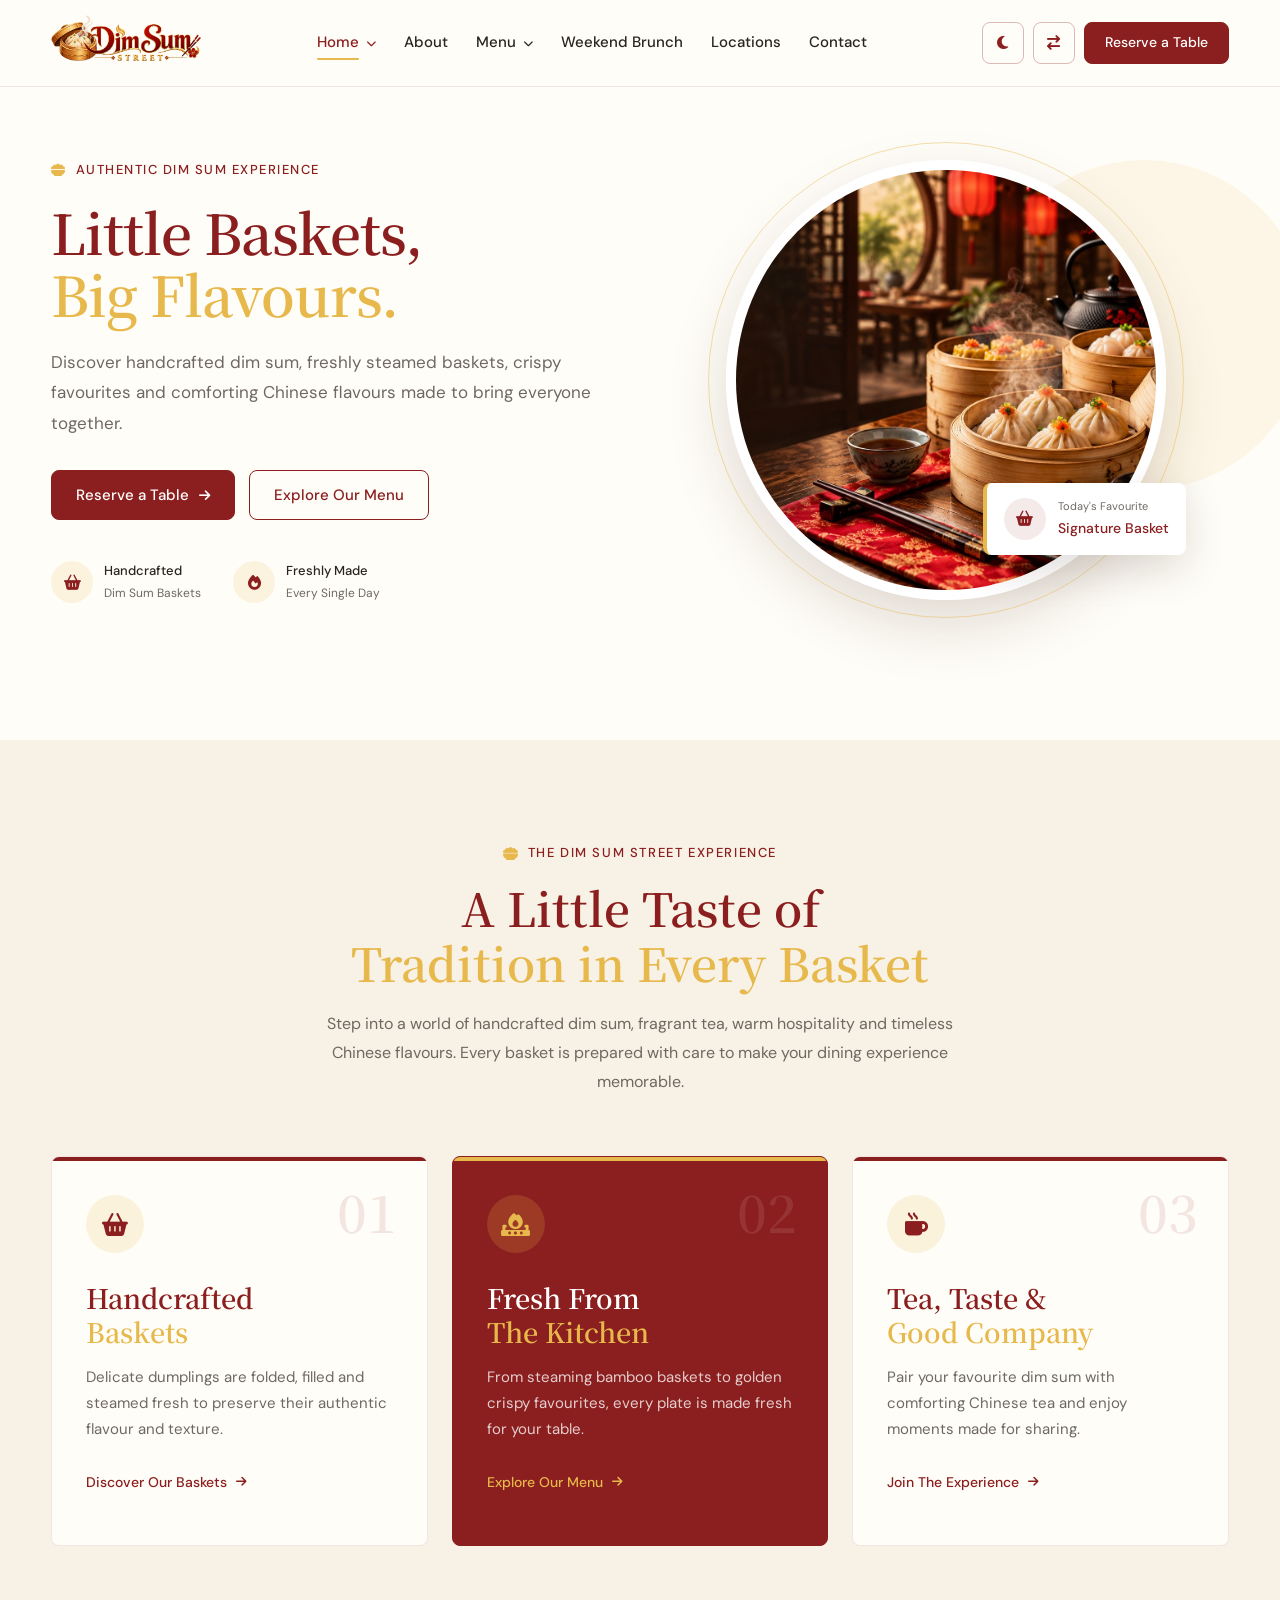
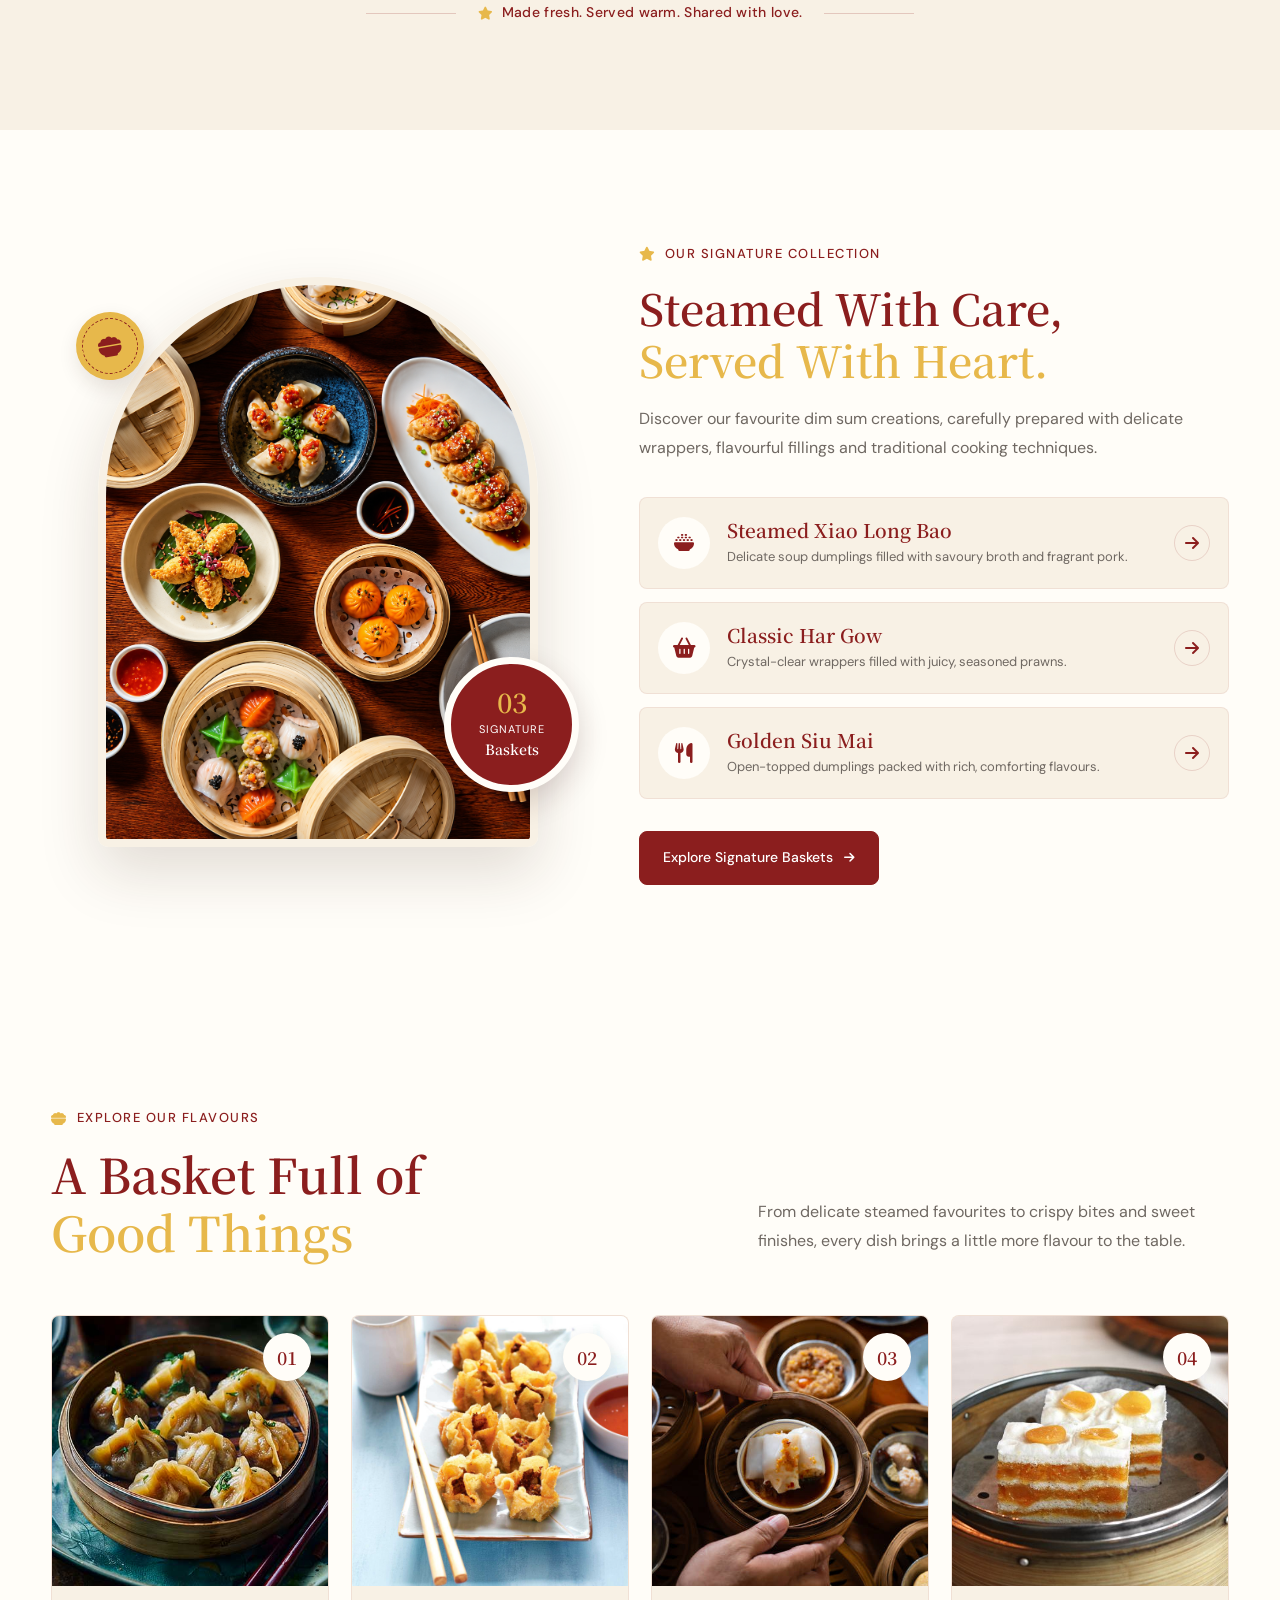
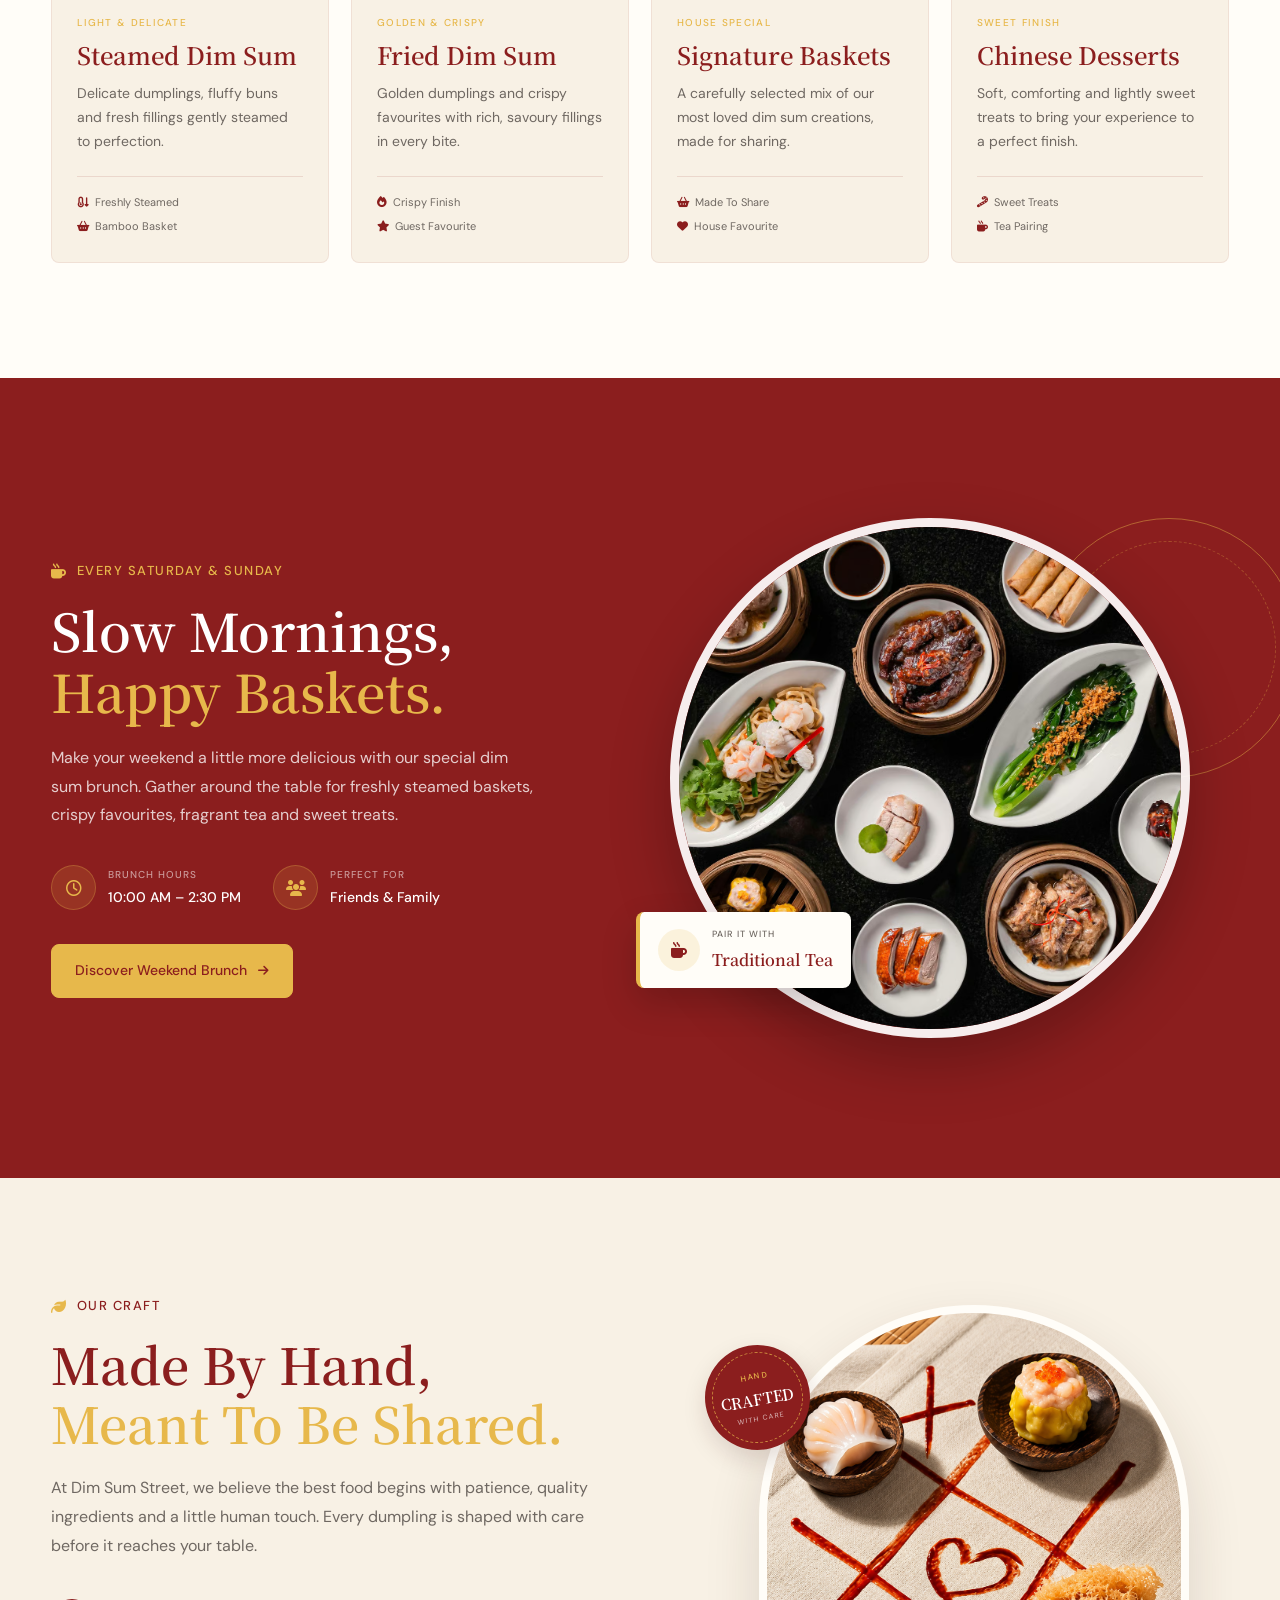
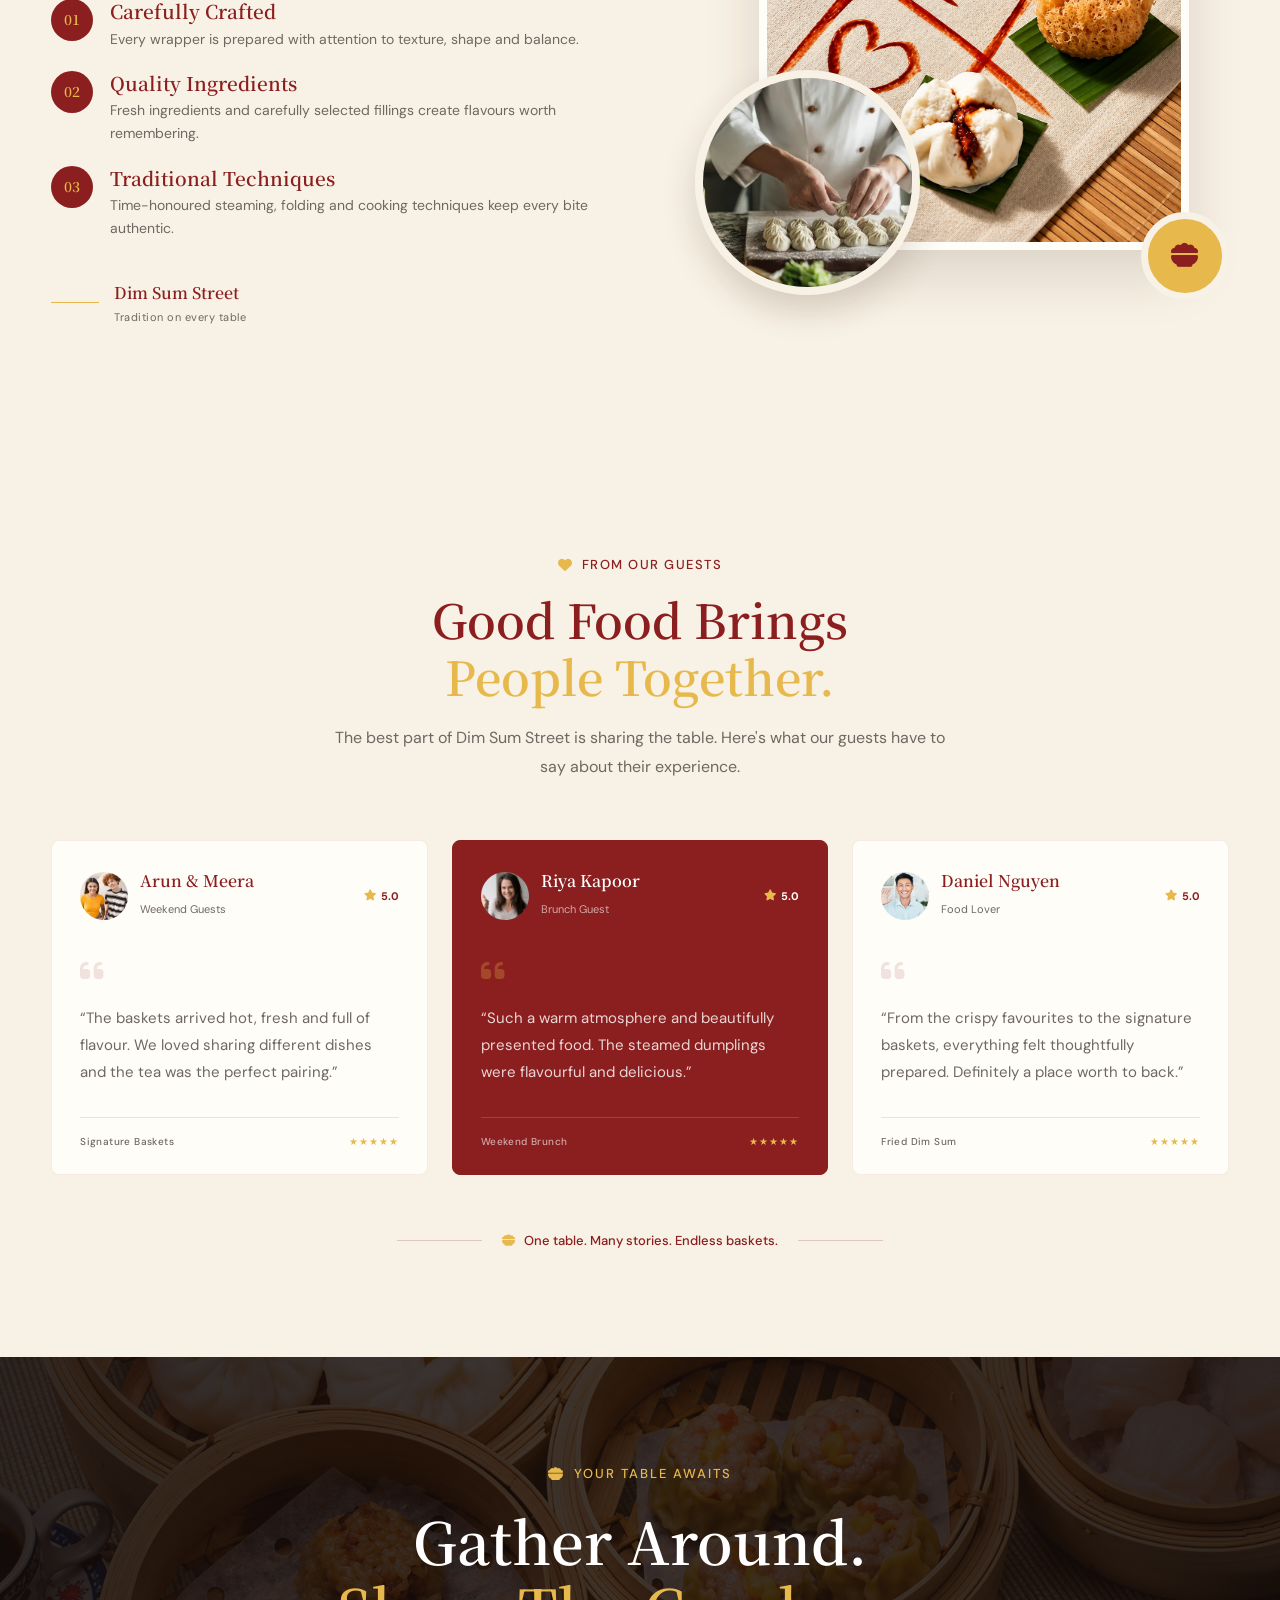
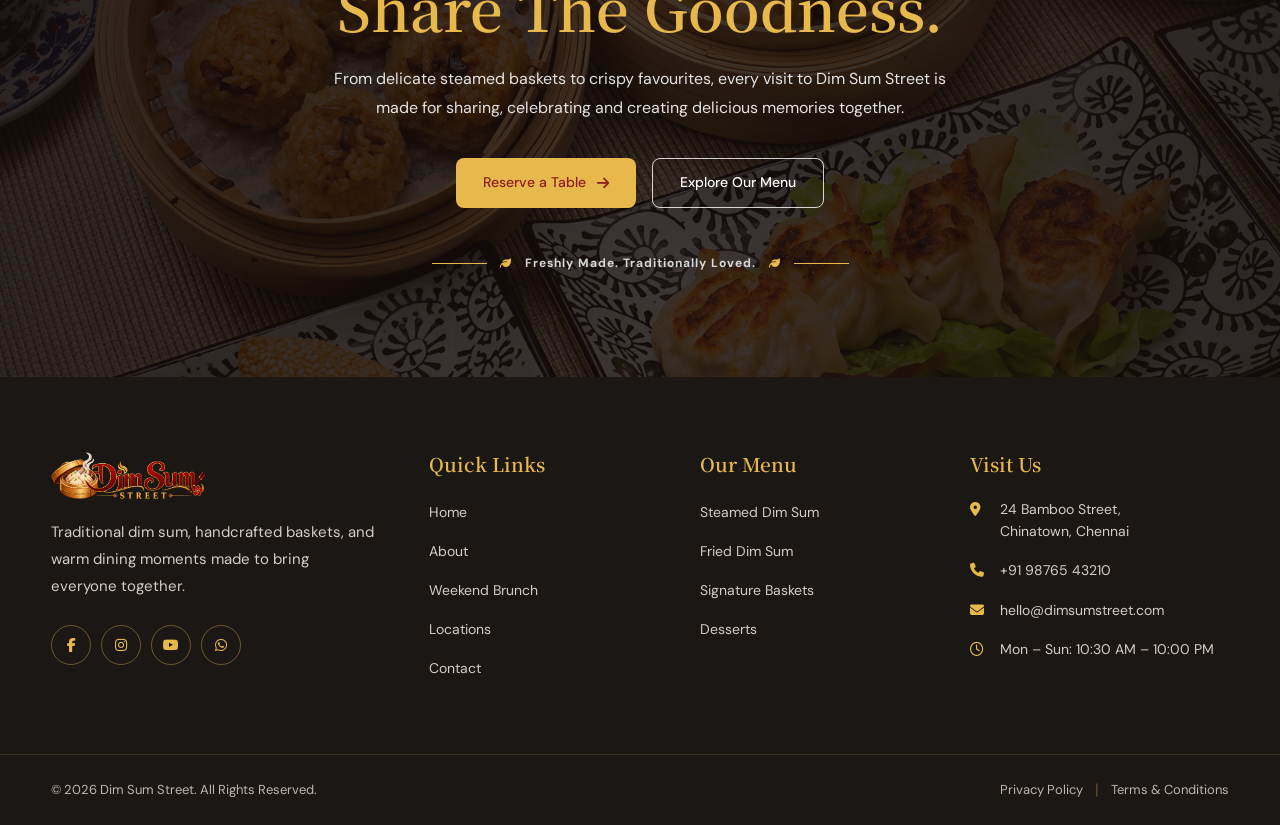
<file: index.html>
<!DOCTYPE html>
<html lang="en">

<head>
    <meta charset="UTF-8">
    <meta name="viewport" content="width=device-width, initial-scale=1.0">

    <title>Dim Sum Street</title>

    <!-- Favicon -->
    <link rel="icon" type="image/png" href="images/favicon.png">

    <!-- Google Fonts -->
    <link rel="preconnect" href="https://fonts.googleapis.com">
    <link rel="preconnect" href="https://fonts.gstatic.com" crossorigin>

    <link
        href="https://fonts.googleapis.com/css2?family=DM+Sans:wght@400;500&family=Noto+Serif+SC:wght@600&display=swap"
        rel="stylesheet">

    <!-- Font Awesome -->
    <link rel="stylesheet" href="https://cdnjs.cloudflare.com/ajax/libs/font-awesome/6.7.2/css/all.min.css">

    <!-- Main CSS -->
    <link rel="stylesheet" href="css/style.css">
</head>

<body>

    <!-- =========================
     HEADER
========================= -->
    <header class="site-header">
        <div class="header-container">

            <!-- Logo -->
            <a href="index.html" class="site-logo">
                <img src="images/logo.png" alt="Dim Sum Street">
            </a>

            <!-- Desktop Navigation -->
            <nav class="main-navigation">
                <ul class="nav-menu">

                    <!-- Home Dropdown -->
                    <li class="nav-item has-dropdown">
                        <a href="#" class="nav-link">
                            <span class="nav-text">Home</span>
                            <i class="fa-solid fa-chevron-down"></i>
                        </a>

                        <ul class="dropdown-menu">
                            <li>
                                <a href="index.html">Home 1</a>
                            </li>
                            <li>
                                <a href="home-2.html">Home 2</a>
                            </li>
                        </ul>
                    </li>

                    <!-- About -->
                    <li class="nav-item">
                        <a href="about.html" class="nav-link"><span class="nav-text">About</span></a>
                    </li>

                    <!-- Menu Dropdown -->
                    <li class="nav-item has-dropdown">
                        <a href="#" class="nav-link">
                            <span class="nav-text">Menu</span>
                            <i class="fa-solid fa-chevron-down"></i>
                        </a>

                        <ul class="dropdown-menu">
                            <li>
                                <a href="steamed-dim-sum.html">Steamed Dim Sum</a>
                            </li>
                            <li>
                                <a href="fried-dim-sum.html">Fried Dim Sum</a>
                            </li>
                            <li>
                                <a href="signature-baskets.html">Signature Baskets</a>
                            </li>
                            <li>
                                <a href="desserts.html">Desserts</a>
                            </li>
                        </ul>
                    </li>

                    <!-- Weekend Brunch -->
                    <li class="nav-item">
                        <a href="weekend-brunch.html" class="nav-link">
                            <span class="nav-text">Weekend Brunch</span>
                        </a>
                    </li>

                    <!-- Locations -->
                    <li class="nav-item">
                        <a href="locations.html" class="nav-link">
                            <span class="nav-text">Locations</span>
                        </a>
                    </li>

                    <!-- Contact -->
                    <li class="nav-item">
                        <a href="contact.html" class="nav-link">
                            <span class="nav-text">Contact</span>
                        </a>
                    </li>

                </ul>
            </nav>


            <!-- Desktop Header Actions -->
            <div class="header-actions">

                <!-- Dark Mode -->
                <button class="header-toggle theme-toggle" id="themeToggle" type="button" aria-label="Toggle dark mode">
                    <i class="fa-solid fa-moon"></i>
                </button>

                <!-- RTL -->
                <button class="header-toggle rtl-toggle" id="rtlToggle" type="button" aria-label="Toggle RTL mode">
                    <i class="fa-solid fa-arrow-right-arrow-left"></i>
                </button>

                <!-- Reserve Table -->
                <a href="booking.html" class="reserve-btn">
                    Reserve a Table
                </a>

            </div>


            <!-- Mobile Menu Toggle -->
            <button class="menu-toggle" id="menuToggle" type="button" aria-label="Open menu" aria-expanded="false">
                <span></span>
                <span></span>
                <span></span>
            </button>

        </div>


        <!-- Mobile Navigation -->
        <div class="mobile-menu" id="mobileMenu">

            <nav class="mobile-navigation">
                <ul class="mobile-nav-list">

                    <!-- Home -->
                    <li class="mobile-nav-item mobile-dropdown">
                        <button class="mobile-dropdown-btn" type="button">
                            <span>Home</span>
                            <i class="fa-solid fa-chevron-down"></i>
                        </button>

                        <ul class="mobile-dropdown-menu">
                            <li>
                                <a href="index.html">Home 1</a>
                            </li>
                            <li>
                                <a href="home-2.html">Home 2</a>
                            </li>
                        </ul>
                    </li>

                    <!-- About -->
                    <li class="mobile-nav-item">
                        <a href="about.html">About</a>
                    </li>

                    <!-- Menu -->
                    <li class="mobile-nav-item mobile-dropdown">
                        <button class="mobile-dropdown-btn" type="button">
                            <span>Menu</span>
                            <i class="fa-solid fa-chevron-down"></i>
                        </button>

                        <ul class="mobile-dropdown-menu">
                            <li>
                                <a href="steamed-dim-sum.html">
                                    Steamed Dim Sum
                                </a>
                            </li>

                            <li>
                                <a href="fried-dim-sum.html">
                                    Fried Dim Sum
                                </a>
                            </li>

                            <li>
                                <a href="signature-baskets.html">
                                    Signature Baskets
                                </a>
                            </li>

                            <li>
                                <a href="desserts.html">
                                    Desserts
                                </a>
                            </li>
                        </ul>
                    </li>

                    <!-- Weekend Brunch -->
                    <li class="mobile-nav-item">
                        <a href="weekend-brunch.html">
                            Weekend Brunch
                        </a>
                    </li>

                    <!-- Locations -->
                    <li class="mobile-nav-item">
                        <a href="locations.html">
                            Locations
                        </a>
                    </li>

                    <!-- Contact -->
                    <li class="mobile-nav-item">
                        <a href="contact.html">
                            Contact
                        </a>
                    </li>

                </ul>
            </nav>


            <!-- Mobile Actions -->
            <div class="mobile-actions">

                <div class="mobile-action-row">

                    <!-- Dark Mode -->
                    <button class="mobile-action-btn" id="mobileThemeToggle" type="button">
                        <span>
                            <i class="fa-solid fa-moon"></i>
                            Dark Mode
                        </span>

                        <i class="fa-solid fa-chevron-right"></i>
                    </button>

                    <!-- RTL -->
                    <button class="mobile-action-btn" id="mobileRtlToggle" type="button">
                        <span>
                            <i class="fa-solid fa-arrow-right-arrow-left"></i>
                            RTL Mode
                        </span>

                        <i class="fa-solid fa-chevron-right"></i>
                    </button>

                </div>

                <!-- Reserve -->
                <a href="booking.html" class="mobile-reserve-btn">
                    Reserve a Table
                </a>

            </div>

        </div>
    </header>

    <!-- =========================================
     HOME 1 - HERO SECTION
========================================= -->
    <section class="dimsum-hero">

        <div class="dimsum-hero-container">

            <!-- Hero Content -->
            <div class="dimsum-hero-content">

                <span class="dimsum-hero-label">
                    <i class="fa-solid fa-bowl-food"></i>
                    AUTHENTIC DIM SUM EXPERIENCE
                </span>

                <h1>
                    Little Baskets,
                    <span>Big Flavours.</span>
                </h1>

                <p>
                    Discover handcrafted dim sum, freshly steamed baskets,
                    crispy favourites and comforting Chinese flavours
                    made to bring everyone together.
                </p>

                <div class="dimsum-hero-buttons">

                    <a href="booking.html" class="hero-primary-btn">
                        Reserve a Table
                        <i class="fa-solid fa-arrow-right"></i>
                    </a>

                    <a href="steamed-dim-sum.html" class="hero-secondary-btn">
                        Explore Our Menu
                    </a>

                </div>

                <!-- Small Highlights -->
                <div class="dimsum-hero-highlights">

                    <div class="hero-highlight-item">

                        <div class="hero-highlight-icon">
                            <i class="fa-solid fa-basket-shopping"></i>
                        </div>

                        <div>
                            <strong>Handcrafted</strong>
                            <span>Dim Sum Baskets</span>
                        </div>

                    </div>


                    <div class="hero-highlight-item">

                        <div class="hero-highlight-icon">
                            <i class="fa-solid fa-fire"></i>
                        </div>

                        <div>
                            <strong>Freshly Made</strong>
                            <span>Every Single Day</span>
                        </div>

                    </div>

                </div>

            </div>


            <!-- Hero Visual -->
            <div class="dimsum-hero-visual">

                <div class="hero-image-wrapper">

                    <img src="images/hero-dim-sum.jpg" alt="Freshly prepared dim sum baskets">

                    <!-- Floating Basket Card -->
                    <div class="hero-floating-card">

                        <div class="floating-card-icon">
                            <i class="fa-solid fa-basket-shopping"></i>
                        </div>

                        <div class="floating-card-content">
                            <span>Today's Favourite</span>
                            <strong>Signature Basket</strong>
                        </div>

                    </div>

                </div>


                <!-- Decorative Circle -->
                <div class="hero-decorative-circle"></div>

            </div>

        </div>

    </section>

    <!-- =========================
     SECTION 2 - EXPERIENCE
========================= -->
    <section class="dimsum-experience-section">
        <div class="dimsum-experience-container">

            <!-- Section Heading -->
            <div class="dimsum-experience-heading">
                <span class="dimsum-experience-label">
                    <i class="fa-solid fa-bowl-food"></i>
                    THE DIM SUM STREET EXPERIENCE
                </span>

                <h2>
                    A Little Taste of
                    <span>Tradition in Every Basket</span>
                </h2>

                <p>
                    Step into a world of handcrafted dim sum, fragrant tea,
                    warm hospitality and timeless Chinese flavours. Every basket
                    is prepared with care to make your dining experience memorable.
                </p>
            </div>

            <!-- Experience Cards -->
            <div class="dimsum-experience-grid">

                <!-- Card 1 -->
                <div class="dimsum-experience-card">
                    <div class="dimsum-experience-icon">
                        <i class="fa-solid fa-basket-shopping"></i>
                    </div>

                    <span class="dimsum-experience-number">01</span>

                    <h3>
                        Handcrafted
                        <span>Baskets</span>
                    </h3>

                    <p>
                        Delicate dumplings are folded, filled and steamed fresh
                        to preserve their authentic flavour and texture.
                    </p>

                    <a href="signature-baskets.html" class="dimsum-experience-link">
                        Discover Our Baskets
                        <i class="fa-solid fa-arrow-right"></i>
                    </a>
                </div>

                <!-- Card 2 -->
                <div class="dimsum-experience-card featured">
                    <div class="dimsum-experience-icon">
                        <i class="fa-solid fa-fire-burner"></i>
                    </div>

                    <span class="dimsum-experience-number">02</span>

                    <h3>
                        Fresh From
                        <span>The Kitchen</span>
                    </h3>

                    <p>
                        From steaming bamboo baskets to golden crispy favourites,
                        every plate is made fresh for your table.
                    </p>

                    <a href="steamed-dim-sum.html" class="dimsum-experience-link">
                        Explore Our Menu
                        <i class="fa-solid fa-arrow-right"></i>
                    </a>
                </div>

                <!-- Card 3 -->
                <div class="dimsum-experience-card">
                    <div class="dimsum-experience-icon">
                        <i class="fa-solid fa-mug-hot"></i>
                    </div>

                    <span class="dimsum-experience-number">03</span>

                    <h3>
                        Tea, Taste &
                        <span>Good Company</span>
                    </h3>

                    <p>
                        Pair your favourite dim sum with comforting Chinese tea
                        and enjoy moments made for sharing.
                    </p>

                    <a href="weekend-brunch.html" class="dimsum-experience-link">
                        Join The Experience
                        <i class="fa-solid fa-arrow-right"></i>
                    </a>
                </div>

            </div>

            <!-- Bottom Highlight -->
            <div class="dimsum-experience-bottom">
                <div class="dimsum-experience-line"></div>

                <p>
                    <i class="fa-solid fa-star"></i>
                    Made fresh. Served warm. Shared with love.
                </p>

                <div class="dimsum-experience-line"></div>
            </div>

        </div>
    </section>

    <!-- =========================
     SECTION 3 - SIGNATURE DIM SUM
========================= -->
    <section class="signature-dimsum-section">
        <div class="signature-dimsum-container">

            <!-- Left Visual -->
            <div class="signature-dimsum-visual">

                <div class="signature-dimsum-image">
                    <img src="images/signature-dim-sum.jpg" alt="Signature Dim Sum">
                </div>

                <div class="signature-dimsum-badge">
                    <span>03</span>
                    <small>Signature</small>
                    <strong>Baskets</strong>
                </div>

                <div class="signature-dimsum-stamp">
                    <i class="fa-solid fa-bowl-food"></i>
                </div>

            </div>

            <!-- Right Content -->
            <div class="signature-dimsum-content">

                <span class="signature-dimsum-label">
                    <i class="fa-solid fa-star"></i>
                    OUR SIGNATURE COLLECTION
                </span>

                <h2>
                    Steamed With Care,
                    <span>Served With Heart.</span>
                </h2>

                <p class="signature-dimsum-intro">
                    Discover our favourite dim sum creations, carefully prepared
                    with delicate wrappers, flavourful fillings and traditional
                    cooking techniques.
                </p>

                <!-- Dish List -->
                <div class="signature-dimsum-list">

                    <div class="signature-dimsum-item">
                        <div class="signature-dimsum-item-icon">
                            <i class="fa-solid fa-bowl-rice"></i>
                        </div>

                        <div class="signature-dimsum-item-content">
                            <h3>Steamed Xiao Long Bao</h3>
                            <p>
                                Delicate soup dumplings filled with savoury broth
                                and fragrant pork.
                            </p>
                        </div>

                        <span class="signature-dimsum-item-arrow">
                            <i class="fa-solid fa-arrow-right"></i>
                        </span>
                    </div>

                    <div class="signature-dimsum-item">
                        <div class="signature-dimsum-item-icon">
                            <i class="fa-solid fa-basket-shopping"></i>
                        </div>

                        <div class="signature-dimsum-item-content">
                            <h3>Classic Har Gow</h3>
                            <p>
                                Crystal-clear wrappers filled with juicy,
                                seasoned prawns.
                            </p>
                        </div>

                        <span class="signature-dimsum-item-arrow">
                            <i class="fa-solid fa-arrow-right"></i>
                        </span>
                    </div>

                    <div class="signature-dimsum-item">
                        <div class="signature-dimsum-item-icon">
                            <i class="fa-solid fa-utensils"></i>
                        </div>

                        <div class="signature-dimsum-item-content">
                            <h3>Golden Siu Mai</h3>
                            <p>
                                Open-topped dumplings packed with rich,
                                comforting flavours.
                            </p>
                        </div>

                        <span class="signature-dimsum-item-arrow">
                            <i class="fa-solid fa-arrow-right"></i>
                        </span>
                    </div>

                </div>

                <a href="signature-baskets.html" class="signature-dimsum-button">
                    Explore Signature Baskets
                    <i class="fa-solid fa-arrow-right"></i>
                </a>

            </div>

        </div>
    </section>

    <!-- =========================
     SECTION 4 - DIM SUM FAVOURITES
========================= -->
    <section class="street-favourites-section">
        <div class="street-favourites-container">

            <!-- Section Heading -->
            <div class="street-favourites-header">

                <div class="street-favourites-title">
                    <span class="street-favourites-label">
                        <i class="fa-solid fa-bowl-food"></i>
                        EXPLORE OUR FLAVOURS
                    </span>

                    <h2>
                        A Basket Full of
                        <span>Good Things</span>
                    </h2>
                </div>

                <p class="street-favourites-intro">
                    From delicate steamed favourites to crispy bites and
                    sweet finishes, every dish brings a little more flavour
                    to the table.
                </p>

            </div>


            <!-- Favourite Cards -->
            <div class="street-favourites-grid">

                <!-- Card 01 -->
                <article class="street-favourite-card">

                    <div class="street-favourite-image">
                        <img src="images/steamed-dim-sum.jpg" alt="Steamed Dim Sum">

                        <span class="street-favourite-number">01</span>
                    </div>

                    <div class="street-favourite-content">

                        <span class="street-favourite-category">
                            LIGHT & DELICATE
                        </span>

                        <h3>Steamed Dim Sum</h3>

                        <p>
                            Delicate dumplings, fluffy buns and fresh fillings
                            gently steamed to perfection.
                        </p>

                        <div class="street-favourite-meta">
                            <span>
                                <i class="fa-solid fa-temperature-arrow-down"></i>
                                Freshly Steamed
                            </span>

                            <span>
                                <i class="fa-solid fa-basket-shopping"></i>
                                Bamboo Basket
                            </span>
                        </div>

                    </div>

                </article>


                <!-- Card 02 -->
                <article class="street-favourite-card">

                    <div class="street-favourite-image">
                        <img src="images/fried-dim-sum.jpg" alt="Fried Dim Sum">

                        <span class="street-favourite-number">02</span>
                    </div>

                    <div class="street-favourite-content">

                        <span class="street-favourite-category">
                            GOLDEN & CRISPY
                        </span>

                        <h3>Fried Dim Sum</h3>

                        <p>
                            Golden dumplings and crispy favourites with rich,
                            savoury fillings in every bite.
                        </p>

                        <div class="street-favourite-meta">
                            <span>
                                <i class="fa-solid fa-fire"></i>
                                Crispy Finish
                            </span>

                            <span>
                                <i class="fa-solid fa-star"></i>
                                Guest Favourite
                            </span>
                        </div>

                    </div>

                </article>


                <!-- Card 03 -->
                <article class="street-favourite-card">

                    <div class="street-favourite-image">
                        <img src="images/signature-basket.jpg" alt="Signature Dim Sum Basket">

                        <span class="street-favourite-number">03</span>
                    </div>

                    <div class="street-favourite-content">

                        <span class="street-favourite-category">
                            HOUSE SPECIAL
                        </span>

                        <h3>Signature Baskets</h3>

                        <p>
                            A carefully selected mix of our most loved dim sum
                            creations, made for sharing.
                        </p>

                        <div class="street-favourite-meta">
                            <span>
                                <i class="fa-solid fa-basket-shopping"></i>
                                Made To Share
                            </span>

                            <span>
                                <i class="fa-solid fa-heart"></i>
                                House Favourite
                            </span>
                        </div>

                    </div>

                </article>


                <!-- Card 04 -->
                <article class="street-favourite-card">

                    <div class="street-favourite-image">
                        <img src="images/dim-sum-desserts.jpg" alt="Dim Sum Desserts">

                        <span class="street-favourite-number">04</span>
                    </div>

                    <div class="street-favourite-content">

                        <span class="street-favourite-category">
                            SWEET FINISH
                        </span>

                        <h3>Chinese Desserts</h3>

                        <p>
                            Soft, comforting and lightly sweet treats to bring
                            your experience to a perfect finish.
                        </p>

                        <div class="street-favourite-meta">
                            <span>
                                <i class="fa-solid fa-candy-cane"></i>
                                Sweet Treats
                            </span>

                            <span>
                                <i class="fa-solid fa-mug-hot"></i>
                                Tea Pairing
                            </span>
                        </div>

                    </div>

                </article>

            </div>

        </div>
    </section>

    <!-- =========================
     SECTION 5 - WEEKEND BRUNCH
========================= -->
    <section class="brunch-highlight-section">
        <div class="brunch-highlight-container">

            <!-- Left Content -->
            <div class="brunch-highlight-content">

                <span class="brunch-highlight-label">
                    <i class="fa-solid fa-mug-hot"></i>
                    EVERY SATURDAY & SUNDAY
                </span>

                <h2>
                    Slow Mornings,
                    <span>Happy Baskets.</span>
                </h2>

                <p class="brunch-highlight-description">
                    Make your weekend a little more delicious with our special
                    dim sum brunch. Gather around the table for freshly steamed
                    baskets, crispy favourites, fragrant tea and sweet treats.
                </p>

                <!-- Brunch Details -->
                <div class="brunch-highlight-details">

                    <div class="brunch-detail-item">
                        <div class="brunch-detail-icon">
                            <i class="fa-regular fa-clock"></i>
                        </div>

                        <div>
                            <span>BRUNCH HOURS</span>
                            <strong>10:00 AM – 2:30 PM</strong>
                        </div>
                    </div>

                    <div class="brunch-detail-item">
                        <div class="brunch-detail-icon">
                            <i class="fa-solid fa-users"></i>
                        </div>

                        <div>
                            <span>PERFECT FOR</span>
                            <strong>Friends & Family</strong>
                        </div>
                    </div>

                </div>

                <a href="weekend-brunch.html" class="brunch-highlight-button">
                    Discover Weekend Brunch
                    <i class="fa-solid fa-arrow-right"></i>
                </a>

            </div>


            <!-- Right Visual -->
            <div class="brunch-highlight-visual">

                <div class="brunch-main-image">
                    <img src="images/weekend-brunch.jpg" alt="Weekend Dim Sum Brunch">
                </div>

                <!-- Floating Tea Card -->
                <div class="brunch-tea-card">
                    <div class="brunch-tea-icon">
                        <i class="fa-solid fa-mug-hot"></i>
                    </div>

                    <div>
                        <span>PAIR IT WITH</span>
                        <strong>Traditional Tea</strong>
                    </div>
                </div>

                <!-- Decorative Circle -->
                <div class="brunch-decorative-circle"></div>

            </div>

        </div>
    </section>

    <!-- =========================
     SECTION 6 - OUR CRAFT
========================= -->
    <section class="craft-story-section">
        <div class="craft-story-container">

            <!-- Left Content -->
            <div class="craft-story-content">

                <span class="craft-story-label">
                    <i class="fa-solid fa-leaf"></i>
                    OUR CRAFT
                </span>

                <h2>
                    Made By Hand,
                    <span>Meant To Be Shared.</span>
                </h2>

                <p class="craft-story-intro">
                    At Dim Sum Street, we believe the best food begins with
                    patience, quality ingredients and a little human touch.
                    Every dumpling is shaped with care before it reaches your
                    table.
                </p>

                <!-- Craft Points -->
                <div class="craft-story-points">

                    <div class="craft-story-point">
                        <span class="craft-story-point-number">01</span>

                        <div>
                            <h3>Carefully Crafted</h3>
                            <p>
                                Every wrapper is prepared with attention to
                                texture, shape and balance.
                            </p>
                        </div>
                    </div>

                    <div class="craft-story-point">
                        <span class="craft-story-point-number">02</span>

                        <div>
                            <h3>Quality Ingredients</h3>
                            <p>
                                Fresh ingredients and carefully selected fillings
                                create flavours worth remembering.
                            </p>
                        </div>
                    </div>

                    <div class="craft-story-point">
                        <span class="craft-story-point-number">03</span>

                        <div>
                            <h3>Traditional Techniques</h3>
                            <p>
                                Time-honoured steaming, folding and cooking
                                techniques keep every bite authentic.
                            </p>
                        </div>
                    </div>

                </div>

                <div class="craft-story-signature">
                    <span class="craft-story-line"></span>

                    <div>
                        <strong>Dim Sum Street</strong>
                        <small>Tradition on every table</small>
                    </div>
                </div>

            </div>


            <!-- Right Visual -->
            <div class="craft-story-visual">

                <div class="craft-story-main-image">
                    <img src="images/dim-sum-craft.jpg" alt="Handcrafted Dim Sum">
                </div>

                <div class="craft-story-small-image">
                    <img src="images/dim-sum-preparation.jpg" alt="Dim Sum Preparation">
                </div>

                <div class="craft-story-circle">
                    <i class="fa-solid fa-bowl-food"></i>
                </div>

                <div class="craft-story-stamp">
                    <span>HAND</span>
                    <strong>CRAFTED</strong>
                    <small>WITH CARE</small>
                </div>

            </div>

        </div>
    </section>

    <!-- =========================
     SECTION 7 - GUESTBOOK
========================= -->
    <section class="street-guestbook-section">
        <div class="street-guestbook-container">

            <!-- Heading -->
            <div class="street-guestbook-heading">

                <span class="street-guestbook-label">
                    <i class="fa-solid fa-heart"></i>
                    FROM OUR GUESTS
                </span>

                <h2>
                    Good Food Brings
                    <span>People Together.</span>
                </h2>

                <p>
                    The best part of Dim Sum Street is sharing the table.
                    Here's what our guests have to say about their experience.
                </p>

            </div>


            <!-- Reviews -->
            <div class="street-guestbook-grid">

                <!-- Review 1 -->
                <article class="street-review-card">

                    <div class="street-review-top">
                        <div class="street-review-avatar">
                            <img src="images/c1.jpg" alt="Arun & Meera">
                        </div>

                        <div class="street-review-person">
                            <h3>Arun & Meera</h3>
                            <span>Weekend Guests</span>
                        </div>

                        <div class="street-review-rating">
                            <i class="fa-solid fa-star"></i>
                            <strong>5.0</strong>
                        </div>
                    </div>

                    <div class="street-review-quote">
                        <i class="fa-solid fa-quote-left"></i>
                    </div>

                    <p class="street-review-text">
                        “The baskets arrived hot, fresh and full of flavour.
                        We loved sharing different dishes and the tea was
                        the perfect pairing.”
                    </p>

                    <div class="street-review-footer">
                        <span>Signature Baskets</span>
                        <span>★★★★★</span>
                    </div>

                </article>


                <!-- Review 2 -->
                <article class="street-review-card featured">

                    <div class="street-review-top">
                        <div class="street-review-avatar">
                            <img src="images/c2.jpg" alt="Riya">
                        </div>

                        <div class="street-review-person">
                            <h3>Riya Kapoor</h3>
                            <span>Brunch Guest</span>
                        </div>

                        <div class="street-review-rating">
                            <i class="fa-solid fa-star"></i>
                            <strong>5.0</strong>
                        </div>
                    </div>

                    <div class="street-review-quote">
                        <i class="fa-solid fa-quote-left"></i>
                    </div>

                    <p class="street-review-text">
                        “Such a warm atmosphere and beautifully presented food.
                        The steamed dumplings were flavourful and delicious.”
                    </p>

                    <div class="street-review-footer">
                        <span>Weekend Brunch</span>
                        <span>★★★★★</span>
                    </div>

                </article>


                <!-- Review 3 -->
                <article class="street-review-card">

                    <div class="street-review-top">
                        <div class="street-review-avatar">
                            <img src="images/c3.jpg" alt="Daniel">
                        </div>

                        <div class="street-review-person">
                            <h3>Daniel Nguyen</h3>
                            <span>Food Lover</span>
                        </div>

                        <div class="street-review-rating">
                            <i class="fa-solid fa-star"></i>
                            <strong>5.0</strong>
                        </div>
                    </div>

                    <div class="street-review-quote">
                        <i class="fa-solid fa-quote-left"></i>
                    </div>

                    <p class="street-review-text">
                        “From the crispy favourites to the signature baskets,
                        everything felt thoughtfully prepared. Definitely a
                        place worth to back.”
                    </p>

                    <div class="street-review-footer">
                        <span>Fried Dim Sum</span>
                        <span>★★★★★</span>
                    </div>

                </article>

            </div>


            <!-- Bottom Statement -->
            <div class="street-guestbook-bottom">

                <div class="street-guestbook-line"></div>

                <div class="street-guestbook-message">
                    <i class="fa-solid fa-bowl-food"></i>
                    <span>One table. Many stories. Endless baskets.</span>
                </div>

                <div class="street-guestbook-line"></div>

            </div>

        </div>
    </section>

    <!-- =========================
     SECTION 8 - FINAL CTA
========================= -->
    <section class="street-final-cta">

        <div class="street-final-cta-overlay"></div>

        <div class="street-final-cta-content">

            <span class="street-final-cta-label">
                <i class="fa-solid fa-bowl-food"></i>
                YOUR TABLE AWAITS
            </span>

            <h2>
                Gather Around.
                <span>Share The Goodness.</span>
            </h2>

            <p>
                From delicate steamed baskets to crispy favourites,
                every visit to Dim Sum Street is made for sharing,
                celebrating and creating delicious memories together.
            </p>

            <div class="street-final-cta-buttons">

                <a href="booking.html" class="street-final-cta-primary">
                    Reserve a Table
                    <i class="fa-solid fa-arrow-right"></i>
                </a>

                <a href="steamed-dim-sum.html" class="street-final-cta-secondary">
                    Explore Our Menu
                </a>

            </div>

            <div class="street-final-cta-note">
                <span></span>
                <i class="fa-solid fa-leaf"></i>
                <strong>Freshly Made. Traditionally Loved.</strong>
                <i class="fa-solid fa-leaf"></i>
                <span></span>
            </div>

        </div>

    </section>

    <!-- =========================
     FOOTER
========================= -->
    <footer class="site-footer">

        <div class="footer-main">
            <div class="footer-container">

                <!-- Brand -->
                <div class="footer-brand">

                    <a href="index.html" class="footer-logo">
                        <img src="images/logo.png" alt="Dim Sum Street">
                    </a>

                    <p class="footer-description">
                        Traditional dim sum, handcrafted baskets, and
                        warm dining moments made to bring everyone together.
                    </p>

                    <!-- Social Links -->
                    <div class="footer-socials">

                        <a href="#" aria-label="Facebook">
                            <i class="fa-brands fa-facebook-f"></i>
                        </a>

                        <a href="#" aria-label="Instagram">
                            <i class="fa-brands fa-instagram"></i>
                        </a>

                        <a href="#" aria-label="Youtube">
                            <i class="fa-brands fa-youtube"></i>
                        </a>

                        <a href="#" aria-label="WhatsApp">
                            <i class="fa-brands fa-whatsapp"></i>
                        </a>

                    </div>

                </div>


                <!-- Quick Links -->
                <div class="footer-column">

                    <h3>Quick Links</h3>

                    <ul>
                        <li>
                            <a href="index.html">Home</a>
                        </li>

                        <li>
                            <a href="about.html">About</a>
                        </li>

                        <li>
                            <a href="weekend-brunch.html">
                                Weekend Brunch
                            </a>
                        </li>

                        <li>
                            <a href="locations.html">Locations</a>
                        </li>

                        <li>
                            <a href="contact.html">Contact</a>
                        </li>
                    </ul>

                </div>


                <!-- Our Menu -->
                <div class="footer-column">

                    <h3>Our Menu</h3>

                    <ul>
                        <li>
                            <a href="steamed-dim-sum.html">
                                Steamed Dim Sum
                            </a>
                        </li>

                        <li>
                            <a href="fried-dim-sum.html">
                                Fried Dim Sum
                            </a>
                        </li>

                        <li>
                            <a href="signature-baskets.html">
                                Signature Baskets
                            </a>
                        </li>

                        <li>
                            <a href="desserts.html">
                                Desserts
                            </a>
                        </li>
                    </ul>

                </div>


                <!-- Contact -->
                <div class="footer-column footer-contact">

                    <h3>Visit Us</h3>

                    <div class="footer-contact-item">

                        <i class="fa-solid fa-location-dot"></i>

                        <p>
                            24 Bamboo Street,<br>
                            Chinatown, Chennai
                        </p>

                    </div>

                    <div class="footer-contact-item">

                        <i class="fa-solid fa-phone"></i>

                        <a href="tel:+919876543210">
                            +91 98765 43210
                        </a>

                    </div>

                    <div class="footer-contact-item">

                        <i class="fa-solid fa-envelope"></i>

                        <a href="mailto:hello@dimsumstreet.com">
                            hello@dimsumstreet.com
                        </a>

                    </div>

                    <div class="footer-contact-item">

                        <i class="fa-regular fa-clock"></i>

                        <p>
                            Mon – Sun: 10:30 AM – 10:00 PM
                        </p>

                    </div>

                </div>

            </div>
        </div>


        <!-- Footer Bottom -->
        <div class="footer-bottom">

            <div class="footer-bottom-container">

                <p>
                    © 2026 Dim Sum Street. All Rights Reserved.
                </p>

                <div class="footer-bottom-links">

                    <a href="#">Privacy Policy</a>

                    <span>|</span>

                    <a href="#">Terms & Conditions</a>

                </div>

            </div>

        </div>

    </footer>


    <script src="js/main.js"></script>

</body>

</html>
</file>
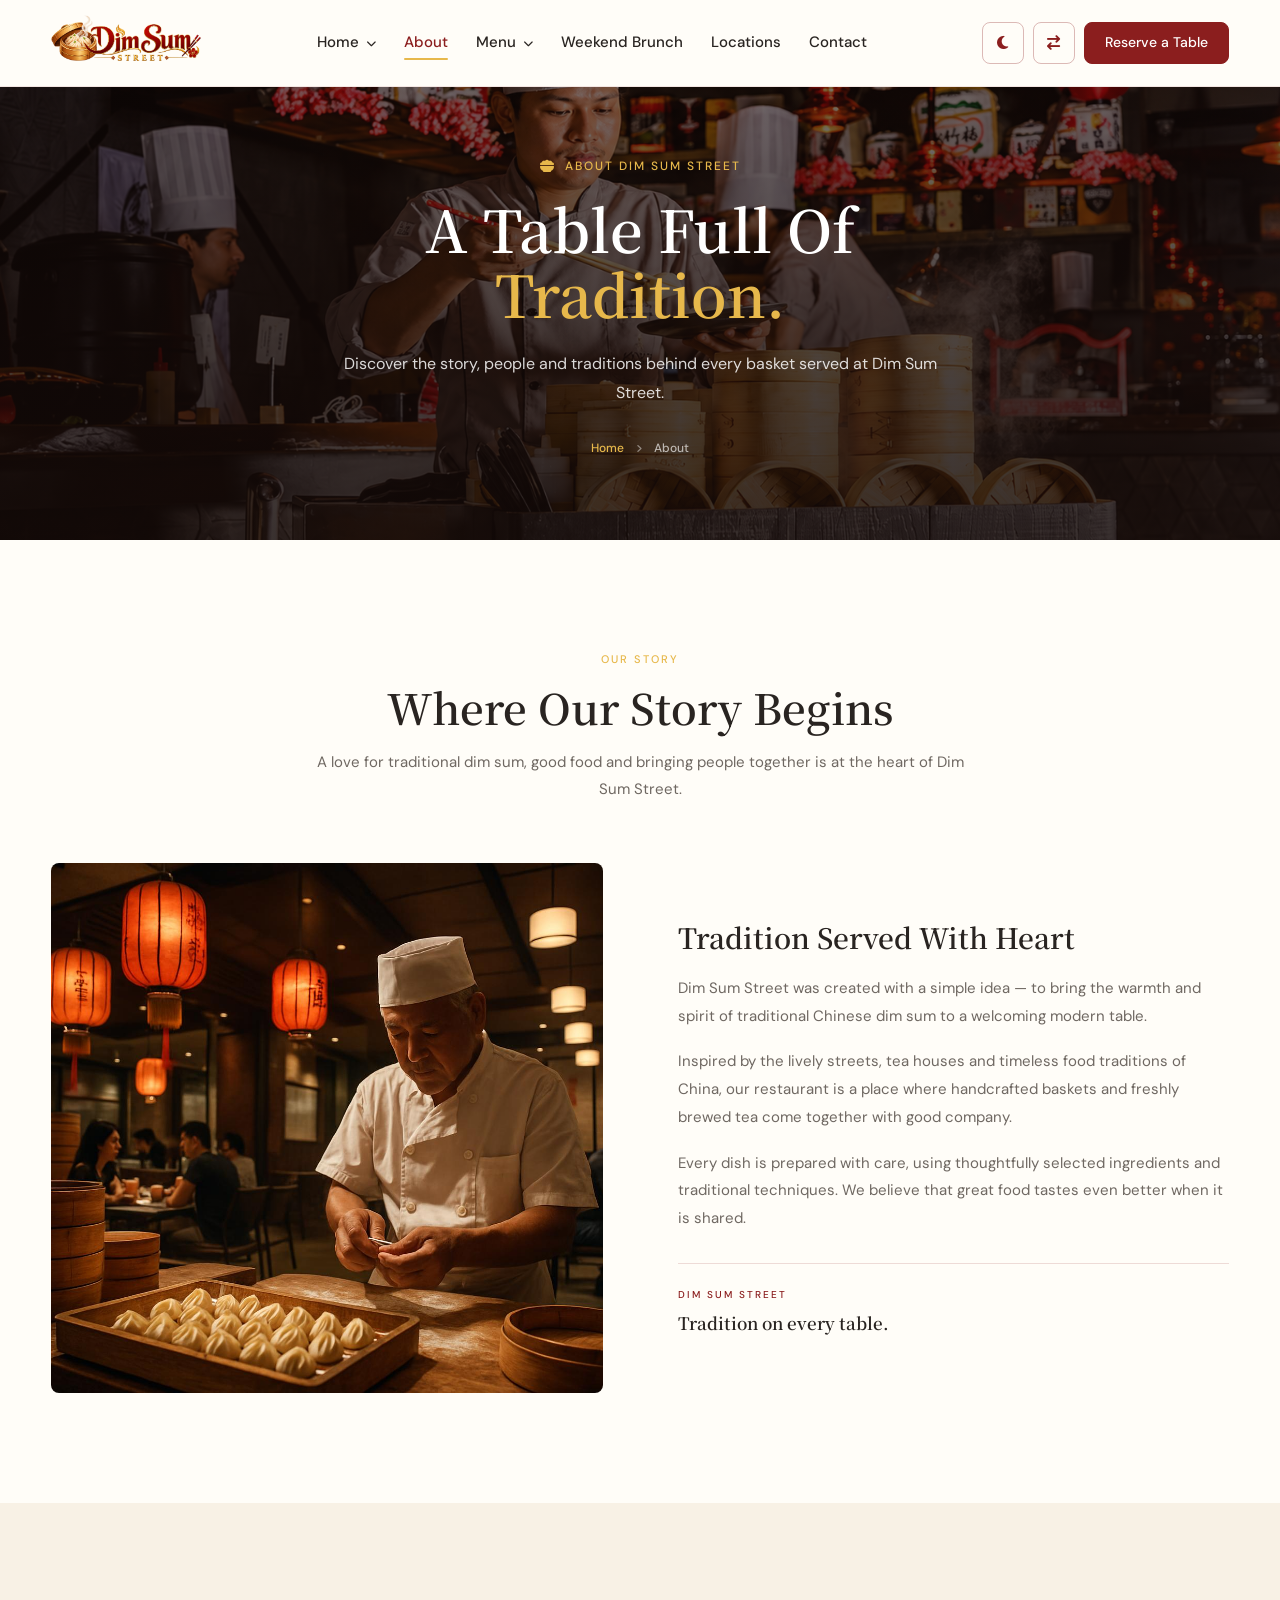
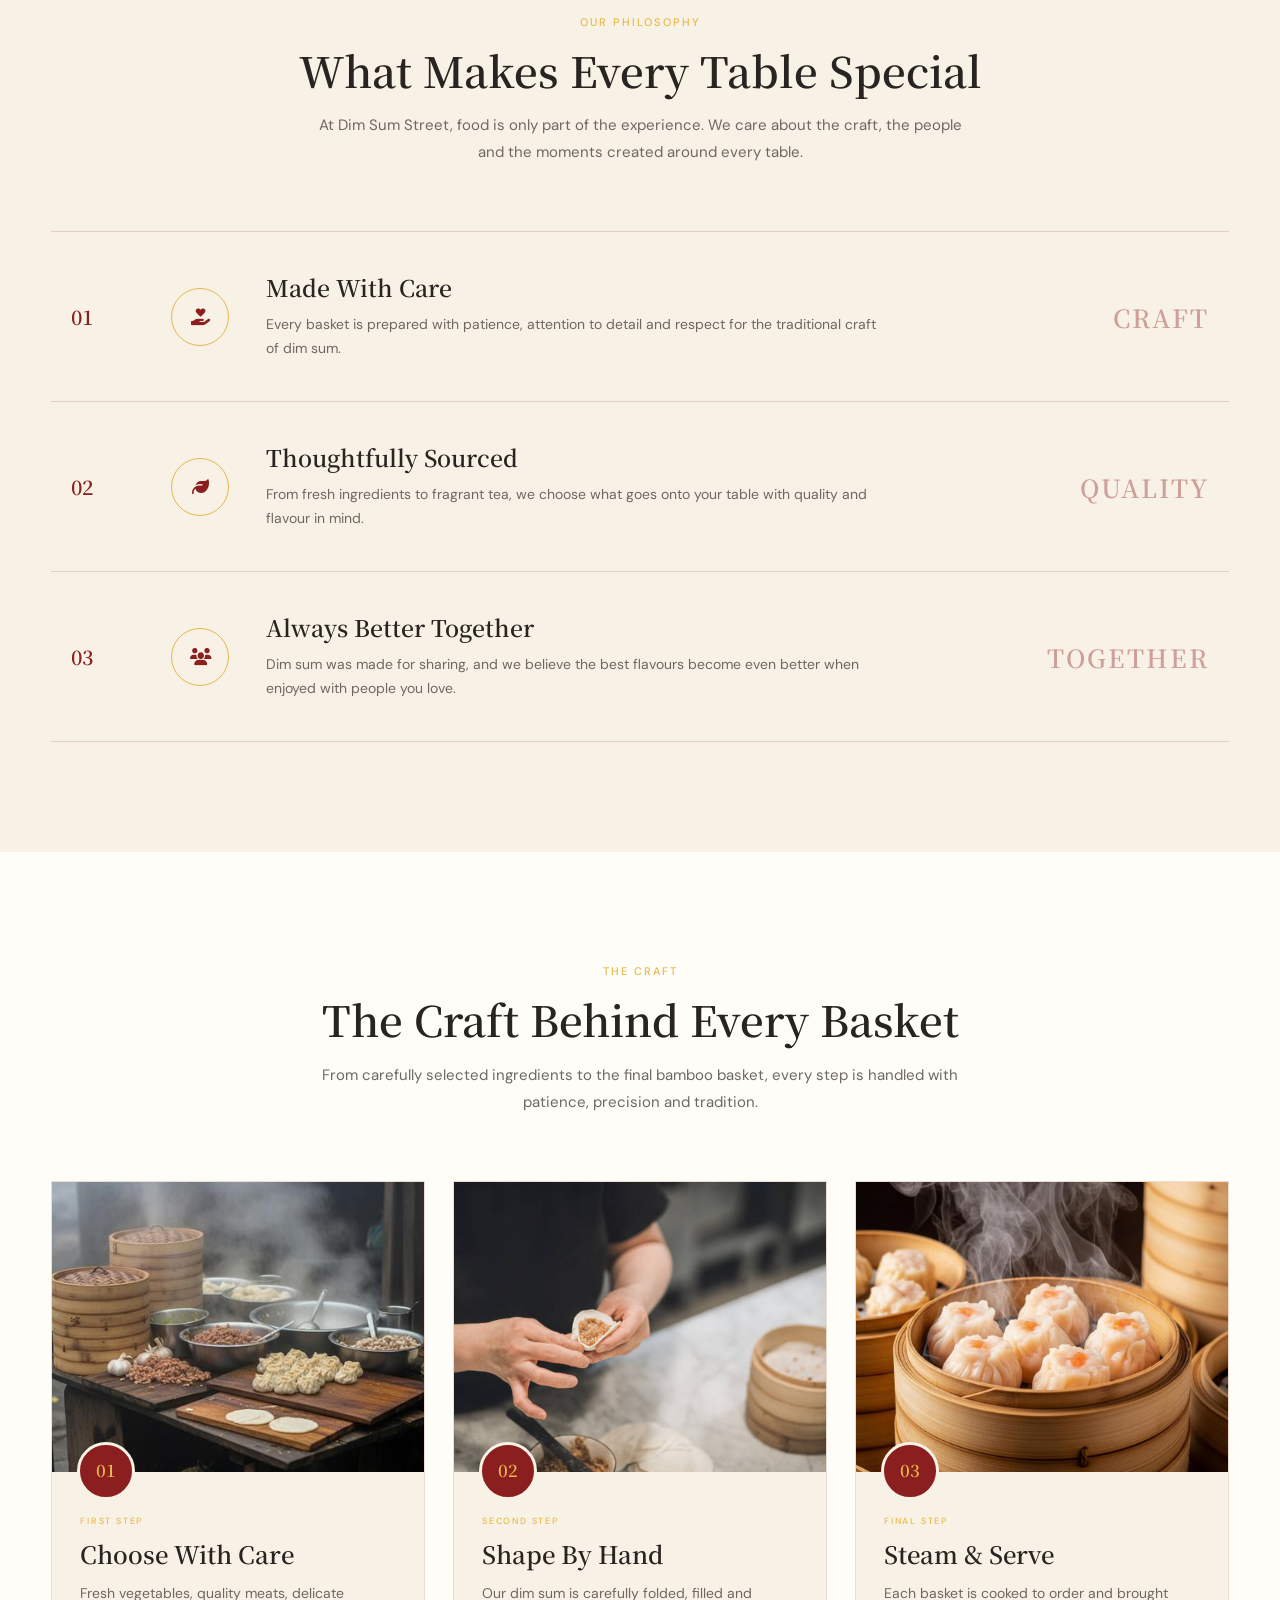
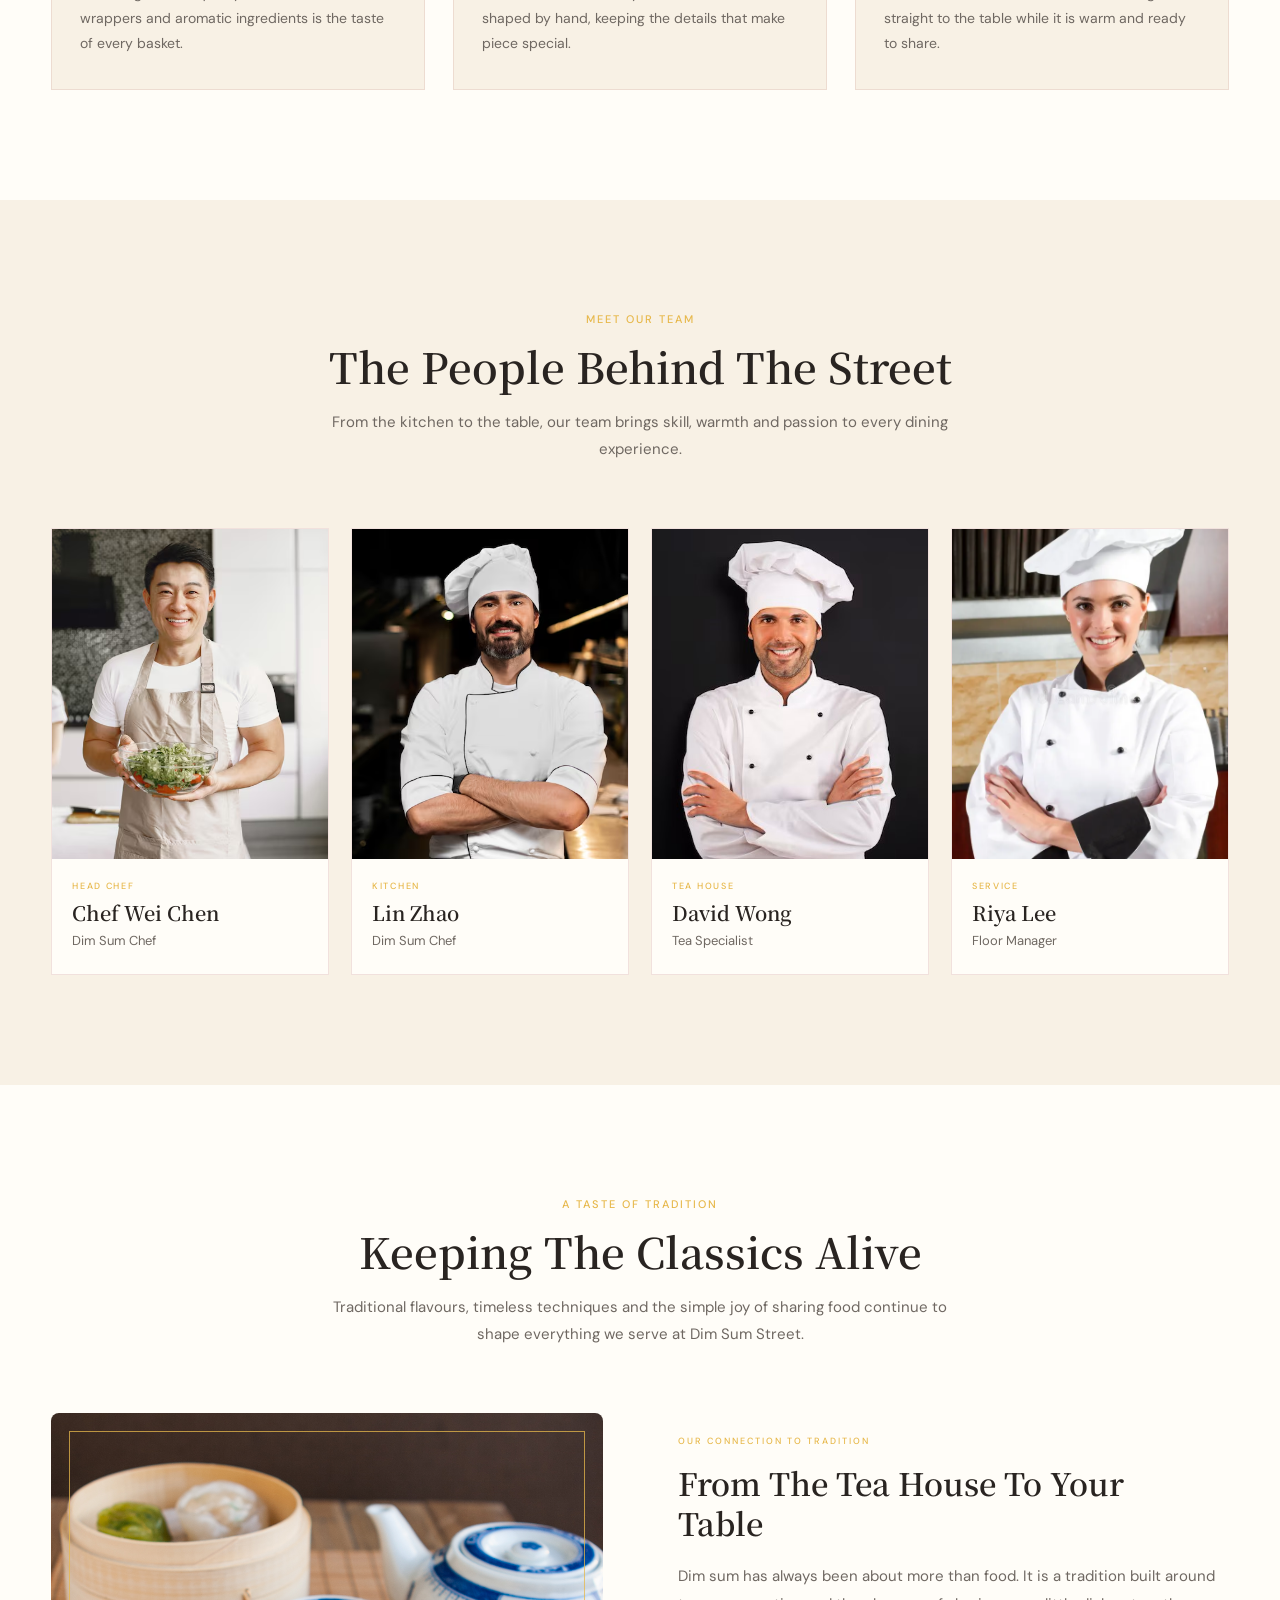
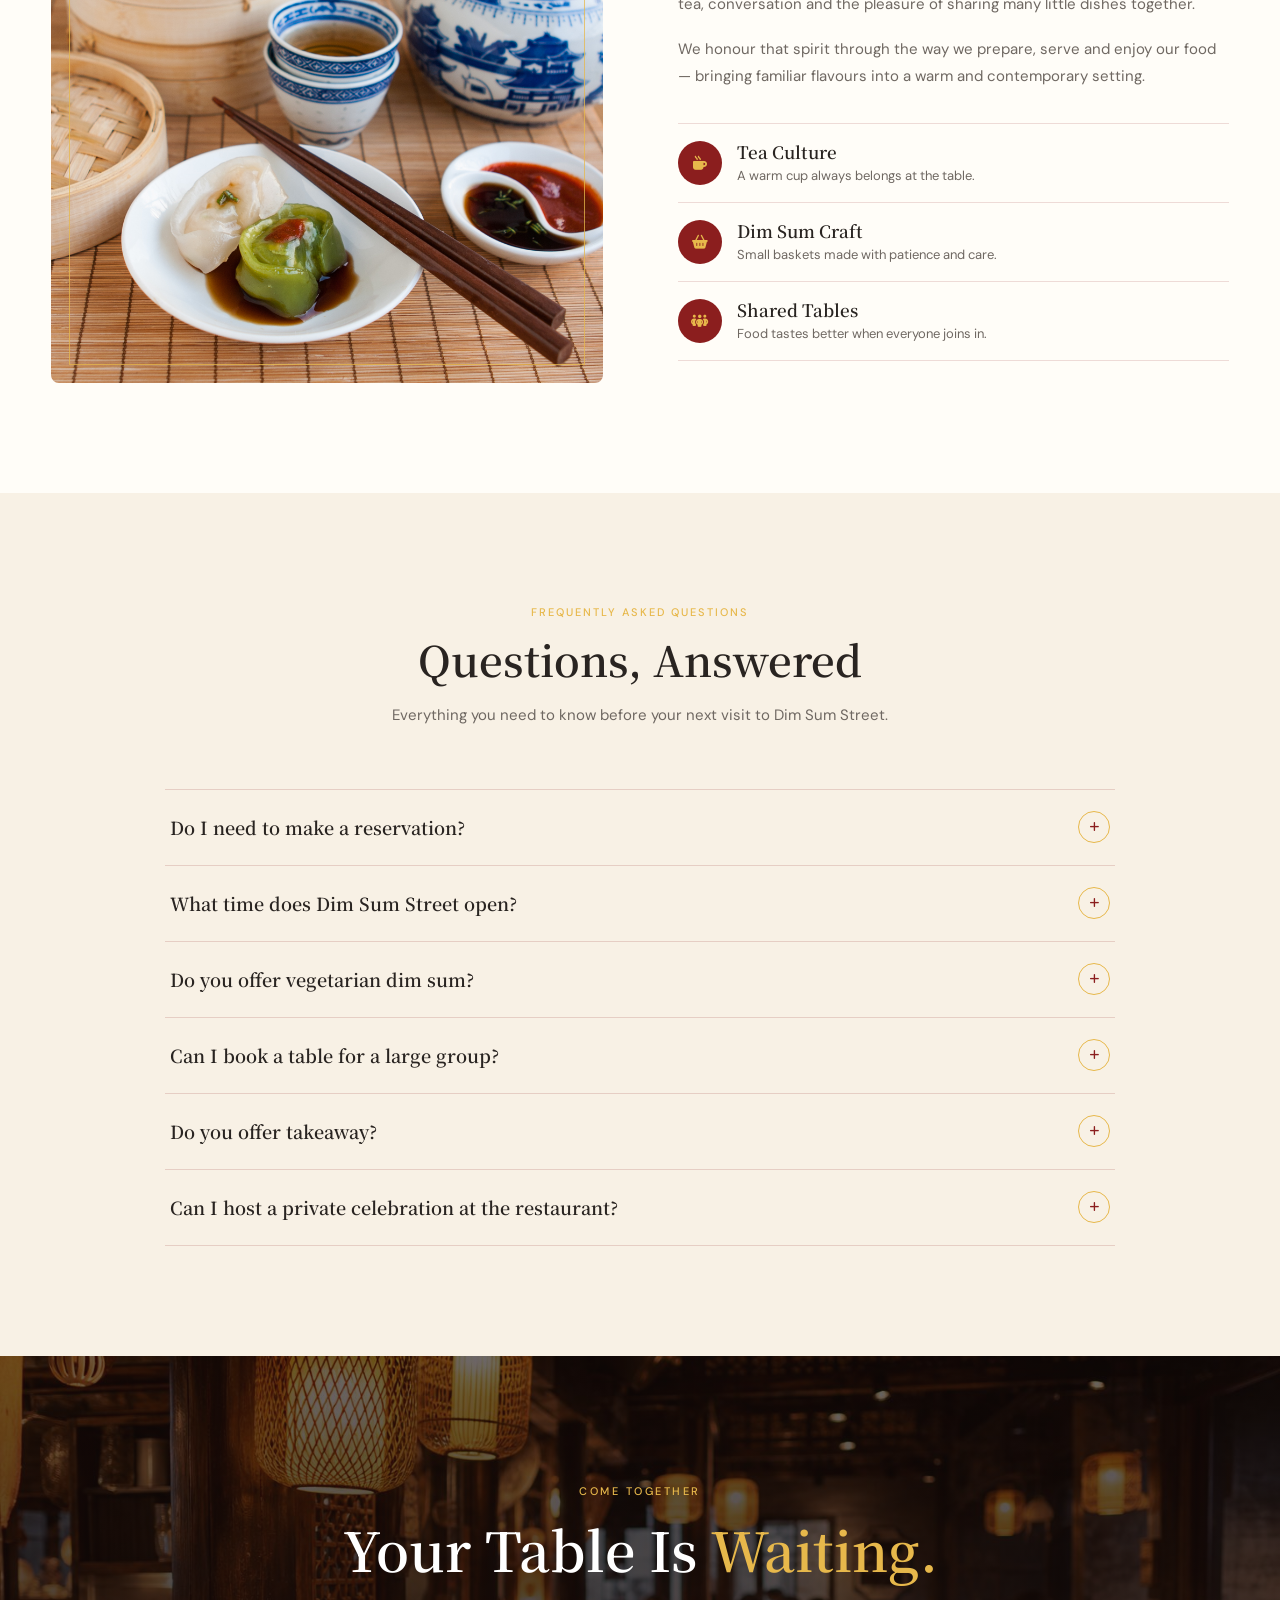
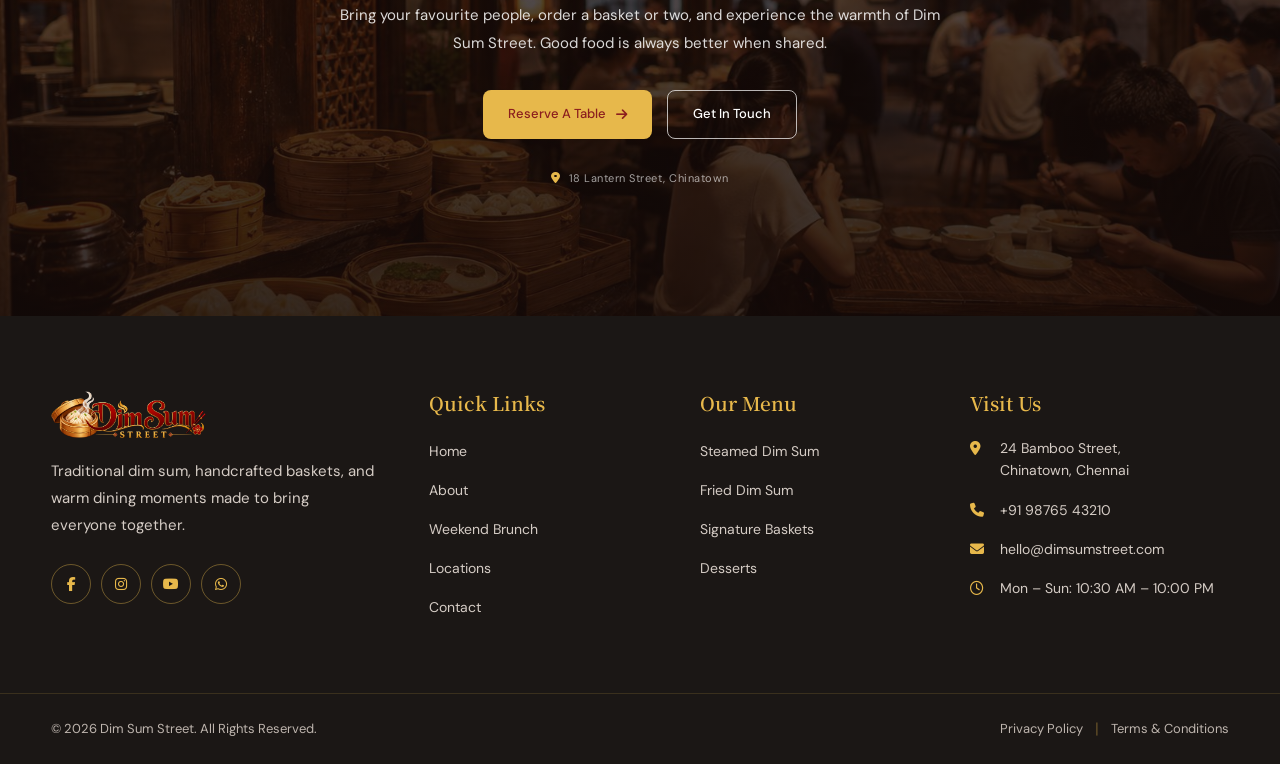
<file: about.html>
<!DOCTYPE html>
<html lang="en">

<head>
    <meta charset="UTF-8">
    <meta name="viewport" content="width=device-width, initial-scale=1.0">

    <title>Dim Sum Street</title>

    <!-- Favicon -->
    <link rel="icon" type="image/png" href="images/favicon.png">

    <!-- Google Fonts -->
    <link rel="preconnect" href="https://fonts.googleapis.com">
    <link rel="preconnect" href="https://fonts.gstatic.com" crossorigin>

    <link
        href="https://fonts.googleapis.com/css2?family=DM+Sans:wght@400;500&family=Noto+Serif+SC:wght@600&display=swap"
        rel="stylesheet">

    <!-- Font Awesome -->
    <link rel="stylesheet" href="https://cdnjs.cloudflare.com/ajax/libs/font-awesome/6.7.2/css/all.min.css">

    <!-- Main CSS -->
    <link rel="stylesheet" href="css/style.css">
</head>

<body>

    <!-- =========================
     HEADER
========================= -->
    <header class="site-header">
        <div class="header-container">

            <!-- Logo -->
            <a href="index.html" class="site-logo">
                <img src="images/logo.png" alt="Dim Sum Street">
            </a>

            <!-- Desktop Navigation -->
            <nav class="main-navigation">
                <ul class="nav-menu">

                    <!-- Home Dropdown -->
                    <li class="nav-item has-dropdown">
                        <a href="#" class="nav-link">
                            <span class="nav-text">Home</span>
                            <i class="fa-solid fa-chevron-down"></i>
                        </a>

                        <ul class="dropdown-menu">
                            <li>
                                <a href="index.html">Home 1</a>
                            </li>
                            <li>
                                <a href="home-2.html">Home 2</a>
                            </li>
                        </ul>
                    </li>

                    <!-- About -->
                    <li class="nav-item">
                        <a href="about.html" class="nav-link"><span class="nav-text">About</span></a>
                    </li>

                    <!-- Menu Dropdown -->
                    <li class="nav-item has-dropdown">
                        <a href="#" class="nav-link">
                            <span class="nav-text">Menu</span>
                            <i class="fa-solid fa-chevron-down"></i>
                        </a>

                        <ul class="dropdown-menu">
                            <li>
                                <a href="steamed-dim-sum.html">Steamed Dim Sum</a>
                            </li>
                            <li>
                                <a href="fried-dim-sum.html">Fried Dim Sum</a>
                            </li>
                            <li>
                                <a href="signature-baskets.html">Signature Baskets</a>
                            </li>
                            <li>
                                <a href="desserts.html">Desserts</a>
                            </li>
                        </ul>
                    </li>

                    <!-- Weekend Brunch -->
                    <li class="nav-item">
                        <a href="weekend-brunch.html" class="nav-link">
                            <span class="nav-text">Weekend Brunch</span>
                        </a>
                    </li>

                    <!-- Locations -->
                    <li class="nav-item">
                        <a href="locations.html" class="nav-link">
                            <span class="nav-text">Locations</span>
                        </a>
                    </li>

                    <!-- Contact -->
                    <li class="nav-item">
                        <a href="contact.html" class="nav-link">
                            <span class="nav-text">Contact</span>
                        </a>
                    </li>

                </ul>
            </nav>


            <!-- Desktop Header Actions -->
            <div class="header-actions">

                <!-- Dark Mode -->
                <button class="header-toggle theme-toggle" id="themeToggle" type="button" aria-label="Toggle dark mode">
                    <i class="fa-solid fa-moon"></i>
                </button>

                <!-- RTL -->
                <button class="header-toggle rtl-toggle" id="rtlToggle" type="button" aria-label="Toggle RTL mode">
                    <i class="fa-solid fa-arrow-right-arrow-left"></i>
                </button>

                <!-- Reserve Table -->
                <a href="booking.html" class="reserve-btn">
                    Reserve a Table
                </a>

            </div>


            <!-- Mobile Menu Toggle -->
            <button class="menu-toggle" id="menuToggle" type="button" aria-label="Open menu" aria-expanded="false">
                <span></span>
                <span></span>
                <span></span>
            </button>

        </div>


        <!-- Mobile Navigation -->
        <div class="mobile-menu" id="mobileMenu">

            <nav class="mobile-navigation">
                <ul class="mobile-nav-list">

                    <!-- Home -->
                    <li class="mobile-nav-item mobile-dropdown">
                        <button class="mobile-dropdown-btn" type="button">
                            <span>Home</span>
                            <i class="fa-solid fa-chevron-down"></i>
                        </button>

                        <ul class="mobile-dropdown-menu">
                            <li>
                                <a href="index.html">Home 1</a>
                            </li>
                            <li>
                                <a href="home-2.html">Home 2</a>
                            </li>
                        </ul>
                    </li>

                    <!-- About -->
                    <li class="mobile-nav-item">
                        <a href="about.html">About</a>
                    </li>

                    <!-- Menu -->
                    <li class="mobile-nav-item mobile-dropdown">
                        <button class="mobile-dropdown-btn" type="button">
                            <span>Menu</span>
                            <i class="fa-solid fa-chevron-down"></i>
                        </button>

                        <ul class="mobile-dropdown-menu">
                            <li>
                                <a href="steamed-dim-sum.html">
                                    Steamed Dim Sum
                                </a>
                            </li>

                            <li>
                                <a href="fried-dim-sum.html">
                                    Fried Dim Sum
                                </a>
                            </li>

                            <li>
                                <a href="signature-baskets.html">
                                    Signature Baskets
                                </a>
                            </li>

                            <li>
                                <a href="desserts.html">
                                    Desserts
                                </a>
                            </li>
                        </ul>
                    </li>

                    <!-- Weekend Brunch -->
                    <li class="mobile-nav-item">
                        <a href="weekend-brunch.html">
                            Weekend Brunch
                        </a>
                    </li>

                    <!-- Locations -->
                    <li class="mobile-nav-item">
                        <a href="locations.html">
                            Locations
                        </a>
                    </li>

                    <!-- Contact -->
                    <li class="mobile-nav-item">
                        <a href="contact.html">
                            Contact
                        </a>
                    </li>

                </ul>
            </nav>


            <!-- Mobile Actions -->
            <div class="mobile-actions">

                <div class="mobile-action-row">

                    <!-- Dark Mode -->
                    <button class="mobile-action-btn" id="mobileThemeToggle" type="button">
                        <span>
                            <i class="fa-solid fa-moon"></i>
                            Dark Mode
                        </span>

                        <i class="fa-solid fa-chevron-right"></i>
                    </button>

                    <!-- RTL -->
                    <button class="mobile-action-btn" id="mobileRtlToggle" type="button">
                        <span>
                            <i class="fa-solid fa-arrow-right-arrow-left"></i>
                            RTL Mode
                        </span>

                        <i class="fa-solid fa-chevron-right"></i>
                    </button>

                </div>

                <!-- Reserve -->
                <a href="booking.html" class="mobile-reserve-btn">
                    Reserve a Table
                </a>

            </div>

        </div>
    </header>

    <section class="page-hero about-page-hero" style="background-image: url('images/about-hero.jpg');">

        <div class="page-hero-overlay"></div>

        <div class="page-hero-container">

            <div class="page-hero-content">

                <span class="page-hero-label">
                    <i class="fa-solid fa-bowl-food"></i>
                    ABOUT DIM SUM STREET
                </span>

                <h1>
                    A Table Full Of
                    <span>Tradition.</span>
                </h1>

                <p>
                    Discover the story, people and traditions behind
                    every basket served at Dim Sum Street.
                </p>

                <div class="page-hero-breadcrumb">
                    <a href="index.html">Home</a>
                    <i class="fa-solid fa-angle-right"></i>
                    <span>About</span>
                </div>

            </div>

        </div>

    </section>

    <!-- =========================================
     ABOUT — OUR STORY
========================================= -->

    <section class="about-story-section">

        <div class="about-story-container">

            <div class="about-story-heading">

                <span class="about-story-label">OUR STORY</span>

                <h2>Where Our Story Begins</h2>

                <p>
                    A love for traditional dim sum, good food and bringing
                    people together is at the heart of Dim Sum Street.
                </p>

            </div>


            <div class="about-story-main">

                <div class="about-story-image">
                    <img src="images/about-story.jpg" alt="Traditional dim sum served at Dim Sum Street">
                </div>

                <div class="about-story-content">

                    <h3>
                        Tradition Served With Heart
                    </h3>

                    <p>
                        Dim Sum Street was created with a simple idea —
                        to bring the warmth and spirit of traditional
                        Chinese dim sum to a welcoming modern table.
                    </p>

                    <p>
                        Inspired by the lively streets, tea houses and
                        timeless food traditions of China, our restaurant
                        is a place where handcrafted baskets and freshly
                        brewed tea come together with good company.
                    </p>

                    <p>
                        Every dish is prepared with care, using thoughtfully
                        selected ingredients and traditional techniques.
                        We believe that great food tastes even better when
                        it is shared.
                    </p>

                    <div class="about-story-signature">
                        <span>DIM SUM STREET</span>
                        <strong>Tradition on every table.</strong>
                    </div>

                </div>

            </div>

        </div>

    </section>

    <!-- =========================================
     ABOUT — OUR PHILOSOPHY
========================================= -->

    <section class="about-philosophy-section">

        <div class="about-philosophy-container">

            <div class="about-philosophy-heading">

                <span class="about-philosophy-label">
                    OUR PHILOSOPHY
                </span>

                <h2>What Makes Every Table Special</h2>

                <p>
                    At Dim Sum Street, food is only part of the experience.
                    We care about the craft, the people and the moments
                    created around every table.
                </p>

            </div>


            <div class="about-philosophy-list">

                <!-- Philosophy 01 -->
                <div class="about-philosophy-item">

                    <div class="about-philosophy-number">
                        01
                    </div>

                    <div class="about-philosophy-icon">
                        <i class="fa-solid fa-hand-holding-heart"></i>
                    </div>

                    <div class="about-philosophy-content">
                        <h3>Made With Care</h3>

                        <p>
                            Every basket is prepared with patience,
                            attention to detail and respect for the
                            traditional craft of dim sum.
                        </p>
                    </div>

                    <span class="about-philosophy-word">
                        CRAFT
                    </span>

                </div>


                <!-- Philosophy 02 -->
                <div class="about-philosophy-item">

                    <div class="about-philosophy-number">
                        02
                    </div>

                    <div class="about-philosophy-icon">
                        <i class="fa-solid fa-leaf"></i>
                    </div>

                    <div class="about-philosophy-content">
                        <h3>Thoughtfully Sourced</h3>

                        <p>
                            From fresh ingredients to fragrant tea,
                            we choose what goes onto your table with
                            quality and flavour in mind.
                        </p>
                    </div>

                    <span class="about-philosophy-word">
                        QUALITY
                    </span>

                </div>


                <!-- Philosophy 03 -->
                <div class="about-philosophy-item">

                    <div class="about-philosophy-number">
                        03
                    </div>

                    <div class="about-philosophy-icon">
                        <i class="fa-solid fa-users"></i>
                    </div>

                    <div class="about-philosophy-content">
                        <h3>Always Better Together</h3>

                        <p>
                            Dim sum was made for sharing, and we believe
                            the best flavours become even better when
                            enjoyed with people you love.
                        </p>
                    </div>

                    <span class="about-philosophy-word">
                        TOGETHER
                    </span>

                </div>

            </div>

        </div>

    </section>

    <!-- =========================================
     ABOUT — THE CRAFT
========================================= -->

    <section class="about-craft-section">

        <div class="about-craft-container">

            <div class="about-craft-heading">

                <span class="about-craft-label">
                    THE CRAFT
                </span>

                <h2>The Craft Behind Every Basket</h2>

                <p>
                    From carefully selected ingredients to the final
                    bamboo basket, every step is handled with patience,
                    precision and tradition.
                </p>

            </div>


            <div class="about-craft-process">

                <!-- Step 01 -->
                <div class="about-craft-step">

                    <div class="about-craft-image">
                        <img src="images/craft-ingredients.jpg" alt="Fresh ingredients prepared for dim sum">
                    </div>

                    <div class="about-craft-number">
                        01
                    </div>

                    <div class="about-craft-content">

                        <span>FIRST STEP</span>

                        <h3>Choose With Care</h3>

                        <p>
                            Fresh vegetables, quality meats, delicate
                            wrappers and aromatic ingredients is the taste of every basket.
                        </p>

                    </div>

                </div>


                <!-- Step 02 -->
                <div class="about-craft-step">

                    <div class="about-craft-image">
                        <img src="images/craft-preparation.jpg" alt="Chef preparing handmade dim sum">
                    </div>

                    <div class="about-craft-number">
                        02
                    </div>

                    <div class="about-craft-content">

                        <span>SECOND STEP</span>

                        <h3>Shape By Hand</h3>

                        <p>
                            Our dim sum is carefully folded, filled and
                            shaped by hand, keeping the details that make piece special.
                        </p>

                    </div>

                </div>


                <!-- Step 03 -->
                <div class="about-craft-step">

                    <div class="about-craft-image">
                        <img src="images/craft-steaming.jpg" alt="Dim sum steaming in bamboo baskets">
                    </div>

                    <div class="about-craft-number">
                        03
                    </div>

                    <div class="about-craft-content">

                        <span>FINAL STEP</span>

                        <h3>Steam & Serve</h3>

                        <p>
                            Each basket is cooked to order and brought
                            straight to the table while it is warm and ready to share.
                        </p>

                    </div>

                </div>

            </div>

        </div>

    </section>

    <!-- =========================================
     ABOUT — OUR TEAM
========================================= -->

    <section class="about-team-section">

        <div class="about-team-container">

            <!-- Section Heading -->
            <div class="about-team-heading">

                <span class="about-team-label">
                    MEET OUR TEAM
                </span>

                <h2>The People Behind The Street</h2>

                <p>
                    From the kitchen to the table, our team brings
                    skill, warmth and passion to every dining experience.
                </p>

            </div>


            <!-- Team Grid -->
            <div class="about-team-grid">

                <!-- Team Member 01 -->
                <div class="about-team-card">

                    <div class="about-team-card-image">
                        <img src="images/team-chef.jpg" alt="Head Chef at Dim Sum Street">
                    </div>

                    <div class="about-team-card-content">

                        <span>HEAD CHEF</span>

                        <h3>Chef Wei Chen</h3>

                        <p>Dim Sum Chef</p>

                    </div>

                </div>


                <!-- Team Member 02 -->
                <div class="about-team-card">

                    <div class="about-team-card-image">
                        <img src="images/team-1.jpg" alt="Dim Sum Street team member">

                    </div>

                    <div class="about-team-card-content">

                        <span>KITCHEN</span>

                        <h3>Lin Zhao</h3>

                        <p>Dim Sum Chef</p>

                    </div>

                </div>


                <!-- Team Member 03 -->
                <div class="about-team-card">

                    <div class="about-team-card-image">
                        <img src="images/team-2.jpg" alt="Dim Sum Street team member">
                    </div>

                    <div class="about-team-card-content">

                        <span>TEA HOUSE</span>

                        <h3>David Wong</h3>

                        <p>Tea Specialist</p>

                    </div>

                </div>


                <!-- Team Member 04 -->
                <div class="about-team-card">

                    <div class="about-team-card-image">
                        <img src="images/team-3.jpg" alt="Dim Sum Street team member">
                    </div>

                    <div class="about-team-card-content">

                        <span>SERVICE</span>

                        <h3>Riya Lee</h3>

                        <p>Floor Manager</p>

                    </div>

                </div>

            </div>

        </div>

    </section>

    <!-- =========================================
     ABOUT — A TASTE OF TRADITION
========================================= -->

    <section class="about-tradition-section">

        <div class="about-tradition-container">

            <!-- Section Heading -->
            <div class="about-tradition-heading">

                <span class="about-tradition-label">
                    A TASTE OF TRADITION
                </span>

                <h2>Keeping The Classics Alive</h2>

                <p>
                    Traditional flavours, timeless techniques and the
                    simple joy of sharing food continue to shape everything
                    we serve at Dim Sum Street.
                </p>

            </div>


            <!-- Tradition Content -->
            <div class="about-tradition-main">

                <div class="about-tradition-image">
                    <img src="images/about-tradition.jpg" alt="Traditional Chinese dim sum and tea">
                </div>


                <div class="about-tradition-content">

                    <div class="about-tradition-intro">

                        <span>OUR CONNECTION TO TRADITION</span>

                        <h3>
                            From The Tea House
                            To Your Table
                        </h3>

                        <p>
                            Dim sum has always been about more than food.
                            It is a tradition built around tea, conversation
                            and the pleasure of sharing many little dishes
                            together.
                        </p>

                        <p>
                            We honour that spirit through the way we prepare,
                            serve and enjoy our food — bringing familiar
                            flavours into a warm and contemporary setting.
                        </p>

                    </div>


                    <div class="about-tradition-highlights">

                        <div class="about-tradition-highlight">

                            <div class="about-tradition-icon">
                                <i class="fa-solid fa-mug-hot"></i>
                            </div>

                            <div>
                                <h4>Tea Culture</h4>
                                <p>
                                    A warm cup always belongs at the table.
                                </p>
                            </div>

                        </div>


                        <div class="about-tradition-highlight">

                            <div class="about-tradition-icon">
                                <i class="fa-solid fa-basket-shopping"></i>
                            </div>

                            <div>
                                <h4>Dim Sum Craft</h4>
                                <p>
                                    Small baskets made with patience and care.
                                </p>
                            </div>

                        </div>


                        <div class="about-tradition-highlight">

                            <div class="about-tradition-icon">
                                <i class="fa-solid fa-people-group"></i>
                            </div>

                            <div>
                                <h4>Shared Tables</h4>
                                <p>
                                    Food tastes better when everyone joins in.
                                </p>
                            </div>

                        </div>

                    </div>

                </div>

            </div>

        </div>

    </section>

    <!-- =========================================
     ABOUT — FAQ
========================================= -->

    <section class="about-faq-section">

        <div class="about-faq-container">

            <!-- Section Heading -->
            <div class="about-faq-heading">

                <span class="about-faq-label">
                    FREQUENTLY ASKED QUESTIONS
                </span>

                <h2>Questions, Answered</h2>

                <p>
                    Everything you need to know before your next
                    visit to Dim Sum Street.
                </p>

            </div>


            <!-- FAQ List -->
            <div class="about-faq-list">

                <!-- FAQ 01 -->
                <div class="about-faq-item">

                    <button class="about-faq-question" type="button">

                        <span>
                            Do I need to make a reservation?
                        </span>

                        <i class="fa-solid fa-plus"></i>

                    </button>

                    <div class="about-faq-answer">

                        <p>
                            Reservations are recommended, especially during
                            weekends and busy dining hours. Walk-ins are also
                            welcome depending on table availability.
                        </p>

                    </div>

                </div>


                <!-- FAQ 02 -->
                <div class="about-faq-item">

                    <button class="about-faq-question" type="button">

                        <span>
                            What time does Dim Sum Street open?
                        </span>

                        <i class="fa-solid fa-plus"></i>

                    </button>

                    <div class="about-faq-answer">

                        <p>
                            We are open daily from 10:00 AM to 10:00 PM,
                            serving dim sum, tea and our full menu throughout
                            the day.
                        </p>

                    </div>

                </div>


                <!-- FAQ 03 -->
                <div class="about-faq-item">

                    <button class="about-faq-question" type="button">

                        <span>
                            Do you offer vegetarian dim sum?
                        </span>

                        <i class="fa-solid fa-plus"></i>

                    </button>

                    <div class="about-faq-answer">

                        <p>
                            Yes. We offer a selection of vegetarian-friendly
                            dim sum and sides. Please let our team know about
                            your preferences when ordering.
                        </p>

                    </div>

                </div>


                <!-- FAQ 04 -->
                <div class="about-faq-item">

                    <button class="about-faq-question" type="button">

                        <span>
                            Can I book a table for a large group?
                        </span>

                        <i class="fa-solid fa-plus"></i>

                    </button>

                    <div class="about-faq-answer">

                        <p>
                            Absolutely. We welcome family gatherings,
                            celebrations and group dining. For larger groups,
                            we recommend contacting us in advance.
                        </p>

                    </div>

                </div>


                <!-- FAQ 05 -->
                <div class="about-faq-item">

                    <button class="about-faq-question" type="button">

                        <span>
                            Do you offer takeaway?
                        </span>

                        <i class="fa-solid fa-plus"></i>

                    </button>

                    <div class="about-faq-answer">

                        <p>
                            Yes. Selected dim sum favourites and dishes are
                            available for takeaway. Please contact our team
                            for current takeaway options.
                        </p>

                    </div>

                </div>


                <!-- FAQ 06 -->
                <div class="about-faq-item">

                    <button class="about-faq-question" type="button">

                        <span>
                            Can I host a private celebration at the restaurant?
                        </span>

                        <i class="fa-solid fa-plus"></i>

                    </button>

                    <div class="about-faq-answer">

                        <p>
                            We would be happy to discuss special gatherings
                            and celebrations. Contact our team to explore
                            available arrangements.
                        </p>

                    </div>

                </div>

            </div>

        </div>

    </section>

    <!-- =========================================
     ABOUT — VISIT & GATHER
========================================= -->

    <section class="about-visit-section" style="background-image: url('images/about-visit.jpg');">

        <div class="about-visit-overlay"></div>

        <div class="about-visit-container">

            <div class="about-visit-content">

                <span class="about-visit-label">
                    COME TOGETHER
                </span>

                <h2>
                    Your Table Is
                    <span>Waiting.</span>
                </h2>

                <p>
                    Bring your favourite people, order a basket or two,
                    and experience the warmth of Dim Sum Street.
                    Good food is always better when shared.
                </p>

                <div class="about-visit-actions">

                    <a href="booking.html" class="about-visit-primary">
                        Reserve A Table
                        <i class="fa-solid fa-arrow-right"></i>
                    </a>

                    <a href="contact.html" class="about-visit-secondary">
                        Get In Touch
                    </a>

                </div>

                <div class="about-visit-note">
                    <i class="fa-solid fa-location-dot"></i>
                    18 Lantern Street, Chinatown
                </div>

            </div>

        </div>

    </section>

    <!-- =========================
     FOOTER
========================= -->
    <footer class="site-footer">

        <div class="footer-main">
            <div class="footer-container">

                <!-- Brand -->
                <div class="footer-brand">

                    <a href="index.html" class="footer-logo">
                        <img src="images/logo.png" alt="Dim Sum Street">
                    </a>

                    <p class="footer-description">
                        Traditional dim sum, handcrafted baskets, and
                        warm dining moments made to bring everyone together.
                    </p>

                    <!-- Social Links -->
                    <div class="footer-socials">

                        <a href="#" aria-label="Facebook">
                            <i class="fa-brands fa-facebook-f"></i>
                        </a>

                        <a href="#" aria-label="Instagram">
                            <i class="fa-brands fa-instagram"></i>
                        </a>

                        <a href="#" aria-label="Youtube">
                            <i class="fa-brands fa-youtube"></i>
                        </a>

                        <a href="#" aria-label="WhatsApp">
                            <i class="fa-brands fa-whatsapp"></i>
                        </a>

                    </div>

                </div>


                <!-- Quick Links -->
                <div class="footer-column">

                    <h3>Quick Links</h3>

                    <ul>
                        <li>
                            <a href="index.html">Home</a>
                        </li>

                        <li>
                            <a href="about.html">About</a>
                        </li>

                        <li>
                            <a href="weekend-brunch.html">
                                Weekend Brunch
                            </a>
                        </li>

                        <li>
                            <a href="locations.html">Locations</a>
                        </li>

                        <li>
                            <a href="contact.html">Contact</a>
                        </li>
                    </ul>

                </div>


                <!-- Our Menu -->
                <div class="footer-column">

                    <h3>Our Menu</h3>

                    <ul>
                        <li>
                            <a href="steamed-dim-sum.html">
                                Steamed Dim Sum
                            </a>
                        </li>

                        <li>
                            <a href="fried-dim-sum.html">
                                Fried Dim Sum
                            </a>
                        </li>

                        <li>
                            <a href="signature-baskets.html">
                                Signature Baskets
                            </a>
                        </li>

                        <li>
                            <a href="desserts.html">
                                Desserts
                            </a>
                        </li>
                    </ul>

                </div>


                <!-- Contact -->
                <div class="footer-column footer-contact">

                    <h3>Visit Us</h3>

                    <div class="footer-contact-item">

                        <i class="fa-solid fa-location-dot"></i>

                        <p>
                            24 Bamboo Street,<br>
                            Chinatown, Chennai
                        </p>

                    </div>

                    <div class="footer-contact-item">

                        <i class="fa-solid fa-phone"></i>

                        <a href="tel:+919876543210">
                            +91 98765 43210
                        </a>

                    </div>

                    <div class="footer-contact-item">

                        <i class="fa-solid fa-envelope"></i>

                        <a href="mailto:hello@dimsumstreet.com">
                            hello@dimsumstreet.com
                        </a>

                    </div>

                    <div class="footer-contact-item">

                        <i class="fa-regular fa-clock"></i>

                        <p>
                            Mon – Sun: 10:30 AM – 10:00 PM
                        </p>

                    </div>

                </div>

            </div>
        </div>


        <!-- Footer Bottom -->
        <div class="footer-bottom">

            <div class="footer-bottom-container">

                <p>
                    © 2026 Dim Sum Street. All Rights Reserved.
                </p>

                <div class="footer-bottom-links">

                    <a href="#">Privacy Policy</a>

                    <span>|</span>

                    <a href="#">Terms & Conditions</a>

                </div>

            </div>

        </div>

    </footer>


    <script src="js/main.js"></script>

</body>

</html>
</file>
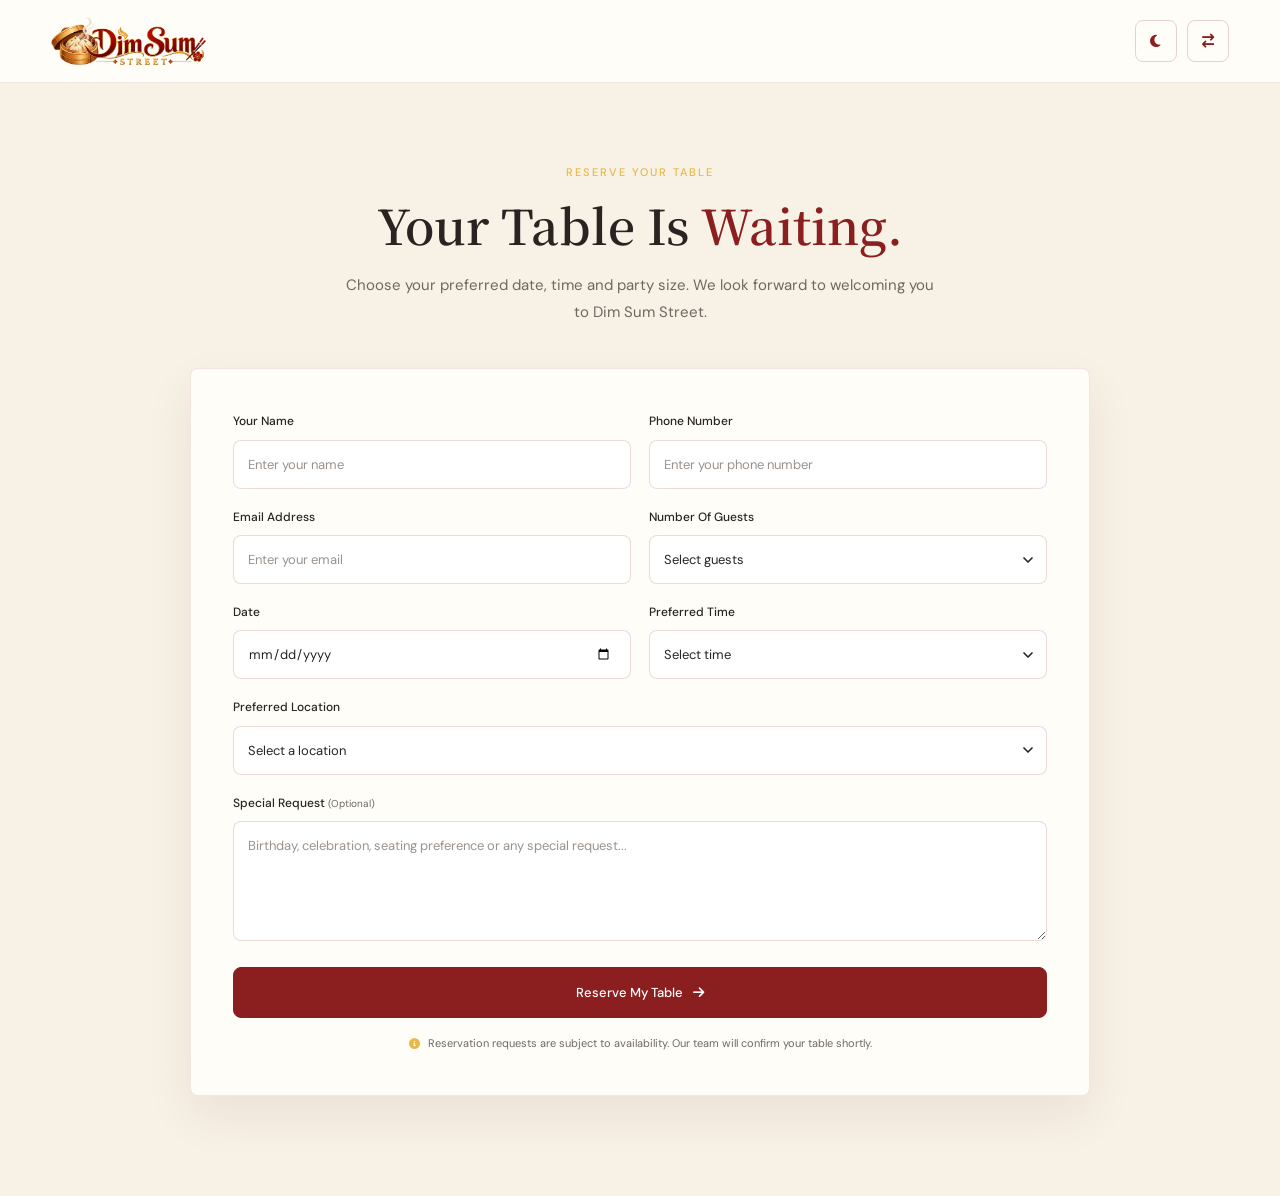
<file: booking.html>
<!DOCTYPE html>
<html lang="en">

<head>
    <meta charset="UTF-8">
    <meta name="viewport" content="width=device-width, initial-scale=1.0">

    <title>Dim Sum Street</title>

    <!-- Favicon -->
    <link rel="icon" type="image/png" href="images/favicon.png">

    <!-- Google Fonts -->
    <link rel="preconnect" href="https://fonts.googleapis.com">
    <link rel="preconnect" href="https://fonts.gstatic.com" crossorigin>

    <link
        href="https://fonts.googleapis.com/css2?family=DM+Sans:wght@400;500&family=Noto+Serif+SC:wght@600&display=swap"
        rel="stylesheet">

    <!-- Font Awesome -->
    <link rel="stylesheet" href="https://cdnjs.cloudflare.com/ajax/libs/font-awesome/6.7.2/css/all.min.css">

    <!-- Main CSS -->
    <link rel="stylesheet" href="css/style.css">
</head>

<body>

    <!-- =========================================
         RESERVATION TOP BAR
    ========================================= -->

    <header class="reserve-topbar">

        <div class="reserve-topbar-container">

            <!-- Logo -->
            <a href="index.html" class="reserve-logo">
                <img src="images/logo.png" alt="Dim Sum Street">
            </a>


            <!-- Actions -->
            <div class="reserve-actions">

                <!-- Dark Mode -->
                <button type="button" class="reserve-toggle" id="themeToggle" aria-label="Toggle dark mode">

                    <i class="fa-solid fa-moon"></i>

                </button>


                <!-- RTL -->
                <button type="button" class="reserve-toggle" id="rtlToggle" aria-label="Toggle RTL">

                    <i class="fa-solid fa-arrow-right-arrow-left"></i>

                </button>

            </div>

        </div>

    </header>


    <!-- =========================================
         RESERVATION PAGE
    ========================================= -->

    <main class="reserve-page">

        <div class="reserve-container">

            <!-- Intro -->
            <div class="reserve-intro">

                <span class="reserve-label">
                    RESERVE YOUR TABLE
                </span>

                <h1>
                    Your Table Is
                    <span>Waiting.</span>
                </h1>

                <p>
                    Choose your preferred date, time and party size.
                    We look forward to welcoming you to Dim Sum Street.
                </p>

            </div>


            <!-- Reservation Form -->
            <div class="reserve-form-wrapper">

                <form class="reserve-form" id="reservationForm">

                    <!-- Name + Phone -->
                    <div class="reserve-form-row">

                        <div class="reserve-field">

                            <label for="guestName">
                                Your Name
                            </label>

                            <input type="text" id="guestName" name="guestName" placeholder="Enter your name" required>

                        </div>


                        <div class="reserve-field">

                            <label for="guestPhone">
                                Phone Number
                            </label>

                            <input type="tel" id="guestPhone" name="guestPhone" placeholder="Enter your phone number"
                                required>

                        </div>

                    </div>


                    <!-- Email + Guests -->
                    <div class="reserve-form-row">

                        <div class="reserve-field">

                            <label for="guestEmail">
                                Email Address
                            </label>

                            <input type="email" id="guestEmail" name="guestEmail" placeholder="Enter your email"
                                required>

                        </div>


                        <div class="reserve-field">

                            <label for="guestCount">
                                Number Of Guests
                            </label>

                            <select id="guestCount" name="guestCount" required>

                                <option value="">
                                    Select guests
                                </option>

                                <option value="1">
                                    1 Guest
                                </option>

                                <option value="2">
                                    2 Guests
                                </option>

                                <option value="3">
                                    3 Guests
                                </option>

                                <option value="4">
                                    4 Guests
                                </option>

                                <option value="5">
                                    5 Guests
                                </option>

                                <option value="6">
                                    6 Guests
                                </option>

                                <option value="7">
                                    7 Guests
                                </option>

                                <option value="8">
                                    8 Guests
                                </option>

                                <option value="9">
                                    9 Guests
                                </option>

                                <option value="10+">
                                    10+ Guests
                                </option>

                            </select>

                        </div>

                    </div>


                    <!-- Date + Time -->
                    <div class="reserve-form-row">

                        <div class="reserve-field">

                            <label for="reserveDate">
                                Date
                            </label>

                            <div class="reserve-input-icon">

                                <input type="date" id="reserveDate" name="reserveDate" required>

                            </div>

                        </div>


                        <div class="reserve-field">

                            <label for="reserveTime">
                                Preferred Time
                            </label>

                            <select id="reserveTime" name="reserveTime" required>

                                <option value="">
                                    Select time
                                </option>

                                <option value="10:00 AM">
                                    10:00 AM
                                </option>

                                <option value="11:00 AM">
                                    11:00 AM
                                </option>

                                <option value="12:00 PM">
                                    12:00 PM
                                </option>

                                <option value="1:00 PM">
                                    1:00 PM
                                </option>

                                <option value="2:00 PM">
                                    2:00 PM
                                </option>

                                <option value="5:00 PM">
                                    5:00 PM
                                </option>

                                <option value="6:00 PM">
                                    6:00 PM
                                </option>

                                <option value="7:00 PM">
                                    7:00 PM
                                </option>

                                <option value="8:00 PM">
                                    8:00 PM
                                </option>

                                <option value="9:00 PM">
                                    9:00 PM
                                </option>

                            </select>

                        </div>

                    </div>


                    <!-- Location -->
                    <div class="reserve-field">

                        <label for="reserveLocation">
                            Preferred Location
                        </label>

                        <select id="reserveLocation" name="reserveLocation" required>

                            <option value="">
                                Select a location
                            </option>

                            <option value="Chinatown">
                                Chinatown
                            </option>

                            <option value="Riverside">
                                Riverside
                            </option>

                            <option value="Garden House">
                                Garden House
                            </option>

                        </select>

                    </div>


                    <!-- Special Request -->
                    <div class="reserve-field">

                        <label for="specialRequest">
                            Special Request
                            <span>(Optional)</span>
                        </label>

                        <textarea id="specialRequest" name="specialRequest" rows="4"
                            placeholder="Birthday, celebration, seating preference or any special request..."></textarea>

                    </div>


                    <!-- Submit -->
                    <button type="submit" class="reserve-submit">

                        Reserve My Table

                        <i class="fa-solid fa-arrow-right"></i>

                    </button>


                    <!-- Note -->
                    <p class="reserve-form-note">

                        <i class="fa-solid fa-circle-info"></i>

                        Reservation requests are subject to availability.
                        Our team will confirm your table shortly.

                    </p>

                </form>

            </div>

        </div>

    </main>


    <script src="js/main.js"></script>

</body>

</html>
</file>
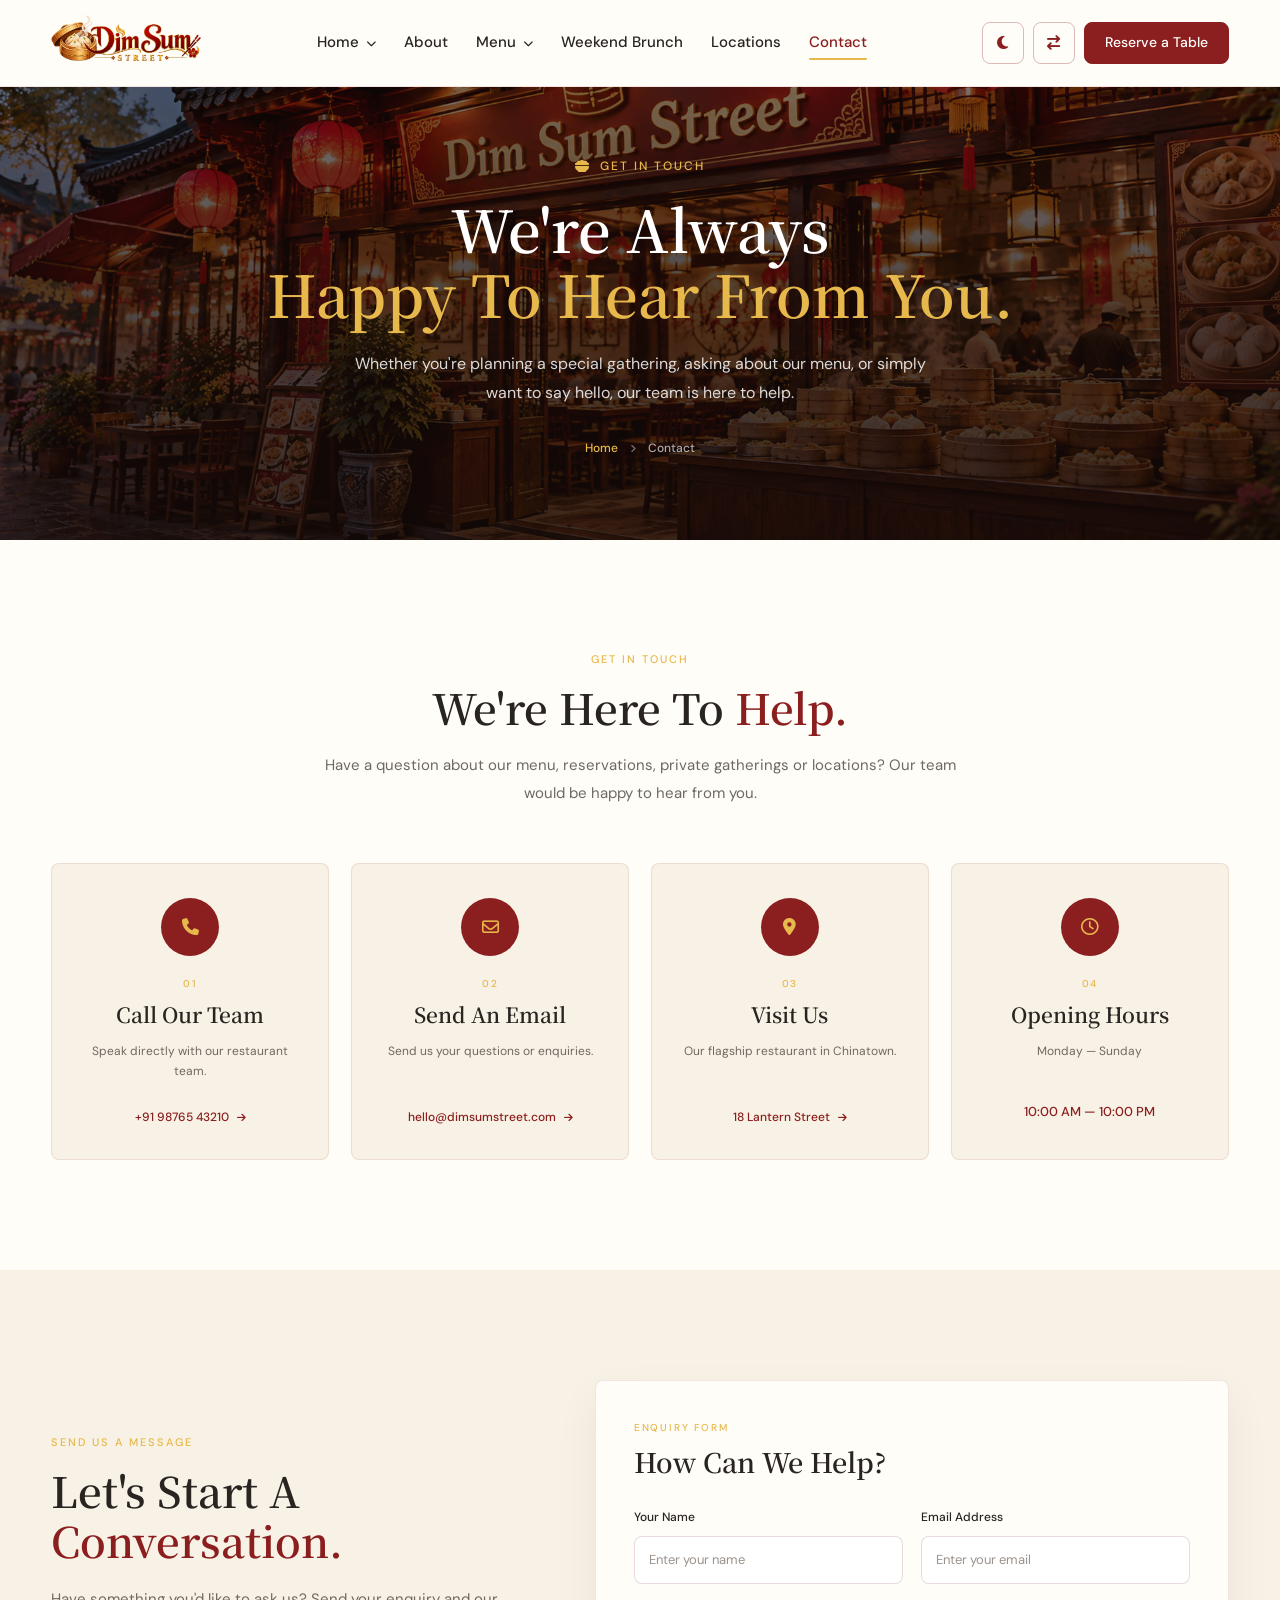
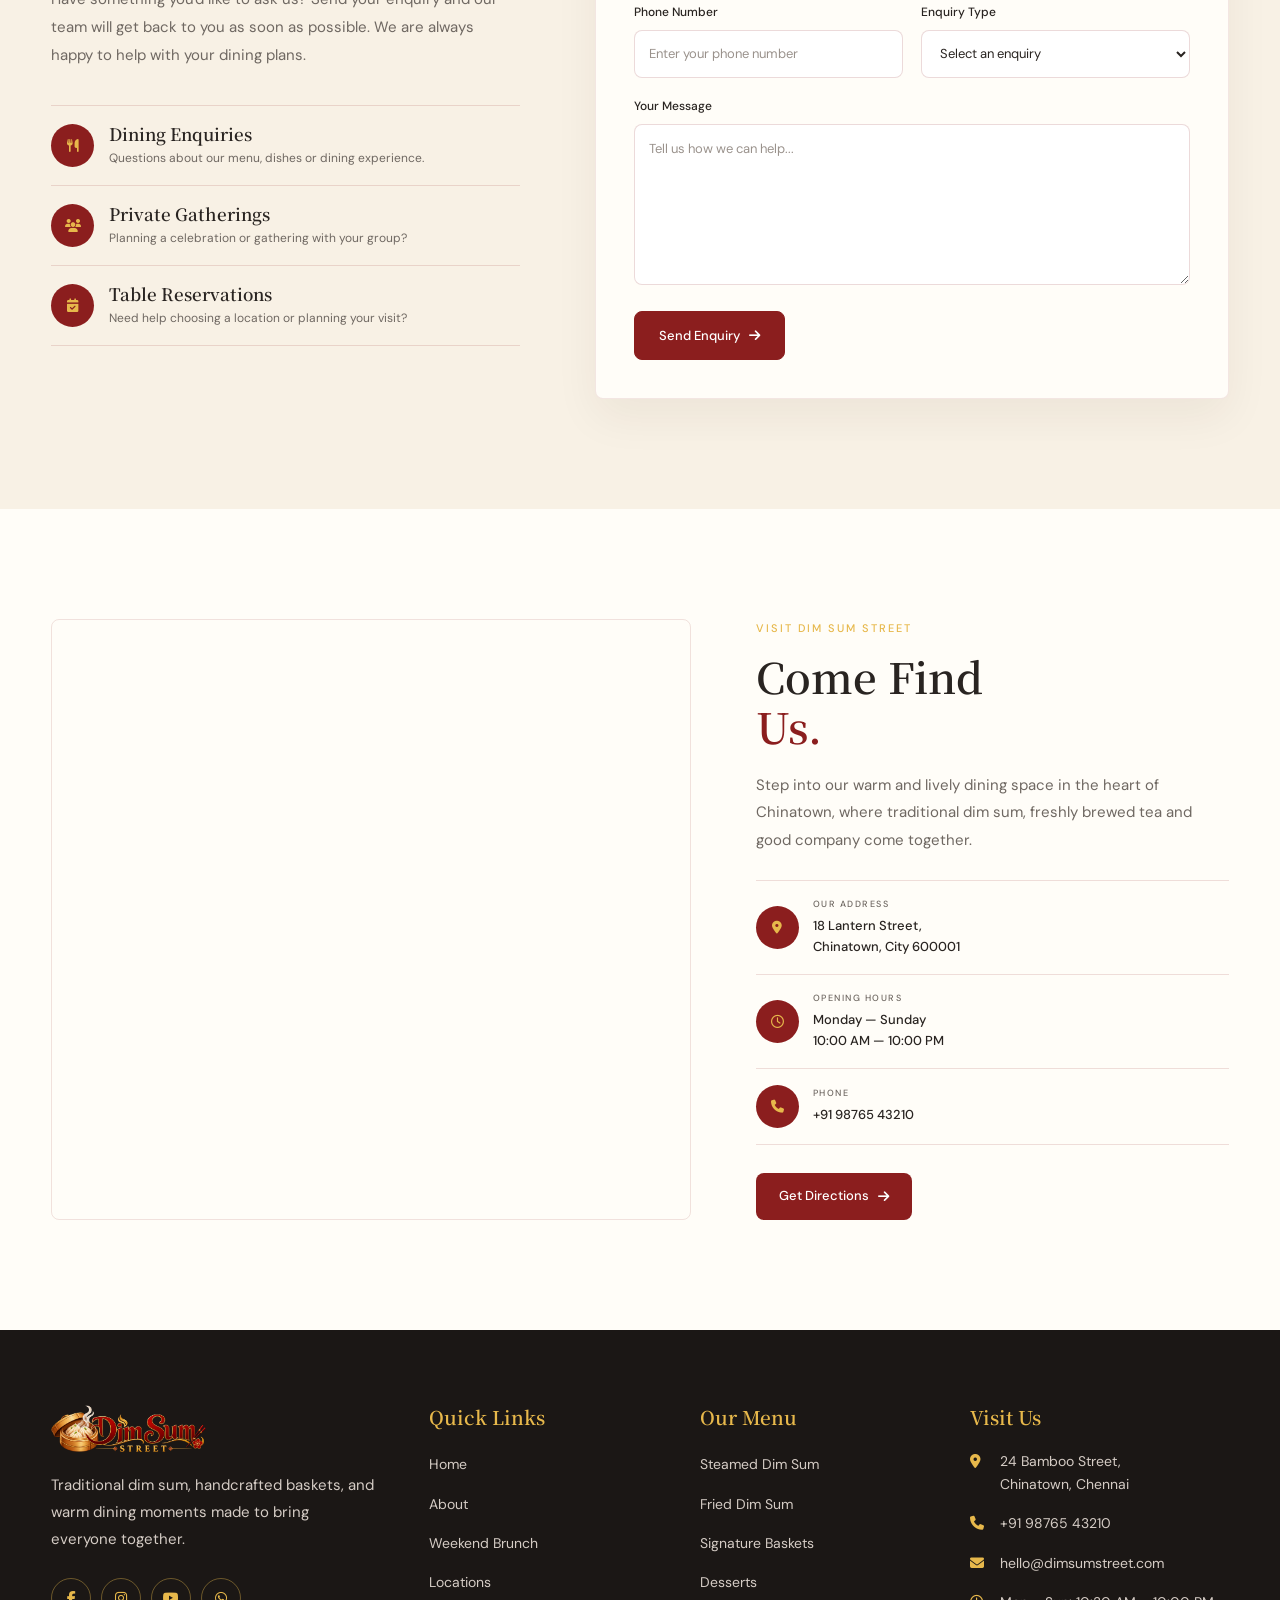
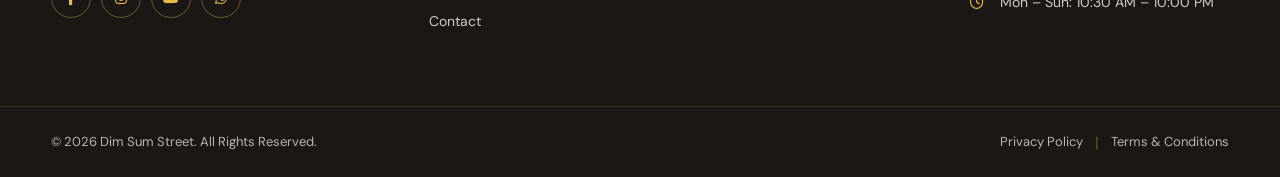
<file: contact.html>
<!DOCTYPE html>
<html lang="en">

<head>
    <meta charset="UTF-8">
    <meta name="viewport" content="width=device-width, initial-scale=1.0">

    <title>Dim Sum Street</title>

    <!-- Favicon -->
    <link rel="icon" type="image/png" href="images/favicon.png">

    <!-- Google Fonts -->
    <link rel="preconnect" href="https://fonts.googleapis.com">
    <link rel="preconnect" href="https://fonts.gstatic.com" crossorigin>

    <link
        href="https://fonts.googleapis.com/css2?family=DM+Sans:wght@400;500&family=Noto+Serif+SC:wght@600&display=swap"
        rel="stylesheet">

    <!-- Font Awesome -->
    <link rel="stylesheet" href="https://cdnjs.cloudflare.com/ajax/libs/font-awesome/6.7.2/css/all.min.css">

    <!-- Main CSS -->
    <link rel="stylesheet" href="css/style.css">
</head>

<body>

    <!-- =========================
     HEADER
========================= -->
    <header class="site-header">
        <div class="header-container">

            <!-- Logo -->
            <a href="index.html" class="site-logo">
                <img src="images/logo.png" alt="Dim Sum Street">
            </a>

            <!-- Desktop Navigation -->
            <nav class="main-navigation">
                <ul class="nav-menu">

                    <!-- Home Dropdown -->
                    <li class="nav-item has-dropdown">
                        <a href="#" class="nav-link">
                            <span class="nav-text">Home</span>
                            <i class="fa-solid fa-chevron-down"></i>
                        </a>

                        <ul class="dropdown-menu">
                            <li>
                                <a href="index.html">Home 1</a>
                            </li>
                            <li>
                                <a href="home-2.html">Home 2</a>
                            </li>
                        </ul>
                    </li>

                    <!-- About -->
                    <li class="nav-item">
                        <a href="about.html" class="nav-link"><span class="nav-text">About</span></a>
                    </li>

                    <!-- Menu Dropdown -->
                    <li class="nav-item has-dropdown">
                        <a href="#" class="nav-link">
                            <span class="nav-text">Menu</span>
                            <i class="fa-solid fa-chevron-down"></i>
                        </a>

                        <ul class="dropdown-menu">
                            <li>
                                <a href="steamed-dim-sum.html">Steamed Dim Sum</a>
                            </li>
                            <li>
                                <a href="fried-dim-sum.html">Fried Dim Sum</a>
                            </li>
                            <li>
                                <a href="signature-baskets.html">Signature Baskets</a>
                            </li>
                            <li>
                                <a href="desserts.html">Desserts</a>
                            </li>
                        </ul>
                    </li>

                    <!-- Weekend Brunch -->
                    <li class="nav-item">
                        <a href="weekend-brunch.html" class="nav-link">
                            <span class="nav-text">Weekend Brunch</span>
                        </a>
                    </li>

                    <!-- Locations -->
                    <li class="nav-item">
                        <a href="locations.html" class="nav-link">
                            <span class="nav-text">Locations</span>
                        </a>
                    </li>

                    <!-- Contact -->
                    <li class="nav-item">
                        <a href="contact.html" class="nav-link">
                            <span class="nav-text">Contact</span>
                        </a>
                    </li>

                </ul>
            </nav>


            <!-- Desktop Header Actions -->
            <div class="header-actions">

                <!-- Dark Mode -->
                <button class="header-toggle theme-toggle" id="themeToggle" type="button" aria-label="Toggle dark mode">
                    <i class="fa-solid fa-moon"></i>
                </button>

                <!-- RTL -->
                <button class="header-toggle rtl-toggle" id="rtlToggle" type="button" aria-label="Toggle RTL mode">
                    <i class="fa-solid fa-arrow-right-arrow-left"></i>
                </button>

                <!-- Reserve Table -->
                <a href="booking.html" class="reserve-btn">
                    Reserve a Table
                </a>

            </div>


            <!-- Mobile Menu Toggle -->
            <button class="menu-toggle" id="menuToggle" type="button" aria-label="Open menu" aria-expanded="false">
                <span></span>
                <span></span>
                <span></span>
            </button>

        </div>


        <!-- Mobile Navigation -->
        <div class="mobile-menu" id="mobileMenu">

            <nav class="mobile-navigation">
                <ul class="mobile-nav-list">

                    <!-- Home -->
                    <li class="mobile-nav-item mobile-dropdown">
                        <button class="mobile-dropdown-btn" type="button">
                            <span>Home</span>
                            <i class="fa-solid fa-chevron-down"></i>
                        </button>

                        <ul class="mobile-dropdown-menu">
                            <li>
                                <a href="index.html">Home 1</a>
                            </li>
                            <li>
                                <a href="home-2.html">Home 2</a>
                            </li>
                        </ul>
                    </li>

                    <!-- About -->
                    <li class="mobile-nav-item">
                        <a href="about.html">About</a>
                    </li>

                    <!-- Menu -->
                    <li class="mobile-nav-item mobile-dropdown">
                        <button class="mobile-dropdown-btn" type="button">
                            <span>Menu</span>
                            <i class="fa-solid fa-chevron-down"></i>
                        </button>

                        <ul class="mobile-dropdown-menu">
                            <li>
                                <a href="steamed-dim-sum.html">
                                    Steamed Dim Sum
                                </a>
                            </li>

                            <li>
                                <a href="fried-dim-sum.html">
                                    Fried Dim Sum
                                </a>
                            </li>

                            <li>
                                <a href="signature-baskets.html">
                                    Signature Baskets
                                </a>
                            </li>

                            <li>
                                <a href="desserts.html">
                                    Desserts
                                </a>
                            </li>
                        </ul>
                    </li>

                    <!-- Weekend Brunch -->
                    <li class="mobile-nav-item">
                        <a href="weekend-brunch.html">
                            Weekend Brunch
                        </a>
                    </li>

                    <!-- Locations -->
                    <li class="mobile-nav-item">
                        <a href="locations.html">
                            Locations
                        </a>
                    </li>

                    <!-- Contact -->
                    <li class="mobile-nav-item">
                        <a href="contact.html">
                            Contact
                        </a>
                    </li>

                </ul>
            </nav>


            <!-- Mobile Actions -->
            <div class="mobile-actions">

                <div class="mobile-action-row">

                    <!-- Dark Mode -->
                    <button class="mobile-action-btn" id="mobileThemeToggle" type="button">
                        <span>
                            <i class="fa-solid fa-moon"></i>
                            Dark Mode
                        </span>

                        <i class="fa-solid fa-chevron-right"></i>
                    </button>

                    <!-- RTL -->
                    <button class="mobile-action-btn" id="mobileRtlToggle" type="button">
                        <span>
                            <i class="fa-solid fa-arrow-right-arrow-left"></i>
                            RTL Mode
                        </span>

                        <i class="fa-solid fa-chevron-right"></i>
                    </button>

                </div>

                <!-- Reserve -->
                <a href="booking.html" class="mobile-reserve-btn">
                    Reserve a Table
                </a>

            </div>

        </div>
    </header>

    <section class="page-hero about-page-hero" style="background-image: url('images/contact-hero.jpg');">

        <div class="page-hero-overlay"></div>

        <div class="page-hero-container">

            <div class="page-hero-content">

                <span class="page-hero-label">
                    <i class="fa-solid fa-bowl-food"></i>
                    GET IN TOUCH
                </span>

                <h1>
                    We're Always
                    <span>Happy To Hear From You.</span>
                </h1>

                <p>
                    Whether you're planning a special gathering, asking about our menu, or simply want to say hello, our
                    team is here to help.
                </p>

                <div class="page-hero-breadcrumb">
                    <a href="index.html">Home</a>
                    <i class="fa-solid fa-angle-right"></i>
                    <span>Contact</span>
                </div>

            </div>

        </div>

    </section>

    <!-- =========================================
     CONTACT — INFORMATION CARDS
========================================= -->

    <section class="contact-info-section">

        <div class="contact-info-container">

            <!-- Section Heading -->
            <div class="contact-info-heading">

                <span class="contact-info-label">
                    GET IN TOUCH
                </span>

                <h2>
                    We're Here To
                    <span>Help.</span>
                </h2>

                <p>
                    Have a question about our menu, reservations, private
                    gatherings or locations? Our team would be happy to hear
                    from you.
                </p>

            </div>


            <!-- Information Cards -->
            <div class="contact-info-grid">

                <!-- Phone -->
                <div class="contact-info-card">

                    <div class="contact-info-icon">
                        <i class="fa-solid fa-phone"></i>
                    </div>

                    <span class="contact-info-number">
                        01
                    </span>

                    <h3>
                        Call Our Team
                    </h3>

                    <p>
                        Speak directly with our restaurant team.
                    </p>

                    <a href="tel:+919876543210">
                        +91 98765 43210
                        <i class="fa-solid fa-arrow-right"></i>
                    </a>

                </div>


                <!-- Email -->
                <div class="contact-info-card">

                    <div class="contact-info-icon">
                        <i class="fa-regular fa-envelope"></i>
                    </div>

                    <span class="contact-info-number">
                        02
                    </span>

                    <h3>
                        Send An Email
                    </h3>

                    <p>
                        Send us your questions or enquiries.
                    </p>

                    <a href="mailto:hello@dimsumstreet.com">
                        hello@dimsumstreet.com
                        <i class="fa-solid fa-arrow-right"></i>
                    </a>

                </div>


                <!-- Address -->
                <div class="contact-info-card">

                    <div class="contact-info-icon">
                        <i class="fa-solid fa-location-dot"></i>
                    </div>

                    <span class="contact-info-number">
                        03
                    </span>

                    <h3>
                        Visit Us
                    </h3>

                    <p>
                        Our flagship restaurant in Chinatown.
                    </p>

                    <a href="locations.html">
                        18 Lantern Street
                        <i class="fa-solid fa-arrow-right"></i>
                    </a>

                </div>


                <!-- Opening Hours -->
                <div class="contact-info-card">

                    <div class="contact-info-icon">
                        <i class="fa-regular fa-clock"></i>
                    </div>

                    <span class="contact-info-number">
                        04
                    </span>

                    <h3>
                        Opening Hours
                    </h3>

                    <p>
                        Monday — Sunday
                    </p>

                    <strong>
                        10:00 AM — 10:00 PM
                    </strong>

                </div>

            </div>

        </div>

    </section>

    <!-- =========================================
     CONTACT — ENQUIRY FORM
========================================= -->

    <section class="contact-enquiry-section">

        <div class="contact-enquiry-container">

            <!-- Left Content -->
            <div class="contact-enquiry-content">

                <span class="contact-enquiry-label">
                    SEND US A MESSAGE
                </span>

                <h2>
                    Let's Start A
                    <span>Conversation.</span>
                </h2>

                <p>
                    Have something you'd like to ask us? Send your enquiry
                    and our team will get back to you as soon as possible.
                    We are always happy to help with your dining plans.
                </p>


                <!-- Enquiry Highlights -->
                <div class="contact-enquiry-highlights">

                    <div class="contact-enquiry-highlight">

                        <div class="contact-enquiry-highlight-icon">
                            <i class="fa-solid fa-utensils"></i>
                        </div>

                        <div>
                            <h3>Dining Enquiries</h3>

                            <p>
                                Questions about our menu, dishes or dining experience.
                            </p>
                        </div>

                    </div>


                    <div class="contact-enquiry-highlight">

                        <div class="contact-enquiry-highlight-icon">
                            <i class="fa-solid fa-users"></i>
                        </div>

                        <div>
                            <h3>Private Gatherings</h3>

                            <p>
                                Planning a celebration or gathering with your group?
                            </p>
                        </div>

                    </div>


                    <div class="contact-enquiry-highlight">

                        <div class="contact-enquiry-highlight-icon">
                            <i class="fa-solid fa-calendar-check"></i>
                        </div>

                        <div>
                            <h3>Table Reservations</h3>

                            <p>
                                Need help choosing a location or planning your visit?
                            </p>
                        </div>

                    </div>

                </div>

            </div>


            <!-- Right Form -->
            <div class="contact-enquiry-form-wrapper">

                <form class="contact-enquiry-form">

                    <div class="contact-enquiry-form-heading">

                        <span>
                            ENQUIRY FORM
                        </span>

                        <h3>
                            How Can We Help?
                        </h3>

                    </div>


                    <!-- Name + Email -->
                    <div class="contact-enquiry-row">

                        <div class="contact-enquiry-field">

                            <label for="contactName">
                                Your Name
                            </label>

                            <input type="text" id="contactName" name="name" placeholder="Enter your name">

                        </div>


                        <div class="contact-enquiry-field">

                            <label for="contactEmail">
                                Email Address
                            </label>

                            <input type="email" id="contactEmail" name="email" placeholder="Enter your email">

                        </div>

                    </div>


                    <!-- Phone + Subject -->
                    <div class="contact-enquiry-row">

                        <div class="contact-enquiry-field">

                            <label for="contactPhone">
                                Phone Number
                            </label>

                            <input type="tel" id="contactPhone" name="phone" placeholder="Enter your phone number">

                        </div>


                        <div class="contact-enquiry-field">

                            <label for="contactSubject">
                                Enquiry Type
                            </label>

                            <select id="contactSubject" name="subject">

                                <option value="">
                                    Select an enquiry
                                </option>

                                <option value="dining">
                                    Dining Enquiry
                                </option>

                                <option value="reservation">
                                    Table Reservation
                                </option>

                                <option value="private-dining">
                                    Private Dining
                                </option>

                                <option value="catering">
                                    Catering
                                </option>

                                <option value="other">
                                    Other
                                </option>

                            </select>

                        </div>

                    </div>


                    <!-- Message -->
                    <div class="contact-enquiry-field">

                        <label for="contactMessage">
                            Your Message
                        </label>

                        <textarea id="contactMessage" name="message" rows="6"
                            placeholder="Tell us how we can help..."></textarea>

                    </div>


                    <!-- Submit -->
                    <button type="submit" class="contact-enquiry-submit">
                        Send Enquiry
                        <i class="fa-solid fa-arrow-right"></i>
                    </button>

                </form>

            </div>

        </div>

    </section>

    <!-- =========================================
     CONTACT — FIND US / MAP
========================================= -->

    <section class="contact-map-section">

        <div class="contact-map-container">

            <!-- Map -->
            <div class="contact-map">

                <iframe src="https://www.google.com/maps?q=Chinatown&output=embed" allowfullscreen="" loading="lazy"
                    referrerpolicy="no-referrer-when-downgrade">
                </iframe>

            </div>


            <!-- Location Content -->
            <div class="contact-map-content">

                <span class="contact-map-label">
                    VISIT DIM SUM STREET
                </span>

                <h2>
                    Come Find
                    <span>Us.</span>
                </h2>

                <p>
                    Step into our warm and lively dining space in the heart
                    of Chinatown, where traditional dim sum, freshly brewed
                    tea and good company come together.
                </p>


                <!-- Address -->
                <div class="contact-map-detail">

                    <div class="contact-map-detail-icon">
                        <i class="fa-solid fa-location-dot"></i>
                    </div>

                    <div>
                        <span>OUR ADDRESS</span>

                        <strong>
                            18 Lantern Street,<br>
                            Chinatown, City 600001
                        </strong>
                    </div>

                </div>


                <!-- Opening Hours -->
                <div class="contact-map-detail">

                    <div class="contact-map-detail-icon">
                        <i class="fa-regular fa-clock"></i>
                    </div>

                    <div>
                        <span>OPENING HOURS</span>

                        <strong>
                            Monday — Sunday<br>
                            10:00 AM — 10:00 PM
                        </strong>
                    </div>

                </div>


                <!-- Phone -->
                <div class="contact-map-detail">

                    <div class="contact-map-detail-icon">
                        <i class="fa-solid fa-phone"></i>
                    </div>

                    <div>
                        <span>PHONE</span>

                        <strong>
                            +91 98765 43210
                        </strong>
                    </div>

                </div>


                <a href="https://www.google.com/maps?q=Chinatown" target="_blank" rel="noopener noreferrer"
                    class="contact-map-button">
                    Get Directions
                    <i class="fa-solid fa-arrow-right"></i>
                </a>

            </div>

        </div>

    </section>

    <!-- =========================
     FOOTER
========================= -->
    <footer class="site-footer">

        <div class="footer-main">
            <div class="footer-container">

                <!-- Brand -->
                <div class="footer-brand">

                    <a href="index.html" class="footer-logo">
                        <img src="images/logo.png" alt="Dim Sum Street">
                    </a>

                    <p class="footer-description">
                        Traditional dim sum, handcrafted baskets, and
                        warm dining moments made to bring everyone together.
                    </p>

                    <!-- Social Links -->
                    <div class="footer-socials">

                        <a href="#" aria-label="Facebook">
                            <i class="fa-brands fa-facebook-f"></i>
                        </a>

                        <a href="#" aria-label="Instagram">
                            <i class="fa-brands fa-instagram"></i>
                        </a>

                        <a href="#" aria-label="Youtube">
                            <i class="fa-brands fa-youtube"></i>
                        </a>

                        <a href="#" aria-label="WhatsApp">
                            <i class="fa-brands fa-whatsapp"></i>
                        </a>

                    </div>

                </div>


                <!-- Quick Links -->
                <div class="footer-column">

                    <h3>Quick Links</h3>

                    <ul>
                        <li>
                            <a href="index.html">Home</a>
                        </li>

                        <li>
                            <a href="about.html">About</a>
                        </li>

                        <li>
                            <a href="weekend-brunch.html">
                                Weekend Brunch
                            </a>
                        </li>

                        <li>
                            <a href="locations.html">Locations</a>
                        </li>

                        <li>
                            <a href="contact.html">Contact</a>
                        </li>
                    </ul>

                </div>


                <!-- Our Menu -->
                <div class="footer-column">

                    <h3>Our Menu</h3>

                    <ul>
                        <li>
                            <a href="steamed-dim-sum.html">
                                Steamed Dim Sum
                            </a>
                        </li>

                        <li>
                            <a href="fried-dim-sum.html">
                                Fried Dim Sum
                            </a>
                        </li>

                        <li>
                            <a href="signature-baskets.html">
                                Signature Baskets
                            </a>
                        </li>

                        <li>
                            <a href="desserts.html">
                                Desserts
                            </a>
                        </li>
                    </ul>

                </div>


                <!-- Contact -->
                <div class="footer-column footer-contact">

                    <h3>Visit Us</h3>

                    <div class="footer-contact-item">

                        <i class="fa-solid fa-location-dot"></i>

                        <p>
                            24 Bamboo Street,<br>
                            Chinatown, Chennai
                        </p>

                    </div>

                    <div class="footer-contact-item">

                        <i class="fa-solid fa-phone"></i>

                        <a href="tel:+919876543210">
                            +91 98765 43210
                        </a>

                    </div>

                    <div class="footer-contact-item">

                        <i class="fa-solid fa-envelope"></i>

                        <a href="mailto:hello@dimsumstreet.com">
                            hello@dimsumstreet.com
                        </a>

                    </div>

                    <div class="footer-contact-item">

                        <i class="fa-regular fa-clock"></i>

                        <p>
                            Mon – Sun: 10:30 AM – 10:00 PM
                        </p>

                    </div>

                </div>

            </div>
        </div>


        <!-- Footer Bottom -->
        <div class="footer-bottom">

            <div class="footer-bottom-container">

                <p>
                    © 2026 Dim Sum Street. All Rights Reserved.
                </p>

                <div class="footer-bottom-links">

                    <a href="#">Privacy Policy</a>

                    <span>|</span>

                    <a href="#">Terms & Conditions</a>

                </div>

            </div>

        </div>

    </footer>


    <script src="js/main.js"></script>

</body>

</html>
</file>
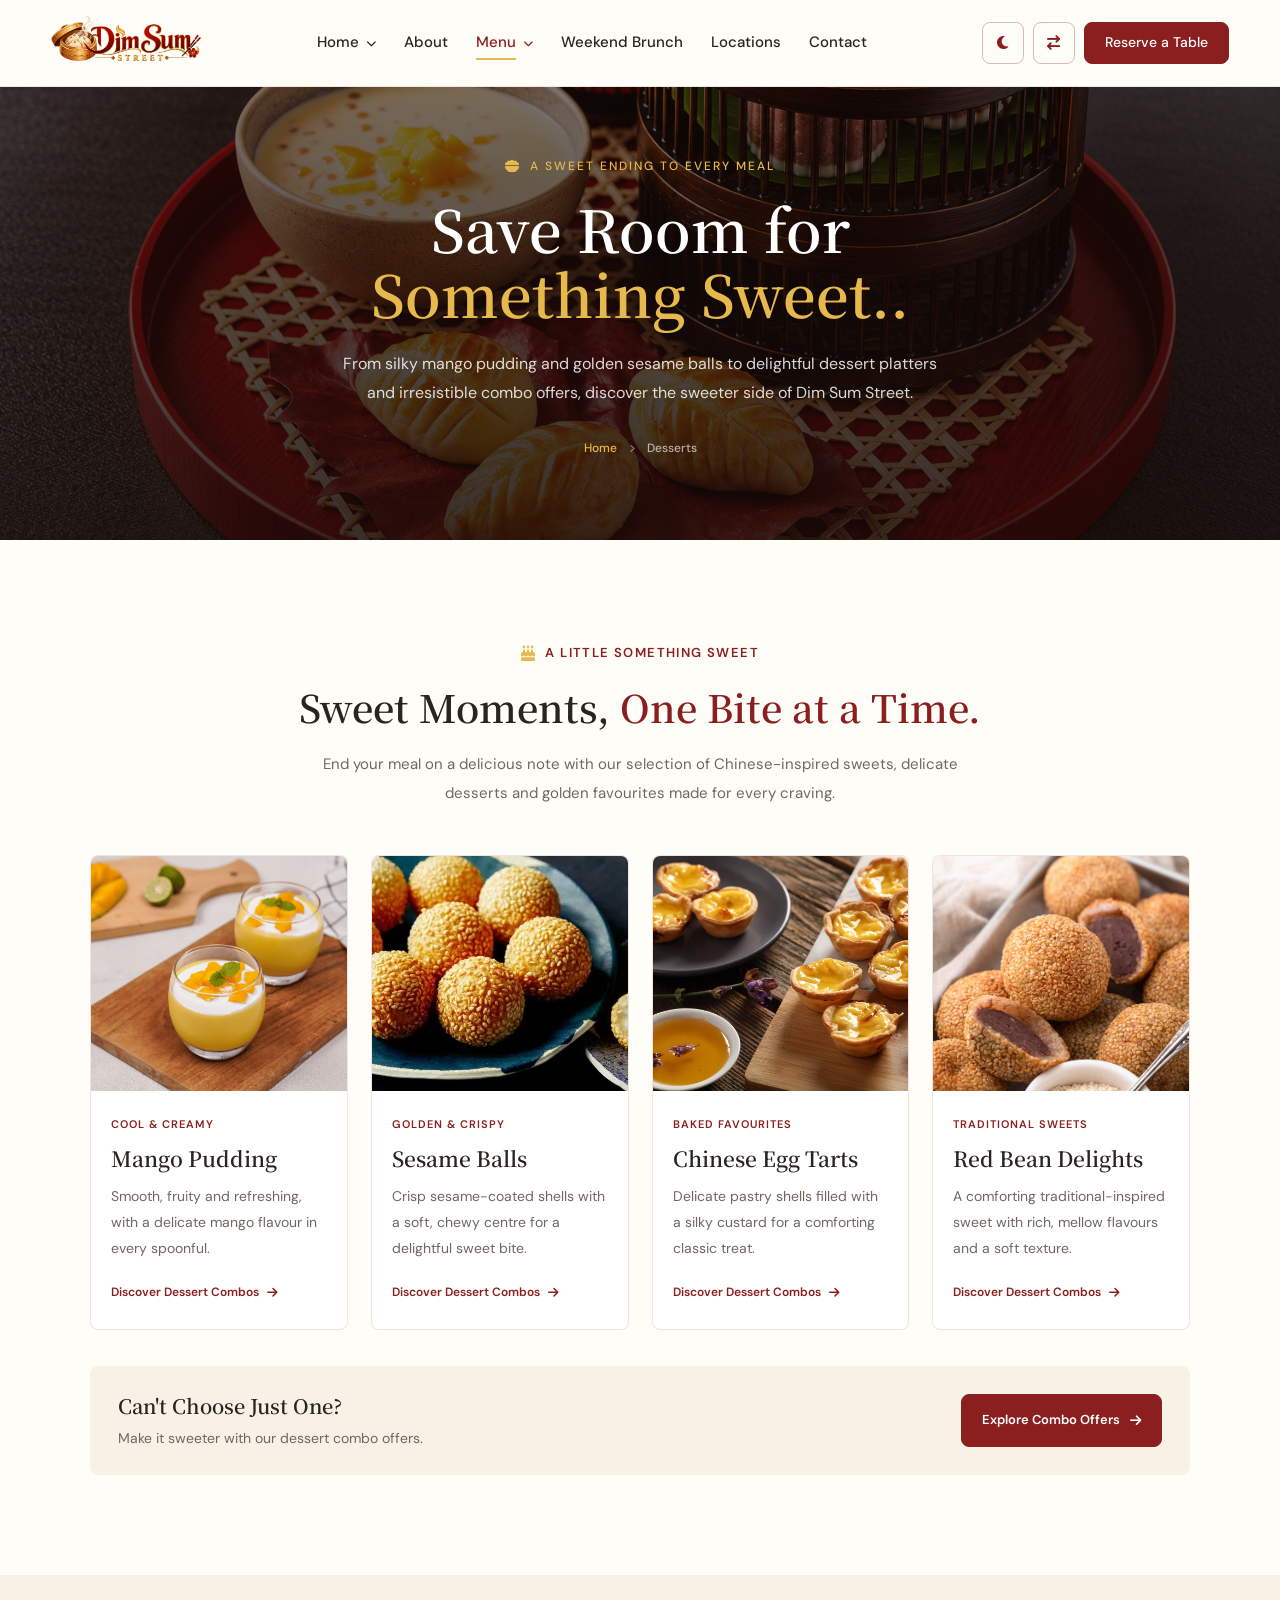
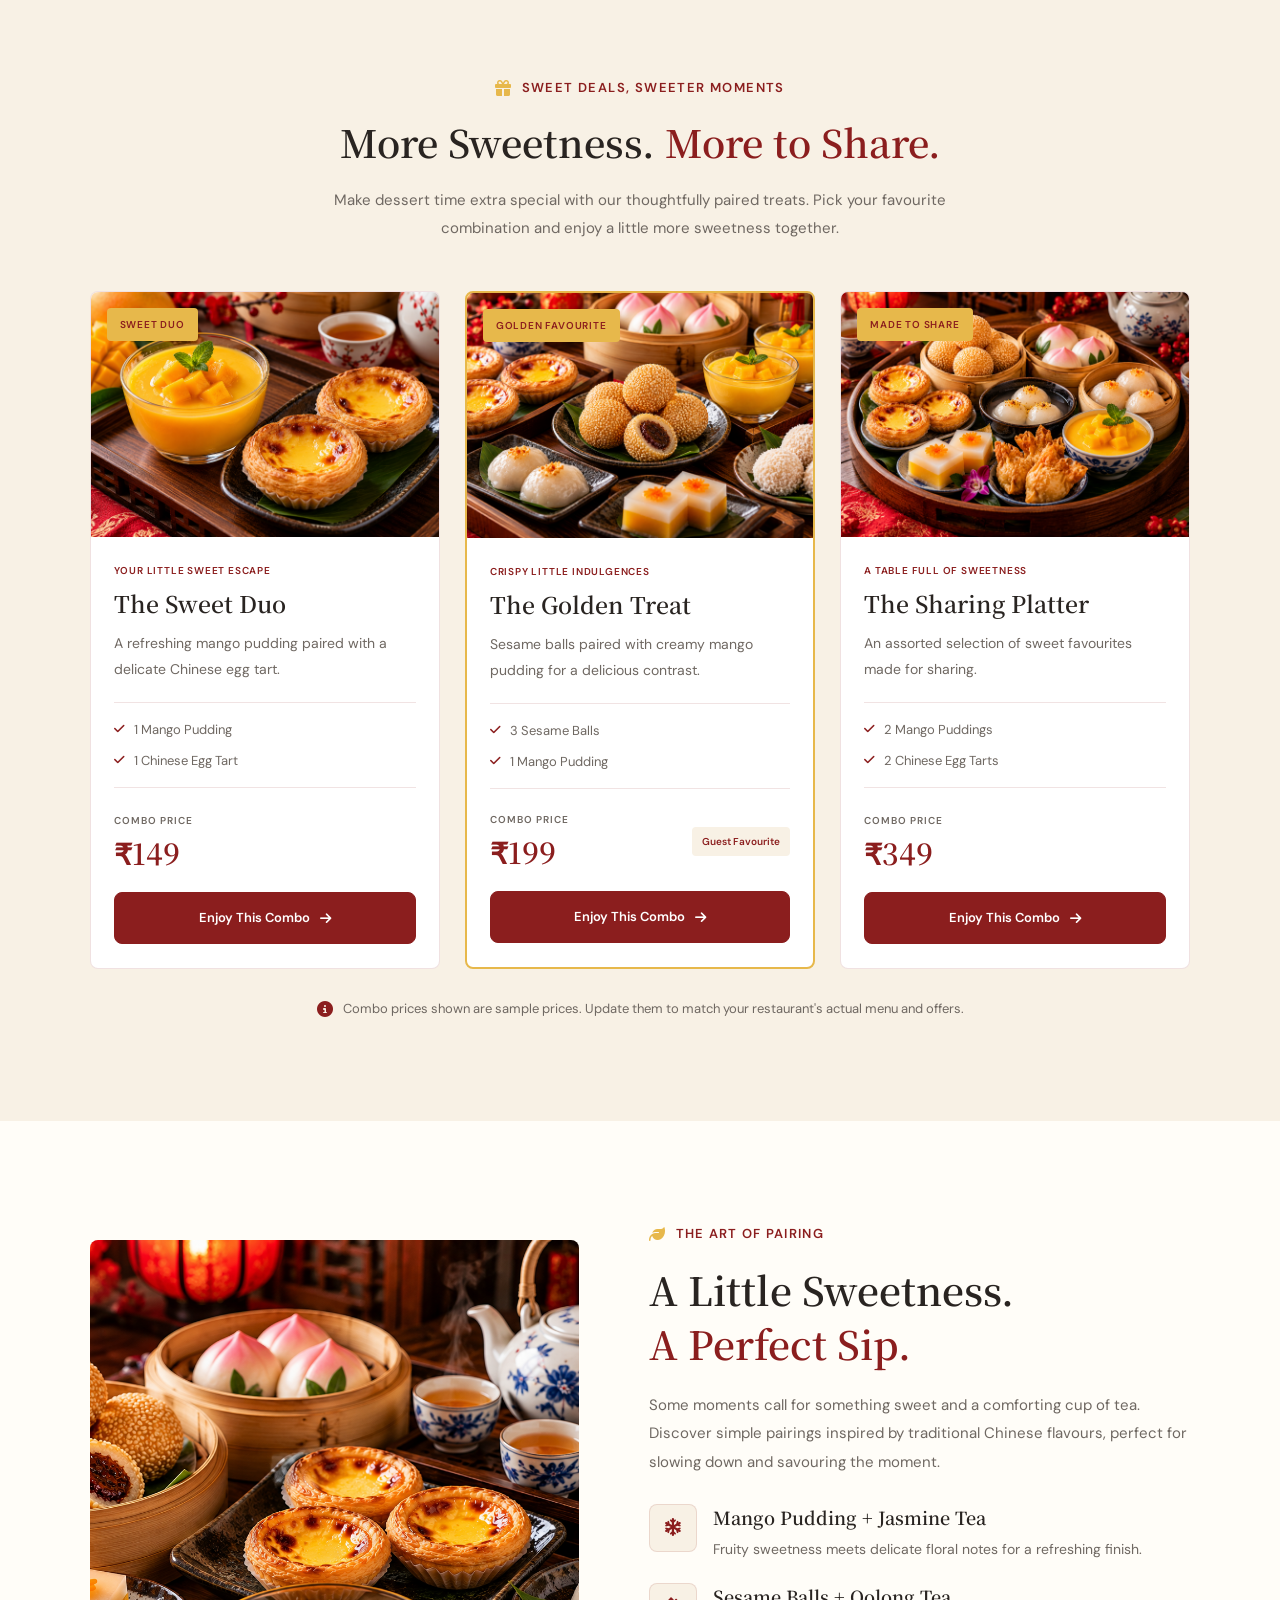
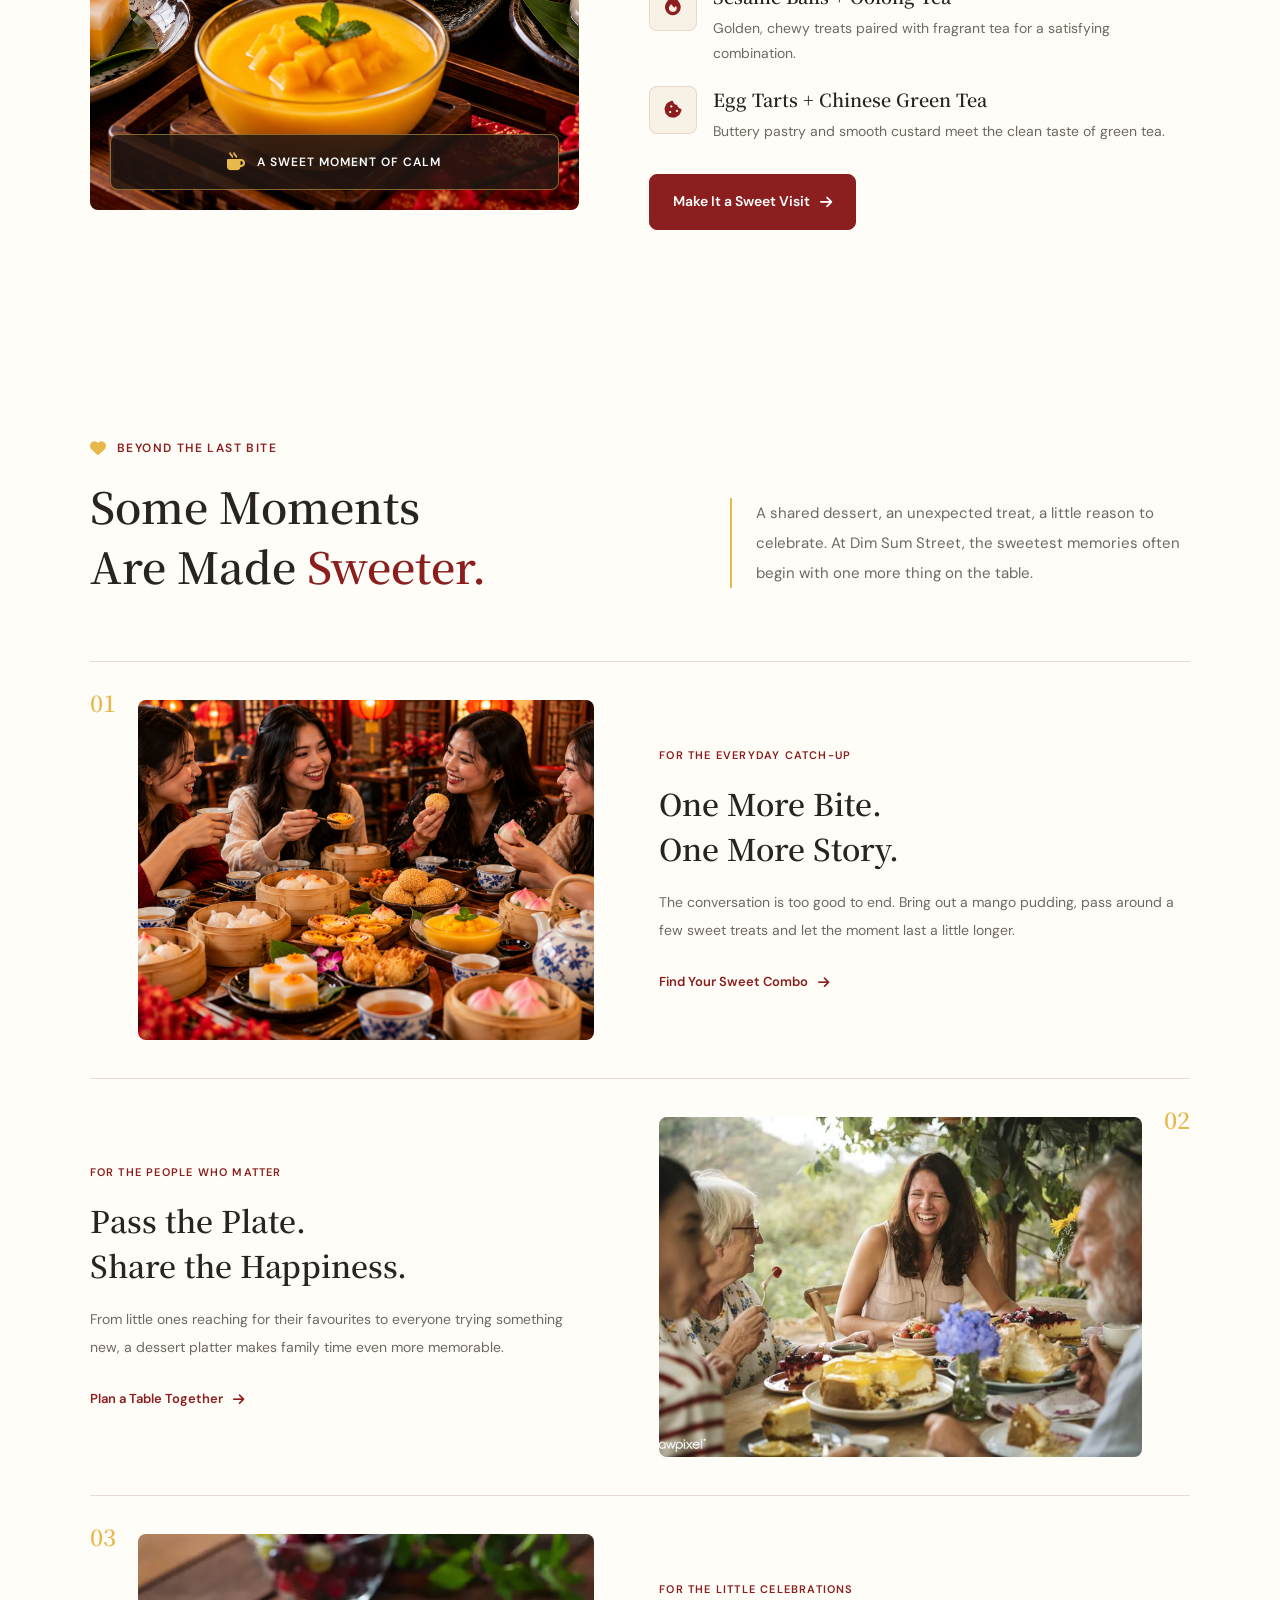
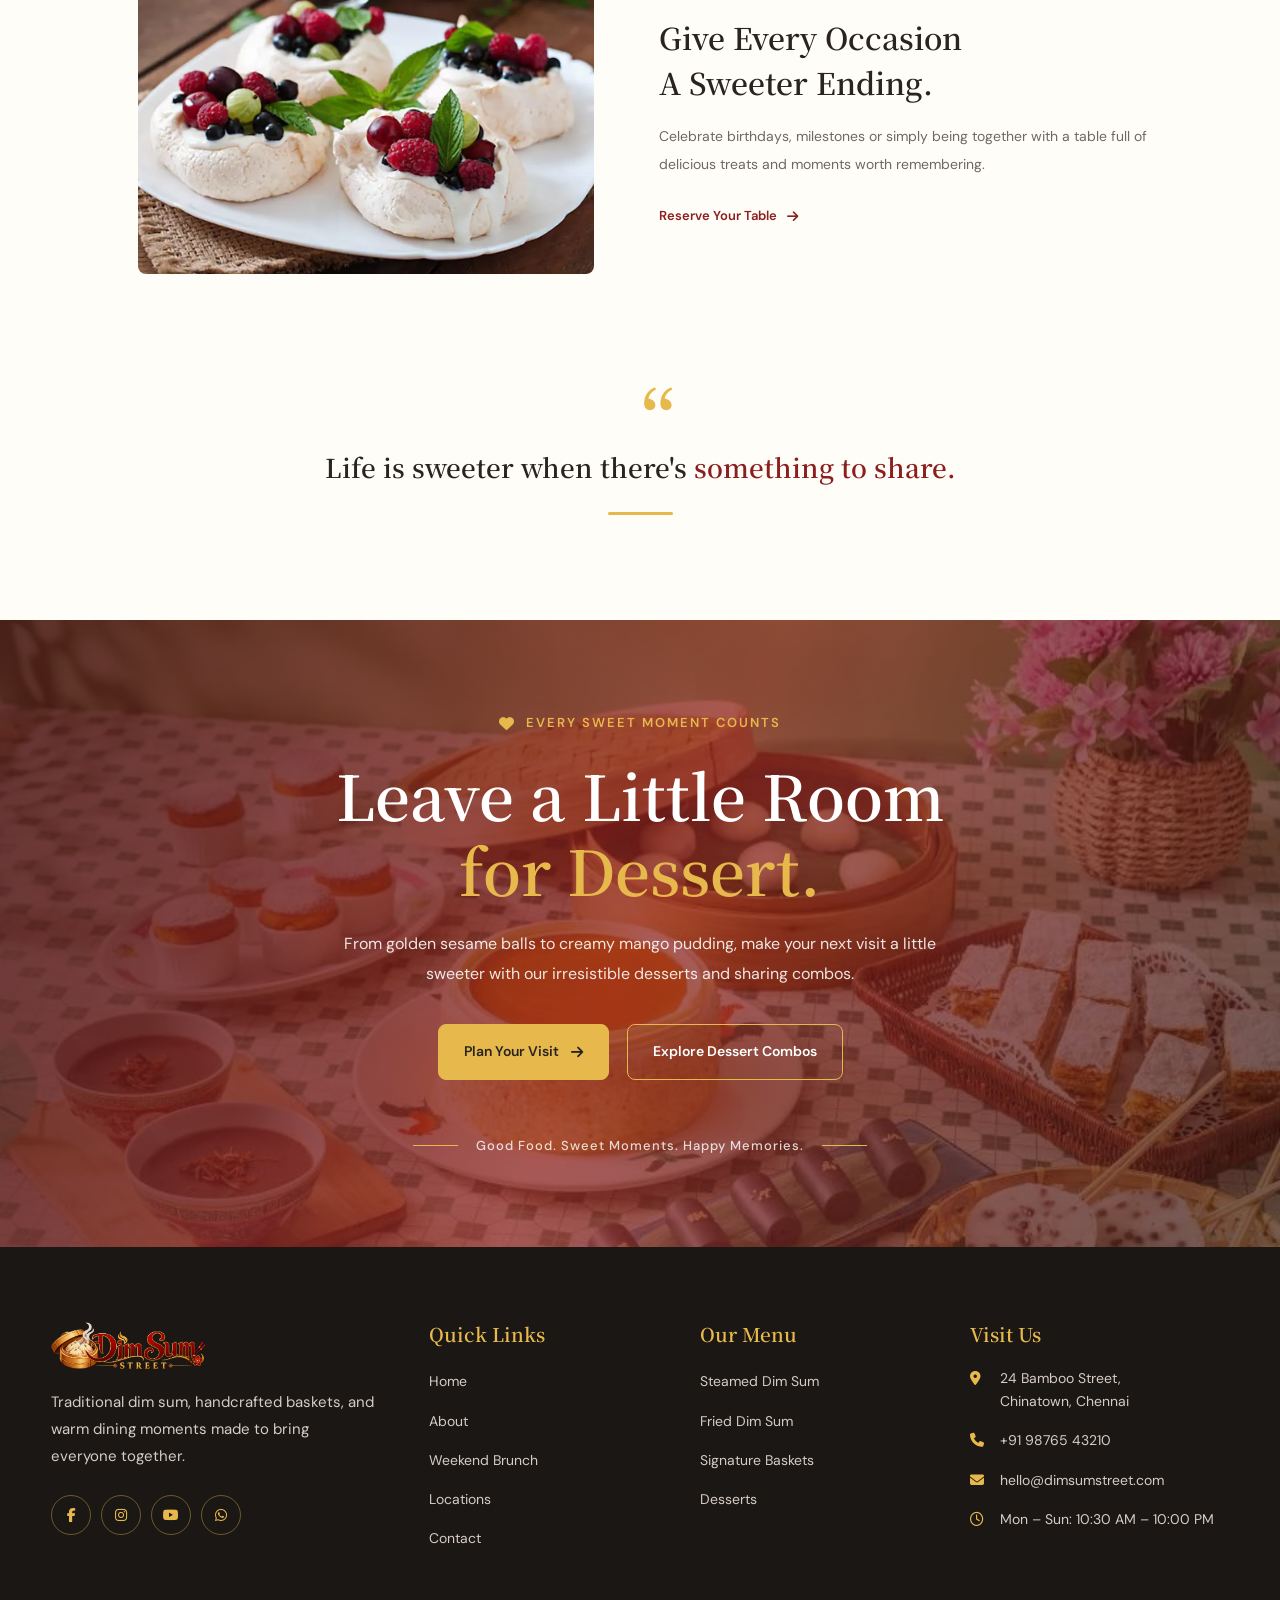
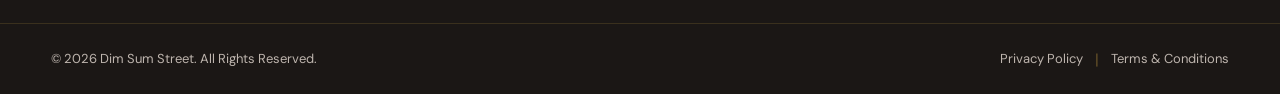
<file: desserts.html>
<!DOCTYPE html>
<html lang="en">

<head>
    <meta charset="UTF-8">
    <meta name="viewport" content="width=device-width, initial-scale=1.0">

    <title>Dim Sum Street</title>

    <!-- Favicon -->
    <link rel="icon" type="image/png" href="images/favicon.png">

    <!-- Google Fonts -->
    <link rel="preconnect" href="https://fonts.googleapis.com">
    <link rel="preconnect" href="https://fonts.gstatic.com" crossorigin>

    <link
        href="https://fonts.googleapis.com/css2?family=DM+Sans:wght@400;500&family=Noto+Serif+SC:wght@600&display=swap"
        rel="stylesheet">

    <!-- Font Awesome -->
    <link rel="stylesheet" href="https://cdnjs.cloudflare.com/ajax/libs/font-awesome/6.7.2/css/all.min.css">

    <!-- Main CSS -->
    <link rel="stylesheet" href="css/style.css">
</head>

<body>

    <!-- =========================
     HEADER
========================= -->
    <header class="site-header">
        <div class="header-container">

            <!-- Logo -->
            <a href="index.html" class="site-logo">
                <img src="images/logo.png" alt="Dim Sum Street">
            </a>

            <!-- Desktop Navigation -->
            <nav class="main-navigation">
                <ul class="nav-menu">

                    <!-- Home Dropdown -->
                    <li class="nav-item has-dropdown">
                        <a href="#" class="nav-link">
                            <span class="nav-text">Home</span>
                            <i class="fa-solid fa-chevron-down"></i>
                        </a>

                        <ul class="dropdown-menu">
                            <li>
                                <a href="index.html">Home 1</a>
                            </li>
                            <li>
                                <a href="home-2.html">Home 2</a>
                            </li>
                        </ul>
                    </li>

                    <!-- About -->
                    <li class="nav-item">
                        <a href="about.html" class="nav-link"><span class="nav-text">About</span></a>
                    </li>

                    <!-- Menu Dropdown -->
                    <li class="nav-item has-dropdown">
                        <a href="#" class="nav-link">
                            <span class="nav-text">Menu</span>
                            <i class="fa-solid fa-chevron-down"></i>
                        </a>

                        <ul class="dropdown-menu">
                            <li>
                                <a href="steamed-dim-sum.html">Steamed Dim Sum</a>
                            </li>
                            <li>
                                <a href="fried-dim-sum.html">Fried Dim Sum</a>
                            </li>
                            <li>
                                <a href="signature-baskets.html">Signature Baskets</a>
                            </li>
                            <li>
                                <a href="desserts.html">Desserts</a>
                            </li>
                        </ul>
                    </li>

                    <!-- Weekend Brunch -->
                    <li class="nav-item">
                        <a href="weekend-brunch.html" class="nav-link">
                            <span class="nav-text">Weekend Brunch</span>
                        </a>
                    </li>

                    <!-- Locations -->
                    <li class="nav-item">
                        <a href="locations.html" class="nav-link">
                            <span class="nav-text">Locations</span>
                        </a>
                    </li>

                    <!-- Contact -->
                    <li class="nav-item">
                        <a href="contact.html" class="nav-link">
                            <span class="nav-text">Contact</span>
                        </a>
                    </li>

                </ul>
            </nav>


            <!-- Desktop Header Actions -->
            <div class="header-actions">

                <!-- Dark Mode -->
                <button class="header-toggle theme-toggle" id="themeToggle" type="button" aria-label="Toggle dark mode">
                    <i class="fa-solid fa-moon"></i>
                </button>

                <!-- RTL -->
                <button class="header-toggle rtl-toggle" id="rtlToggle" type="button" aria-label="Toggle RTL mode">
                    <i class="fa-solid fa-arrow-right-arrow-left"></i>
                </button>

                <!-- Reserve Table -->
                <a href="booking.html" class="reserve-btn">
                    Reserve a Table
                </a>

            </div>


            <!-- Mobile Menu Toggle -->
            <button class="menu-toggle" id="menuToggle" type="button" aria-label="Open menu" aria-expanded="false">
                <span></span>
                <span></span>
                <span></span>
            </button>

        </div>


        <!-- Mobile Navigation -->
        <div class="mobile-menu" id="mobileMenu">

            <nav class="mobile-navigation">
                <ul class="mobile-nav-list">

                    <!-- Home -->
                    <li class="mobile-nav-item mobile-dropdown">
                        <button class="mobile-dropdown-btn" type="button">
                            <span>Home</span>
                            <i class="fa-solid fa-chevron-down"></i>
                        </button>

                        <ul class="mobile-dropdown-menu">
                            <li>
                                <a href="index.html">Home 1</a>
                            </li>
                            <li>
                                <a href="home-2.html">Home 2</a>
                            </li>
                        </ul>
                    </li>

                    <!-- About -->
                    <li class="mobile-nav-item">
                        <a href="about.html">About</a>
                    </li>

                    <!-- Menu -->
                    <li class="mobile-nav-item mobile-dropdown">
                        <button class="mobile-dropdown-btn" type="button">
                            <span>Menu</span>
                            <i class="fa-solid fa-chevron-down"></i>
                        </button>

                        <ul class="mobile-dropdown-menu">
                            <li>
                                <a href="steamed-dim-sum.html">
                                    Steamed Dim Sum
                                </a>
                            </li>

                            <li>
                                <a href="fried-dim-sum.html">
                                    Fried Dim Sum
                                </a>
                            </li>

                            <li>
                                <a href="signature-baskets.html">
                                    Signature Baskets
                                </a>
                            </li>

                            <li>
                                <a href="desserts.html">
                                    Desserts
                                </a>
                            </li>
                        </ul>
                    </li>

                    <!-- Weekend Brunch -->
                    <li class="mobile-nav-item">
                        <a href="weekend-brunch.html">
                            Weekend Brunch
                        </a>
                    </li>

                    <!-- Locations -->
                    <li class="mobile-nav-item">
                        <a href="locations.html">
                            Locations
                        </a>
                    </li>

                    <!-- Contact -->
                    <li class="mobile-nav-item">
                        <a href="contact.html">
                            Contact
                        </a>
                    </li>

                </ul>
            </nav>


            <!-- Mobile Actions -->
            <div class="mobile-actions">

                <div class="mobile-action-row">

                    <!-- Dark Mode -->
                    <button class="mobile-action-btn" id="mobileThemeToggle" type="button">
                        <span>
                            <i class="fa-solid fa-moon"></i>
                            Dark Mode
                        </span>

                        <i class="fa-solid fa-chevron-right"></i>
                    </button>

                    <!-- RTL -->
                    <button class="mobile-action-btn" id="mobileRtlToggle" type="button">
                        <span>
                            <i class="fa-solid fa-arrow-right-arrow-left"></i>
                            RTL Mode
                        </span>

                        <i class="fa-solid fa-chevron-right"></i>
                    </button>

                </div>

                <!-- Reserve -->
                <a href="booking.html" class="mobile-reserve-btn">
                    Reserve a Table
                </a>

            </div>

        </div>
    </header>

    <section class="page-hero about-page-hero" style="background-image: url('images/d-hero.jpg');">

        <div class="page-hero-overlay"></div>

        <div class="page-hero-container">

            <div class="page-hero-content">

                <span class="page-hero-label">
                    <i class="fa-solid fa-bowl-food"></i>
                    A SWEET ENDING TO EVERY MEAL
                </span>

                <h1>
                    Save Room for
                    <span>Something Sweet..</span>
                </h1>

                <p>
                    From silky mango pudding and golden sesame balls to delightful dessert platters and irresistible
                    combo offers, discover the sweeter side of Dim Sum Street.
                </p>

                <div class="page-hero-breadcrumb">
                    <a href="index.html">Home</a>
                    <i class="fa-solid fa-angle-right"></i>
                    <span>Desserts</span>
                </div>

            </div>

        </div>

    </section>


    <!-- SECTION 2: SWEET TREATS COLLECTION -->
    <section class="dessert-collection-section">
        <div class="dessert-collection-container">

            <div class="dessert-collection-heading">
                <span class="dessert-collection-label">
                    <i class="fa-solid fa-cake-candles"></i>
                    A LITTLE SOMETHING SWEET
                </span>

                <h2>Sweet Moments, <span>One Bite at a Time.</span></h2>

                <p>
                    End your meal on a delicious note with our selection
                    of Chinese-inspired sweets, delicate desserts and
                    golden favourites made for every craving.
                </p>
            </div>

            <div class="dessert-collection-grid">

                <!-- DESSERT 1 -->
                <article class="dessert-collection-card">
                    <div class="dessert-collection-image">
                        <img src="images/mango-pudding.jpg" alt="Creamy mango pudding dessert">
                    </div>

                    <div class="dessert-collection-content">
                        <span class="dessert-collection-category">
                            COOL & CREAMY
                        </span>

                        <h3>Mango Pudding</h3>

                        <p>
                            Smooth, fruity and refreshing, with a
                            delicate mango flavour in every spoonful.
                        </p>

                        <a href="#dessert-combos" class="dessert-collection-link">
                            Discover Dessert Combos
                            <i class="fa-solid fa-arrow-right"></i>
                        </a>
                    </div>
                </article>

                <!-- DESSERT 2 -->
                <article class="dessert-collection-card">
                    <div class="dessert-collection-image">
                        <img src="images/golden-sesame-balls.jpg" alt="Golden crispy Chinese sesame balls">
                    </div>

                    <div class="dessert-collection-content">
                        <span class="dessert-collection-category">
                            GOLDEN & CRISPY
                        </span>

                        <h3>Sesame Balls</h3>

                        <p>
                            Crisp sesame-coated shells with a soft,
                            chewy centre for a delightful sweet bite.
                        </p>

                        <a href="#dessert-combos" class="dessert-collection-link">
                            Discover Dessert Combos
                            <i class="fa-solid fa-arrow-right"></i>
                        </a>
                    </div>
                </article>

                <!-- DESSERT 3 -->
                <article class="dessert-collection-card">
                    <div class="dessert-collection-image">
                        <img src="images/chinese-egg-tarts.jpg" alt="Freshly baked Chinese egg tarts">
                    </div>

                    <div class="dessert-collection-content">
                        <span class="dessert-collection-category">
                            BAKED FAVOURITES
                        </span>

                        <h3>Chinese Egg Tarts</h3>

                        <p>
                            Delicate pastry shells filled with a silky
                            custard for a comforting classic treat.
                        </p>

                        <a href="#dessert-combos" class="dessert-collection-link">
                            Discover Dessert Combos
                            <i class="fa-solid fa-arrow-right"></i>
                        </a>
                    </div>
                </article>

                <!-- DESSERT 4 -->
                <article class="dessert-collection-card">
                    <div class="dessert-collection-image">
                        <img src="images/red-bean-sesame-dessert.jpg" alt="Chinese red bean dessert with sesame">
                    </div>

                    <div class="dessert-collection-content">
                        <span class="dessert-collection-category">
                            TRADITIONAL SWEETS
                        </span>

                        <h3>Red Bean Delights</h3>

                        <p>
                            A comforting traditional-inspired sweet
                            with rich, mellow flavours and a soft texture.
                        </p>

                        <a href="#dessert-combos" class="dessert-collection-link">
                            Discover Dessert Combos
                            <i class="fa-solid fa-arrow-right"></i>
                        </a>
                    </div>
                </article>

            </div>

            <div class="dessert-collection-bottom">
                <div>
                    <h3>Can't Choose Just One?</h3>
                    <p>Make it sweeter with our dessert combo offers.</p>
                </div>

                <a href="#dessert-combos" class="dessert-collection-button">
                    Explore Combo Offers
                    <i class="fa-solid fa-arrow-right"></i>
                </a>
            </div>

        </div>
    </section>


    <!-- SECTION 3: DESSERT COMBO OFFERS -->
    <section class="dessert-combo-section" id="dessert-combos">
        <div class="dessert-combo-container">

            <div class="dessert-combo-heading">
                <span class="dessert-combo-label">
                    <i class="fa-solid fa-gift"></i>
                    SWEET DEALS, SWEETER MOMENTS
                </span>

                <h2>More Sweetness. <span>More to Share.</span></h2>

                <p>
                    Make dessert time extra special with our thoughtfully
                    paired treats. Pick your favourite combination and
                    enjoy a little more sweetness together.
                </p>
            </div>

            <div class="dessert-combo-grid">

                <!-- COMBO 1 -->
                <article class="dessert-combo-card">
                    <div class="dessert-combo-image">
                        <img src="images/sweet-duo-combo.jpg" alt="Mango pudding and Chinese egg tart dessert combo">

                        <span class="dessert-combo-badge">SWEET DUO</span>
                    </div>

                    <div class="dessert-combo-content">
                        <span class="dessert-combo-subtitle">
                            YOUR LITTLE SWEET ESCAPE
                        </span>

                        <h3>The Sweet Duo</h3>

                        <p>
                            A refreshing mango pudding paired with
                            a delicate Chinese egg tart.
                        </p>

                        <div class="dessert-combo-includes">
                            <span><i class="fa-solid fa-check"></i> 1 Mango Pudding</span>
                            <span><i class="fa-solid fa-check"></i> 1 Chinese Egg Tart</span>
                        </div>

                        <div class="dessert-combo-price">
                            <div>
                                <span class="dessert-combo-price-label">
                                    COMBO PRICE
                                </span>
                                <strong>₹149</strong>
                            </div>
                        </div>

                        <a href="booking.html" class="dessert-combo-button">
                            Enjoy This Combo
                            <i class="fa-solid fa-arrow-right"></i>
                        </a>
                    </div>
                </article>

                <!-- COMBO 2 -->
                <article class="dessert-combo-card dessert-combo-featured">
                    <div class="dessert-combo-image">
                        <img src="images/golden-treat-combo.jpg" alt="Golden sesame balls and Chinese dessert treats">

                        <span class="dessert-combo-badge">GOLDEN FAVOURITE</span>
                    </div>

                    <div class="dessert-combo-content">
                        <span class="dessert-combo-subtitle">
                            CRISPY LITTLE INDULGENCES
                        </span>

                        <h3>The Golden Treat</h3>

                        <p>
                            Sesame balls paired with creamy mango
                            pudding for a delicious contrast.
                        </p>

                        <div class="dessert-combo-includes">
                            <span><i class="fa-solid fa-check"></i> 3 Sesame Balls</span>
                            <span><i class="fa-solid fa-check"></i> 1 Mango Pudding</span>
                        </div>

                        <div class="dessert-combo-price">
                            <div>
                                <span class="dessert-combo-price-label">
                                    COMBO PRICE
                                </span>
                                <strong>₹199</strong>
                            </div>

                            <span class="dessert-combo-popular">
                                Guest Favourite
                            </span>
                        </div>

                        <a href="booking.html" class="dessert-combo-button">
                            Enjoy This Combo
                            <i class="fa-solid fa-arrow-right"></i>
                        </a>
                    </div>
                </article>

                <!-- COMBO 3 -->
                <article class="dessert-combo-card">
                    <div class="dessert-combo-image">
                        <img src="images/dessert-sharing-platter.jpg" alt="Assorted Chinese dessert sharing platter">

                        <span class="dessert-combo-badge">MADE TO SHARE</span>
                    </div>

                    <div class="dessert-combo-content">
                        <span class="dessert-combo-subtitle">
                            A TABLE FULL OF SWEETNESS
                        </span>

                        <h3>The Sharing Platter</h3>

                        <p>
                            An assorted selection of sweet favourites
                            made for sharing.
                        </p>

                        <div class="dessert-combo-includes">
                            <span><i class="fa-solid fa-check"></i> 2 Mango Puddings</span>
                            <span><i class="fa-solid fa-check"></i> 2 Chinese Egg Tarts</span>
                        </div>

                        <div class="dessert-combo-price">
                            <div>
                                <span class="dessert-combo-price-label">
                                    COMBO PRICE
                                </span>
                                <strong>₹349</strong>
                            </div>
                        </div>

                        <a href="booking.html" class="dessert-combo-button">
                            Enjoy This Combo
                            <i class="fa-solid fa-arrow-right"></i>
                        </a>
                    </div>
                </article>

            </div>

            <div class="dessert-combo-note">
                <i class="fa-solid fa-circle-info"></i>
                <p>
                    Combo prices shown are sample prices. Update them to match
                    your restaurant's actual menu and offers.
                </p>
            </div>

        </div>
    </section>

    <!-- SECTION 4: THE PERFECT SWEET PAIRING -->
    <section class="dessert-pairing-section">
        <div class="dessert-pairing-container">

            <div class="dessert-pairing-visual">
                <img src="images/dessert-tea-pairing.jpg" alt="Chinese desserts served with traditional tea">

                <div class="dessert-pairing-image-caption">
                    <i class="fa-solid fa-mug-hot"></i>
                    <span>A SWEET MOMENT OF CALM</span>
                </div>
            </div>

            <div class="dessert-pairing-content">

                <span class="dessert-pairing-label">
                    <i class="fa-solid fa-leaf"></i>
                    THE ART OF PAIRING
                </span>

                <h2>A Little Sweetness.<br>
                    <span>A Perfect Sip.</span>
                </h2>

                <p class="dessert-pairing-intro">
                    Some moments call for something sweet and a comforting
                    cup of tea. Discover simple pairings inspired by
                    traditional Chinese flavours, perfect for slowing down
                    and savouring the moment.
                </p>

                <div class="dessert-pairing-list">

                    <article class="dessert-pairing-item">
                        <div class="dessert-pairing-icon">
                            <i class="fa-solid fa-snowflake"></i>
                        </div>

                        <div class="dessert-pairing-item-content">
                            <h3>Mango Pudding + Jasmine Tea</h3>
                            <p>
                                Fruity sweetness meets delicate floral notes
                                for a refreshing finish.
                            </p>
                        </div>
                    </article>

                    <article class="dessert-pairing-item">
                        <div class="dessert-pairing-icon">
                            <i class="fa-solid fa-fire"></i>
                        </div>

                        <div class="dessert-pairing-item-content">
                            <h3>Sesame Balls + Oolong Tea</h3>
                            <p>
                                Golden, chewy treats paired with fragrant
                                tea for a satisfying combination.
                            </p>
                        </div>
                    </article>

                    <article class="dessert-pairing-item">
                        <div class="dessert-pairing-icon">
                            <i class="fa-solid fa-cookie-bite"></i>
                        </div>

                        <div class="dessert-pairing-item-content">
                            <h3>Egg Tarts + Chinese Green Tea</h3>
                            <p>
                                Buttery pastry and smooth custard meet
                                the clean taste of green tea.
                            </p>
                        </div>
                    </article>

                </div>

                <a href="booking.html" class="dessert-pairing-button">
                    Make It a Sweet Visit
                    <i class="fa-solid fa-arrow-right"></i>
                </a>

            </div>

        </div>
    </section>

    <!-- SECTION 5: SWEET MOMENTS EDITORIAL -->
    <section class="dessert-story-section">
        <div class="dessert-story-container">

            <div class="dessert-story-header">
                <div class="dessert-story-heading">
                    <span class="dessert-story-label">
                        <i class="fa-solid fa-heart"></i>
                        BEYOND THE LAST BITE
                    </span>

                    <h2>Some Moments<br>
                        Are Made <span>Sweeter.</span>
                    </h2>
                </div>

                <p class="dessert-story-intro">
                    A shared dessert, an unexpected treat, a little reason
                    to celebrate. At Dim Sum Street, the sweetest memories
                    often begin with one more thing on the table.
                </p>
            </div>

            <!-- MOMENT 01 -->
            <div class="dessert-story-row">
                <div class="dessert-story-number">01</div>

                <div class="dessert-story-image">
                    <img src="images/dessert-friends-gathering.jpg"
                        alt="Friends sharing desserts over a relaxed conversation">
                </div>

                <div class="dessert-story-content">
                    <span>FOR THE EVERYDAY CATCH-UP</span>

                    <h3>One More Bite.<br>One More Story.</h3>

                    <p>
                        The conversation is too good to end. Bring out
                        a mango pudding, pass around a few sweet treats
                        and let the moment last a little longer.
                    </p>

                    <a href="#dessert-combos">
                        Find Your Sweet Combo
                        <i class="fa-solid fa-arrow-right"></i>
                    </a>
                </div>
            </div>

            <!-- MOMENT 02 -->
            <div class="dessert-story-row dessert-story-row-reverse">
                <div class="dessert-story-number">02</div>

                <div class="dessert-story-image">
                    <img src="images/dessert-family-time.jpg" alt="A family enjoying a selection of desserts together">
                </div>

                <div class="dessert-story-content">
                    <span>FOR THE PEOPLE WHO MATTER</span>

                    <h3>Pass the Plate.<br>Share the Happiness.</h3>

                    <p>
                        From little ones reaching for their favourites
                        to everyone trying something new, a dessert
                        platter makes family time even more memorable.
                    </p>

                    <a href="booking.html">
                        Plan a Table Together
                        <i class="fa-solid fa-arrow-right"></i>
                    </a>
                </div>
            </div>

            <!-- MOMENT 03 -->
            <div class="dessert-story-row">
                <div class="dessert-story-number">03</div>

                <div class="dessert-story-image">
                    <img src="images/dessert-celebration.jpg"
                        alt="A beautifully arranged dessert selection for a celebration">
                </div>

                <div class="dessert-story-content">
                    <span>FOR THE LITTLE CELEBRATIONS</span>

                    <h3>Give Every Occasion<br>A Sweeter Ending.</h3>

                    <p>
                        Celebrate birthdays, milestones or simply
                        being together with a table full of delicious
                        treats and moments worth remembering.
                    </p>

                    <a href="booking.html">
                        Reserve Your Table
                        <i class="fa-solid fa-arrow-right"></i>
                    </a>
                </div>
            </div>

            <!-- CLOSING QUOTE -->
            <div class="dessert-story-quote">
                <span class="dessert-story-quote-mark">“</span>

                <p>
                    Life is sweeter when there's
                    <span>something to share.</span>
                </p>

                <span class="dessert-story-quote-line"></span>
            </div>

        </div>
    </section>

    <!-- SECTION 6: FINAL DESSERT CTA -->
    <section class="dessert-final-section" style="background-image: url('images/dessert-final-banner.jpg');">

        <div class="dessert-final-overlay"></div>

        <div class="dessert-final-container">

            <span class="dessert-final-label">
                <i class="fa-solid fa-heart"></i>
                EVERY SWEET MOMENT COUNTS
            </span>

            <h2>
                Leave a Little Room
                <span>for Dessert.</span>
            </h2>

            <p>
                From golden sesame balls to creamy mango pudding,
                make your next visit a little sweeter with our
                irresistible desserts and sharing combos.
            </p>

            <div class="dessert-final-actions">
                <a href="booking.html" class="dessert-final-primary-btn">
                    Plan Your Visit
                    <i class="fa-solid fa-arrow-right"></i>
                </a>

                <a href="#dessert-combos" class="dessert-final-secondary-btn">
                    Explore Dessert Combos
                </a>
            </div>

            <div class="dessert-final-bottom">
                <span></span>
                <p>Good Food. Sweet Moments. Happy Memories.</p>
                <span></span>
            </div>

        </div>
    </section>

    <!-- =========================
     FOOTER
========================= -->
    <footer class="site-footer">

        <div class="footer-main">
            <div class="footer-container">

                <!-- Brand -->
                <div class="footer-brand">

                    <a href="index.html" class="footer-logo">
                        <img src="images/logo.png" alt="Dim Sum Street">
                    </a>

                    <p class="footer-description">
                        Traditional dim sum, handcrafted baskets, and
                        warm dining moments made to bring everyone together.
                    </p>

                    <!-- Social Links -->
                    <div class="footer-socials">

                        <a href="#" aria-label="Facebook">
                            <i class="fa-brands fa-facebook-f"></i>
                        </a>

                        <a href="#" aria-label="Instagram">
                            <i class="fa-brands fa-instagram"></i>
                        </a>

                        <a href="#" aria-label="Youtube">
                            <i class="fa-brands fa-youtube"></i>
                        </a>

                        <a href="#" aria-label="WhatsApp">
                            <i class="fa-brands fa-whatsapp"></i>
                        </a>

                    </div>

                </div>


                <!-- Quick Links -->
                <div class="footer-column">

                    <h3>Quick Links</h3>

                    <ul>
                        <li>
                            <a href="index.html">Home</a>
                        </li>

                        <li>
                            <a href="about.html">About</a>
                        </li>

                        <li>
                            <a href="weekend-brunch.html">
                                Weekend Brunch
                            </a>
                        </li>

                        <li>
                            <a href="locations.html">Locations</a>
                        </li>

                        <li>
                            <a href="contact.html">Contact</a>
                        </li>
                    </ul>

                </div>


                <!-- Our Menu -->
                <div class="footer-column">

                    <h3>Our Menu</h3>

                    <ul>
                        <li>
                            <a href="steamed-dim-sum.html">
                                Steamed Dim Sum
                            </a>
                        </li>

                        <li>
                            <a href="fried-dim-sum.html">
                                Fried Dim Sum
                            </a>
                        </li>

                        <li>
                            <a href="signature-baskets.html">
                                Signature Baskets
                            </a>
                        </li>

                        <li>
                            <a href="desserts.html">
                                Desserts
                            </a>
                        </li>
                    </ul>

                </div>


                <!-- Contact -->
                <div class="footer-column footer-contact">

                    <h3>Visit Us</h3>

                    <div class="footer-contact-item">

                        <i class="fa-solid fa-location-dot"></i>

                        <p>
                            24 Bamboo Street,<br>
                            Chinatown, Chennai
                        </p>

                    </div>

                    <div class="footer-contact-item">

                        <i class="fa-solid fa-phone"></i>

                        <a href="tel:+919876543210">
                            +91 98765 43210
                        </a>

                    </div>

                    <div class="footer-contact-item">

                        <i class="fa-solid fa-envelope"></i>

                        <a href="mailto:hello@dimsumstreet.com">
                            hello@dimsumstreet.com
                        </a>

                    </div>

                    <div class="footer-contact-item">

                        <i class="fa-regular fa-clock"></i>

                        <p>
                            Mon – Sun: 10:30 AM – 10:00 PM
                        </p>

                    </div>

                </div>

            </div>
        </div>


        <!-- Footer Bottom -->
        <div class="footer-bottom">

            <div class="footer-bottom-container">

                <p>
                    © 2026 Dim Sum Street. All Rights Reserved.
                </p>

                <div class="footer-bottom-links">

                    <a href="#">Privacy Policy</a>

                    <span>|</span>

                    <a href="#">Terms & Conditions</a>

                </div>

            </div>

        </div>

    </footer>


    <script src="js/main.js"></script>

</body>

</html>
</file>
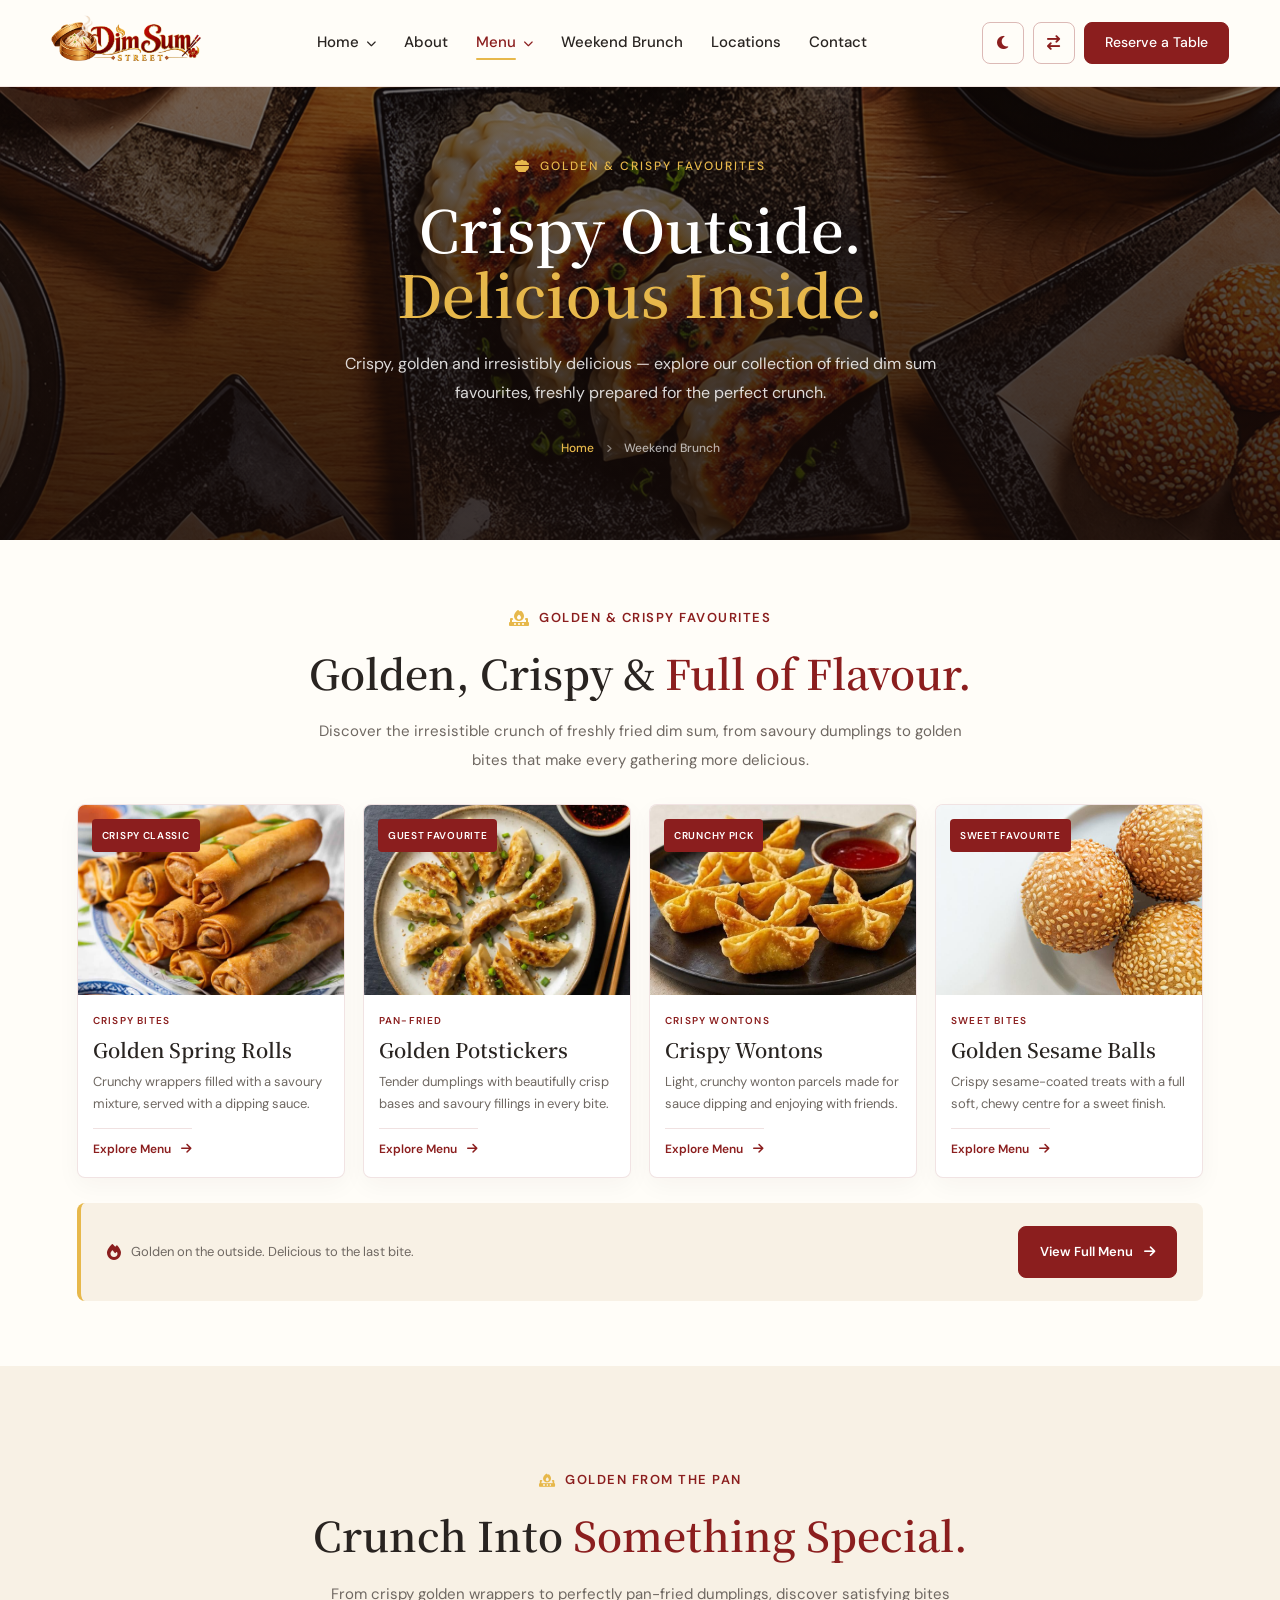
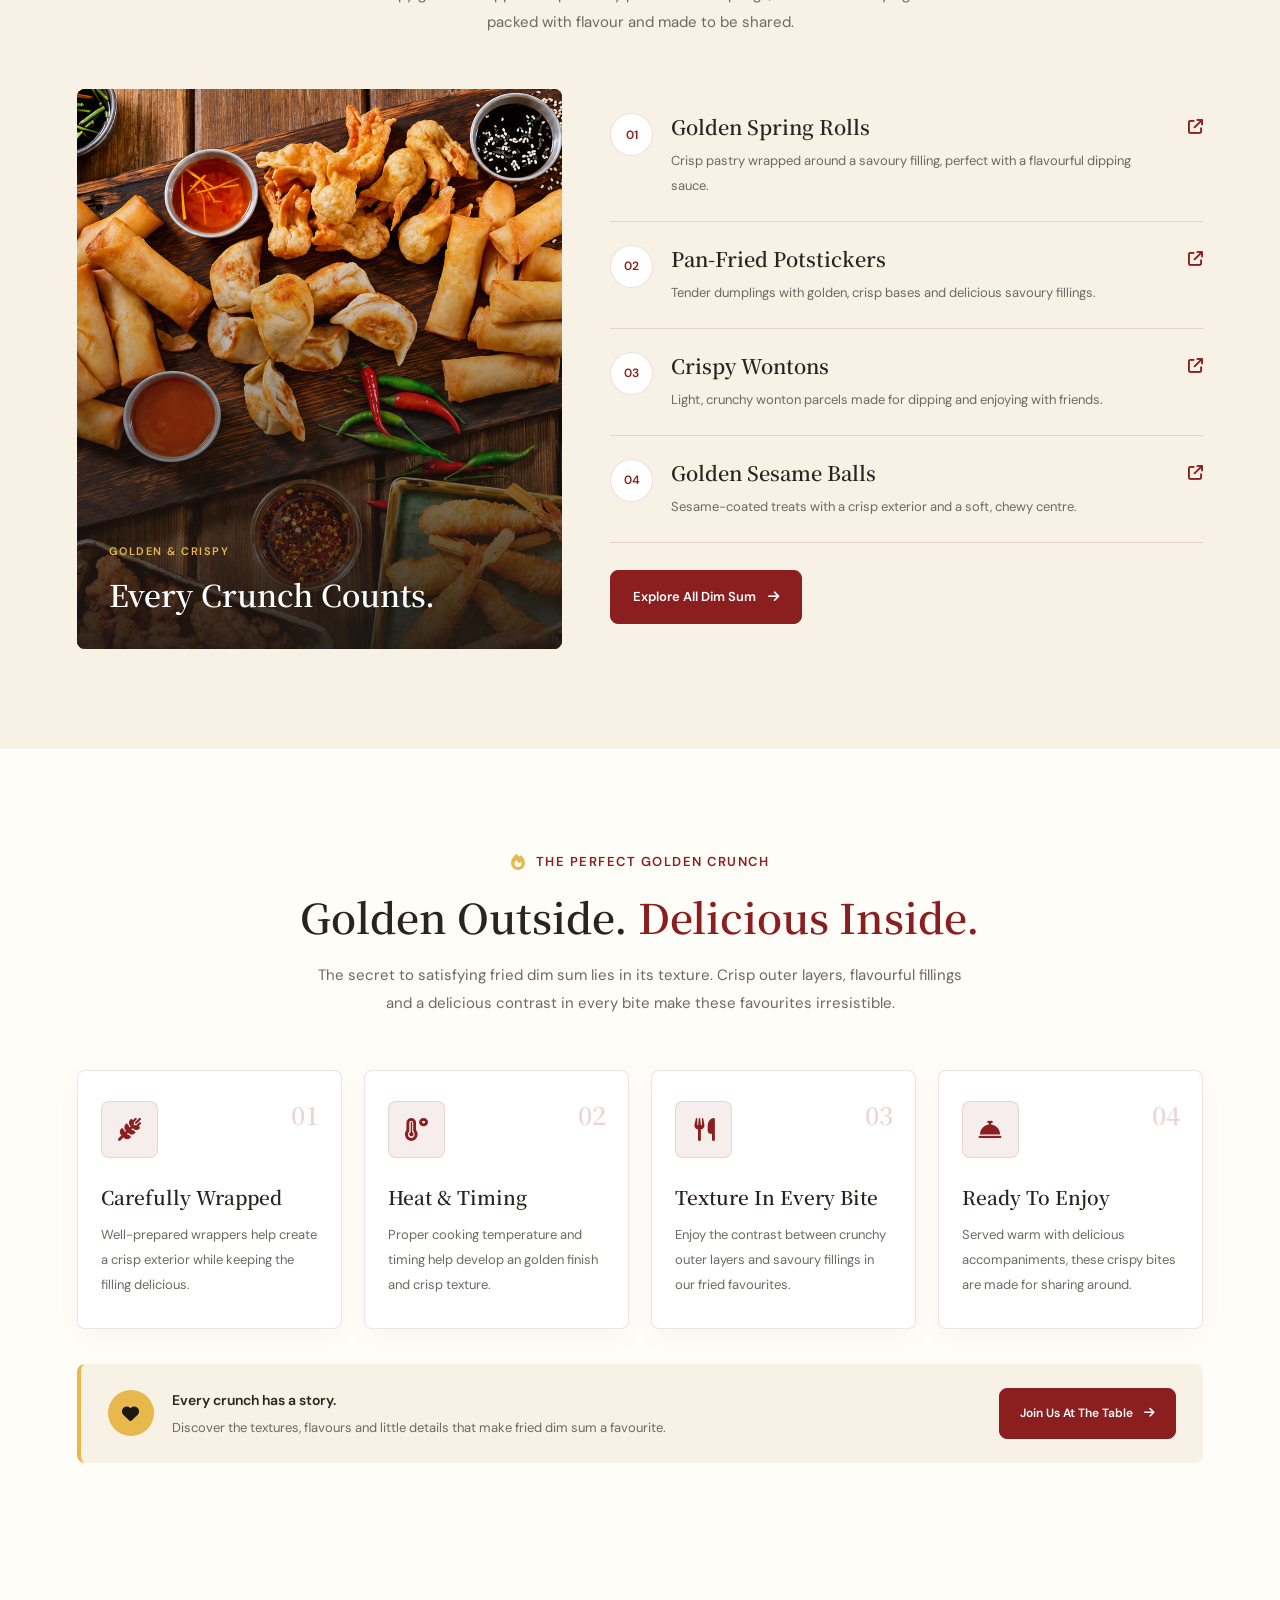
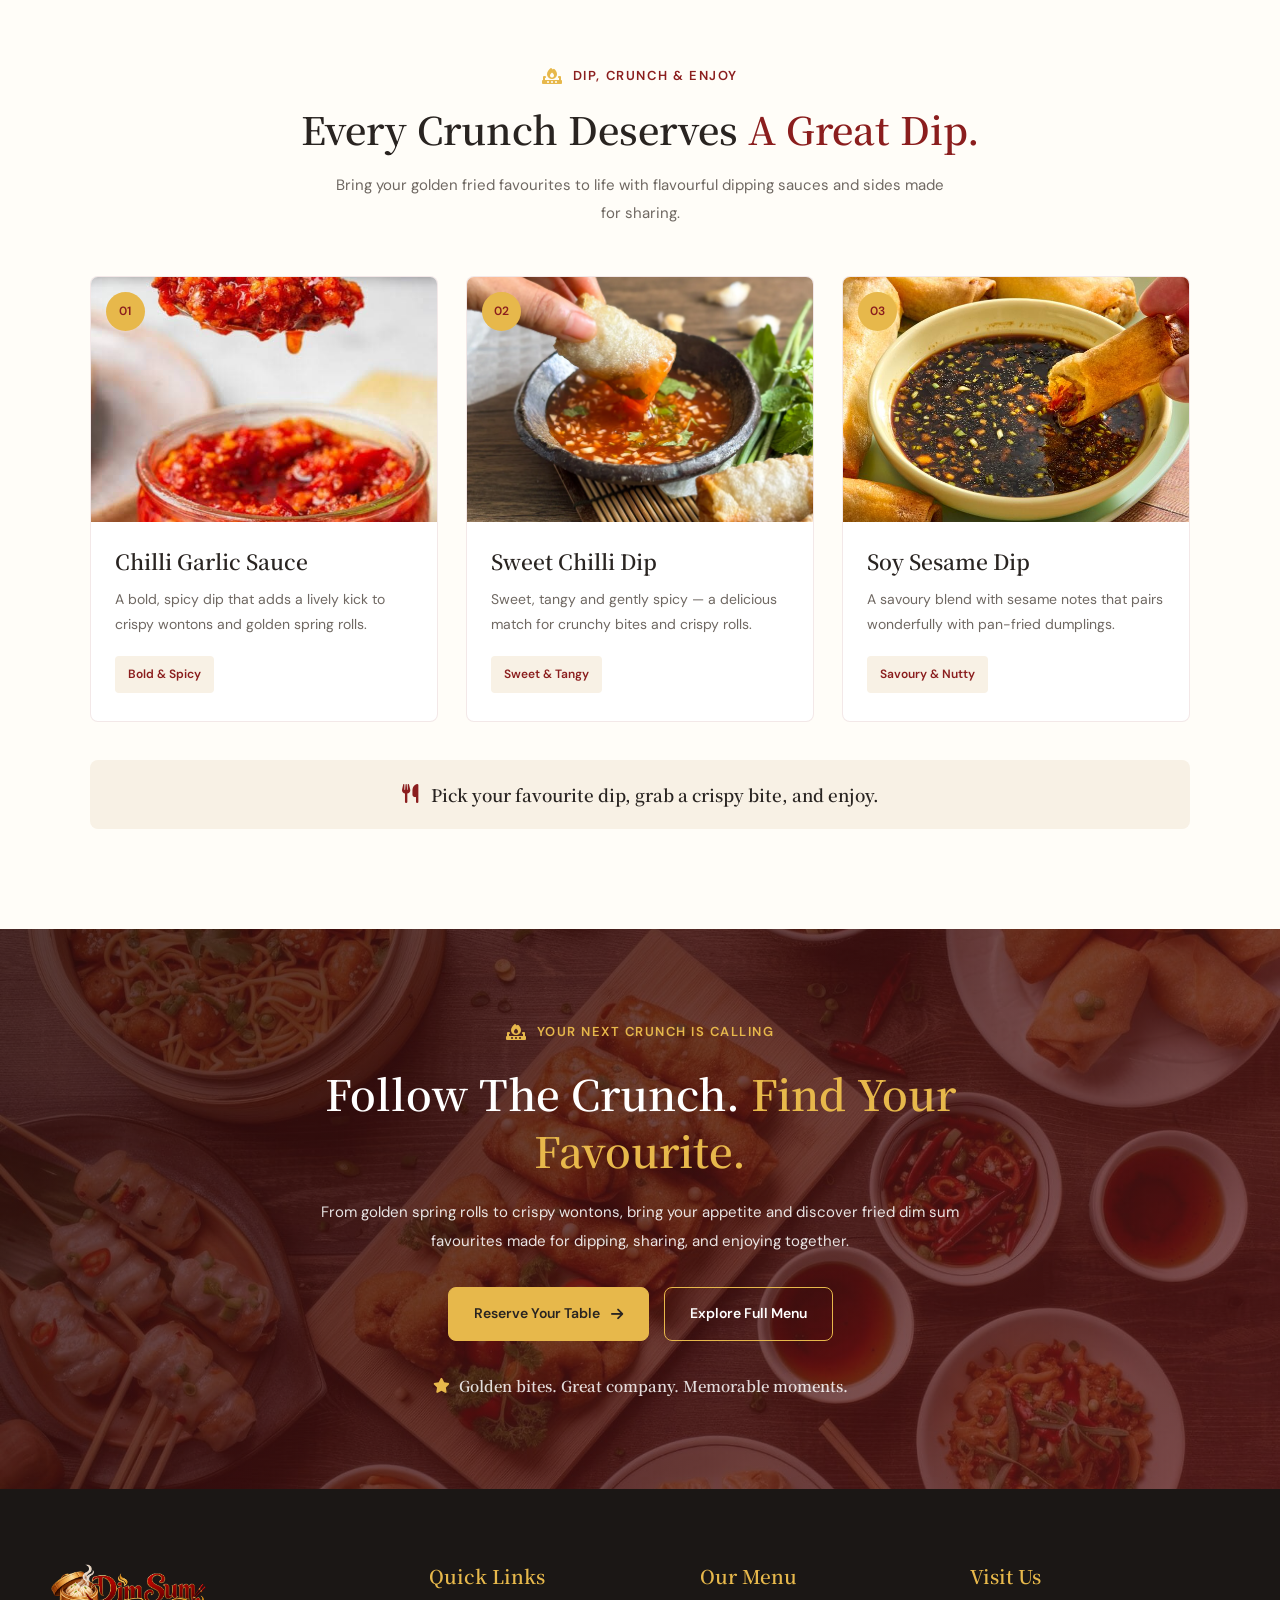
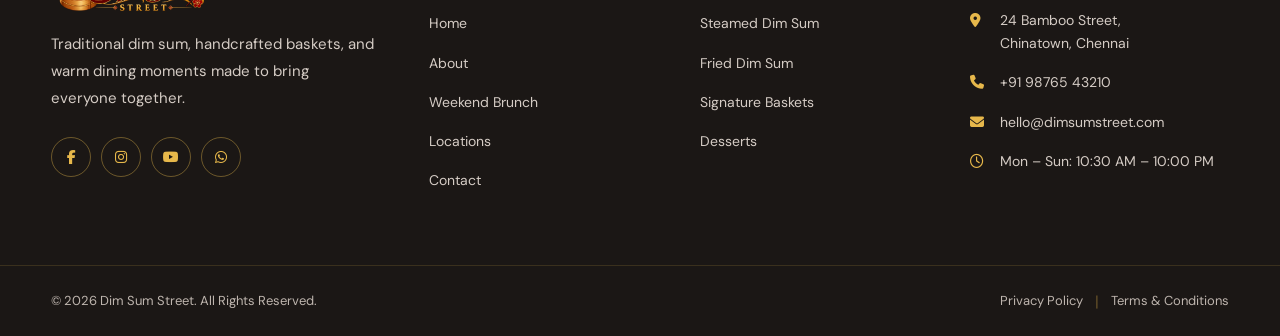
<file: fried-dim-sum.html>
<!DOCTYPE html>
<html lang="en">

<head>
    <meta charset="UTF-8">
    <meta name="viewport" content="width=device-width, initial-scale=1.0">

    <title>Dim Sum Street</title>

    <!-- Favicon -->
    <link rel="icon" type="image/png" href="images/favicon.png">

    <!-- Google Fonts -->
    <link rel="preconnect" href="https://fonts.googleapis.com">
    <link rel="preconnect" href="https://fonts.gstatic.com" crossorigin>

    <link
        href="https://fonts.googleapis.com/css2?family=DM+Sans:wght@400;500&family=Noto+Serif+SC:wght@600&display=swap"
        rel="stylesheet">

    <!-- Font Awesome -->
    <link rel="stylesheet" href="https://cdnjs.cloudflare.com/ajax/libs/font-awesome/6.7.2/css/all.min.css">

    <!-- Main CSS -->
    <link rel="stylesheet" href="css/style.css">
</head>

<body>

    <!-- =========================
     HEADER
========================= -->
    <header class="site-header">
        <div class="header-container">

            <!-- Logo -->
            <a href="index.html" class="site-logo">
                <img src="images/logo.png" alt="Dim Sum Street">
            </a>

            <!-- Desktop Navigation -->
            <nav class="main-navigation">
                <ul class="nav-menu">

                    <!-- Home Dropdown -->
                    <li class="nav-item has-dropdown">
                        <a href="#" class="nav-link">
                            <span class="nav-text">Home</span>
                            <i class="fa-solid fa-chevron-down"></i>
                        </a>

                        <ul class="dropdown-menu">
                            <li>
                                <a href="index.html">Home 1</a>
                            </li>
                            <li>
                                <a href="home-2.html">Home 2</a>
                            </li>
                        </ul>
                    </li>

                    <!-- About -->
                    <li class="nav-item">
                        <a href="about.html" class="nav-link"><span class="nav-text">About</span></a>
                    </li>

                    <!-- Menu Dropdown -->
                    <li class="nav-item has-dropdown">
                        <a href="#" class="nav-link">
                            <span class="nav-text">Menu</span>
                            <i class="fa-solid fa-chevron-down"></i>
                        </a>

                        <ul class="dropdown-menu">
                            <li>
                                <a href="steamed-dim-sum.html">Steamed Dim Sum</a>
                            </li>
                            <li>
                                <a href="fried-dim-sum.html">Fried Dim Sum</a>
                            </li>
                            <li>
                                <a href="signature-baskets.html">Signature Baskets</a>
                            </li>
                            <li>
                                <a href="desserts.html">Desserts</a>
                            </li>
                        </ul>
                    </li>

                    <!-- Weekend Brunch -->
                    <li class="nav-item">
                        <a href="weekend-brunch.html" class="nav-link">
                            <span class="nav-text">Weekend Brunch</span>
                        </a>
                    </li>

                    <!-- Locations -->
                    <li class="nav-item">
                        <a href="locations.html" class="nav-link">
                            <span class="nav-text">Locations</span>
                        </a>
                    </li>

                    <!-- Contact -->
                    <li class="nav-item">
                        <a href="contact.html" class="nav-link">
                            <span class="nav-text">Contact</span>
                        </a>
                    </li>

                </ul>
            </nav>


            <!-- Desktop Header Actions -->
            <div class="header-actions">

                <!-- Dark Mode -->
                <button class="header-toggle theme-toggle" id="themeToggle" type="button" aria-label="Toggle dark mode">
                    <i class="fa-solid fa-moon"></i>
                </button>

                <!-- RTL -->
                <button class="header-toggle rtl-toggle" id="rtlToggle" type="button" aria-label="Toggle RTL mode">
                    <i class="fa-solid fa-arrow-right-arrow-left"></i>
                </button>


                <!-- Reserve Table -->
                <a href="booking.html" class="reserve-btn">
                    Reserve a Table
                </a>

            </div>


            <!-- Mobile Menu Toggle -->
            <button class="menu-toggle" id="menuToggle" type="button" aria-label="Open menu" aria-expanded="false">
                <span></span>
                <span></span>
                <span></span>
            </button>

        </div>


        <!-- Mobile Navigation -->
        <div class="mobile-menu" id="mobileMenu">

            <nav class="mobile-navigation">
                <ul class="mobile-nav-list">

                    <!-- Home -->
                    <li class="mobile-nav-item mobile-dropdown">
                        <button class="mobile-dropdown-btn" type="button">
                            <span>Home</span>
                            <i class="fa-solid fa-chevron-down"></i>
                        </button>

                        <ul class="mobile-dropdown-menu">
                            <li>
                                <a href="index.html">Home 1</a>
                            </li>
                            <li>
                                <a href="home-2.html">Home 2</a>
                            </li>
                        </ul>
                    </li>

                    <!-- About -->
                    <li class="mobile-nav-item">
                        <a href="about.html">About</a>
                    </li>

                    <!-- Menu -->
                    <li class="mobile-nav-item mobile-dropdown">
                        <button class="mobile-dropdown-btn" type="button">
                            <span>Menu</span>
                            <i class="fa-solid fa-chevron-down"></i>
                        </button>

                        <ul class="mobile-dropdown-menu">
                            <li>
                                <a href="steamed-dim-sum.html">
                                    Steamed Dim Sum
                                </a>
                            </li>

                            <li>
                                <a href="fried-dim-sum.html">
                                    Fried Dim Sum
                                </a>
                            </li>

                            <li>
                                <a href="signature-baskets.html">
                                    Signature Baskets
                                </a>
                            </li>

                            <li>
                                <a href="desserts.html">
                                    Desserts
                                </a>
                            </li>
                        </ul>
                    </li>

                    <!-- Weekend Brunch -->
                    <li class="mobile-nav-item">
                        <a href="weekend-brunch.html">
                            Weekend Brunch
                        </a>
                    </li>

                    <!-- Locations -->
                    <li class="mobile-nav-item">
                        <a href="locations.html">
                            Locations
                        </a>
                    </li>

                    <!-- Contact -->
                    <li class="mobile-nav-item">
                        <a href="contact.html">
                            Contact
                        </a>
                    </li>

                </ul>
            </nav>


            <!-- Mobile Actions -->
            <div class="mobile-actions">

                <div class="mobile-action-row">

                    <!-- Dark Mode -->
                    <button class="mobile-action-btn" id="mobileThemeToggle" type="button">
                        <span>
                            <i class="fa-solid fa-moon"></i>
                            Dark Mode
                        </span>

                        <i class="fa-solid fa-chevron-right"></i>
                    </button>

                    <!-- RTL -->
                    <button class="mobile-action-btn" id="mobileRtlToggle" type="button">
                        <span>
                            <i class="fa-solid fa-arrow-right-arrow-left"></i>
                            RTL Mode
                        </span>

                        <i class="fa-solid fa-chevron-right"></i>
                    </button>

                </div>

                <!-- Reserve -->
                <a href="booking.html" class="mobile-reserve-btn">
                    Reserve a Table
                </a>

            </div>

        </div>
    </header>

    <section class="page-hero about-page-hero" style="background-image: url('images/f-hero.jpg');">

        <div class="page-hero-overlay"></div>

        <div class="page-hero-container">

            <div class="page-hero-content">

                <span class="page-hero-label">
                    <i class="fa-solid fa-bowl-food"></i>
                    GOLDEN & CRISPY FAVOURITES
                </span>

                <h1>
                    Crispy Outside.
                    <span>Delicious Inside.</span>
                </h1>

                <p>
                    Crispy, golden and irresistibly delicious — explore our collection of fried dim sum favourites,
                    freshly prepared for the perfect crunch.
                </p>

                <div class="page-hero-breadcrumb">
                    <a href="index.html">Home</a>
                    <i class="fa-solid fa-angle-right"></i>
                    <span>Weekend Brunch</span>
                </div>

            </div>

        </div>

    </section>

    <!-- SECTION 2: FRIED DIM SUM COLLECTION -->
    <section class="dim-collection-section" id="fried-collection">
        <div class="dim-collection-container">

            <div class="dim-collection-heading">
                <span class="dim-collection-eyebrow">
                    <i class="fa-solid fa-fire-burner"></i>
                    GOLDEN & CRISPY FAVOURITES
                </span>

                <h2>Golden, Crispy & <span>Full of Flavour.</span></h2>

                <p>
                    Discover the irresistible crunch of freshly fried
                    dim sum, from savoury dumplings to golden bites
                    that make every gathering more delicious.
                </p>
            </div>

            <div class="dim-collection-grid">

                <article class="dim-collection-card">
                    <div class="dim-collection-image">
                        <img src="images/fried-spring-rolls.jpg" alt="Golden crispy Chinese spring rolls">
                        <span class="dim-collection-tag">CRISPY CLASSIC</span>
                    </div>
                    <div class="dim-collection-content">
                        <span class="dim-collection-category">CRISPY BITES</span>
                        <h3>Golden Spring Rolls</h3>
                        <p>
                            Crunchy wrappers filled with a savoury
                            mixture, served with a dipping sauce.
                        </p>
                        <a href="steamed-dim-sum.html" class="dim-collection-link">
                            Explore Menu
                            <i class="fa-solid fa-arrow-right"></i>
                        </a>
                    </div>
                </article>

                <article class="dim-collection-card">
                    <div class="dim-collection-image">
                        <img src="images/fried-potstickers.jpg" alt="Golden pan-fried Chinese dumplings">
                        <span class="dim-collection-tag">GUEST FAVOURITE</span>
                    </div>
                    <div class="dim-collection-content">
                        <span class="dim-collection-category">PAN-FRIED</span>
                        <h3>Golden Potstickers</h3>
                        <p>
                            Tender dumplings with beautifully crisp bases
                            and savoury fillings in every bite.
                        </p>
                        <a href="steamed-dim-sum.html" class="dim-collection-link">
                            Explore Menu
                            <i class="fa-solid fa-arrow-right"></i>
                        </a>
                    </div>
                </article>

                <article class="dim-collection-card">
                    <div class="dim-collection-image">
                        <img src="images/fried-wontons.jpg" alt="Crispy fried wontons served with dipping sauce">
                        <span class="dim-collection-tag">CRUNCHY PICK</span>
                    </div>
                    <div class="dim-collection-content">
                        <span class="dim-collection-category">CRISPY WONTONS</span>
                        <h3>Crispy Wontons</h3>
                        <p>
                            Light, crunchy wonton parcels made for sauce dipping
                            and enjoying with friends.
                        </p>
                        <a href="steamed-dim-sum.html" class="dim-collection-link">
                            Explore Menu
                            <i class="fa-solid fa-arrow-right"></i>
                        </a>
                    </div>
                </article>

                <article class="dim-collection-card">
                    <div class="dim-collection-image">
                        <img src="images/fried-sesame-balls.jpg" alt="Golden fried Chinese sesame balls">
                        <span class="dim-collection-tag">SWEET FAVOURITE</span>
                    </div>
                    <div class="dim-collection-content">
                        <span class="dim-collection-category">SWEET BITES</span>
                        <h3>Golden Sesame Balls</h3>
                        <p>
                            Crispy sesame-coated treats with a full soft,
                            chewy centre for a sweet finish.
                        </p>
                        <a href="steamed-dim-sum.html" class="dim-collection-link">
                            Explore Menu
                            <i class="fa-solid fa-arrow-right"></i>
                        </a>
                    </div>
                </article>

            </div>

            <div class="dim-collection-bottom">
                <p>
                    <i class="fa-solid fa-fire"></i>
                    Golden on the outside. Delicious to the last bite.
                </p>

                <a href="steamed-dim-sum.html" class="dim-collection-button">
                    View Full Menu
                    <i class="fa-solid fa-arrow-right"></i>
                </a>
            </div>

        </div>
    </section>

    <!-- SECTION 3: FRIED SIGNATURE FAVOURITES -->
    <section class="dim-signature-section" id="fried-signatures">
        <div class="dim-signature-container">

            <div class="dim-signature-heading">
                <span class="dim-signature-eyebrow">
                    <i class="fa-solid fa-fire-burner"></i>
                    GOLDEN FROM THE PAN
                </span>

                <h2>Crunch Into <span>Something Special.</span></h2>

                <p>
                    From crispy golden wrappers to perfectly pan-fried
                    dumplings, discover satisfying bites packed with flavour
                    and made to be shared.
                </p>
            </div>

            <div class="dim-signature-layout">

                <div class="dim-signature-featured-image">
                    <img src="images/fried-signature-platter.jpg"
                        alt="Golden fried dim sum favourites arranged on a platter">

                    <div class="dim-signature-image-overlay">
                        <span>GOLDEN & CRISPY</span>
                        <h3>Every Crunch Counts.</h3>
                    </div>
                </div>

                <div class="dim-signature-dishes">

                    <article class="dim-signature-dish">
                        <div class="dim-signature-dish-number">01</div>
                        <div class="dim-signature-dish-content">
                            <h3>Golden Spring Rolls</h3>
                            <p>
                                Crisp pastry wrapped around a savoury filling,
                                perfect with a flavourful dipping sauce.
                            </p>
                        </div>
                        <i class="fa-solid fa-arrow-up-right-from-square"></i>
                    </article>

                    <article class="dim-signature-dish">
                        <div class="dim-signature-dish-number">02</div>
                        <div class="dim-signature-dish-content">
                            <h3>Pan-Fried Potstickers</h3>
                            <p>
                                Tender dumplings with golden, crisp bases
                                and delicious savoury fillings.
                            </p>
                        </div>
                        <i class="fa-solid fa-arrow-up-right-from-square"></i>
                    </article>

                    <article class="dim-signature-dish">
                        <div class="dim-signature-dish-number">03</div>
                        <div class="dim-signature-dish-content">
                            <h3>Crispy Wontons</h3>
                            <p>
                                Light, crunchy wonton parcels made for dipping
                                and enjoying with friends.
                            </p>
                        </div>
                        <i class="fa-solid fa-arrow-up-right-from-square"></i>
                    </article>

                    <article class="dim-signature-dish">
                        <div class="dim-signature-dish-number">04</div>
                        <div class="dim-signature-dish-content">
                            <h3>Golden Sesame Balls</h3>
                            <p>
                                Sesame-coated treats with a crisp exterior
                                and a soft, chewy centre.
                            </p>
                        </div>
                        <i class="fa-solid fa-arrow-up-right-from-square"></i>
                    </article>

                    <a href="steamed-dim-sum.html" class="dim-signature-menu-link">
                        Explore All Dim Sum
                        <i class="fa-solid fa-arrow-right"></i>
                    </a>

                </div>
            </div>

        </div>
    </section>

    <!-- SECTION 4: THE PERFECT GOLDEN CRUNCH -->
    <section class="dim-craft-section" id="fried-craft">
        <div class="dim-craft-container">

            <div class="dim-craft-heading">
                <span class="dim-craft-eyebrow">
                    <i class="fa-solid fa-fire"></i>
                    THE PERFECT GOLDEN CRUNCH
                </span>

                <h2>Golden Outside. <span>Delicious Inside.</span></h2>

                <p>
                    The secret to satisfying fried dim sum lies in its texture.
                    Crisp outer layers, flavourful fillings and a delicious
                    contrast in every bite make these favourites irresistible.
                </p>
            </div>

            <div class="dim-craft-grid">

                <article class="dim-craft-card">
                    <div class="dim-craft-number">01</div>
                    <div class="dim-craft-icon">
                        <i class="fa-solid fa-wheat-awn"></i>
                    </div>
                    <h3>Carefully Wrapped</h3>
                    <p>
                        Well-prepared wrappers help create a crisp exterior
                        while keeping the filling delicious.
                    </p>
                </article>

                <article class="dim-craft-card">
                    <div class="dim-craft-number">02</div>
                    <div class="dim-craft-icon">
                        <i class="fa-solid fa-temperature-high"></i>
                    </div>
                    <h3>Heat & Timing</h3>
                    <p>
                        Proper cooking temperature and timing help develop
                        an golden finish and crisp texture.
                    </p>
                </article>

                <article class="dim-craft-card">
                    <div class="dim-craft-number">03</div>
                    <div class="dim-craft-icon">
                        <i class="fa-solid fa-utensils"></i>
                    </div>
                    <h3>Texture In Every Bite</h3>
                    <p>
                        Enjoy the contrast between crunchy outer layers
                        and savoury fillings in our fried favourites.
                    </p>
                </article>

                <article class="dim-craft-card">
                    <div class="dim-craft-number">04</div>
                    <div class="dim-craft-icon">
                        <i class="fa-solid fa-bell-concierge"></i>
                    </div>
                    <h3>Ready To Enjoy</h3>
                    <p>
                        Served warm with delicious accompaniments, these
                        crispy bites are made for sharing around.
                    </p>
                </article>

            </div>

            <div class="dim-craft-bottom">
                <div class="dim-craft-bottom-icon">
                    <i class="fa-solid fa-heart"></i>
                </div>

                <p>
                    <strong>Every crunch has a story.</strong>
                    Discover the textures, flavours and little details
                    that make fried dim sum a favourite.
                </p>

                <a href="booking.html" class="dim-craft-button">
                    Join Us At The Table
                    <i class="fa-solid fa-arrow-right"></i>
                </a>
            </div>

        </div>
    </section>

    <!-- SECTION 5: PERFECT PAIRINGS -->
    <section class="dim-pairing-section fried-pairing-section">
        <div class="dim-pairing-container">

            <div class="dim-pairing-heading">
                <span class="dim-pairing-label">
                    <i class="fa-solid fa-fire-burner"></i>
                    DIP, CRUNCH & ENJOY
                </span>
                <h2>Every Crunch Deserves <span>A Great Dip.</span></h2>
                <p>
                    Bring your golden fried favourites to life with flavourful
                    dipping sauces and sides made for sharing.
                </p>
            </div>

            <div class="dim-pairing-grid">

                <article class="dim-pairing-card">
                    <div class="dim-pairing-image">
                        <img src="images/chilli-garlic-sauce.jpg" alt="Chilli garlic dipping sauce">
                        <span class="dim-pairing-number">01</span>
                    </div>
                    <div class="dim-pairing-content">
                        <h3>Chilli Garlic Sauce</h3>
                        <p>
                            A bold, spicy dip that adds a lively kick to
                            crispy wontons and golden spring rolls.
                        </p>
                        <span class="dim-pairing-tag">Bold & Spicy</span>
                    </div>
                </article>

                <article class="dim-pairing-card">
                    <div class="dim-pairing-image">
                        <img src="images/sweet-chilli-sauce.jpg" alt="Sweet chilli dipping sauce">
                        <span class="dim-pairing-number">02</span>
                    </div>
                    <div class="dim-pairing-content">
                        <h3>Sweet Chilli Dip</h3>
                        <p>
                            Sweet, tangy and gently spicy — a delicious match
                            for crunchy bites and crispy rolls.
                        </p>
                        <span class="dim-pairing-tag">Sweet & Tangy</span>
                    </div>
                </article>

                <article class="dim-pairing-card">
                    <div class="dim-pairing-image">
                        <img src="images/asian-dipping-sauce.jpg" alt="Asian soy dipping sauce">
                        <span class="dim-pairing-number">03</span>
                    </div>
                    <div class="dim-pairing-content">
                        <h3>Soy Sesame Dip</h3>
                        <p>
                            A savoury blend with sesame notes that pairs
                            wonderfully with pan-fried dumplings.
                        </p>
                        <span class="dim-pairing-tag">Savoury & Nutty</span>
                    </div>
                </article>

            </div>

            <div class="dim-pairing-note">
                <i class="fa-solid fa-utensils"></i>
                <p>Pick your favourite dip, grab a crispy bite, and enjoy.</p>
            </div>

        </div>
    </section>

    <!-- SECTION 6: FRIED DIM SUM CTA -->
    <section class="dim-final-cta fried-final-cta" style="background-image: url('images/f-cta.jpg');">
        <div class="dim-final-cta-overlay"></div>

        <div class="dim-final-cta-container">
            <span class="dim-final-cta-label">
                <i class="fa-solid fa-fire-burner"></i>
                YOUR NEXT CRUNCH IS CALLING
            </span>

            <h2>Follow The Crunch. <span>Find Your Favourite.</span></h2>

            <p>
                From golden spring rolls to crispy wontons, bring your
                appetite and discover fried dim sum favourites made
                for dipping, sharing, and enjoying together.
            </p>

            <div class="dim-final-cta-actions">
                <a href="booking.html" class="dim-final-cta-primary">
                    Reserve Your Table
                    <i class="fa-solid fa-arrow-right"></i>
                </a>

                <a href="steamed-dim-sum.html" class="dim-final-cta-secondary">
                    Explore Full Menu
                </a>
            </div>

            <div class="dim-final-cta-note">
                <i class="fa-solid fa-star"></i>
                Golden bites. Great company. Memorable moments.
            </div>
        </div>
    </section>

    <!-- =========================
     FOOTER
========================= -->
    <footer class="site-footer">

        <div class="footer-main">
            <div class="footer-container">

                <!-- Brand -->
                <div class="footer-brand">

                    <a href="index.html" class="footer-logo">
                        <img src="images/logo.png" alt="Dim Sum Street">
                    </a>

                    <p class="footer-description">
                        Traditional dim sum, handcrafted baskets, and
                        warm dining moments made to bring everyone together.
                    </p>

                    <!-- Social Links -->
                    <div class="footer-socials">

                        <a href="#" aria-label="Facebook">
                            <i class="fa-brands fa-facebook-f"></i>
                        </a>

                        <a href="#" aria-label="Instagram">
                            <i class="fa-brands fa-instagram"></i>
                        </a>

                        <a href="#" aria-label="Youtube">
                            <i class="fa-brands fa-youtube"></i>
                        </a>

                        <a href="#" aria-label="WhatsApp">
                            <i class="fa-brands fa-whatsapp"></i>
                        </a>

                    </div>

                </div>


                <!-- Quick Links -->
                <div class="footer-column">

                    <h3>Quick Links</h3>

                    <ul>
                        <li>
                            <a href="index.html">Home</a>
                        </li>

                        <li>
                            <a href="about.html">About</a>
                        </li>

                        <li>
                            <a href="weekend-brunch.html">
                                Weekend Brunch
                            </a>
                        </li>

                        <li>
                            <a href="locations.html">Locations</a>
                        </li>

                        <li>
                            <a href="contact.html">Contact</a>
                        </li>
                    </ul>

                </div>


                <!-- Our Menu -->
                <div class="footer-column">

                    <h3>Our Menu</h3>

                    <ul>
                        <li>
                            <a href="steamed-dim-sum.html">
                                Steamed Dim Sum
                            </a>
                        </li>

                        <li>
                            <a href="fried-dim-sum.html">
                                Fried Dim Sum
                            </a>
                        </li>

                        <li>
                            <a href="signature-baskets.html">
                                Signature Baskets
                            </a>
                        </li>

                        <li>
                            <a href="desserts.html">
                                Desserts
                            </a>
                        </li>
                    </ul>

                </div>


                <!-- Contact -->
                <div class="footer-column footer-contact">

                    <h3>Visit Us</h3>

                    <div class="footer-contact-item">

                        <i class="fa-solid fa-location-dot"></i>

                        <p>
                            24 Bamboo Street,<br>
                            Chinatown, Chennai
                        </p>

                    </div>

                    <div class="footer-contact-item">

                        <i class="fa-solid fa-phone"></i>

                        <a href="tel:+919876543210">
                            +91 98765 43210
                        </a>

                    </div>

                    <div class="footer-contact-item">

                        <i class="fa-solid fa-envelope"></i>

                        <a href="mailto:hello@dimsumstreet.com">
                            hello@dimsumstreet.com
                        </a>

                    </div>

                    <div class="footer-contact-item">

                        <i class="fa-regular fa-clock"></i>

                        <p>
                            Mon – Sun: 10:30 AM – 10:00 PM
                        </p>

                    </div>

                </div>

            </div>
        </div>


        <!-- Footer Bottom -->
        <div class="footer-bottom">

            <div class="footer-bottom-container">

                <p>
                    © 2026 Dim Sum Street. All Rights Reserved.
                </p>

                <div class="footer-bottom-links">

                    <a href="#">Privacy Policy</a>

                    <span>|</span>

                    <a href="#">Terms & Conditions</a>

                </div>

            </div>

        </div>

    </footer>


    <script src="js/main.js"></script>

</body>

</html>
</file>
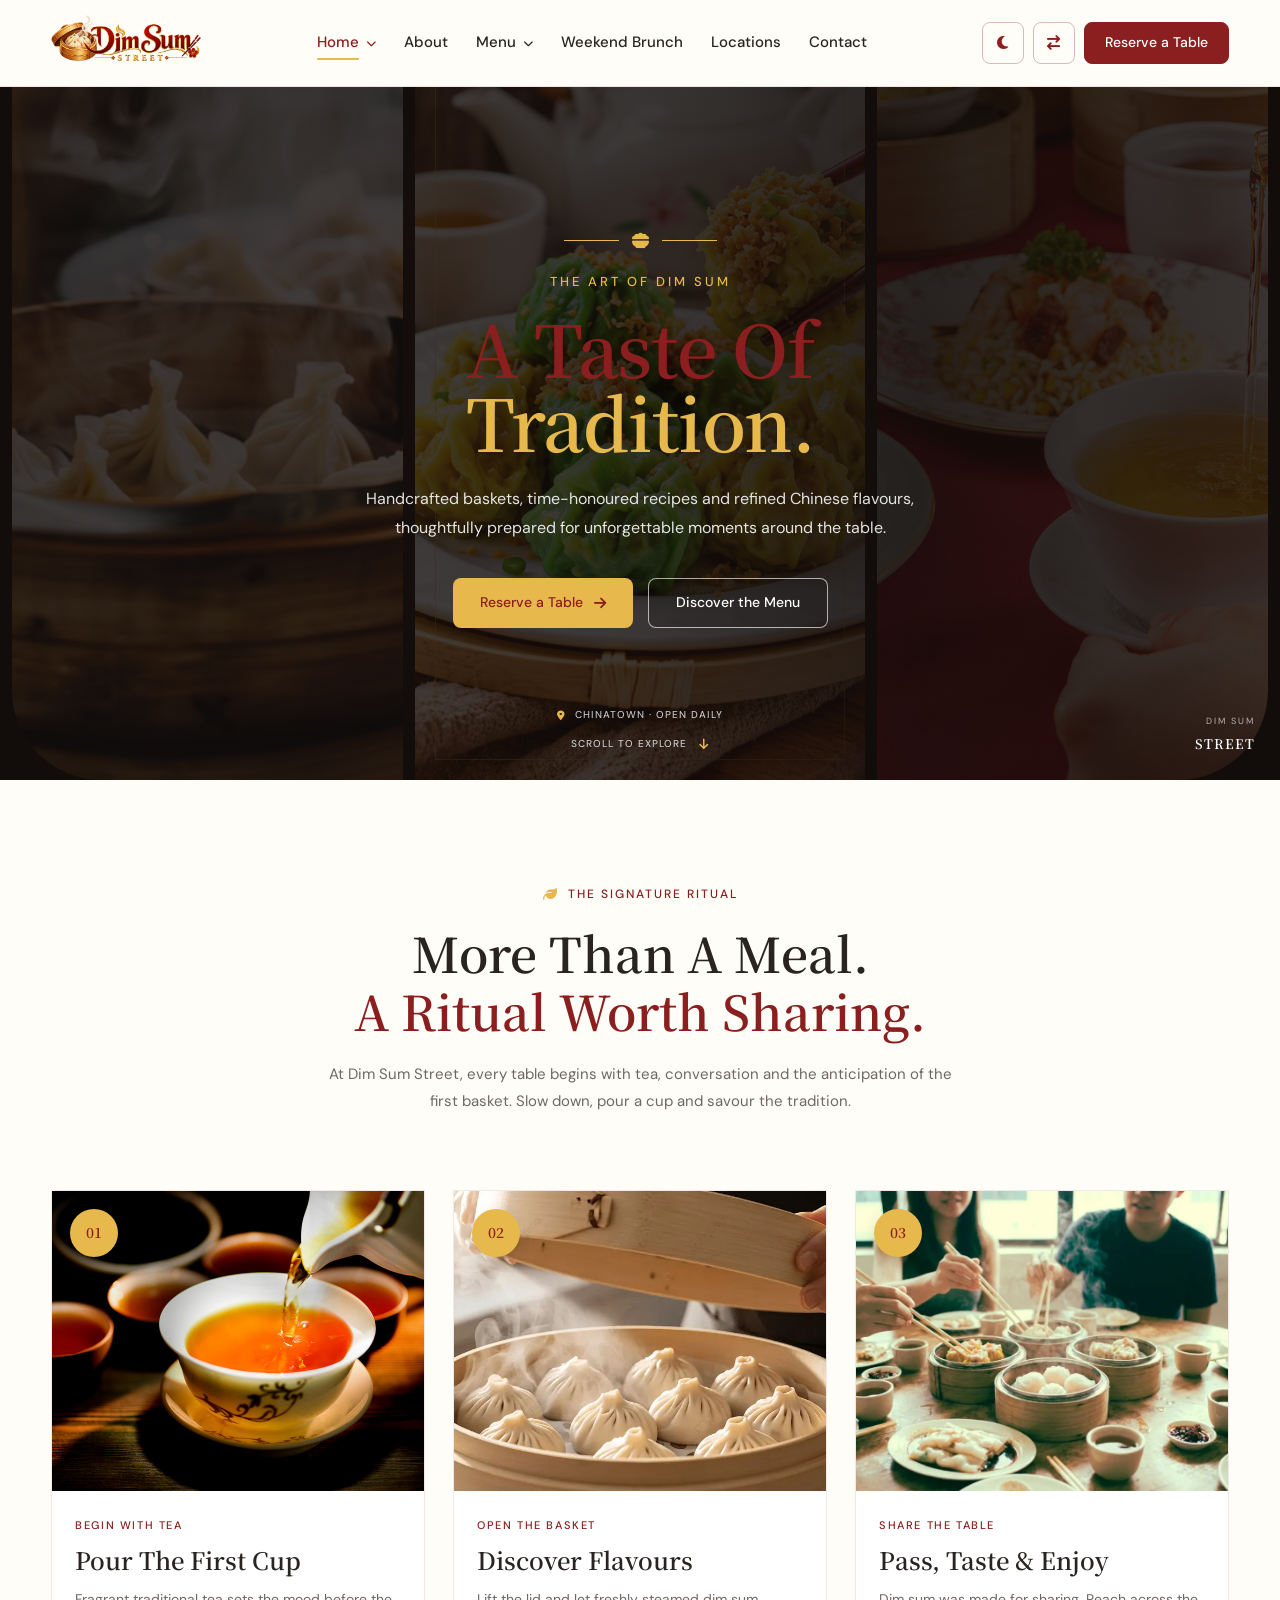
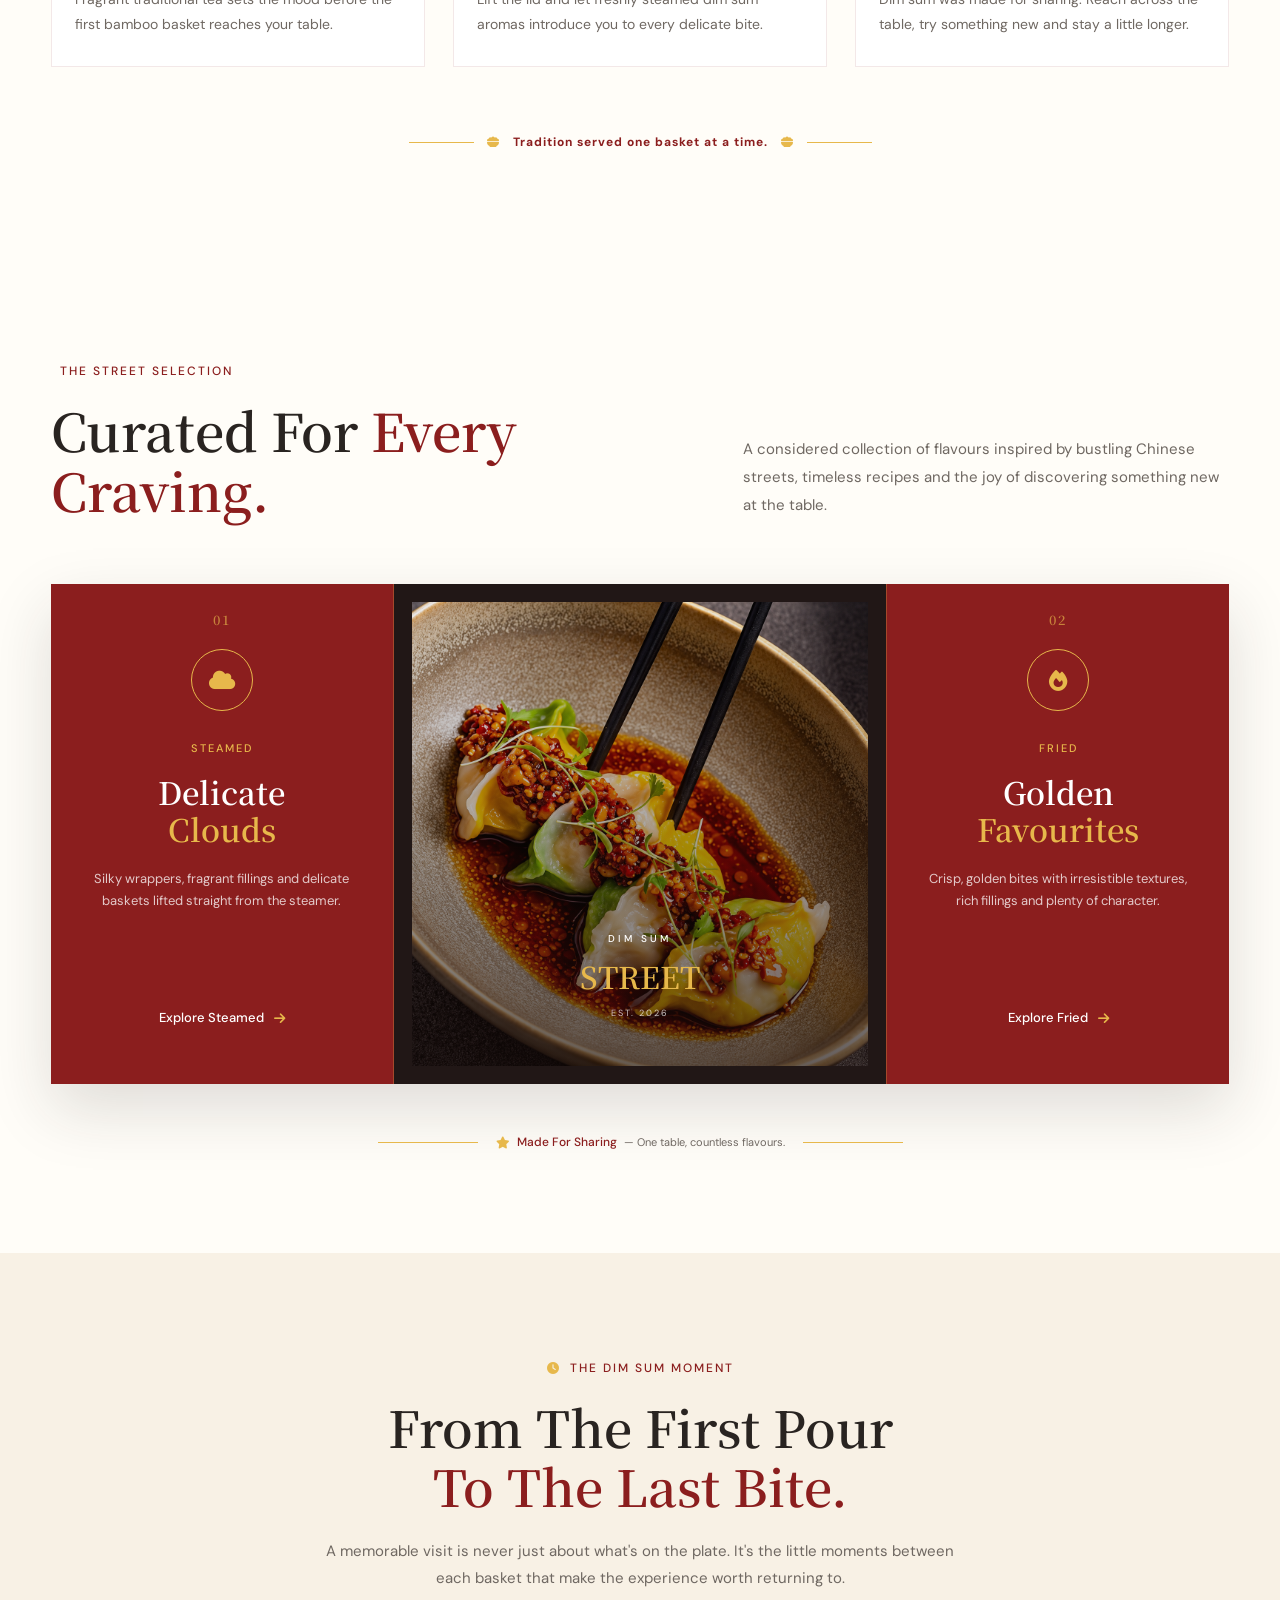
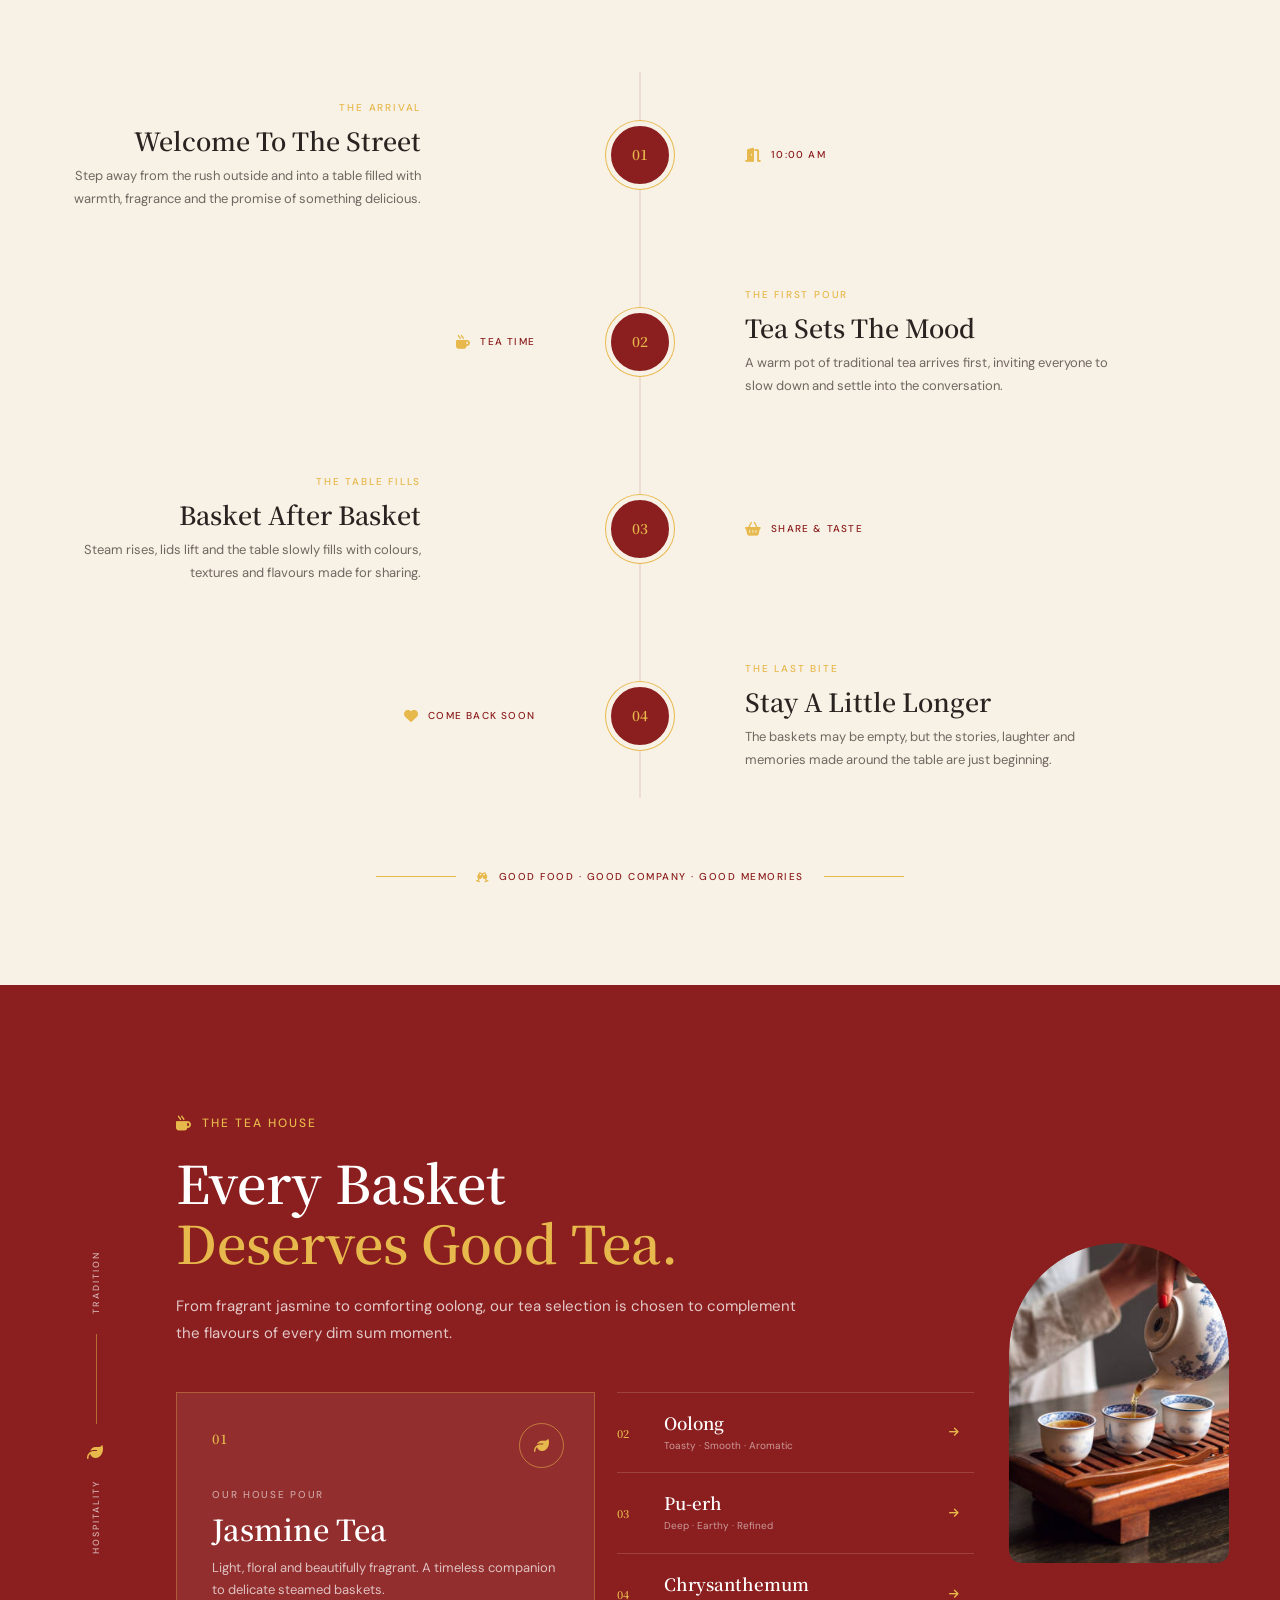
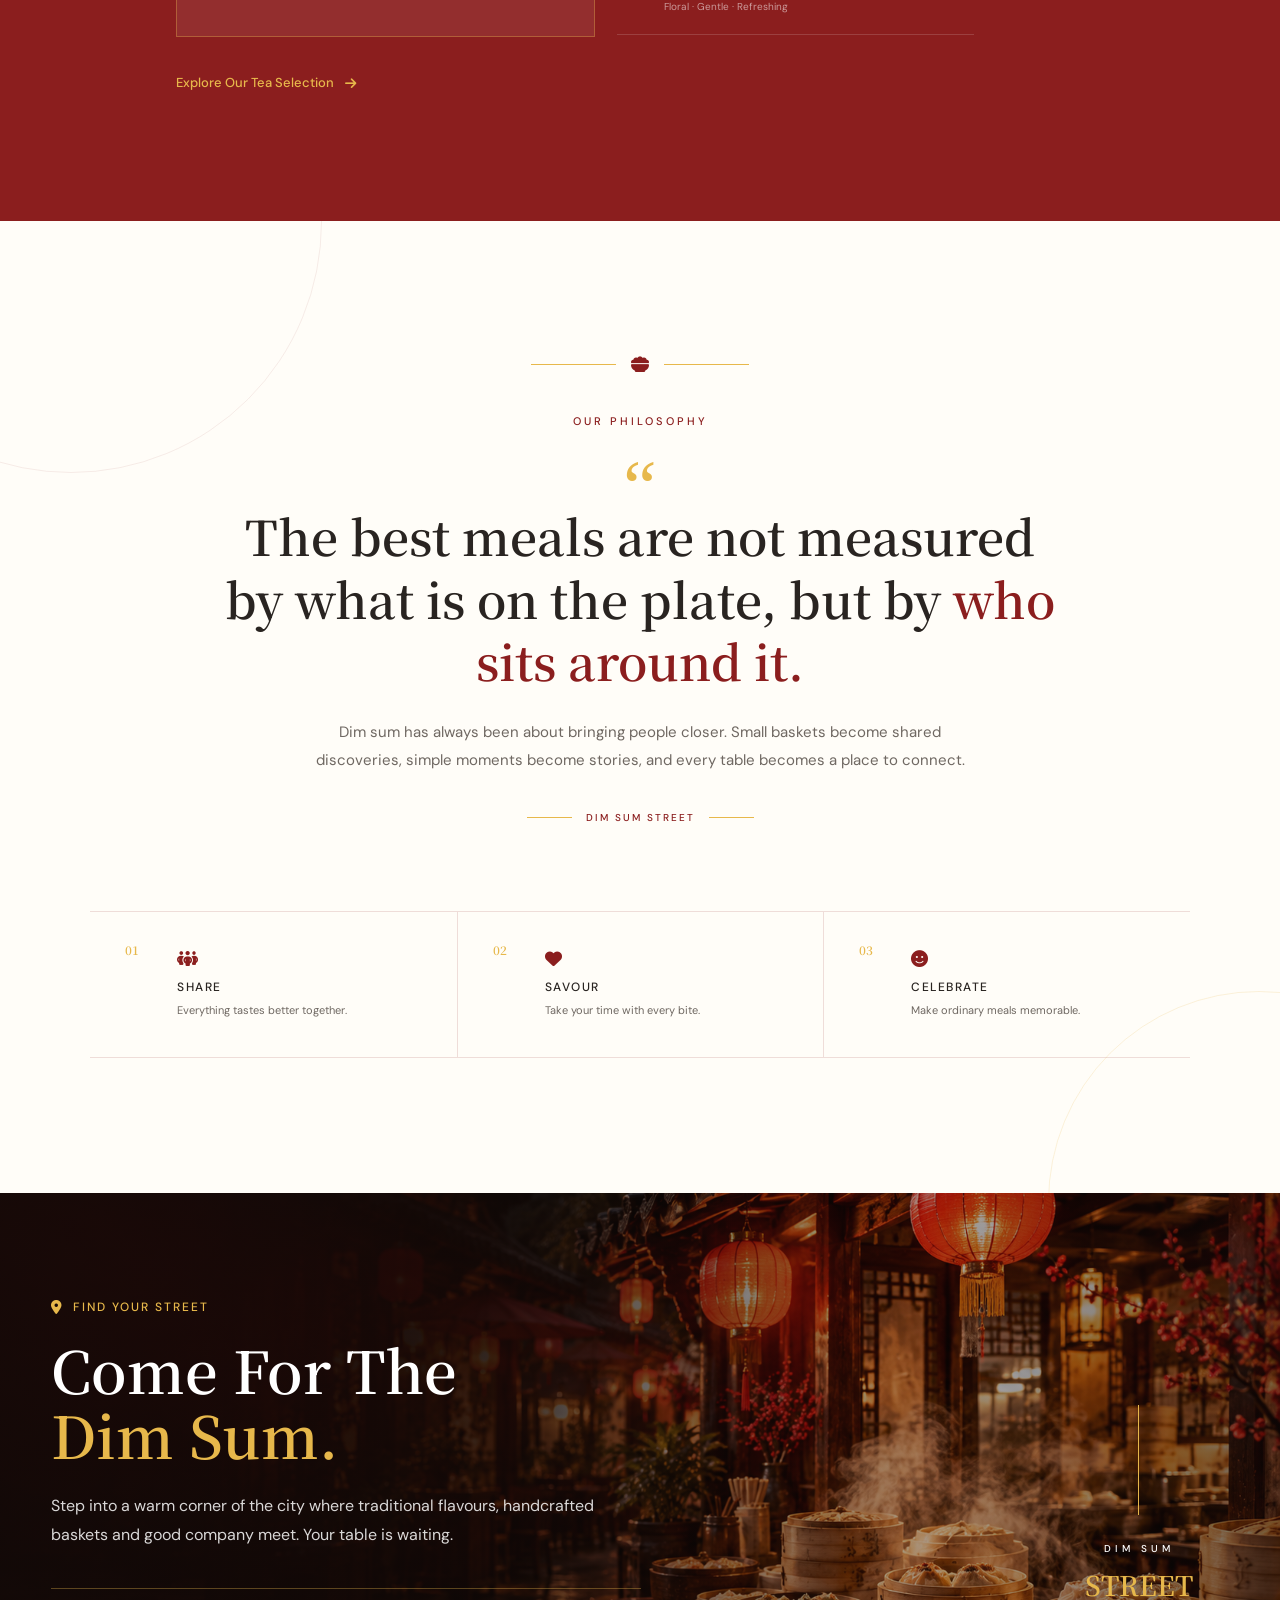
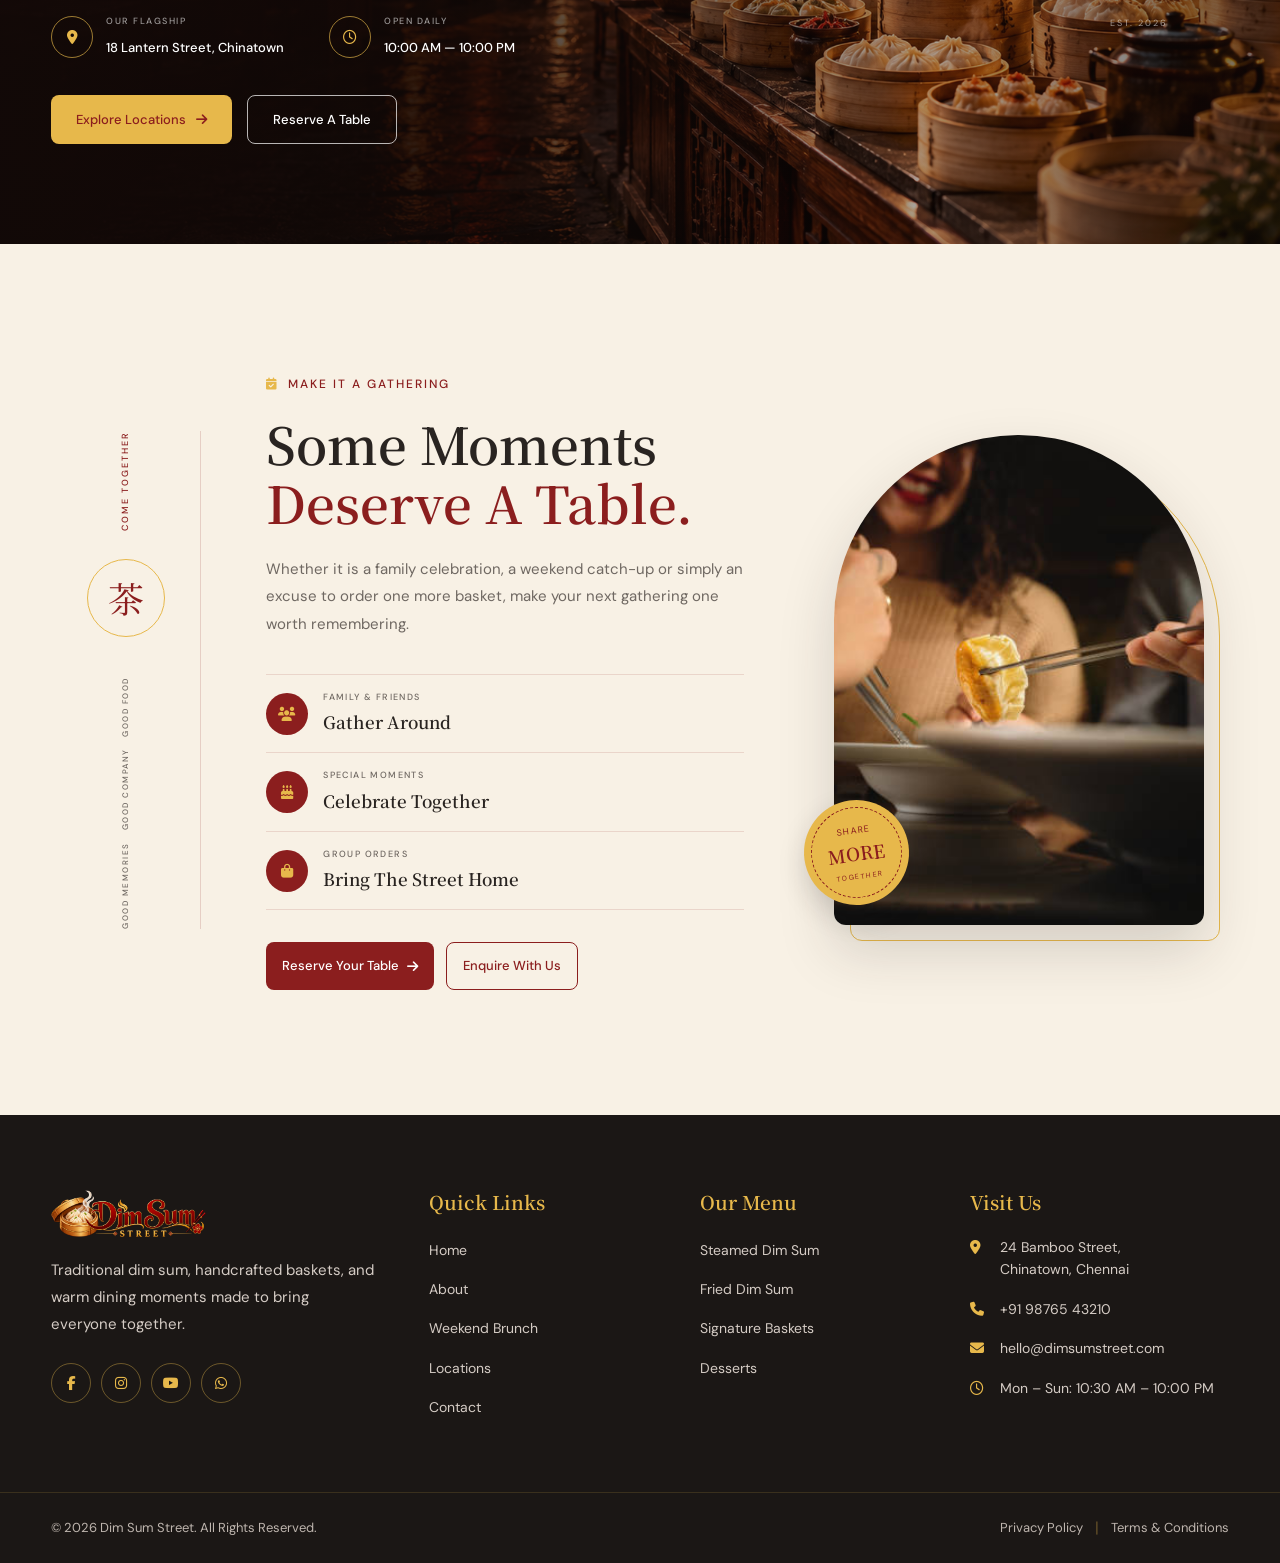
<file: home-2.html>
<!DOCTYPE html>
<html lang="en">

<head>
    <meta charset="UTF-8">
    <meta name="viewport" content="width=device-width, initial-scale=1.0">

    <title>Dim Sum Street</title>

    <!-- Favicon -->
    <link rel="icon" type="image/png" href="images/favicon.png">

    <!-- Google Fonts -->
    <link rel="preconnect" href="https://fonts.googleapis.com">
    <link rel="preconnect" href="https://fonts.gstatic.com" crossorigin>

    <link
        href="https://fonts.googleapis.com/css2?family=DM+Sans:wght@400;500&family=Noto+Serif+SC:wght@600&display=swap"
        rel="stylesheet">

    <!-- Font Awesome -->
    <link rel="stylesheet" href="https://cdnjs.cloudflare.com/ajax/libs/font-awesome/6.7.2/css/all.min.css">

    <!-- Main CSS -->
    <link rel="stylesheet" href="css/style.css">
</head>

<body>

    <!-- =========================
     HEADER
========================= -->
    <header class="site-header">
        <div class="header-container">

            <!-- Logo -->
            <a href="index.html" class="site-logo">
                <img src="images/logo.png" alt="Dim Sum Street">
            </a>

            <!-- Desktop Navigation -->
            <nav class="main-navigation">
                <ul class="nav-menu">

                    <!-- Home Dropdown -->
                    <li class="nav-item has-dropdown">
                        <a href="#" class="nav-link">
                            <span class="nav-text">Home</span>
                            <i class="fa-solid fa-chevron-down"></i>
                        </a>

                        <ul class="dropdown-menu">
                            <li>
                                <a href="index.html">Home 1</a>
                            </li>
                            <li>
                                <a href="home-2.html">Home 2</a>
                            </li>
                        </ul>
                    </li>

                    <!-- About -->
                    <li class="nav-item">
                        <a href="about.html" class="nav-link"><span class="nav-text">About</span></a>
                    </li>

                    <!-- Menu Dropdown -->
                    <li class="nav-item has-dropdown">
                        <a href="#" class="nav-link">
                            <span class="nav-text">Menu</span>
                            <i class="fa-solid fa-chevron-down"></i>
                        </a>

                        <ul class="dropdown-menu">
                            <li>
                                <a href="steamed-dim-sum.html">Steamed Dim Sum</a>
                            </li>
                            <li>
                                <a href="fried-dim-sum.html">Fried Dim Sum</a>
                            </li>
                            <li>
                                <a href="signature-baskets.html">Signature Baskets</a>
                            </li>
                            <li>
                                <a href="desserts.html">Desserts</a>
                            </li>
                        </ul>
                    </li>

                    <!-- Weekend Brunch -->
                    <li class="nav-item">
                        <a href="weekend-brunch.html" class="nav-link">
                            <span class="nav-text">Weekend Brunch</span>
                        </a>
                    </li>

                    <!-- Locations -->
                    <li class="nav-item">
                        <a href="locations.html" class="nav-link">
                            <span class="nav-text">Locations</span>
                        </a>
                    </li>

                    <!-- Contact -->
                    <li class="nav-item">
                        <a href="contact.html" class="nav-link">
                            <span class="nav-text">Contact</span>
                        </a>
                    </li>

                </ul>
            </nav>


            <!-- Desktop Header Actions -->
            <div class="header-actions">

                <!-- Dark Mode -->
                <button class="header-toggle theme-toggle" id="themeToggle" type="button" aria-label="Toggle dark mode">
                    <i class="fa-solid fa-moon"></i>
                </button>

                <!-- RTL -->
                <button class="header-toggle rtl-toggle" id="rtlToggle" type="button" aria-label="Toggle RTL mode">
                    <i class="fa-solid fa-arrow-right-arrow-left"></i>
                </button>

                <!-- Reserve Table -->
                <a href="booking.html" class="reserve-btn">
                    Reserve a Table
                </a>

            </div>


            <!-- Mobile Menu Toggle -->
            <button class="menu-toggle" id="menuToggle" type="button" aria-label="Open menu" aria-expanded="false">
                <span></span>
                <span></span>
                <span></span>
            </button>

        </div>


        <!-- Mobile Navigation -->
        <div class="mobile-menu" id="mobileMenu">

            <nav class="mobile-navigation">
                <ul class="mobile-nav-list">

                    <!-- Home -->
                    <li class="mobile-nav-item mobile-dropdown">
                        <button class="mobile-dropdown-btn" type="button">
                            <span>Home</span>
                            <i class="fa-solid fa-chevron-down"></i>
                        </button>

                        <ul class="mobile-dropdown-menu">
                            <li>
                                <a href="index.html">Home 1</a>
                            </li>
                            <li>
                                <a href="home-2.html">Home 2</a>
                            </li>
                        </ul>
                    </li>

                    <!-- About -->
                    <li class="mobile-nav-item">
                        <a href="about.html">About</a>
                    </li>

                    <!-- Menu -->
                    <li class="mobile-nav-item mobile-dropdown">
                        <button class="mobile-dropdown-btn" type="button">
                            <span>Menu</span>
                            <i class="fa-solid fa-chevron-down"></i>
                        </button>

                        <ul class="mobile-dropdown-menu">
                            <li>
                                <a href="steamed-dim-sum.html">
                                    Steamed Dim Sum
                                </a>
                            </li>

                            <li>
                                <a href="fried-dim-sum.html">
                                    Fried Dim Sum
                                </a>
                            </li>

                            <li>
                                <a href="signature-baskets.html">
                                    Signature Baskets
                                </a>
                            </li>

                            <li>
                                <a href="desserts.html">
                                    Desserts
                                </a>
                            </li>
                        </ul>
                    </li>

                    <!-- Weekend Brunch -->
                    <li class="mobile-nav-item">
                        <a href="weekend-brunch.html">
                            Weekend Brunch
                        </a>
                    </li>

                    <!-- Locations -->
                    <li class="mobile-nav-item">
                        <a href="locations.html">
                            Locations
                        </a>
                    </li>

                    <!-- Contact -->
                    <li class="mobile-nav-item">
                        <a href="contact.html">
                            Contact
                        </a>
                    </li>

                </ul>
            </nav>


            <!-- Mobile Actions -->
            <div class="mobile-actions">

                <div class="mobile-action-row">

                    <!-- Dark Mode -->
                    <button class="mobile-action-btn" id="mobileThemeToggle" type="button">
                        <span>
                            <i class="fa-solid fa-moon"></i>
                            Dark Mode
                        </span>

                        <i class="fa-solid fa-chevron-right"></i>
                    </button>

                    <!-- RTL -->
                    <button class="mobile-action-btn" id="mobileRtlToggle" type="button">
                        <span>
                            <i class="fa-solid fa-arrow-right-arrow-left"></i>
                            RTL Mode
                        </span>

                        <i class="fa-solid fa-chevron-right"></i>
                    </button>

                </div>

                <!-- Reserve -->
                <a href="booking.html" class="mobile-reserve-btn">
                    Reserve a Table
                </a>

            </div>

        </div>
    </header>

    <!-- =========================
     HOME 2 - HERO SECTION
========================= -->
    <section class="luxury-dimsum-hero">

        <div class="luxury-hero-background"></div>

        <div class="luxury-hero-panels">

            <div class="luxury-hero-panel luxury-panel-left">
                <img src="images/home2-hero-left.jpg" alt="Steamed dim sum baskets">
            </div>

            <div class="luxury-hero-panel luxury-panel-center">
                <img src="images/home2-hero-center.jpg" alt="Signature dim sum">
            </div>

            <div class="luxury-hero-panel luxury-panel-right">
                <img src="images/home2-hero-right.jpg" alt="Traditional Chinese tea and dim sum">
            </div>

        </div>

        <div class="luxury-hero-overlay"></div>

        <div class="luxury-hero-content">

            <div class="luxury-hero-topline">
                <span></span>
                <i class="fa-solid fa-bowl-food"></i>
                <span></span>
            </div>

            <span class="luxury-hero-label">
                THE ART OF DIM SUM
            </span>

            <h1>
                A Taste Of
                <span>Tradition.</span>
            </h1>

            <p>
                Handcrafted baskets, time-honoured recipes and refined
                Chinese flavours, thoughtfully prepared for unforgettable
                moments around the table.
            </p>

            <div class="luxury-hero-actions">

                <a href="booking.html" class="luxury-hero-primary">
                    Reserve a Table
                    <i class="fa-solid fa-arrow-right"></i>
                </a>

                <a href="steamed-dim-sum.html" class="luxury-hero-secondary">
                    Discover the Menu
                </a>

            </div>

            <div class="luxury-hero-bottom">

                <div class="luxury-hero-location">
                    <i class="fa-solid fa-location-dot"></i>
                    <span>CHINATOWN · OPEN DAILY</span>
                </div>

                <div class="luxury-hero-scroll">
                    <span>SCROLL TO EXPLORE</span>
                    <i class="fa-solid fa-arrow-down"></i>
                </div>

            </div>

        </div>

        <div class="luxury-hero-corner luxury-corner-top">
            <span>EST.</span>
            <strong>2026</strong>
        </div>

        <div class="luxury-hero-corner luxury-corner-bottom">
            <span>DIM SUM</span>
            <strong>STREET</strong>
        </div>

    </section>

    <!-- =========================
     HOME 2 - SECTION 2
     THE SIGNATURE RITUAL
========================= -->
    <section class="signature-ritual-section">

        <div class="signature-ritual-container">

            <div class="signature-ritual-heading">

                <span class="signature-ritual-label">
                    <i class="fa-solid fa-leaf"></i>
                    THE SIGNATURE RITUAL
                </span>

                <h2>
                    More Than A Meal.
                    <span>A Ritual Worth Sharing.</span>
                </h2>

                <p>
                    At Dim Sum Street, every table begins with tea, conversation
                    and the anticipation of the first basket. Slow down, pour a
                    cup and savour the tradition.
                </p>

            </div>

            <div class="signature-ritual-steps">

                <!-- Step 01 -->
                <article class="signature-ritual-step">

                    <div class="signature-ritual-number">
                        01
                    </div>

                    <div class="signature-ritual-image">
                        <img src="images/ritual-tea.jpg" alt="Traditional Chinese tea">
                    </div>

                    <div class="signature-ritual-content">
                        <span>BEGIN WITH TEA</span>

                        <h3>
                            Pour The First Cup
                        </h3>

                        <p>
                            Fragrant traditional tea sets the mood before
                            the first bamboo basket reaches your table.
                        </p>
                    </div>

                </article>

                <!-- Step 02 -->
                <article class="signature-ritual-step">

                    <div class="signature-ritual-number">
                        02
                    </div>

                    <div class="signature-ritual-image">
                        <img src="images/ritual-basket.jpg" alt="Fresh dim sum basket">
                    </div>

                    <div class="signature-ritual-content">
                        <span>OPEN THE BASKET</span>

                        <h3>
                            Discover Flavours
                        </h3>

                        <p>
                            Lift the lid and let freshly steamed dim sum aromas
                            introduce you to every delicate bite.
                        </p>
                    </div>

                </article>

                <!-- Step 03 -->
                <article class="signature-ritual-step">

                    <div class="signature-ritual-number">
                        03
                    </div>

                    <div class="signature-ritual-image">
                        <img src="images/ritual-sharing.jpg" alt="Friends sharing dim sum">
                    </div>

                    <div class="signature-ritual-content">
                        <span>SHARE THE TABLE</span>

                        <h3>
                            Pass, Taste & Enjoy
                        </h3>

                        <p>
                            Dim sum was made for sharing. Reach across the
                            table, try something new and stay a little longer.
                        </p>
                    </div>

                </article>

            </div>

            <div class="signature-ritual-footer">
                <span></span>
                <i class="fa-solid fa-bowl-food"></i>
                <strong>Tradition served one basket at a time.</strong>
                <i class="fa-solid fa-bowl-food"></i>
                <span></span>
            </div>

        </div>

    </section>

    <!-- =========================
     HOME 2 - SECTION 3
     THE STREET SELECTION
========================= -->
    <section class="street-selection-section">

        <div class="street-selection-container">

            <!-- TOP HEADING -->
            <div class="street-selection-heading">

                <div class="street-selection-heading-left">
                    <span class="street-selection-label">
                        <i class="fa-solid fa-chopsticks"></i>
                        THE STREET SELECTION
                    </span>

                    <h2>
                        Curated For
                        <span>Every Craving.</span>
                    </h2>
                </div>

                <p>
                    A considered collection of flavours inspired by bustling
                    Chinese streets, timeless recipes and the joy of discovering
                    something new at the table.
                </p>

            </div>


            <!-- MAIN SHOWCASE -->
            <div class="street-selection-showcase">

                <!-- LEFT PANEL -->
                <div class="street-selection-side street-selection-left">

                    <span class="street-selection-number">01</span>

                    <div class="street-selection-side-icon">
                        <i class="fa-solid fa-cloud"></i>
                    </div>

                    <span class="street-selection-category">
                        STEAMED
                    </span>

                    <h3>
                        Delicate
                        <span>Clouds</span>
                    </h3>

                    <p>
                        Silky wrappers, fragrant fillings and delicate
                        baskets lifted straight from the steamer.
                    </p>

                    <a href="steamed-dim-sum.html">
                        Explore Steamed
                        <i class="fa-solid fa-arrow-right"></i>
                    </a>

                </div>


                <!-- CENTER IMAGE -->
                <div class="street-selection-center">

                    <div class="street-selection-image-frame">

                        <img src="images/home2-selection.jpg" alt="Premium dim sum selection">

                        <div class="street-selection-image-overlay"></div>

                        <div class="street-selection-center-text">
                            <span>DIM SUM</span>
                            <strong>STREET</strong>
                            <small>EST. 2026</small>
                        </div>

                    </div>

                </div>


                <!-- RIGHT PANEL -->
                <div class="street-selection-side street-selection-right">

                    <span class="street-selection-number">02</span>

                    <div class="street-selection-side-icon">
                        <i class="fa-solid fa-fire"></i>
                    </div>

                    <span class="street-selection-category">
                        FRIED
                    </span>

                    <h3>
                        Golden
                        <span>Favourites</span>
                    </h3>

                    <p>
                        Crisp, golden bites with irresistible textures,
                        rich fillings and plenty of character.
                    </p>

                    <a href="fried-dim-sum.html">
                        Explore Fried
                        <i class="fa-solid fa-arrow-right"></i>
                    </a>

                </div>

            </div>


            <!-- BOTTOM NOTE -->
            <div class="street-selection-bottom">

                <span></span>

                <div>
                    <i class="fa-solid fa-star"></i>
                    <strong>Made For Sharing</strong>
                    <small>— One table, countless flavours.</small>
                </div>

                <span></span>

            </div>

        </div>

    </section>

    <!-- =========================
     HOME 2 - SECTION 4
     FOUR MOMENTS, ONE TABLE
========================= -->
    <section class="table-moments-section">

        <div class="table-moments-container">

            <div class="table-moments-intro">

                <span class="table-moments-label">
                    <i class="fa-solid fa-clock"></i>
                    THE DIM SUM MOMENT
                </span>

                <h2>
                    From The First Pour
                    <span>To The Last Bite.</span>
                </h2>

                <p>
                    A memorable visit is never just about what's on the plate.
                    It's the little moments between each basket that make the
                    experience worth returning to.
                </p>

            </div>


            <div class="table-moments-line">

                <!-- MOMENT 01 -->
                <article class="table-moment">

                    <div class="table-moment-marker">
                        <span>01</span>
                    </div>

                    <div class="table-moment-content">
                        <span class="table-moment-time">
                            THE ARRIVAL
                        </span>

                        <h3>
                            Welcome To The Street
                        </h3>

                        <p>
                            Step away from the rush outside and into a table
                            filled with warmth, fragrance and the promise
                            of something delicious.
                        </p>
                    </div>

                    <div class="table-moment-detail">
                        <i class="fa-solid fa-door-open"></i>
                        <span>10:00 AM</span>
                    </div>

                </article>


                <!-- MOMENT 02 -->
                <article class="table-moment">

                    <div class="table-moment-marker">
                        <span>02</span>
                    </div>

                    <div class="table-moment-content">
                        <span class="table-moment-time">
                            THE FIRST POUR
                        </span>

                        <h3>
                            Tea Sets The Mood
                        </h3>

                        <p>
                            A warm pot of traditional tea arrives first,
                            inviting everyone to slow down and settle into
                            the conversation.
                        </p>
                    </div>

                    <div class="table-moment-detail">
                        <i class="fa-solid fa-mug-hot"></i>
                        <span>TEA TIME</span>
                    </div>

                </article>


                <!-- MOMENT 03 -->
                <article class="table-moment">

                    <div class="table-moment-marker">
                        <span>03</span>
                    </div>

                    <div class="table-moment-content">
                        <span class="table-moment-time">
                            THE TABLE FILLS
                        </span>

                        <h3>
                            Basket After Basket
                        </h3>

                        <p>
                            Steam rises, lids lift and the table slowly
                            fills with colours, textures and flavours made
                            for sharing.
                        </p>
                    </div>

                    <div class="table-moment-detail">
                        <i class="fa-solid fa-basket-shopping"></i>
                        <span>SHARE & TASTE</span>
                    </div>

                </article>


                <!-- MOMENT 04 -->
                <article class="table-moment">

                    <div class="table-moment-marker">
                        <span>04</span>
                    </div>

                    <div class="table-moment-content">
                        <span class="table-moment-time">
                            THE LAST BITE
                        </span>

                        <h3>
                            Stay A Little Longer
                        </h3>

                        <p>
                            The baskets may be empty, but the stories,
                            laughter and memories made around the table
                            are just beginning.
                        </p>
                    </div>

                    <div class="table-moment-detail">
                        <i class="fa-solid fa-heart"></i>
                        <span>COME BACK SOON</span>
                    </div>

                </article>

            </div>


            <div class="table-moments-footer">

                <div class="table-moments-footer-line"></div>

                <span>
                    <i class="fa-solid fa-champagne-glasses"></i>
                    GOOD FOOD · GOOD COMPANY · GOOD MEMORIES
                </span>

                <div class="table-moments-footer-line"></div>

            </div>

        </div>

    </section>

    <!-- =========================
     HOME 2 - SECTION 5
     THE TEA HOUSE
========================= -->
    <section class="tea-house-section">

        <div class="tea-house-container">

            <!-- LEFT DECORATIVE SIDE -->
            <div class="tea-house-side-mark">

                <span>TRADITION</span>

                <div class="tea-house-vertical-line"></div>

                <i class="fa-solid fa-leaf"></i>

                <span>HOSPITALITY</span>

            </div>


            <!-- MAIN CONTENT -->
            <div class="tea-house-main">

                <div class="tea-house-heading">

                    <span class="tea-house-label">
                        <i class="fa-solid fa-mug-hot"></i>
                        THE TEA HOUSE
                    </span>

                    <h2>
                        Every Basket
                        <span>Deserves Good Tea.</span>
                    </h2>

                    <p>
                        From fragrant jasmine to comforting oolong, our tea
                        selection is chosen to complement the flavours of
                        every dim sum moment.
                    </p>

                </div>


                <!-- TEA COLLECTION -->
                <div class="tea-house-collection">

                    <div class="tea-house-feature">

                        <div class="tea-house-feature-number">
                            01
                        </div>

                        <div class="tea-house-feature-content">

                            <span>OUR HOUSE POUR</span>

                            <h3>
                                Jasmine Tea
                            </h3>

                            <p>
                                Light, floral and beautifully fragrant.
                                A timeless companion to delicate steamed
                                baskets.
                            </p>

                        </div>

                        <div class="tea-house-feature-icon">
                            <i class="fa-solid fa-leaf"></i>
                        </div>

                    </div>


                    <div class="tea-house-list">

                        <div class="tea-house-item">

                            <span>02</span>

                            <div>
                                <h4>Oolong</h4>
                                <p>Toasty · Smooth · Aromatic</p>
                            </div>

                            <i class="fa-solid fa-arrow-right"></i>

                        </div>


                        <div class="tea-house-item">

                            <span>03</span>

                            <div>
                                <h4>Pu-erh</h4>
                                <p>Deep · Earthy · Refined</p>
                            </div>

                            <i class="fa-solid fa-arrow-right"></i>

                        </div>


                        <div class="tea-house-item">

                            <span>04</span>

                            <div>
                                <h4>Chrysanthemum</h4>
                                <p>Floral · Gentle · Refreshing</p>
                            </div>

                            <i class="fa-solid fa-arrow-right"></i>

                        </div>

                    </div>

                </div>


                <a href="#" class="tea-house-link">
                    Explore Our Tea Selection
                    <i class="fa-solid fa-arrow-right"></i>
                </a>

            </div>

            <!-- TEA HOUSE IMAGE -->
            <div class="tea-house-decoration">
                <img src="images/tea-house-feature.jpg" alt="Traditional Chinese tea pot and tea cups"
                    class="tea-house-feature-image">
            </div>
        </div>

    </section>

    <!-- =========================
     HOME 2 - SECTION 6
     PHILOSOPHY OF SHARING
========================= -->
    <section class="sharing-philosophy-section">

        <div class="sharing-philosophy-container">

            <!-- TOP DECORATION -->
            <div class="sharing-philosophy-top">

                <span></span>

                <i class="fa-solid fa-bowl-food"></i>

                <span></span>

            </div>


            <!-- MAIN QUOTE -->
            <div class="sharing-philosophy-main">

                <span class="sharing-philosophy-label">
                    OUR PHILOSOPHY
                </span>

                <div class="sharing-philosophy-quote-mark">
                    “
                </div>

                <blockquote>
                    The best meals are not measured
                    by what is on the plate,
                    but by <span>who sits around it.</span>
                </blockquote>

                <p>
                    Dim sum has always been about bringing people closer.
                    Small baskets become shared discoveries, simple moments
                    become stories, and every table becomes a place to connect.
                </p>

                <div class="sharing-philosophy-signature">
                    <span></span>
                    <strong>DIM SUM STREET</strong>
                    <span></span>
                </div>

            </div>


            <!-- BOTTOM VALUES -->
            <div class="sharing-philosophy-values">

                <div class="sharing-value">
                    <span>01</span>
                    <div>
                        <i class="fa-solid fa-people-group"></i>
                        <strong>SHARE</strong>
                        <small>Everything tastes better together.</small>
                    </div>
                </div>

                <div class="sharing-value">
                    <span>02</span>
                    <div>
                        <i class="fa-solid fa-heart"></i>
                        <strong>SAVOUR</strong>
                        <small>Take your time with every bite.</small>
                    </div>
                </div>

                <div class="sharing-value">
                    <span>03</span>
                    <div>
                        <i class="fa-solid fa-face-smile"></i>
                        <strong>CELEBRATE</strong>
                        <small>Make ordinary meals memorable.</small>
                    </div>
                </div>

            </div>

        </div>

    </section>

    <!-- =========================
     HOME 2 - SECTION 7
     FIND YOUR STREET
========================= -->
    <section class="find-street-section">

        <div class="find-street-overlay"></div>

        <div class="find-street-container">

            <div class="find-street-content">

                <span class="find-street-label">
                    <i class="fa-solid fa-location-dot"></i>
                    FIND YOUR STREET
                </span>

                <h2>
                    Come For The
                    <span>Dim Sum.</span>
                </h2>

                <p>
                    Step into a warm corner of the city where traditional
                    flavours, handcrafted baskets and good company meet.
                    Your table is waiting.
                </p>

                <div class="find-street-details">

                    <div class="find-street-detail">
                        <i class="fa-solid fa-location-dot"></i>

                        <div>
                            <span>OUR FLAGSHIP</span>
                            <strong>18 Lantern Street, Chinatown</strong>
                        </div>
                    </div>

                    <div class="find-street-detail">
                        <i class="fa-regular fa-clock"></i>

                        <div>
                            <span>OPEN DAILY</span>
                            <strong>10:00 AM — 10:00 PM</strong>
                        </div>
                    </div>

                </div>

                <div class="find-street-actions">

                    <a href="locations.html" class="find-street-primary">
                        Explore Locations
                        <i class="fa-solid fa-arrow-right"></i>
                    </a>

                    <a href="booking.html" class="find-street-secondary">
                        Reserve A Table
                    </a>

                </div>

            </div>


            <div class="find-street-side">

                <div class="find-street-side-line"></div>

                <span>DIM SUM</span>
                <strong>STREET</strong>

                <small>
                    EST. 2026
                </small>

            </div>

        </div>

    </section>

    <!-- =========================
     HOME 2 - SECTION 8
     MAKE IT A GATHERING
========================= -->
    <section class="gathering-section">

        <div class="gathering-container">

            <!-- LEFT DECORATIVE PANEL -->
            <div class="gathering-panel">

                <span class="gathering-panel-small">
                    COME TOGETHER
                </span>

                <div class="gathering-panel-symbol">
                    <span>茶</span>
                </div>

                <span class="gathering-panel-text">
                    GOOD FOOD
                </span>

                <span class="gathering-panel-text">
                    GOOD COMPANY
                </span>

                <span class="gathering-panel-text">
                    GOOD MEMORIES
                </span>

            </div>


            <!-- MAIN CONTENT -->
            <div class="gathering-content">

                <span class="gathering-label">
                    <i class="fa-solid fa-calendar-check"></i>
                    MAKE IT A GATHERING
                </span>

                <h2>
                    Some Moments
                    <span>Deserve A Table.</span>
                </h2>

                <p>
                    Whether it is a family celebration, a weekend catch-up
                    or simply an excuse to order one more basket, make your
                    next gathering one worth remembering.
                </p>


                <div class="gathering-options">

                    <div class="gathering-option">

                        <div class="gathering-option-icon">
                            <i class="fa-solid fa-users"></i>
                        </div>

                        <div>
                            <span>FAMILY & FRIENDS</span>
                            <strong>Gather Around</strong>
                        </div>

                    </div>


                    <div class="gathering-option">

                        <div class="gathering-option-icon">
                            <i class="fa-solid fa-cake-candles"></i>
                        </div>

                        <div>
                            <span>SPECIAL MOMENTS</span>
                            <strong>Celebrate Together</strong>
                        </div>

                    </div>


                    <div class="gathering-option">

                        <div class="gathering-option-icon">
                            <i class="fa-solid fa-bag-shopping"></i>
                        </div>

                        <div>
                            <span>GROUP ORDERS</span>
                            <strong>Bring The Street Home</strong>
                        </div>

                    </div>

                </div>


                <div class="gathering-actions">

                    <a href="booking.html" class="gathering-primary">
                        Reserve Your Table
                        <i class="fa-solid fa-arrow-right"></i>
                    </a>

                    <a href="contact.html" class="gathering-secondary">
                        Enquire With Us
                    </a>

                </div>

            </div>


            <!-- RIGHT IMAGE -->
            <div class="gathering-visual">

                <div class="gathering-image">
                    <img src="images/home2-gathering.jpg" alt="Friends sharing dim sum at a table">
                </div>

                <div class="gathering-image-frame"></div>

                <div class="gathering-stamp">
                    <span>SHARE</span>
                    <strong>MORE</strong>
                    <small>TOGETHER</small>
                </div>

            </div>

        </div>

    </section>

    <!-- =========================
     FOOTER
========================= -->
    <footer class="site-footer">

        <div class="footer-main">
            <div class="footer-container">

                <!-- Brand -->
                <div class="footer-brand">

                    <a href="index.html" class="footer-logo">
                        <img src="images/logo.png" alt="Dim Sum Street">
                    </a>

                    <p class="footer-description">
                        Traditional dim sum, handcrafted baskets, and
                        warm dining moments made to bring everyone together.
                    </p>

                    <!-- Social Links -->
                    <div class="footer-socials">

                        <a href="#" aria-label="Facebook">
                            <i class="fa-brands fa-facebook-f"></i>
                        </a>

                        <a href="#" aria-label="Instagram">
                            <i class="fa-brands fa-instagram"></i>
                        </a>

                        <a href="#" aria-label="Youtube">
                            <i class="fa-brands fa-youtube"></i>
                        </a>

                        <a href="#" aria-label="WhatsApp">
                            <i class="fa-brands fa-whatsapp"></i>
                        </a>

                    </div>

                </div>


                <!-- Quick Links -->
                <div class="footer-column">

                    <h3>Quick Links</h3>

                    <ul>
                        <li>
                            <a href="index.html">Home</a>
                        </li>

                        <li>
                            <a href="about.html">About</a>
                        </li>

                        <li>
                            <a href="weekend-brunch.html">
                                Weekend Brunch
                            </a>
                        </li>

                        <li>
                            <a href="locations.html">Locations</a>
                        </li>

                        <li>
                            <a href="contact.html">Contact</a>
                        </li>
                    </ul>

                </div>


                <!-- Our Menu -->
                <div class="footer-column">

                    <h3>Our Menu</h3>

                    <ul>
                        <li>
                            <a href="steamed-dim-sum.html">
                                Steamed Dim Sum
                            </a>
                        </li>

                        <li>
                            <a href="fried-dim-sum.html">
                                Fried Dim Sum
                            </a>
                        </li>

                        <li>
                            <a href="signature-baskets.html">
                                Signature Baskets
                            </a>
                        </li>

                        <li>
                            <a href="desserts.html">
                                Desserts
                            </a>
                        </li>
                    </ul>

                </div>


                <!-- Contact -->
                <div class="footer-column footer-contact">

                    <h3>Visit Us</h3>

                    <div class="footer-contact-item">

                        <i class="fa-solid fa-location-dot"></i>

                        <p>
                            24 Bamboo Street,<br>
                            Chinatown, Chennai
                        </p>

                    </div>

                    <div class="footer-contact-item">

                        <i class="fa-solid fa-phone"></i>

                        <a href="tel:+919876543210">
                            +91 98765 43210
                        </a>

                    </div>

                    <div class="footer-contact-item">

                        <i class="fa-solid fa-envelope"></i>

                        <a href="mailto:hello@dimsumstreet.com">
                            hello@dimsumstreet.com
                        </a>

                    </div>

                    <div class="footer-contact-item">

                        <i class="fa-regular fa-clock"></i>

                        <p>
                            Mon – Sun: 10:30 AM – 10:00 PM
                        </p>

                    </div>

                </div>

            </div>
        </div>


        <!-- Footer Bottom -->
        <div class="footer-bottom">

            <div class="footer-bottom-container">

                <p>
                    © 2026 Dim Sum Street. All Rights Reserved.
                </p>

                <div class="footer-bottom-links">

                    <a href="#">Privacy Policy</a>

                    <span>|</span>

                    <a href="#">Terms & Conditions</a>

                </div>

            </div>

        </div>

    </footer>


    <script src="js/main.js"></script>

</body>

</html>
</file>
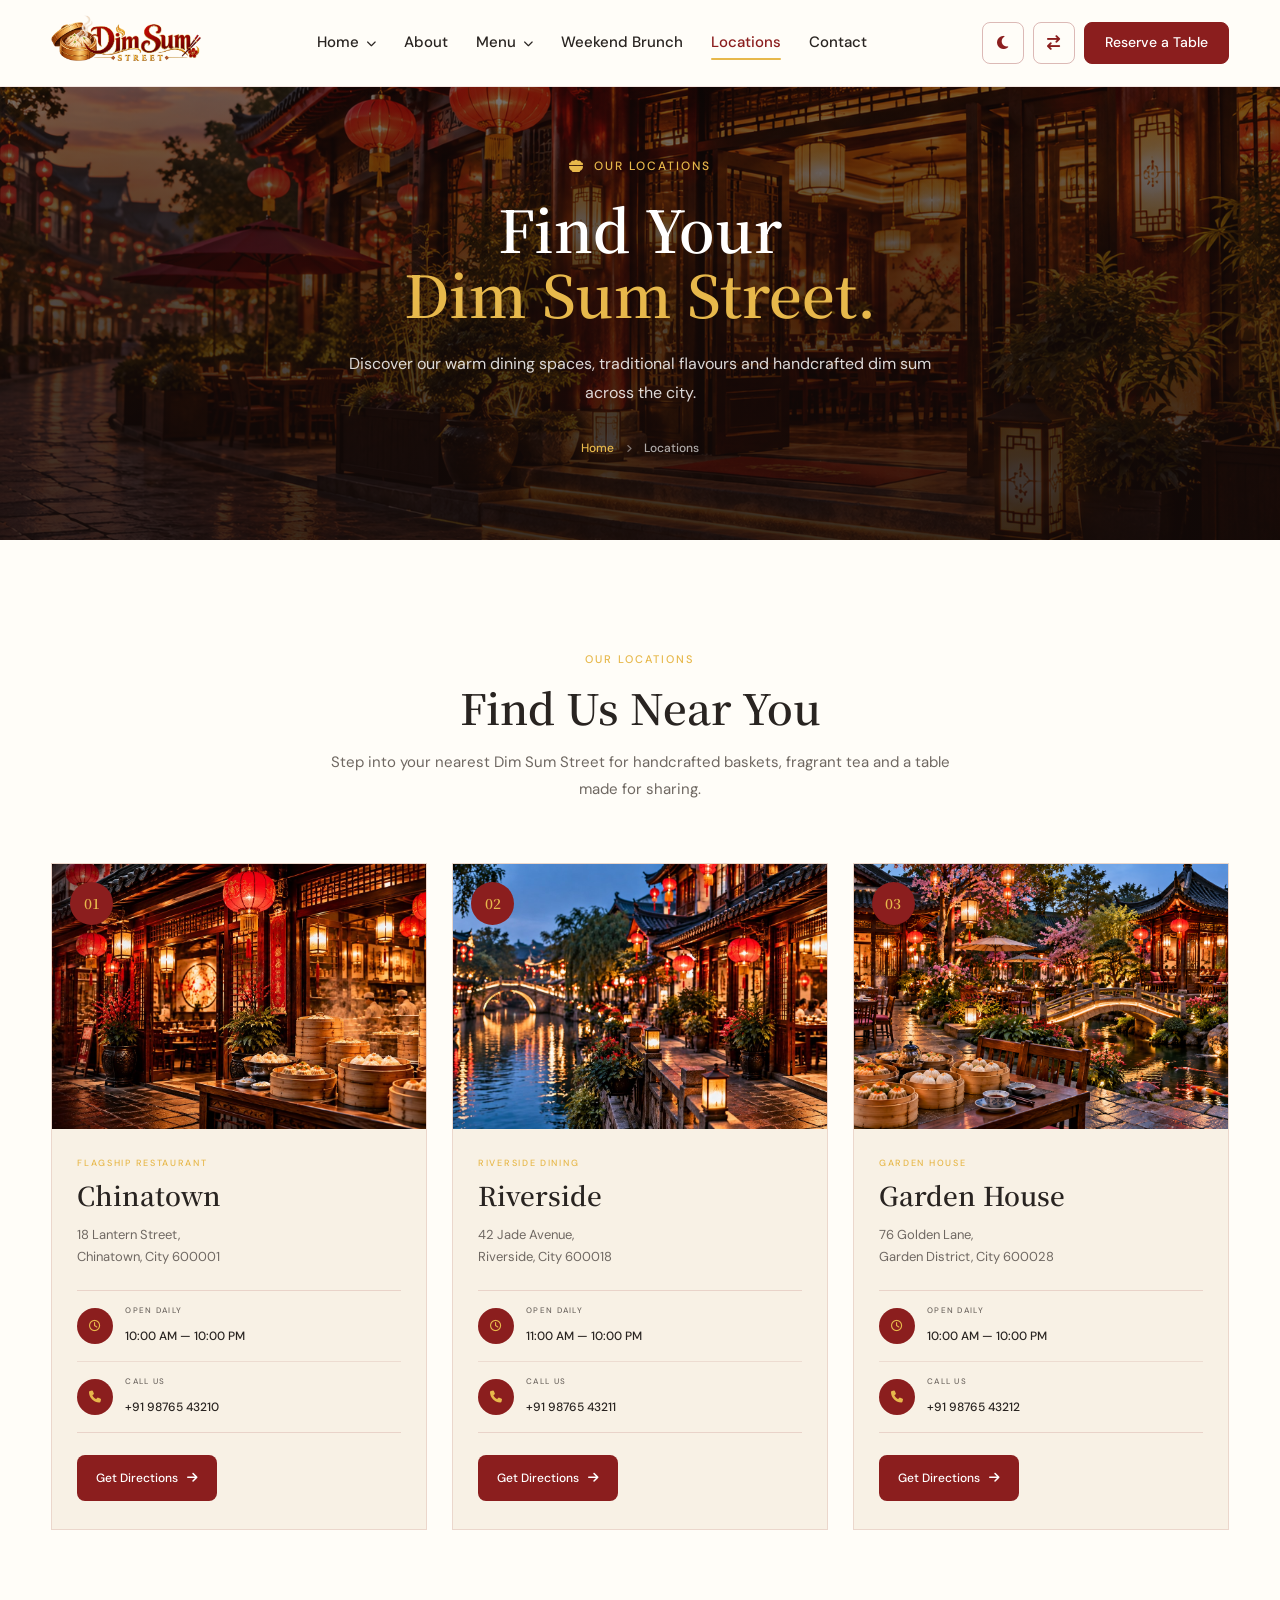
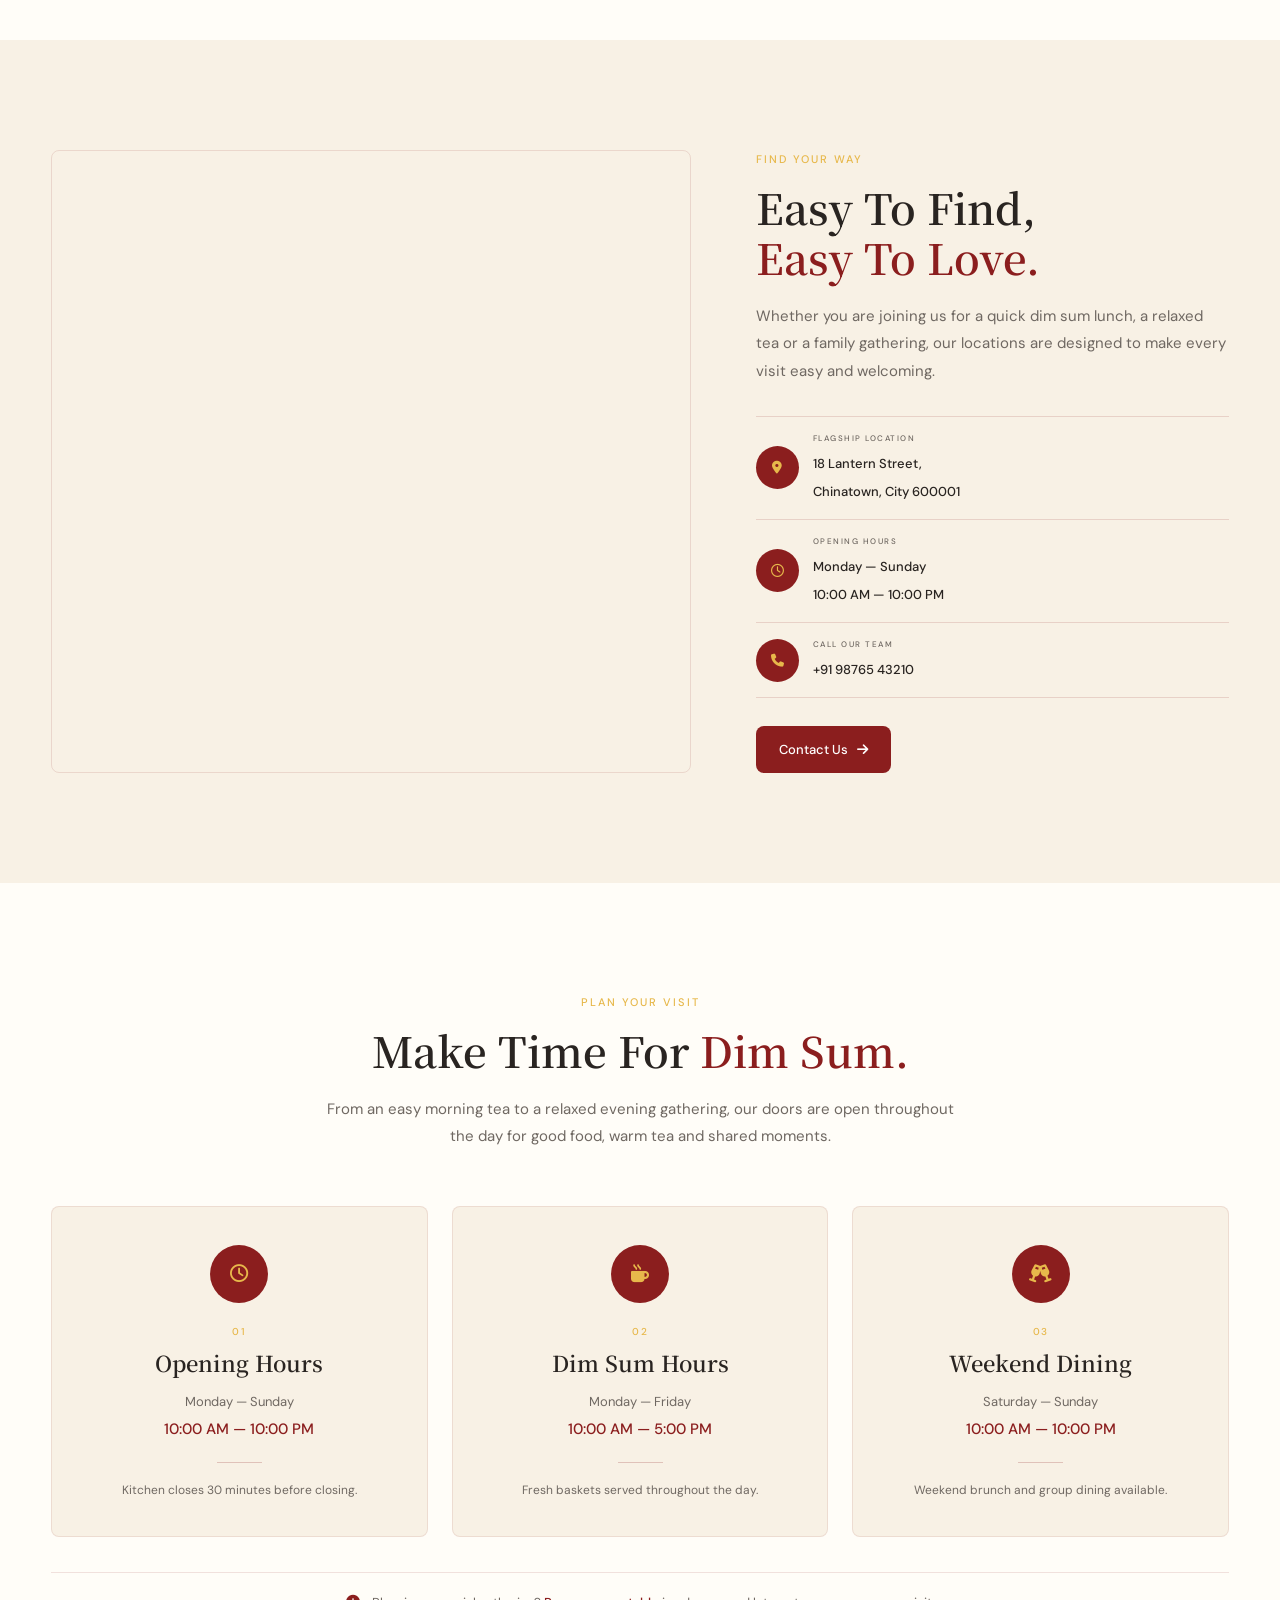
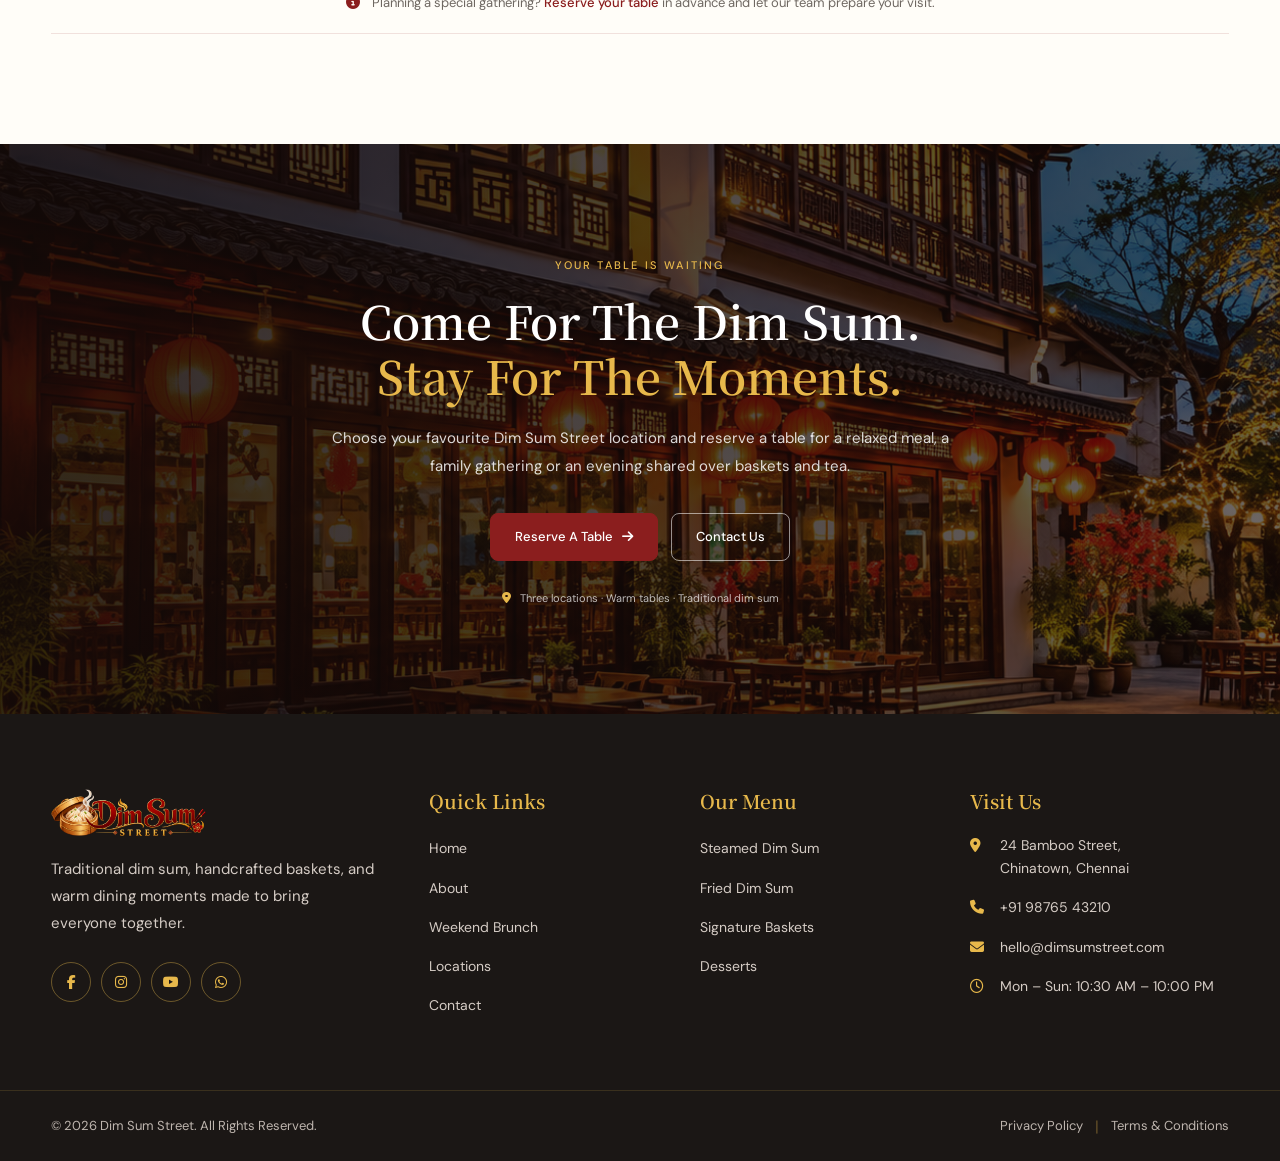
<file: locations.html>
<!DOCTYPE html>
<html lang="en">

<head>
    <meta charset="UTF-8">
    <meta name="viewport" content="width=device-width, initial-scale=1.0">

    <title>Dim Sum Street</title>

    <!-- Favicon -->
    <link rel="icon" type="image/png" href="images/favicon.png">

    <!-- Google Fonts -->
    <link rel="preconnect" href="https://fonts.googleapis.com">
    <link rel="preconnect" href="https://fonts.gstatic.com" crossorigin>

    <link
        href="https://fonts.googleapis.com/css2?family=DM+Sans:wght@400;500&family=Noto+Serif+SC:wght@600&display=swap"
        rel="stylesheet">

    <!-- Font Awesome -->
    <link rel="stylesheet" href="https://cdnjs.cloudflare.com/ajax/libs/font-awesome/6.7.2/css/all.min.css">

    <!-- Main CSS -->
    <link rel="stylesheet" href="css/style.css">
</head>

<body>

    <!-- =========================
     HEADER
========================= -->
    <header class="site-header">
        <div class="header-container">

            <!-- Logo -->
            <a href="index.html" class="site-logo">
                <img src="images/logo.png" alt="Dim Sum Street">
            </a>

            <!-- Desktop Navigation -->
            <nav class="main-navigation">
                <ul class="nav-menu">

                    <!-- Home Dropdown -->
                    <li class="nav-item has-dropdown">
                        <a href="#" class="nav-link">
                            <span class="nav-text">Home</span>
                            <i class="fa-solid fa-chevron-down"></i>
                        </a>

                        <ul class="dropdown-menu">
                            <li>
                                <a href="index.html">Home 1</a>
                            </li>
                            <li>
                                <a href="home-2.html">Home 2</a>
                            </li>
                        </ul>
                    </li>

                    <!-- About -->
                    <li class="nav-item">
                        <a href="about.html" class="nav-link"><span class="nav-text">About</span></a>
                    </li>

                    <!-- Menu Dropdown -->
                    <li class="nav-item has-dropdown">
                        <a href="#" class="nav-link">
                            <span class="nav-text">Menu</span>
                            <i class="fa-solid fa-chevron-down"></i>
                        </a>

                        <ul class="dropdown-menu">
                            <li>
                                <a href="steamed-dim-sum.html">Steamed Dim Sum</a>
                            </li>
                            <li>
                                <a href="fried-dim-sum.html">Fried Dim Sum</a>
                            </li>
                            <li>
                                <a href="signature-baskets.html">Signature Baskets</a>
                            </li>
                            <li>
                                <a href="desserts.html">Desserts</a>
                            </li>
                        </ul>
                    </li>

                    <!-- Weekend Brunch -->
                    <li class="nav-item">
                        <a href="weekend-brunch.html" class="nav-link">
                            <span class="nav-text">Weekend Brunch</span>
                        </a>
                    </li>

                    <!-- Locations -->
                    <li class="nav-item">
                        <a href="locations.html" class="nav-link">
                            <span class="nav-text">Locations</span>
                        </a>
                    </li>

                    <!-- Contact -->
                    <li class="nav-item">
                        <a href="contact.html" class="nav-link">
                            <span class="nav-text">Contact</span>
                        </a>
                    </li>

                </ul>
            </nav>


            <!-- Desktop Header Actions -->
            <div class="header-actions">

                <!-- Dark Mode -->
                <button class="header-toggle theme-toggle" id="themeToggle" type="button" aria-label="Toggle dark mode">
                    <i class="fa-solid fa-moon"></i>
                </button>

                <!-- RTL -->
                <button class="header-toggle rtl-toggle" id="rtlToggle" type="button" aria-label="Toggle RTL mode">
                    <i class="fa-solid fa-arrow-right-arrow-left"></i>
                </button>

                <!-- Reserve Table -->
                <a href="booking.html" class="reserve-btn">
                    Reserve a Table
                </a>

            </div>


            <!-- Mobile Menu Toggle -->
            <button class="menu-toggle" id="menuToggle" type="button" aria-label="Open menu" aria-expanded="false">
                <span></span>
                <span></span>
                <span></span>
            </button>

        </div>


        <!-- Mobile Navigation -->
        <div class="mobile-menu" id="mobileMenu">

            <nav class="mobile-navigation">
                <ul class="mobile-nav-list">

                    <!-- Home -->
                    <li class="mobile-nav-item mobile-dropdown">
                        <button class="mobile-dropdown-btn" type="button">
                            <span>Home</span>
                            <i class="fa-solid fa-chevron-down"></i>
                        </button>

                        <ul class="mobile-dropdown-menu">
                            <li>
                                <a href="index.html">Home 1</a>
                            </li>
                            <li>
                                <a href="home-2.html">Home 2</a>
                            </li>
                        </ul>
                    </li>

                    <!-- About -->
                    <li class="mobile-nav-item">
                        <a href="about.html">About</a>
                    </li>

                    <!-- Menu -->
                    <li class="mobile-nav-item mobile-dropdown">
                        <button class="mobile-dropdown-btn" type="button">
                            <span>Menu</span>
                            <i class="fa-solid fa-chevron-down"></i>
                        </button>

                        <ul class="mobile-dropdown-menu">
                            <li>
                                <a href="steamed-dim-sum.html">
                                    Steamed Dim Sum
                                </a>
                            </li>

                            <li>
                                <a href="fried-dim-sum.html">
                                    Fried Dim Sum
                                </a>
                            </li>

                            <li>
                                <a href="signature-baskets.html">
                                    Signature Baskets
                                </a>
                            </li>

                            <li>
                                <a href="desserts.html">
                                    Desserts
                                </a>
                            </li>
                        </ul>
                    </li>

                    <!-- Weekend Brunch -->
                    <li class="mobile-nav-item">
                        <a href="weekend-brunch.html">
                            Weekend Brunch
                        </a>
                    </li>

                    <!-- Locations -->
                    <li class="mobile-nav-item">
                        <a href="locations.html">
                            Locations
                        </a>
                    </li>

                    <!-- Contact -->
                    <li class="mobile-nav-item">
                        <a href="contact.html">
                            Contact
                        </a>
                    </li>

                </ul>
            </nav>


            <!-- Mobile Actions -->
            <div class="mobile-actions">

                <div class="mobile-action-row">

                    <!-- Dark Mode -->
                    <button class="mobile-action-btn" id="mobileThemeToggle" type="button">
                        <span>
                            <i class="fa-solid fa-moon"></i>
                            Dark Mode
                        </span>

                        <i class="fa-solid fa-chevron-right"></i>
                    </button>

                    <!-- RTL -->
                    <button class="mobile-action-btn" id="mobileRtlToggle" type="button">
                        <span>
                            <i class="fa-solid fa-arrow-right-arrow-left"></i>
                            RTL Mode
                        </span>

                        <i class="fa-solid fa-chevron-right"></i>
                    </button>

                </div>

                <!-- Reserve -->
                <a href="booking.html" class="mobile-reserve-btn">
                    Reserve a Table
                </a>

            </div>

        </div>
    </header>

    <section class="page-hero about-page-hero" style="background-image: url('images/locations-hero.jpg');">

        <div class="page-hero-overlay"></div>

        <div class="page-hero-container">

            <div class="page-hero-content">

                <span class="page-hero-label">
                    <i class="fa-solid fa-bowl-food"></i>
                    OUR LOCATIONS
                </span>

                <h1>
                    Find Your
                    <span>Dim Sum Street.</span>
                </h1>

                <p>
                    Discover our warm dining spaces, traditional flavours
                    and handcrafted dim sum across the city.

                </p>

                <div class="page-hero-breadcrumb">
                    <a href="index.html">Home</a>
                    <i class="fa-solid fa-angle-right"></i>
                    <span>Locations</span>
                </div>

            </div>

        </div>

    </section>

    <!-- =========================================
     LOCATIONS — OUR LOCATIONS
========================================= -->

    <section class="locations-list-section">

        <div class="locations-list-container">

            <!-- Section Heading -->
            <div class="locations-list-heading">

                <span class="locations-list-label">
                    OUR LOCATIONS
                </span>

                <h2>Find Us Near You</h2>

                <p>
                    Step into your nearest Dim Sum Street for handcrafted
                    baskets, fragrant tea and a table made for sharing.
                </p>

            </div>


            <!-- Location Cards -->
            <div class="locations-list-grid">


                <!-- Location 01 -->
                <article class="location-card">

                    <div class="location-card-image">

                        <img src="images/location-chinatown.jpg" alt="Dim Sum Street Chinatown">

                        <span class="location-card-number">
                            01
                        </span>

                    </div>

                    <div class="location-card-content">

                        <span class="location-card-type">
                            FLAGSHIP RESTAURANT
                        </span>

                        <h3>Chinatown</h3>

                        <p class="location-card-address">
                            18 Lantern Street,<br>
                            Chinatown, City 600001
                        </p>

                        <div class="location-card-details">

                            <div class="location-card-detail">
                                <i class="fa-regular fa-clock"></i>

                                <div>
                                    <span>OPEN DAILY</span>
                                    <strong>10:00 AM — 10:00 PM</strong>
                                </div>
                            </div>

                            <div class="location-card-detail">
                                <i class="fa-solid fa-phone"></i>

                                <div>
                                    <span>CALL US</span>
                                    <strong>+91 98765 43210</strong>
                                </div>
                            </div>

                        </div>

                        <a href="#" class="location-card-button">
                            Get Directions
                            <i class="fa-solid fa-arrow-right"></i>
                        </a>

                    </div>

                </article>


                <!-- Location 02 -->
                <article class="location-card">

                    <div class="location-card-image">

                        <img src="images/location-riverside.jpg" alt="Dim Sum Street Riverside">

                        <span class="location-card-number">
                            02
                        </span>

                    </div>

                    <div class="location-card-content">

                        <span class="location-card-type">
                            RIVERSIDE DINING
                        </span>

                        <h3>Riverside</h3>

                        <p class="location-card-address">
                            42 Jade Avenue,<br>
                            Riverside, City 600018
                        </p>

                        <div class="location-card-details">

                            <div class="location-card-detail">
                                <i class="fa-regular fa-clock"></i>

                                <div>
                                    <span>OPEN DAILY</span>
                                    <strong>11:00 AM — 10:00 PM</strong>
                                </div>
                            </div>

                            <div class="location-card-detail">
                                <i class="fa-solid fa-phone"></i>

                                <div>
                                    <span>CALL US</span>
                                    <strong>+91 98765 43211</strong>
                                </div>
                            </div>

                        </div>

                        <a href="#" class="location-card-button">
                            Get Directions
                            <i class="fa-solid fa-arrow-right"></i>
                        </a>

                    </div>

                </article>


                <!-- Location 03 -->
                <article class="location-card">

                    <div class="location-card-image">

                        <img src="images/location-garden.jpg" alt="Dim Sum Street Garden">

                        <span class="location-card-number">
                            03
                        </span>

                    </div>

                    <div class="location-card-content">

                        <span class="location-card-type">
                            GARDEN HOUSE
                        </span>

                        <h3>Garden House</h3>

                        <p class="location-card-address">
                            76 Golden Lane,<br>
                            Garden District, City 600028
                        </p>

                        <div class="location-card-details">

                            <div class="location-card-detail">
                                <i class="fa-regular fa-clock"></i>

                                <div>
                                    <span>OPEN DAILY</span>
                                    <strong>10:00 AM — 10:00 PM</strong>
                                </div>
                            </div>

                            <div class="location-card-detail">
                                <i class="fa-solid fa-phone"></i>

                                <div>
                                    <span>CALL US</span>
                                    <strong>+91 98765 43212</strong>
                                </div>
                            </div>

                        </div>

                        <a href="#" class="location-card-button">
                            Get Directions
                            <i class="fa-solid fa-arrow-right"></i>
                        </a>

                    </div>

                </article>

            </div>

        </div>

    </section>

    <!-- =========================================
     LOCATIONS — FIND US ON THE MAP
========================================= -->

    <section class="locations-map-section">

        <div class="locations-map-container">

            <!-- Map -->
            <div class="locations-map">

                <iframe src="https://www.google.com/maps?q=Chinatown&output=embed" allowfullscreen="" loading="lazy"
                    referrerpolicy="no-referrer-when-downgrade">
                </iframe>

            </div>


            <!-- Information -->
            <div class="locations-map-content">

                <span class="locations-map-label">
                    FIND YOUR WAY
                </span>

                <h2>
                    Easy To Find,
                    <span>Easy To Love.</span>
                </h2>

                <p>
                    Whether you are joining us for a quick dim sum lunch,
                    a relaxed tea or a family gathering, our locations are
                    designed to make every visit easy and welcoming.
                </p>


                <div class="locations-map-info">

                    <!-- Address -->
                    <div class="locations-map-info-item">

                        <div class="locations-map-icon">
                            <i class="fa-solid fa-location-dot"></i>
                        </div>

                        <div>
                            <span>FLAGSHIP LOCATION</span>

                            <strong>
                                18 Lantern Street,<br>
                                Chinatown, City 600001
                            </strong>
                        </div>

                    </div>


                    <!-- Hours -->
                    <div class="locations-map-info-item">

                        <div class="locations-map-icon">
                            <i class="fa-regular fa-clock"></i>
                        </div>

                        <div>
                            <span>OPENING HOURS</span>

                            <strong>
                                Monday — Sunday<br>
                                10:00 AM — 10:00 PM
                            </strong>
                        </div>

                    </div>


                    <!-- Phone -->
                    <div class="locations-map-info-item">

                        <div class="locations-map-icon">
                            <i class="fa-solid fa-phone"></i>
                        </div>

                        <div>
                            <span>CALL OUR TEAM</span>

                            <strong>
                                +91 98765 43210
                            </strong>
                        </div>

                    </div>

                </div>


                <a href="contact.html" class="locations-map-button">
                    Contact Us
                    <i class="fa-solid fa-arrow-right"></i>
                </a>

            </div>

        </div>

    </section>

    <!-- =========================================
     LOCATIONS — OPENING HOURS & DINING INFO
========================================= -->

    <section class="locations-hours-section">

        <div class="locations-hours-container">

            <!-- Section Heading -->
            <div class="locations-hours-heading">

                <span class="locations-hours-label">
                    PLAN YOUR VISIT
                </span>

                <h2>
                    Make Time For
                    <span>Dim Sum.</span>
                </h2>

                <p>
                    From an easy morning tea to a relaxed evening gathering,
                    our doors are open throughout the day for good food,
                    warm tea and shared moments.
                </p>

            </div>


            <!-- Information Grid -->
            <div class="locations-hours-grid">

                <!-- Card 01 -->
                <div class="locations-hours-card">

                    <div class="locations-hours-icon">
                        <i class="fa-regular fa-clock"></i>
                    </div>

                    <span class="locations-hours-number">
                        01
                    </span>

                    <h3>Opening Hours</h3>

                    <p>
                        Monday — Sunday
                    </p>

                    <strong>
                        10:00 AM — 10:00 PM
                    </strong>

                    <div class="locations-hours-divider"></div>

                    <span class="locations-hours-note">
                        Kitchen closes 30 minutes before closing.
                    </span>

                </div>


                <!-- Card 02 -->
                <div class="locations-hours-card">

                    <div class="locations-hours-icon">
                        <i class="fa-solid fa-mug-hot"></i>
                    </div>

                    <span class="locations-hours-number">
                        02
                    </span>

                    <h3>Dim Sum Hours</h3>

                    <p>
                        Monday — Friday
                    </p>

                    <strong>
                        10:00 AM — 5:00 PM
                    </strong>

                    <div class="locations-hours-divider"></div>

                    <span class="locations-hours-note">
                        Fresh baskets served throughout the day.
                    </span>

                </div>


                <!-- Card 03 -->
                <div class="locations-hours-card">

                    <div class="locations-hours-icon">
                        <i class="fa-solid fa-champagne-glasses"></i>
                    </div>

                    <span class="locations-hours-number">
                        03
                    </span>

                    <h3>Weekend Dining</h3>

                    <p>
                        Saturday — Sunday
                    </p>

                    <strong>
                        10:00 AM — 10:00 PM
                    </strong>

                    <div class="locations-hours-divider"></div>

                    <span class="locations-hours-note">
                        Weekend brunch and group dining available.
                    </span>

                </div>

            </div>


            <!-- Bottom Note -->
            <div class="locations-hours-bottom">

                <div class="locations-hours-bottom-icon">
                    <i class="fa-solid fa-circle-info"></i>
                </div>

                <p>
                    Planning a special gathering?
                    <a href="booking.html">Reserve your table</a>
                    in advance and let our team prepare your visit.
                </p>

            </div>

        </div>

    </section>

    <!-- =========================================
     LOCATIONS — RESERVE YOUR TABLE
========================================= -->

    <section class="locations-reserve-section" style="background-image: url('images/locations-reserve.jpg');">

        <div class="locations-reserve-overlay"></div>

        <div class="locations-reserve-container">

            <div class="locations-reserve-content">

                <span class="locations-reserve-label">
                    YOUR TABLE IS WAITING
                </span>

                <h2>
                    Come For The Dim Sum.
                    <span>Stay For The Moments.</span>
                </h2>

                <p>
                    Choose your favourite Dim Sum Street location and
                    reserve a table for a relaxed meal, a family gathering
                    or an evening shared over baskets and tea.
                </p>

                <div class="locations-reserve-buttons">

                    <a href="booking.html" class="locations-reserve-primary">
                        Reserve A Table
                        <i class="fa-solid fa-arrow-right"></i>
                    </a>

                    <a href="contact.html" class="locations-reserve-secondary">
                        Contact Us
                    </a>

                </div>

                <div class="locations-reserve-note">

                    <i class="fa-solid fa-location-dot"></i>

                    <span>
                        Three locations · Warm tables · Traditional dim sum
                    </span>

                </div>

            </div>

        </div>

    </section>

    <!-- =========================
     FOOTER
========================= -->
    <footer class="site-footer">

        <div class="footer-main">
            <div class="footer-container">

                <!-- Brand -->
                <div class="footer-brand">

                    <a href="index.html" class="footer-logo">
                        <img src="images/logo.png" alt="Dim Sum Street">
                    </a>

                    <p class="footer-description">
                        Traditional dim sum, handcrafted baskets, and
                        warm dining moments made to bring everyone together.
                    </p>

                    <!-- Social Links -->
                    <div class="footer-socials">

                        <a href="#" aria-label="Facebook">
                            <i class="fa-brands fa-facebook-f"></i>
                        </a>

                        <a href="#" aria-label="Instagram">
                            <i class="fa-brands fa-instagram"></i>
                        </a>

                        <a href="#" aria-label="Youtube">
                            <i class="fa-brands fa-youtube"></i>
                        </a>

                        <a href="#" aria-label="WhatsApp">
                            <i class="fa-brands fa-whatsapp"></i>
                        </a>

                    </div>

                </div>


                <!-- Quick Links -->
                <div class="footer-column">

                    <h3>Quick Links</h3>

                    <ul>
                        <li>
                            <a href="index.html">Home</a>
                        </li>

                        <li>
                            <a href="about.html">About</a>
                        </li>

                        <li>
                            <a href="weekend-brunch.html">
                                Weekend Brunch
                            </a>
                        </li>

                        <li>
                            <a href="locations.html">Locations</a>
                        </li>

                        <li>
                            <a href="contact.html">Contact</a>
                        </li>
                    </ul>

                </div>


                <!-- Our Menu -->
                <div class="footer-column">

                    <h3>Our Menu</h3>

                    <ul>
                        <li>
                            <a href="steamed-dim-sum.html">
                                Steamed Dim Sum
                            </a>
                        </li>

                        <li>
                            <a href="fried-dim-sum.html">
                                Fried Dim Sum
                            </a>
                        </li>

                        <li>
                            <a href="signature-baskets.html">
                                Signature Baskets
                            </a>
                        </li>

                        <li>
                            <a href="desserts.html">
                                Desserts
                            </a>
                        </li>
                    </ul>

                </div>


                <!-- Contact -->
                <div class="footer-column footer-contact">

                    <h3>Visit Us</h3>

                    <div class="footer-contact-item">

                        <i class="fa-solid fa-location-dot"></i>

                        <p>
                            24 Bamboo Street,<br>
                            Chinatown, Chennai
                        </p>

                    </div>

                    <div class="footer-contact-item">

                        <i class="fa-solid fa-phone"></i>

                        <a href="tel:+919876543210">
                            +91 98765 43210
                        </a>

                    </div>

                    <div class="footer-contact-item">

                        <i class="fa-solid fa-envelope"></i>

                        <a href="mailto:hello@dimsumstreet.com">
                            hello@dimsumstreet.com
                        </a>

                    </div>

                    <div class="footer-contact-item">

                        <i class="fa-regular fa-clock"></i>

                        <p>
                            Mon – Sun: 10:30 AM – 10:00 PM
                        </p>

                    </div>

                </div>

            </div>
        </div>


        <!-- Footer Bottom -->
        <div class="footer-bottom">

            <div class="footer-bottom-container">

                <p>
                    © 2026 Dim Sum Street. All Rights Reserved.
                </p>

                <div class="footer-bottom-links">

                    <a href="#">Privacy Policy</a>

                    <span>|</span>

                    <a href="#">Terms & Conditions</a>

                </div>

            </div>

        </div>

    </footer>


    <script src="js/main.js"></script>

</body>

</html>
</file>
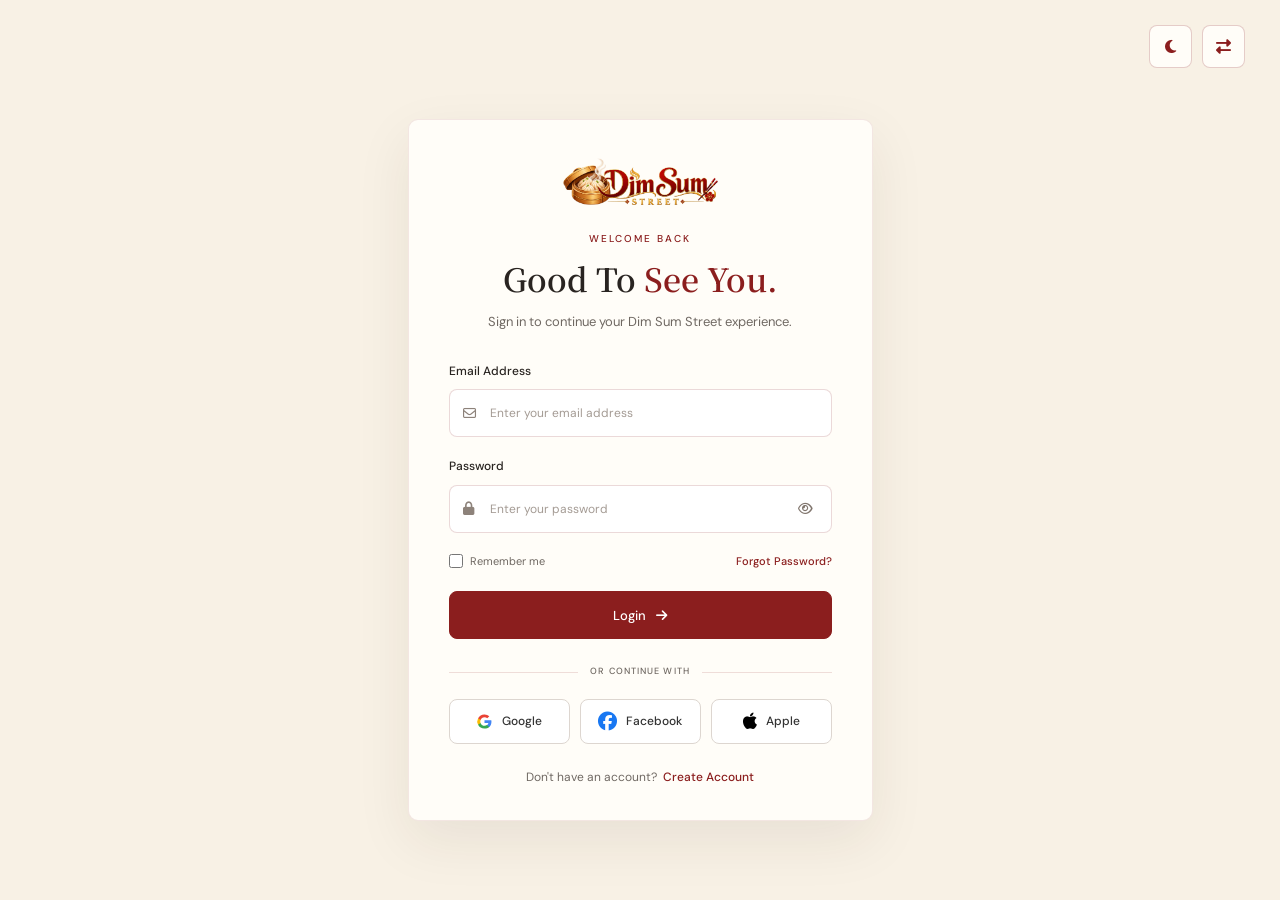
<file: login.html>
<!DOCTYPE html>
<html lang="en">

<head>
    <meta charset="UTF-8">
    <meta name="viewport" content="width=device-width, initial-scale=1.0">

    <title>Dim Sum Street</title>

    <!-- Favicon -->
    <link rel="icon" type="image/png" href="images/favicon.png">

    <!-- Google Fonts -->
    <link rel="preconnect" href="https://fonts.googleapis.com">
    <link rel="preconnect" href="https://fonts.gstatic.com" crossorigin>

    <link
        href="https://fonts.googleapis.com/css2?family=DM+Sans:wght@400;500&family=Noto+Serif+SC:wght@600&display=swap"
        rel="stylesheet">

    <!-- Font Awesome -->
    <link rel="stylesheet" href="https://cdnjs.cloudflare.com/ajax/libs/font-awesome/6.7.2/css/all.min.css">

    <!-- Main CSS -->
    <link rel="stylesheet" href="css/style.css">
</head>

<body class="auth-page">

    <div class="auth-top-actions">
        <button type="button" class="auth-toggle" id="themeToggle" aria-label="Toggle dark mode">
            <i class="fa-solid fa-moon"></i>
        </button>

        <button type="button" class="auth-toggle" id="rtlToggle" aria-label="Toggle RTL direction">
            <i class="fa-solid fa-right-left"></i>
        </button>
    </div>

    <main class="auth-main">

        <section class="auth-card">

            <a href="index.html" class="auth-logo">
                <img src="images/logo.png" alt="Dim Sum Street">
            </a>

            <div class="auth-heading">
                <span class="auth-eyebrow">WELCOME BACK</span>
                <h1>Good To <span>See You.</span></h1>
                <p>Sign in to continue your Dim Sum Street experience.</p>
            </div>

            <form class="auth-form" id="loginForm">

                <div class="auth-field">
                    <label for="loginEmail">Email Address</label>
                    <div class="auth-input-wrap">
                        <i class="fa-regular fa-envelope auth-field-icon"></i>
                        <input type="email" id="loginEmail" name="email" placeholder="Enter your email address"
                            autocomplete="email" required>
                    </div>
                </div>

                <div class="auth-field">
                    <div class="auth-label-row">
                        <label for="loginPassword">Password</label>
                    </div>

                    <div class="auth-input-wrap">
                        <i class="fa-solid fa-lock auth-field-icon"></i>
                        <input type="password" id="loginPassword" name="password" placeholder="Enter your password"
                            autocomplete="current-password" required>

                        <button type="button" class="auth-eye" data-password="loginPassword" aria-label="Show password">
                            <i class="fa-regular fa-eye"></i>
                        </button>
                    </div>
                </div>

                <div class="auth-options">

                    <label class="auth-remember">
                        <input type="checkbox" name="remember">
                        <span>Remember me</span>
                    </label>

                    <a href="#" class="auth-forgot">
                        Forgot Password?
                    </a>

                </div>

                <button type="submit" class="auth-submit">
                    Login
                    <i class="fa-solid fa-arrow-right"></i>
                </button>

            </form>

            <div class="auth-divider">
                <span></span>
                <p>OR CONTINUE WITH</p>
                <span></span>
            </div>

            <div class="auth-socials">

                <button type="button" class="auth-social-button" id="googleLogin">
                    <img src="images/google-logo.svg" alt="" class="auth-google-icon">
                    <span>Google</span>
                </button>

                <button type="button" class="auth-social-button" id="facebookLogin">
                    <i class="fa-brands fa-facebook" aria-hidden="true"></i>
                    <span>Facebook</span>
                </button>

                <!-- Apple -->
                <button type="button" class="auth-social-button" id="appleLogin">
                    <i class="fa-brands fa-apple auth-apple-icon" aria-hidden="true"></i>
                    <span>Apple</span>
                </button>

            </div>

            <p class="auth-switch">
                Don't have an account?
                <a href="register.html">Create Account</a>
            </p>

        </section>

    </main>


    <script src="js/main.js"></script>

</body>

</html>
</file>
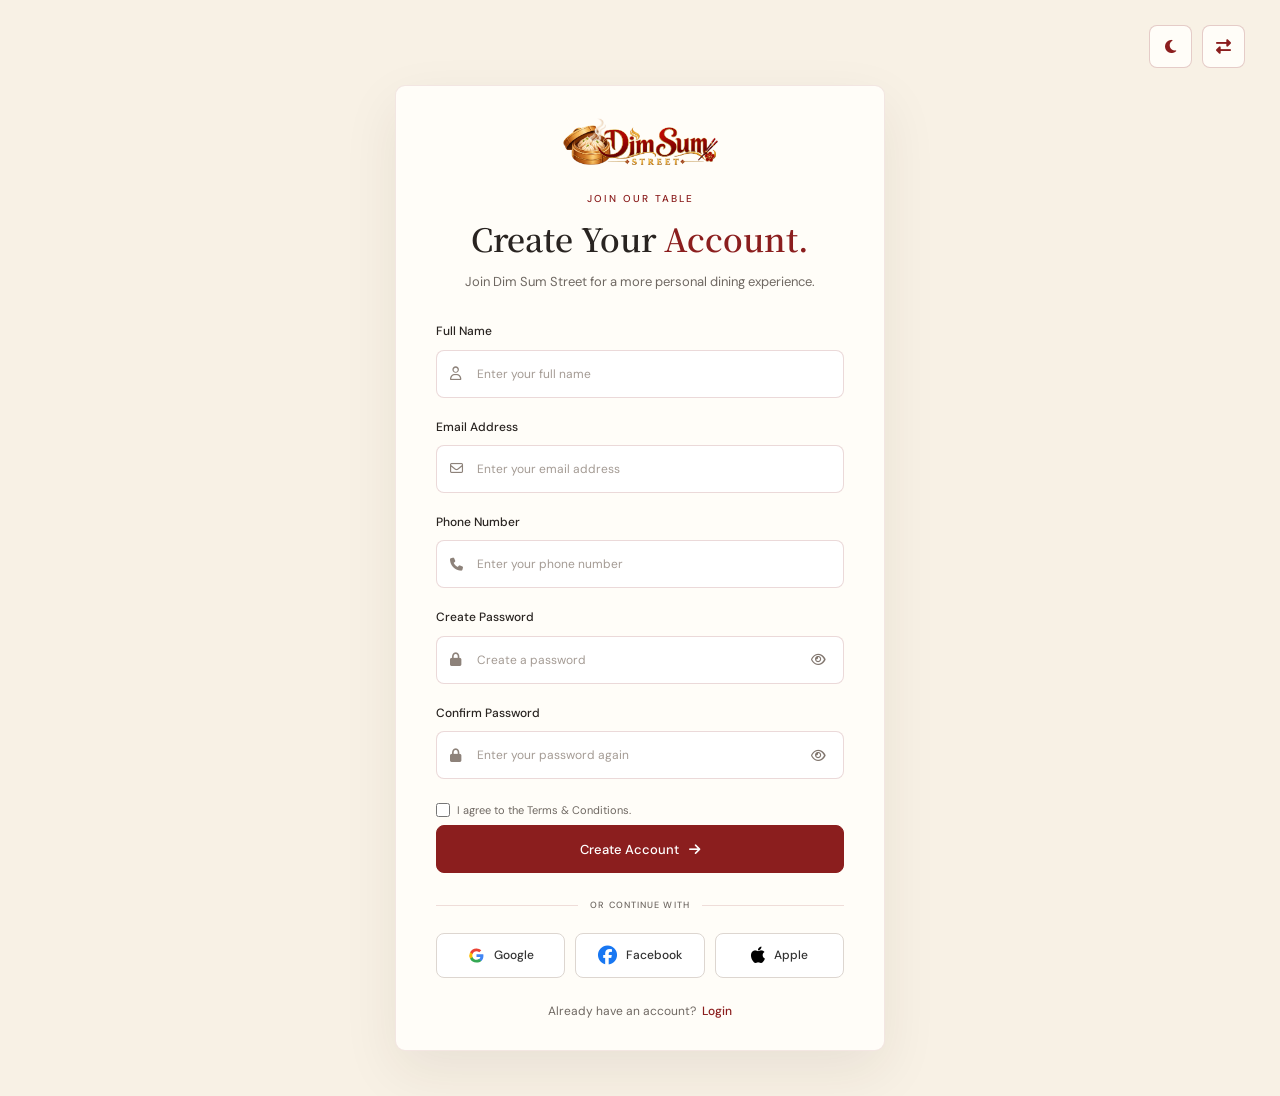
<file: register.html>
<!DOCTYPE html>
<html lang="en">

<head>
    <meta charset="UTF-8">
    <meta name="viewport" content="width=device-width, initial-scale=1.0">

    <title>Dim Sum Street</title>

    <!-- Favicon -->
    <link rel="icon" type="image/png" href="images/favicon.png">

    <!-- Google Fonts -->
    <link rel="preconnect" href="https://fonts.googleapis.com">
    <link rel="preconnect" href="https://fonts.gstatic.com" crossorigin>

    <link
        href="https://fonts.googleapis.com/css2?family=DM+Sans:wght@400;500&family=Noto+Serif+SC:wght@600&display=swap"
        rel="stylesheet">

    <!-- Font Awesome -->
    <link rel="stylesheet" href="https://cdnjs.cloudflare.com/ajax/libs/font-awesome/6.7.2/css/all.min.css">

    <!-- Main CSS -->
    <link rel="stylesheet" href="css/style.css">
</head>

<body class="auth-page">

    <div class="auth-top-actions">
        <button type="button" class="auth-toggle" id="themeToggle" aria-label="Toggle dark mode">
            <i class="fa-solid fa-moon"></i>
        </button>

        <button type="button" class="auth-toggle" id="rtlToggle" aria-label="Toggle RTL direction">
            <i class="fa-solid fa-right-left"></i>
        </button>
    </div>

    <main class="auth-main">

        <section class="auth-card auth-register-card">

            <a href="index.html" class="auth-logo">
                <img src="images/logo.png" alt="Dim Sum Street">
            </a>

            <div class="auth-heading">
                <span class="auth-eyebrow">JOIN OUR TABLE</span>
                <h1>Create Your <span>Account.</span></h1>
                <p>Join Dim Sum Street for a more personal dining experience.</p>
            </div>

            <form class="auth-form" id="registerForm">

                <div class="auth-field">
                    <label for="registerName">Full Name</label>
                    <div class="auth-input-wrap">
                        <i class="fa-regular fa-user auth-field-icon"></i>
                        <input type="text" id="registerName" name="name" placeholder="Enter your full name"
                            autocomplete="name" required>
                    </div>
                </div>

                <div class="auth-field">
                    <label for="registerEmail">Email Address</label>
                    <div class="auth-input-wrap">
                        <i class="fa-regular fa-envelope auth-field-icon"></i>
                        <input type="email" id="registerEmail" name="email" placeholder="Enter your email address"
                            autocomplete="email" required>
                    </div>
                </div>

                <div class="auth-field">
                    <label for="registerPhone">Phone Number</label>
                    <div class="auth-input-wrap">
                        <i class="fa-solid fa-phone auth-field-icon"></i>
                        <input type="tel" id="registerPhone" name="phone" placeholder="Enter your phone number"
                            autocomplete="tel" required>
                    </div>
                </div>

                <div class="auth-field">
                    <label for="registerPassword">Create Password</label>
                    <div class="auth-input-wrap">
                        <i class="fa-solid fa-lock auth-field-icon"></i>
                        <input type="password" id="registerPassword" name="password" placeholder="Create a password"
                            autocomplete="new-password" minlength="8" required>

                        <button type="button" class="auth-eye" data-password="registerPassword"
                            aria-label="Show password">
                            <i class="fa-regular fa-eye"></i>
                        </button>
                    </div>
                </div>

                <div class="auth-field">
                    <label for="confirmPassword">Confirm Password</label>
                    <div class="auth-input-wrap">
                        <i class="fa-solid fa-lock auth-field-icon"></i>
                        <input type="password" id="confirmPassword" name="confirmPassword"
                            placeholder="Enter your password again" autocomplete="new-password" minlength="8" required>

                        <button type="button" class="auth-eye" data-password="confirmPassword"
                            aria-label="Show password">
                            <i class="fa-regular fa-eye"></i>
                        </button>
                    </div>
                </div>

                <label class="auth-remember auth-terms">
                    <input type="checkbox" id="acceptTerms" required>
                    <span>I agree to the <a href="#">Terms &amp; Conditions</a>.</span>
                </label>

                <button type="submit" class="auth-submit">
                    Create Account
                    <i class="fa-solid fa-arrow-right"></i>
                </button>

            </form>

            <div class="auth-divider">
                <span></span>
                <p>OR CONTINUE WITH</p>
                <span></span>
            </div>

            <div class="auth-socials">

                <button type="button" class="auth-social-button" id="googleRegister">
                    <img src="images/google-logo.svg" alt="" class="auth-google-icon">
                    <span>Google</span>
                </button>

                <button type="button" class="auth-social-button" id="facebookRegister">
                    <i class="fa-brands fa-facebook" aria-hidden="true"></i>
                    <span>Facebook</span>
                </button>

                <!-- Apple -->
                <button type="button" class="auth-social-button" id="appleLogin">
                    <i class="fa-brands fa-apple auth-apple-icon" aria-hidden="true"></i>
                    <span>Apple</span>
                </button>

            </div>

            <p class="auth-switch">
                Already have an account?
                <a href="login.html">Login</a>
            </p>

        </section>

    </main>

    <script src="js/main.js"></script>
</body>

</html>
</file>
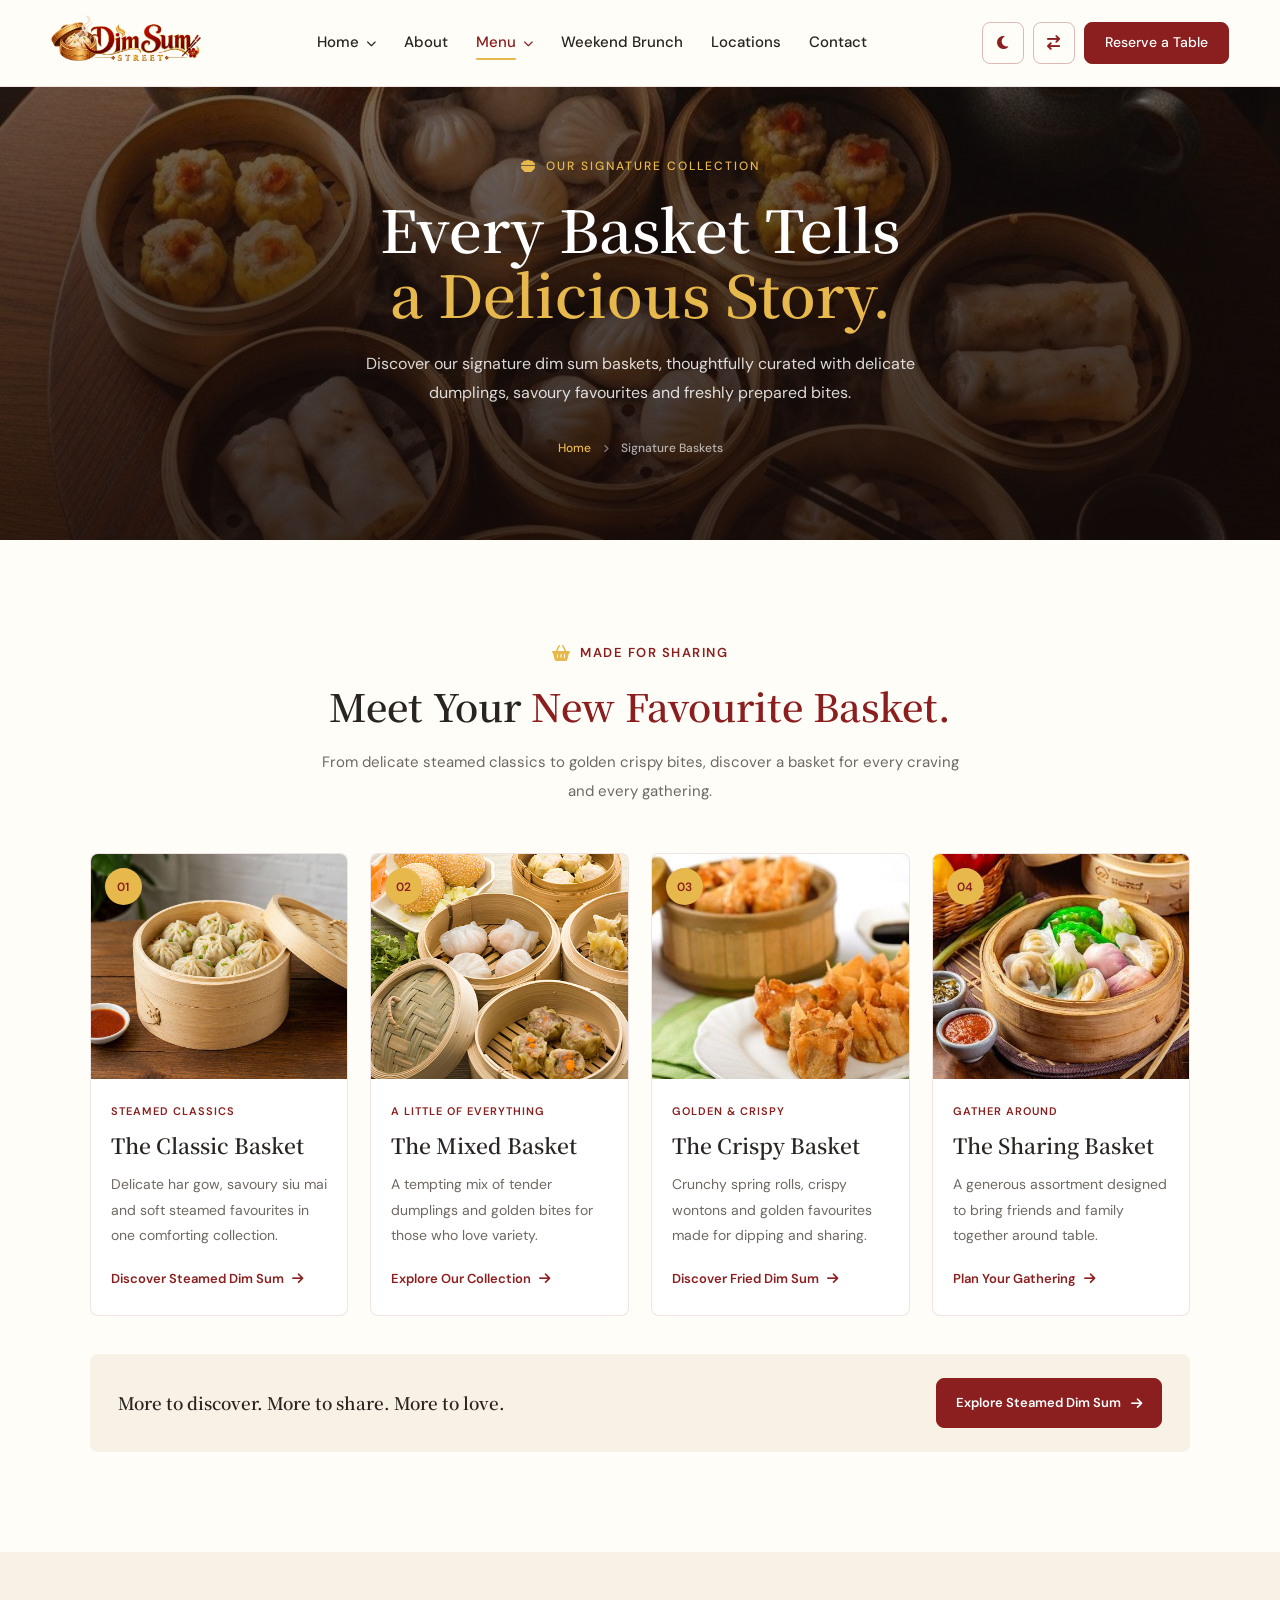
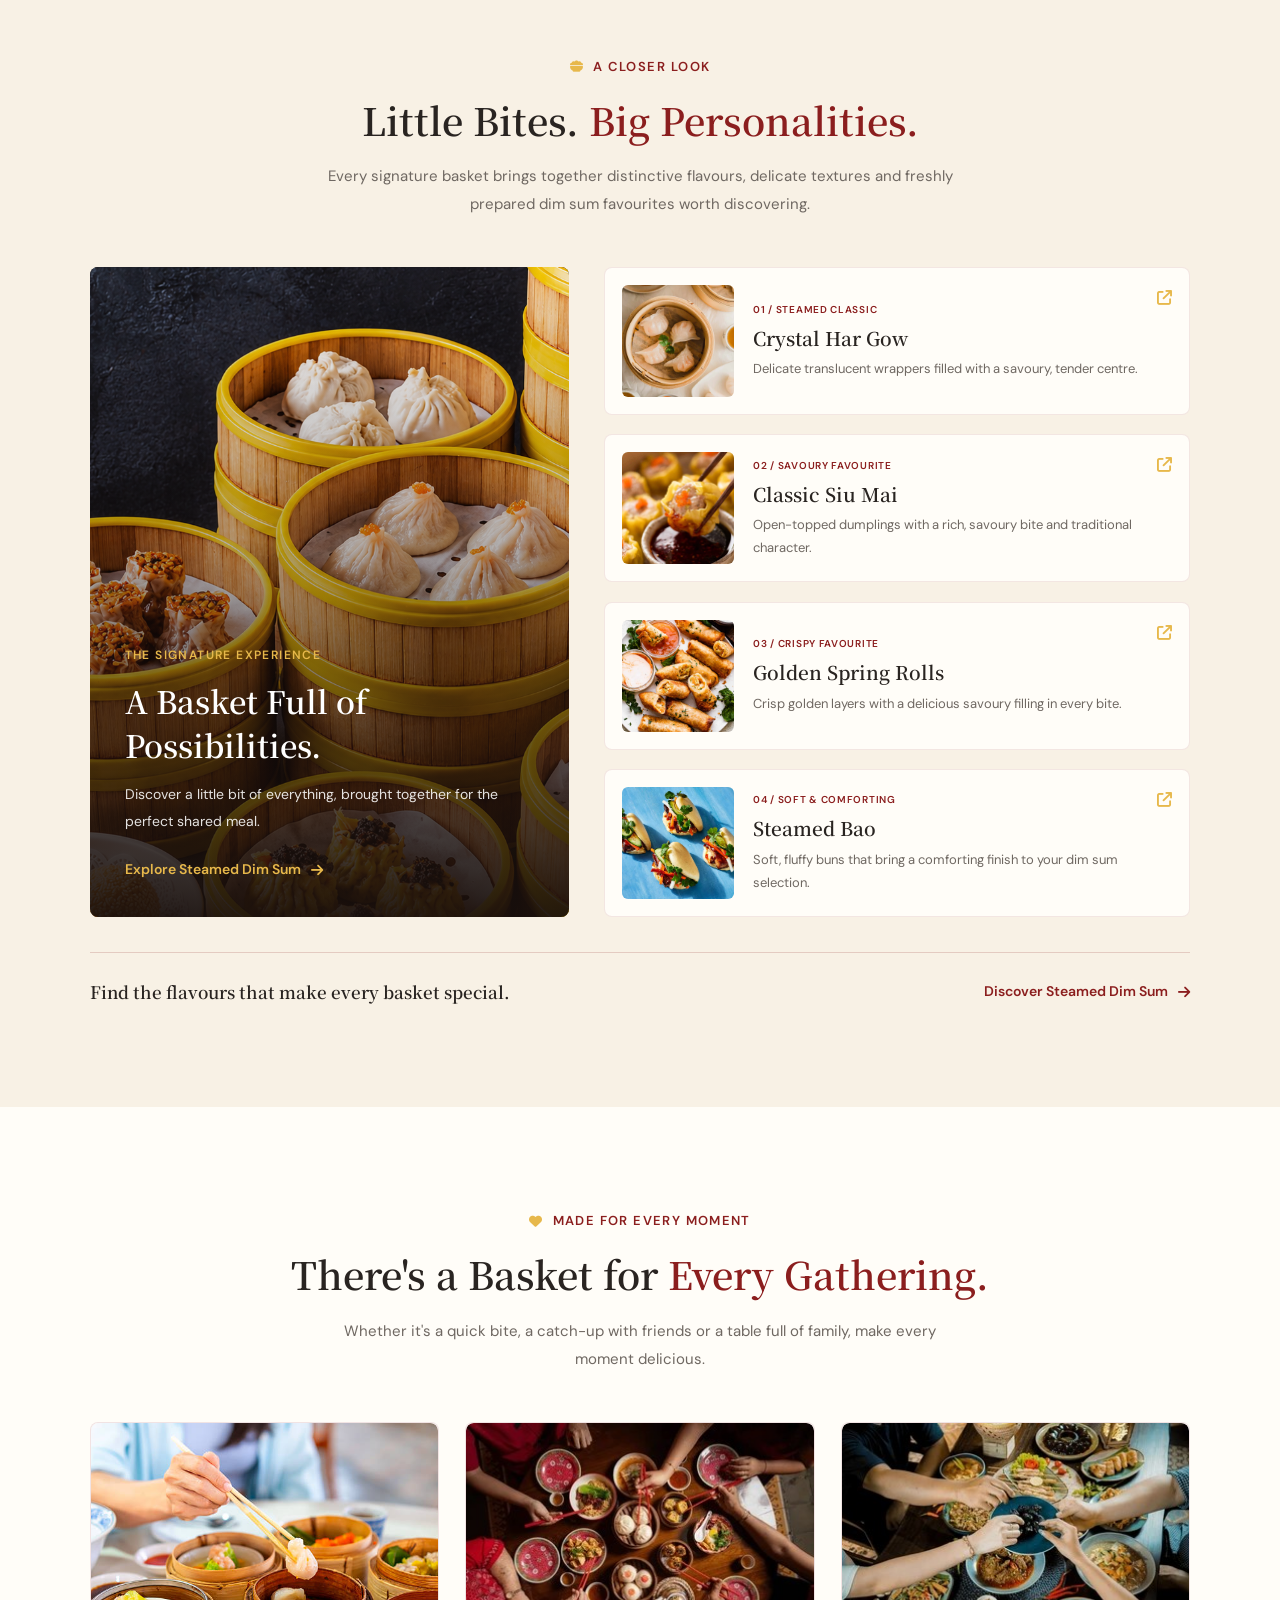
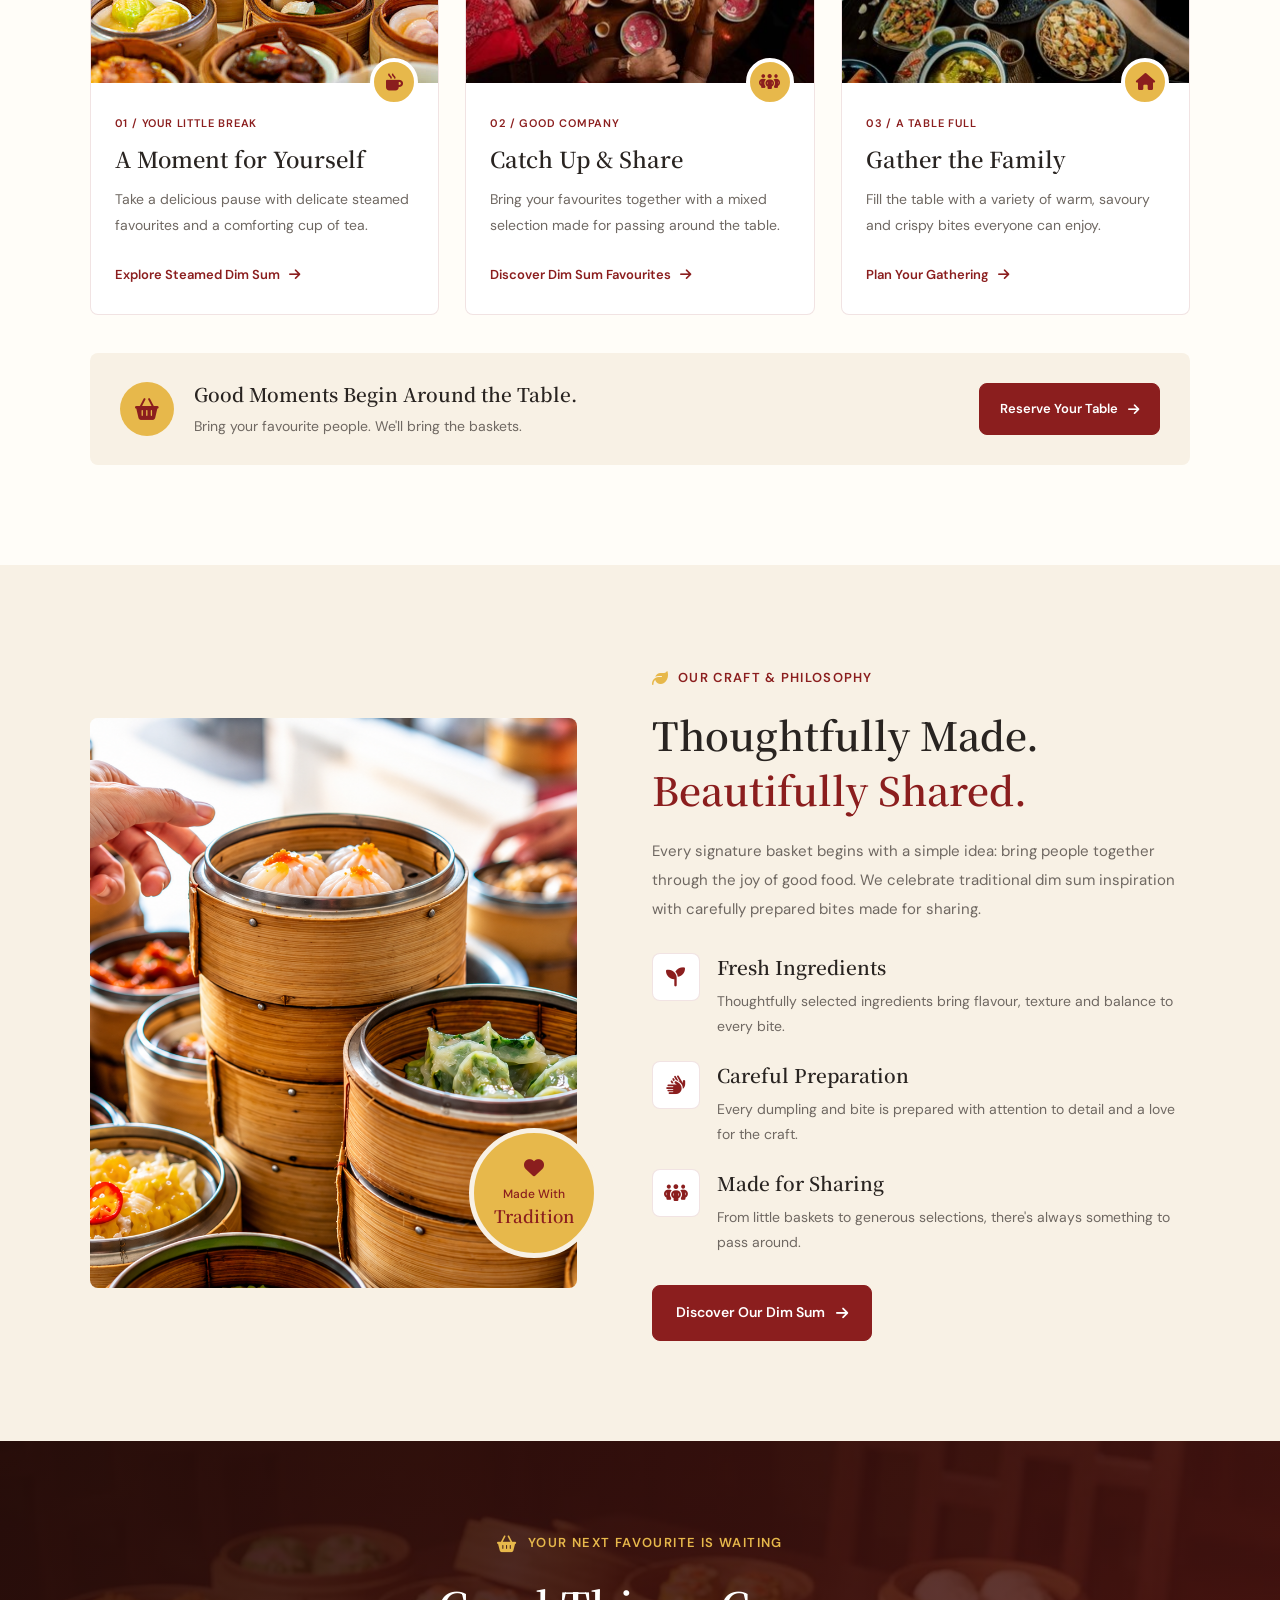
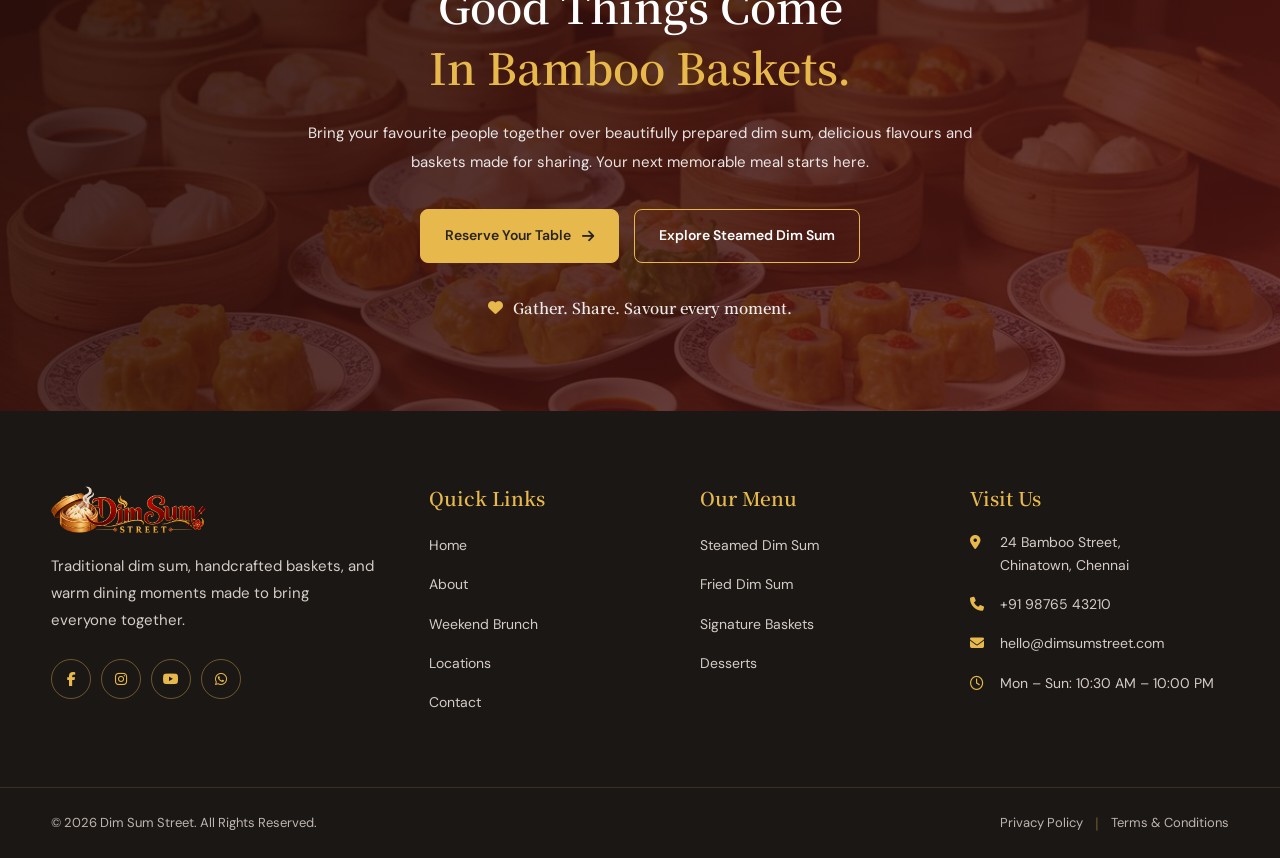
<file: signature-baskets.html>
<!DOCTYPE html>
<html lang="en">

<head>
    <meta charset="UTF-8">
    <meta name="viewport" content="width=device-width, initial-scale=1.0">

    <title>Dim Sum Street</title>

    <!-- Favicon -->
    <link rel="icon" type="image/png" href="images/favicon.png">

    <!-- Google Fonts -->
    <link rel="preconnect" href="https://fonts.googleapis.com">
    <link rel="preconnect" href="https://fonts.gstatic.com" crossorigin>

    <link
        href="https://fonts.googleapis.com/css2?family=DM+Sans:wght@400;500&family=Noto+Serif+SC:wght@600&display=swap"
        rel="stylesheet">

    <!-- Font Awesome -->
    <link rel="stylesheet" href="https://cdnjs.cloudflare.com/ajax/libs/font-awesome/6.7.2/css/all.min.css">

    <!-- Main CSS -->
    <link rel="stylesheet" href="css/style.css">
</head>

<body>

    <!-- =========================
     HEADER
========================= -->
    <header class="site-header">
        <div class="header-container">

            <!-- Logo -->
            <a href="index.html" class="site-logo">
                <img src="images/logo.png" alt="Dim Sum Street">
            </a>

            <!-- Desktop Navigation -->
            <nav class="main-navigation">
                <ul class="nav-menu">

                    <!-- Home Dropdown -->
                    <li class="nav-item has-dropdown">
                        <a href="#" class="nav-link">
                            <span class="nav-text">Home</span>
                            <i class="fa-solid fa-chevron-down"></i>
                        </a>

                        <ul class="dropdown-menu">
                            <li>
                                <a href="index.html">Home 1</a>
                            </li>
                            <li>
                                <a href="home-2.html">Home 2</a>
                            </li>
                        </ul>
                    </li>

                    <!-- About -->
                    <li class="nav-item">
                        <a href="about.html" class="nav-link"><span class="nav-text">About</span></a>
                    </li>

                    <!-- Menu Dropdown -->
                    <li class="nav-item has-dropdown">
                        <a href="#" class="nav-link">
                            <span class="nav-text">Menu</span>
                            <i class="fa-solid fa-chevron-down"></i>
                        </a>

                        <ul class="dropdown-menu">
                            <li>
                                <a href="steamed-dim-sum.html">Steamed Dim Sum</a>
                            </li>
                            <li>
                                <a href="fried-dim-sum.html">Fried Dim Sum</a>
                            </li>
                            <li>
                                <a href="signature-baskets.html">Signature Baskets</a>
                            </li>
                            <li>
                                <a href="desserts.html">Desserts</a>
                            </li>
                        </ul>
                    </li>

                    <!-- Weekend Brunch -->
                    <li class="nav-item">
                        <a href="weekend-brunch.html" class="nav-link">
                            <span class="nav-text">Weekend Brunch</span>
                        </a>
                    </li>

                    <!-- Locations -->
                    <li class="nav-item">
                        <a href="locations.html" class="nav-link">
                            <span class="nav-text">Locations</span>
                        </a>
                    </li>

                    <!-- Contact -->
                    <li class="nav-item">
                        <a href="contact.html" class="nav-link">
                            <span class="nav-text">Contact</span>
                        </a>
                    </li>

                </ul>
            </nav>


            <!-- Desktop Header Actions -->
            <div class="header-actions">

                <!-- Dark Mode -->
                <button class="header-toggle theme-toggle" id="themeToggle" type="button" aria-label="Toggle dark mode">
                    <i class="fa-solid fa-moon"></i>
                </button>

                <!-- RTL -->
                <button class="header-toggle rtl-toggle" id="rtlToggle" type="button" aria-label="Toggle RTL mode">
                    <i class="fa-solid fa-arrow-right-arrow-left"></i>
                </button>

                <!-- Reserve Table -->
                <a href="booking.html" class="reserve-btn">
                    Reserve a Table
                </a>

            </div>


            <!-- Mobile Menu Toggle -->
            <button class="menu-toggle" id="menuToggle" type="button" aria-label="Open menu" aria-expanded="false">
                <span></span>
                <span></span>
                <span></span>
            </button>

        </div>


        <!-- Mobile Navigation -->
        <div class="mobile-menu" id="mobileMenu">

            <nav class="mobile-navigation">
                <ul class="mobile-nav-list">

                    <!-- Home -->
                    <li class="mobile-nav-item mobile-dropdown">
                        <button class="mobile-dropdown-btn" type="button">
                            <span>Home</span>
                            <i class="fa-solid fa-chevron-down"></i>
                        </button>

                        <ul class="mobile-dropdown-menu">
                            <li>
                                <a href="index.html">Home 1</a>
                            </li>
                            <li>
                                <a href="home-2.html">Home 2</a>
                            </li>
                        </ul>
                    </li>

                    <!-- About -->
                    <li class="mobile-nav-item">
                        <a href="about.html">About</a>
                    </li>

                    <!-- Menu -->
                    <li class="mobile-nav-item mobile-dropdown">
                        <button class="mobile-dropdown-btn" type="button">
                            <span>Menu</span>
                            <i class="fa-solid fa-chevron-down"></i>
                        </button>

                        <ul class="mobile-dropdown-menu">
                            <li>
                                <a href="steamed-dim-sum.html">
                                    Steamed Dim Sum
                                </a>
                            </li>

                            <li>
                                <a href="fried-dim-sum.html">
                                    Fried Dim Sum
                                </a>
                            </li>

                            <li>
                                <a href="signature-baskets.html">
                                    Signature Baskets
                                </a>
                            </li>

                            <li>
                                <a href="desserts.html">
                                    Desserts
                                </a>
                            </li>
                        </ul>
                    </li>

                    <!-- Weekend Brunch -->
                    <li class="mobile-nav-item">
                        <a href="weekend-brunch.html">
                            Weekend Brunch
                        </a>
                    </li>

                    <!-- Locations -->
                    <li class="mobile-nav-item">
                        <a href="locations.html">
                            Locations
                        </a>
                    </li>

                    <!-- Contact -->
                    <li class="mobile-nav-item">
                        <a href="contact.html">
                            Contact
                        </a>
                    </li>

                </ul>
            </nav>


            <!-- Mobile Actions -->
            <div class="mobile-actions">

                <div class="mobile-action-row">

                    <!-- Dark Mode -->
                    <button class="mobile-action-btn" id="mobileThemeToggle" type="button">
                        <span>
                            <i class="fa-solid fa-moon"></i>
                            Dark Mode
                        </span>

                        <i class="fa-solid fa-chevron-right"></i>
                    </button>

                    <!-- RTL -->
                    <button class="mobile-action-btn" id="mobileRtlToggle" type="button">
                        <span>
                            <i class="fa-solid fa-arrow-right-arrow-left"></i>
                            RTL Mode
                        </span>

                        <i class="fa-solid fa-chevron-right"></i>
                    </button>

                </div>

                <!-- Reserve -->
                <a href="booking.html" class="mobile-reserve-btn">
                    Reserve a Table
                </a>

            </div>

        </div>
    </header>

    <section class="page-hero about-page-hero" style="background-image: url('images/sb-hero.jpg');">

        <div class="page-hero-overlay"></div>

        <div class="page-hero-container">

            <div class="page-hero-content">

                <span class="page-hero-label">
                    <i class="fa-solid fa-bowl-food"></i>
                    OUR SIGNATURE COLLECTION
                </span>

                <h1>
                    Every Basket Tells
                    <span>a Delicious Story.</span>
                </h1>

                <p>
                    Discover our signature dim sum baskets, thoughtfully curated with delicate dumplings, savoury
                    favourites and freshly prepared bites.
                </p>

                <div class="page-hero-breadcrumb">
                    <a href="index.html">Home</a>
                    <i class="fa-solid fa-angle-right"></i>
                    <span>Signature Baskets</span>
                </div>

            </div>

        </div>

    </section>

    <!-- SECTION 2: SIGNATURE BASKETS -->
    <section class="signature-baskets-section">
        <div class="signature-baskets-container">

            <div class="signature-baskets-heading">
                <span class="signature-baskets-label">
                    <i class="fa-solid fa-basket-shopping"></i>
                    MADE FOR SHARING
                </span>

                <h2>Meet Your <span>New Favourite Basket.</span></h2>

                <p>
                    From delicate steamed classics to golden crispy bites,
                    discover a basket for every craving and every gathering.
                </p>
            </div>

            <div class="signature-baskets-grid">

                <!-- BASKET 1 -->
                <article class="signature-basket-card">
                    <div class="signature-basket-image">
                        <img src="images/classic-steamed-basket.jpg" alt="Classic steamed dim sum basket">

                        <span class="signature-basket-number">01</span>
                    </div>

                    <div class="signature-basket-content">
                        <span class="signature-basket-category">
                            STEAMED CLASSICS
                        </span>

                        <h3>The Classic Basket</h3>

                        <p>
                            Delicate har gow, savoury siu mai and soft
                            steamed favourites in one comforting collection.
                        </p>

                        <a href="steamed-dim-sum.html" class="signature-basket-link">
                            Discover Steamed Dim Sum
                            <i class="fa-solid fa-arrow-right"></i>
                        </a>
                    </div>
                </article>

                <!-- BASKET 2 -->
                <article class="signature-basket-card">
                    <div class="signature-basket-image">
                        <img src="images/mixed-dim-sum-basket.jpg" alt="Assorted steamed and fried dim sum basket">

                        <span class="signature-basket-number">02</span>
                    </div>

                    <div class="signature-basket-content">
                        <span class="signature-basket-category">
                            A LITTLE OF EVERYTHING
                        </span>

                        <h3>The Mixed Basket</h3>

                        <p>
                            A tempting mix of tender dumplings and
                            golden bites for those who love variety.
                        </p>

                        <a href="steamed-dim-sum.html" class="signature-basket-link">
                            Explore Our Collection
                            <i class="fa-solid fa-arrow-right"></i>
                        </a>
                    </div>
                </article>

                <!-- BASKET 3 -->
                <article class="signature-basket-card">
                    <div class="signature-basket-image">
                        <img src="images/crispy-favourites-basket.jpg" alt="Golden crispy fried dim sum basket">

                        <span class="signature-basket-number">03</span>
                    </div>

                    <div class="signature-basket-content">
                        <span class="signature-basket-category">
                            GOLDEN & CRISPY
                        </span>

                        <h3>The Crispy Basket</h3>

                        <p>
                            Crunchy spring rolls, crispy wontons and
                            golden favourites made for dipping and sharing.
                        </p>

                        <a href="fried-dim-sum.html" class="signature-basket-link">
                            Discover Fried Dim Sum
                            <i class="fa-solid fa-arrow-right"></i>
                        </a>
                    </div>
                </article>

                <!-- BASKET 4 -->
                <article class="signature-basket-card">
                    <div class="signature-basket-image">
                        <img src="images/sharing-dim-sum-basket.jpg" alt="Large assorted dim sum basket for sharing">

                        <span class="signature-basket-number">04</span>
                    </div>

                    <div class="signature-basket-content">
                        <span class="signature-basket-category">
                            GATHER AROUND
                        </span>

                        <h3>The Sharing Basket</h3>

                        <p>
                            A generous assortment designed to bring
                            friends and family together around table.
                        </p>

                        <a href="booking.html" class="signature-basket-link">
                            Plan Your Gathering
                            <i class="fa-solid fa-arrow-right"></i>
                        </a>
                    </div>
                </article>

            </div>

            <div class="signature-baskets-bottom">
                <p>More to discover. More to share. More to love.</p>

                <a href="steamed-dim-sum.html" class="signature-baskets-button">
                    Explore Steamed Dim Sum
                    <i class="fa-solid fa-arrow-right"></i>
                </a>
            </div>

        </div>
    </section>

    <!-- SECTION 3: WHAT'S INSIDE OUR BASKETS -->
    <section class="basket-inside-section">
        <div class="basket-inside-container">

            <div class="basket-inside-heading">
                <span class="basket-inside-label">
                    <i class="fa-solid fa-bowl-food"></i>
                    A CLOSER LOOK
                </span>

                <h2>Little Bites. <span>Big Personalities.</span></h2>

                <p>
                    Every signature basket brings together distinctive
                    flavours, delicate textures and freshly prepared
                    dim sum favourites worth discovering.
                </p>
            </div>

            <div class="basket-inside-layout">

                <!-- LEFT FEATURE -->
                <div class="basket-inside-feature">
                    <img src="images/signature-basket-closeup.jpg" alt="Assorted signature dim sum in bamboo baskets">

                    <div class="basket-inside-feature-overlay">
                        <span>THE SIGNATURE EXPERIENCE</span>
                        <h3>A Basket Full of Possibilities.</h3>
                        <p>
                            Discover a little bit of everything,
                            brought together for the perfect shared meal.
                        </p>

                        <a href="steamed-dim-sum.html">
                            Explore Steamed Dim Sum
                            <i class="fa-solid fa-arrow-right"></i>
                        </a>
                    </div>
                </div>

                <!-- RIGHT ITEM LIST -->
                <div class="basket-inside-list">

                    <article class="basket-inside-item">
                        <div class="basket-inside-item-image">
                            <img src="images/inside-har-gow.jpg" alt="Delicate har gow dumplings">
                        </div>

                        <div class="basket-inside-item-content">
                            <span>01 / STEAMED CLASSIC</span>
                            <h3>Crystal Har Gow</h3>
                            <p>
                                Delicate translucent wrappers filled
                                with a savoury, tender centre.
                            </p>
                        </div>

                        <i class="fa-solid fa-arrow-up-right-from-square basket-inside-item-icon"></i>
                    </article>

                    <article class="basket-inside-item">
                        <div class="basket-inside-item-image">
                            <img src="images/inside-siu-mai.jpg" alt="Traditional siu mai dumplings">
                        </div>

                        <div class="basket-inside-item-content">
                            <span>02 / SAVOURY FAVOURITE</span>
                            <h3>Classic Siu Mai</h3>
                            <p>
                                Open-topped dumplings with a rich,
                                savoury bite and traditional character.
                            </p>
                        </div>

                        <i class="fa-solid fa-arrow-up-right-from-square basket-inside-item-icon"></i>
                    </article>

                    <article class="basket-inside-item">
                        <div class="basket-inside-item-image">
                            <img src="images/inside-spring-rolls.jpg" alt="Golden crispy spring rolls">
                        </div>

                        <div class="basket-inside-item-content">
                            <span>03 / CRISPY FAVOURITE</span>
                            <h3>Golden Spring Rolls</h3>
                            <p>
                                Crisp golden layers with a delicious
                                savoury filling in every bite.
                            </p>
                        </div>

                        <i class="fa-solid fa-arrow-up-right-from-square basket-inside-item-icon"></i>
                    </article>

                    <article class="basket-inside-item">
                        <div class="basket-inside-item-image">
                            <img src="images/inside-steamed-bao.jpg" alt="Soft steamed bao buns">
                        </div>

                        <div class="basket-inside-item-content">
                            <span>04 / SOFT & COMFORTING</span>
                            <h3>Steamed Bao</h3>
                            <p>
                                Soft, fluffy buns that bring a comforting
                                finish to your dim sum selection.
                            </p>
                        </div>

                        <i class="fa-solid fa-arrow-up-right-from-square basket-inside-item-icon"></i>
                    </article>

                </div>
            </div>

            <div class="basket-inside-footer">
                <p>Find the flavours that make every basket special.</p>

                <a href="steamed-dim-sum.html">
                    Discover Steamed Dim Sum
                    <i class="fa-solid fa-arrow-right"></i>
                </a>
            </div>

        </div>
    </section>

    <!-- SECTION 4: FIND YOUR PERFECT BASKET -->
    <section class="basket-occasion-section">
        <div class="basket-occasion-container">

            <div class="basket-occasion-heading">
                <span class="basket-occasion-label">
                    <i class="fa-solid fa-heart"></i>
                    MADE FOR EVERY MOMENT
                </span>

                <h2>There's a Basket for <span>Every Gathering.</span></h2>

                <p>
                    Whether it's a quick bite, a catch-up with friends
                    or a table full of family, make every moment delicious.
                </p>
            </div>

            <div class="basket-occasion-grid">

                <!-- OCCASION 1 -->
                <article class="basket-occasion-card">
                    <div class="basket-occasion-image">
                        <img src="images/basket-solo-lunch.jpg" alt="A small dim sum basket for a relaxed lunch">

                        <span class="basket-occasion-icon">
                            <i class="fa-solid fa-mug-hot"></i>
                        </span>
                    </div>

                    <div class="basket-occasion-content">
                        <span class="basket-occasion-number">01 / YOUR LITTLE BREAK</span>

                        <h3>A Moment for Yourself</h3>

                        <p>
                            Take a delicious pause with delicate steamed
                            favourites and a comforting cup of tea.
                        </p>

                        <a href="steamed-dim-sum.html">
                            Explore Steamed Dim Sum
                            <i class="fa-solid fa-arrow-right"></i>
                        </a>
                    </div>
                </article>

                <!-- OCCASION 2 -->
                <article class="basket-occasion-card">
                    <div class="basket-occasion-image">
                        <img src="images/basket-friends-sharing.jpg" alt="Friends sharing assorted dim sum baskets">

                        <span class="basket-occasion-icon">
                            <i class="fa-solid fa-people-group"></i>
                        </span>
                    </div>

                    <div class="basket-occasion-content">
                        <span class="basket-occasion-number">02 / GOOD COMPANY</span>

                        <h3>Catch Up & Share</h3>

                        <p>
                            Bring your favourites together with a mixed
                            selection made for passing around the table.
                        </p>

                        <a href="steamed-dim-sum.html">
                            Discover Dim Sum Favourites
                            <i class="fa-solid fa-arrow-right"></i>
                        </a>
                    </div>
                </article>

                <!-- OCCASION 3 -->
                <article class="basket-occasion-card">
                    <div class="basket-occasion-image">
                        <img src="images/basket-family-feast.jpg" alt="A family enjoying a table of dim sum baskets">

                        <span class="basket-occasion-icon">
                            <i class="fa-solid fa-house"></i>
                        </span>
                    </div>

                    <div class="basket-occasion-content">
                        <span class="basket-occasion-number">03 / A TABLE FULL</span>

                        <h3>Gather the Family</h3>

                        <p>
                            Fill the table with a variety of warm,
                            savoury and crispy bites everyone can enjoy.
                        </p>

                        <a href="booking.html">
                            Plan Your Gathering
                            <i class="fa-solid fa-arrow-right"></i>
                        </a>
                    </div>
                </article>

            </div>

            <div class="basket-occasion-bottom">
                <div class="basket-occasion-bottom-icon">
                    <i class="fa-solid fa-basket-shopping"></i>
                </div>

                <div class="basket-occasion-bottom-text">
                    <h3>Good Moments Begin Around the Table.</h3>
                    <p>Bring your favourite people. We'll bring the baskets.</p>
                </div>

                <a href="booking.html" class="basket-occasion-button">
                    Reserve Your Table
                    <i class="fa-solid fa-arrow-right"></i>
                </a>
            </div>

        </div>
    </section>

    <!-- SECTION 5: THE ART BEHIND EVERY BASKET -->
    <section class="basket-craft-section">
        <div class="basket-craft-container">

            <div class="basket-craft-visual">
                <img src="images/signature-basket-craft.jpg"
                    alt="Freshly prepared dim sum arranged in traditional bamboo baskets">

                <div class="basket-craft-badge">
                    <i class="fa-solid fa-heart"></i>
                    <span>Made With</span>
                    <strong>Tradition</strong>
                </div>
            </div>

            <div class="basket-craft-content">

                <span class="basket-craft-label">
                    <i class="fa-solid fa-leaf"></i>
                    OUR CRAFT & PHILOSOPHY
                </span>

                <h2>Thoughtfully Made.<br><span>Beautifully Shared.</span></h2>

                <p class="basket-craft-intro">
                    Every signature basket begins with a simple idea:
                    bring people together through the joy of good food.
                    We celebrate traditional dim sum inspiration with
                    carefully prepared bites made for sharing.
                </p>

                <div class="basket-craft-points">

                    <div class="basket-craft-point">
                        <div class="basket-craft-point-icon">
                            <i class="fa-solid fa-seedling"></i>
                        </div>

                        <div class="basket-craft-point-text">
                            <h3>Fresh Ingredients</h3>
                            <p>
                                Thoughtfully selected ingredients bring
                                flavour, texture and balance to every bite.
                            </p>
                        </div>
                    </div>

                    <div class="basket-craft-point">
                        <div class="basket-craft-point-icon">
                            <i class="fa-solid fa-hands"></i>
                        </div>

                        <div class="basket-craft-point-text">
                            <h3>Careful Preparation</h3>
                            <p>
                                Every dumpling and bite is prepared with
                                attention to detail and a love for the craft.
                            </p>
                        </div>
                    </div>

                    <div class="basket-craft-point">
                        <div class="basket-craft-point-icon">
                            <i class="fa-solid fa-people-group"></i>
                        </div>

                        <div class="basket-craft-point-text">
                            <h3>Made for Sharing</h3>
                            <p>
                                From little baskets to generous selections,
                                there's always something to pass around.
                            </p>
                        </div>
                    </div>

                </div>

                <a href="steamed-dim-sum.html" class="basket-craft-button">
                    Discover Our Dim Sum
                    <i class="fa-solid fa-arrow-right"></i>
                </a>

            </div>

        </div>
    </section>

    <!-- SECTION 6: SIGNATURE BASKETS CTA -->
    <section class="basket-final-section" style="background-image: url('images/signature-baskets-cta.jpg');">

        <div class="basket-final-overlay"></div>

        <div class="basket-final-container">

            <span class="basket-final-label">
                <i class="fa-solid fa-basket-shopping"></i>
                YOUR NEXT FAVOURITE IS WAITING
            </span>

            <h2>Good Things Come<br>
                <span>In Bamboo Baskets.</span>
            </h2>

            <p>
                Bring your favourite people together over beautifully
                prepared dim sum, delicious flavours and baskets made
                for sharing. Your next memorable meal starts here.
            </p>

            <div class="basket-final-actions">

                <a href="booking.html" class="basket-final-primary">
                    Reserve Your Table
                    <i class="fa-solid fa-arrow-right"></i>
                </a>

                <a href="steamed-dim-sum.html" class="basket-final-secondary">
                    Explore Steamed Dim Sum
                </a>

            </div>

            <div class="basket-final-note">
                <i class="fa-solid fa-heart"></i>
                <span>Gather. Share. Savour every moment.</span>
            </div>

        </div>
    </section>


    <!-- =========================
     FOOTER
========================= -->
    <footer class="site-footer">

        <div class="footer-main">
            <div class="footer-container">

                <!-- Brand -->
                <div class="footer-brand">

                    <a href="index.html" class="footer-logo">
                        <img src="images/logo.png" alt="Dim Sum Street">
                    </a>

                    <p class="footer-description">
                        Traditional dim sum, handcrafted baskets, and
                        warm dining moments made to bring everyone together.
                    </p>

                    <!-- Social Links -->
                    <div class="footer-socials">

                        <a href="#" aria-label="Facebook">
                            <i class="fa-brands fa-facebook-f"></i>
                        </a>

                        <a href="#" aria-label="Instagram">
                            <i class="fa-brands fa-instagram"></i>
                        </a>

                        <a href="#" aria-label="Youtube">
                            <i class="fa-brands fa-youtube"></i>
                        </a>

                        <a href="#" aria-label="WhatsApp">
                            <i class="fa-brands fa-whatsapp"></i>
                        </a>

                    </div>

                </div>


                <!-- Quick Links -->
                <div class="footer-column">

                    <h3>Quick Links</h3>

                    <ul>
                        <li>
                            <a href="index.html">Home</a>
                        </li>

                        <li>
                            <a href="about.html">About</a>
                        </li>

                        <li>
                            <a href="weekend-brunch.html">
                                Weekend Brunch
                            </a>
                        </li>

                        <li>
                            <a href="locations.html">Locations</a>
                        </li>

                        <li>
                            <a href="contact.html">Contact</a>
                        </li>
                    </ul>

                </div>


                <!-- Our Menu -->
                <div class="footer-column">

                    <h3>Our Menu</h3>

                    <ul>
                        <li>
                            <a href="steamed-dim-sum.html">
                                Steamed Dim Sum
                            </a>
                        </li>

                        <li>
                            <a href="fried-dim-sum.html">
                                Fried Dim Sum
                            </a>
                        </li>

                        <li>
                            <a href="signature-baskets.html">
                                Signature Baskets
                            </a>
                        </li>

                        <li>
                            <a href="desserts.html">
                                Desserts
                            </a>
                        </li>
                    </ul>

                </div>


                <!-- Contact -->
                <div class="footer-column footer-contact">

                    <h3>Visit Us</h3>

                    <div class="footer-contact-item">

                        <i class="fa-solid fa-location-dot"></i>

                        <p>
                            24 Bamboo Street,<br>
                            Chinatown, Chennai
                        </p>

                    </div>

                    <div class="footer-contact-item">

                        <i class="fa-solid fa-phone"></i>

                        <a href="tel:+919876543210">
                            +91 98765 43210
                        </a>

                    </div>

                    <div class="footer-contact-item">

                        <i class="fa-solid fa-envelope"></i>

                        <a href="mailto:hello@dimsumstreet.com">
                            hello@dimsumstreet.com
                        </a>

                    </div>

                    <div class="footer-contact-item">

                        <i class="fa-regular fa-clock"></i>

                        <p>
                            Mon – Sun: 10:30 AM – 10:00 PM
                        </p>

                    </div>

                </div>

            </div>
        </div>


        <!-- Footer Bottom -->
        <div class="footer-bottom">

            <div class="footer-bottom-container">

                <p>
                    © 2026 Dim Sum Street. All Rights Reserved.
                </p>

                <div class="footer-bottom-links">

                    <a href="#">Privacy Policy</a>

                    <span>|</span>

                    <a href="#">Terms & Conditions</a>

                </div>

            </div>

        </div>

    </footer>


    <script src="js/main.js"></script>

</body>

</html>
</file>
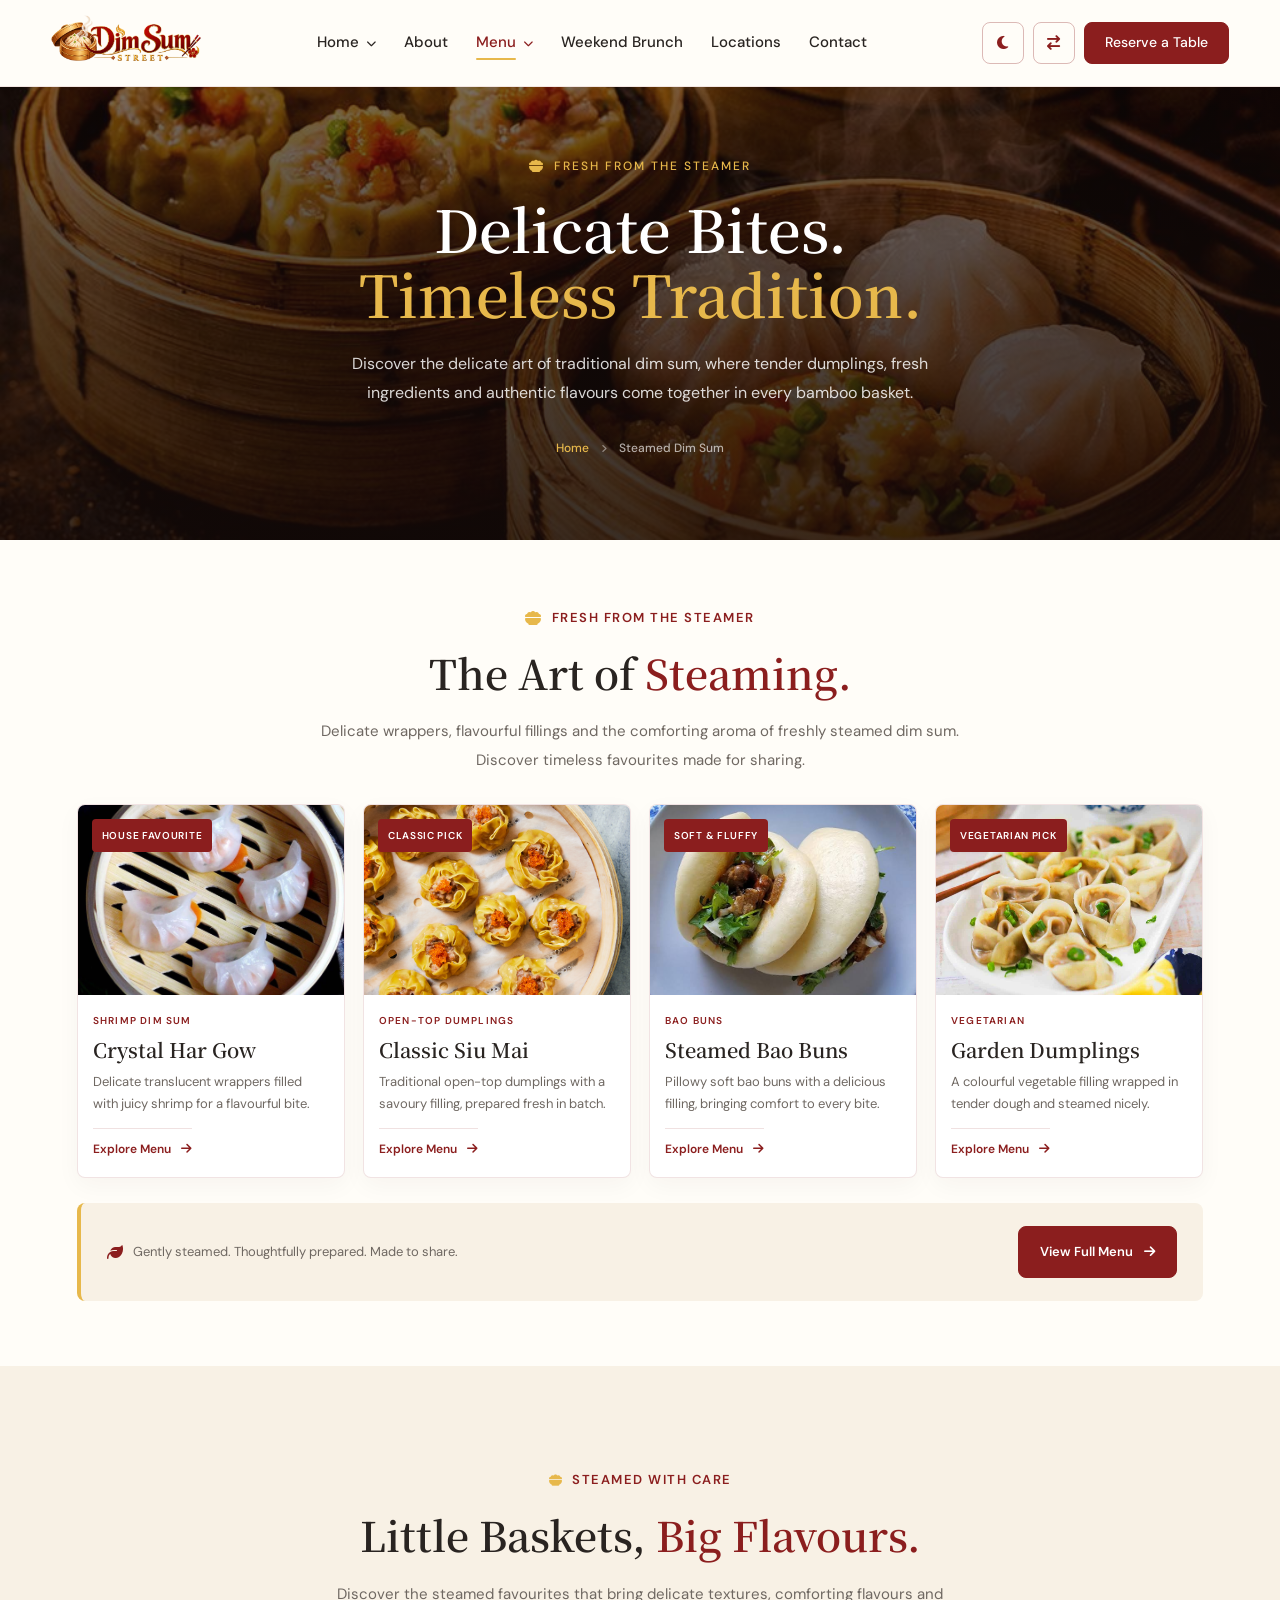
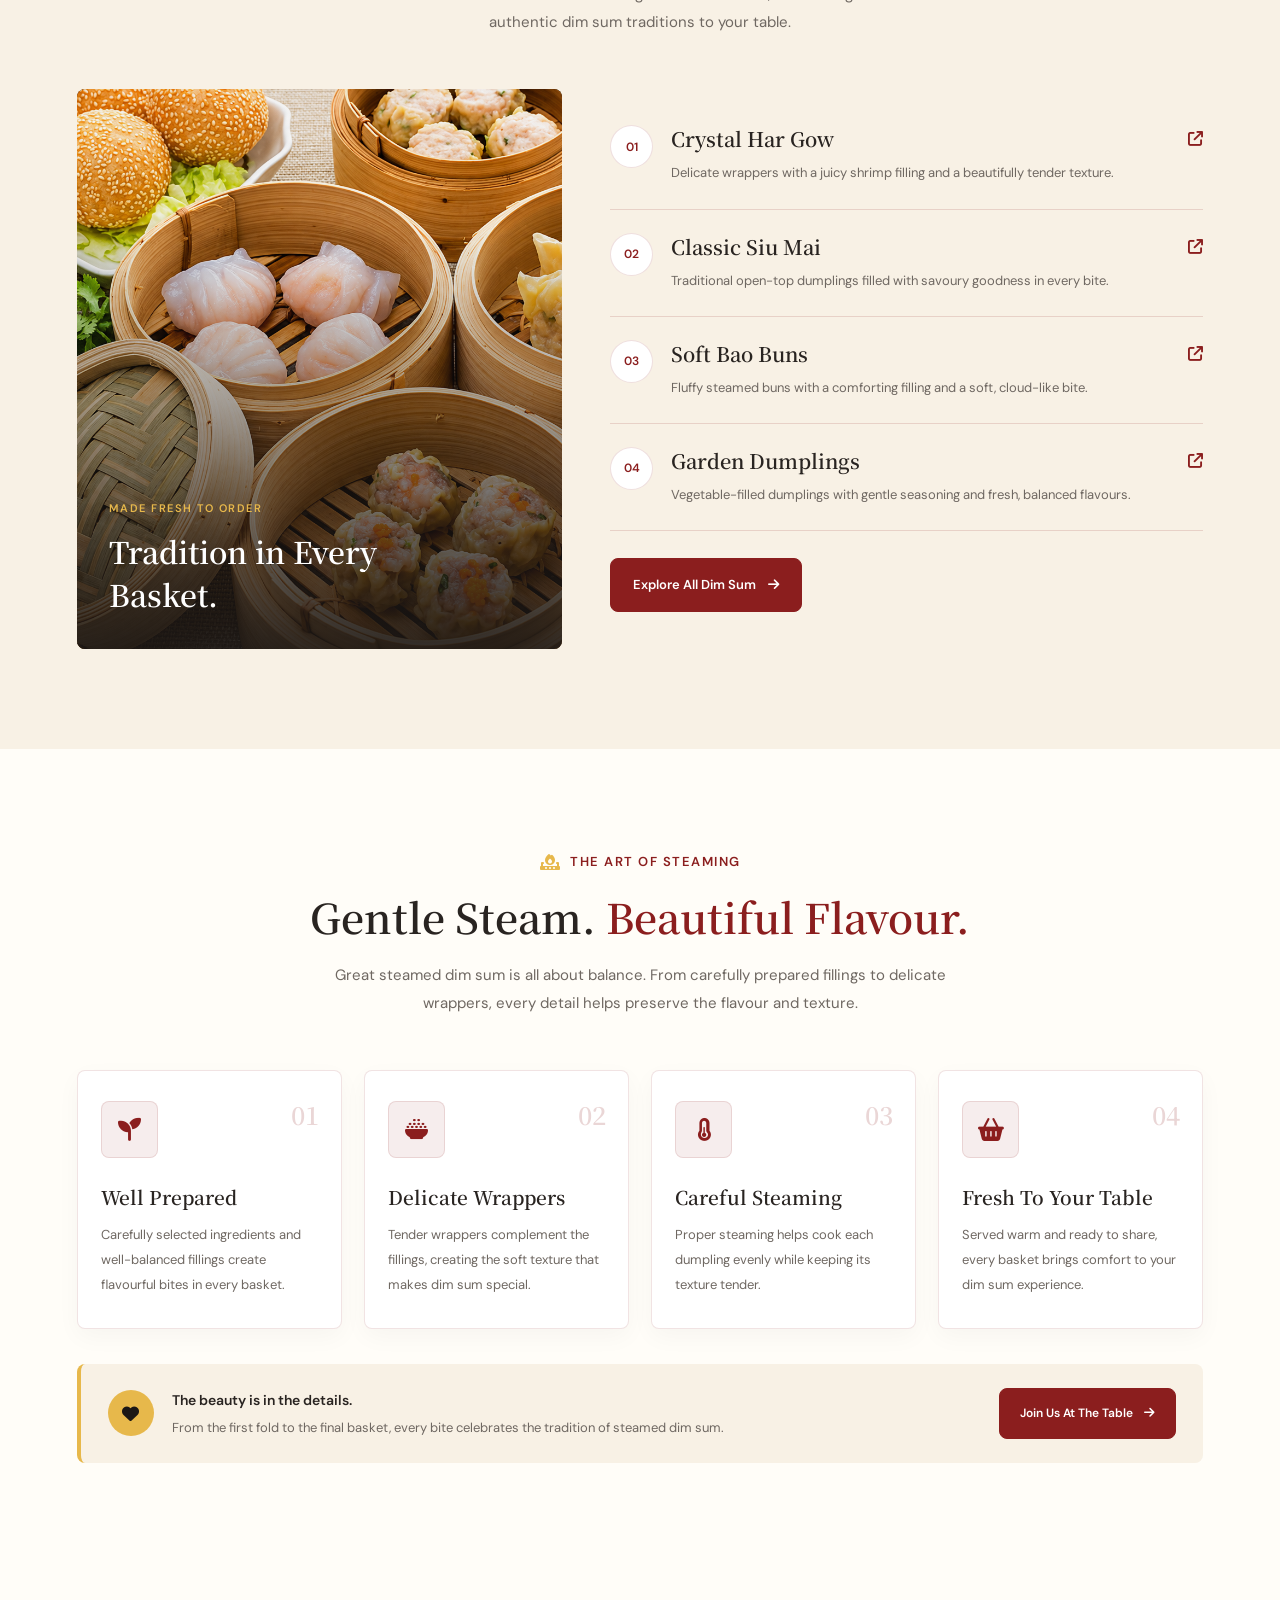
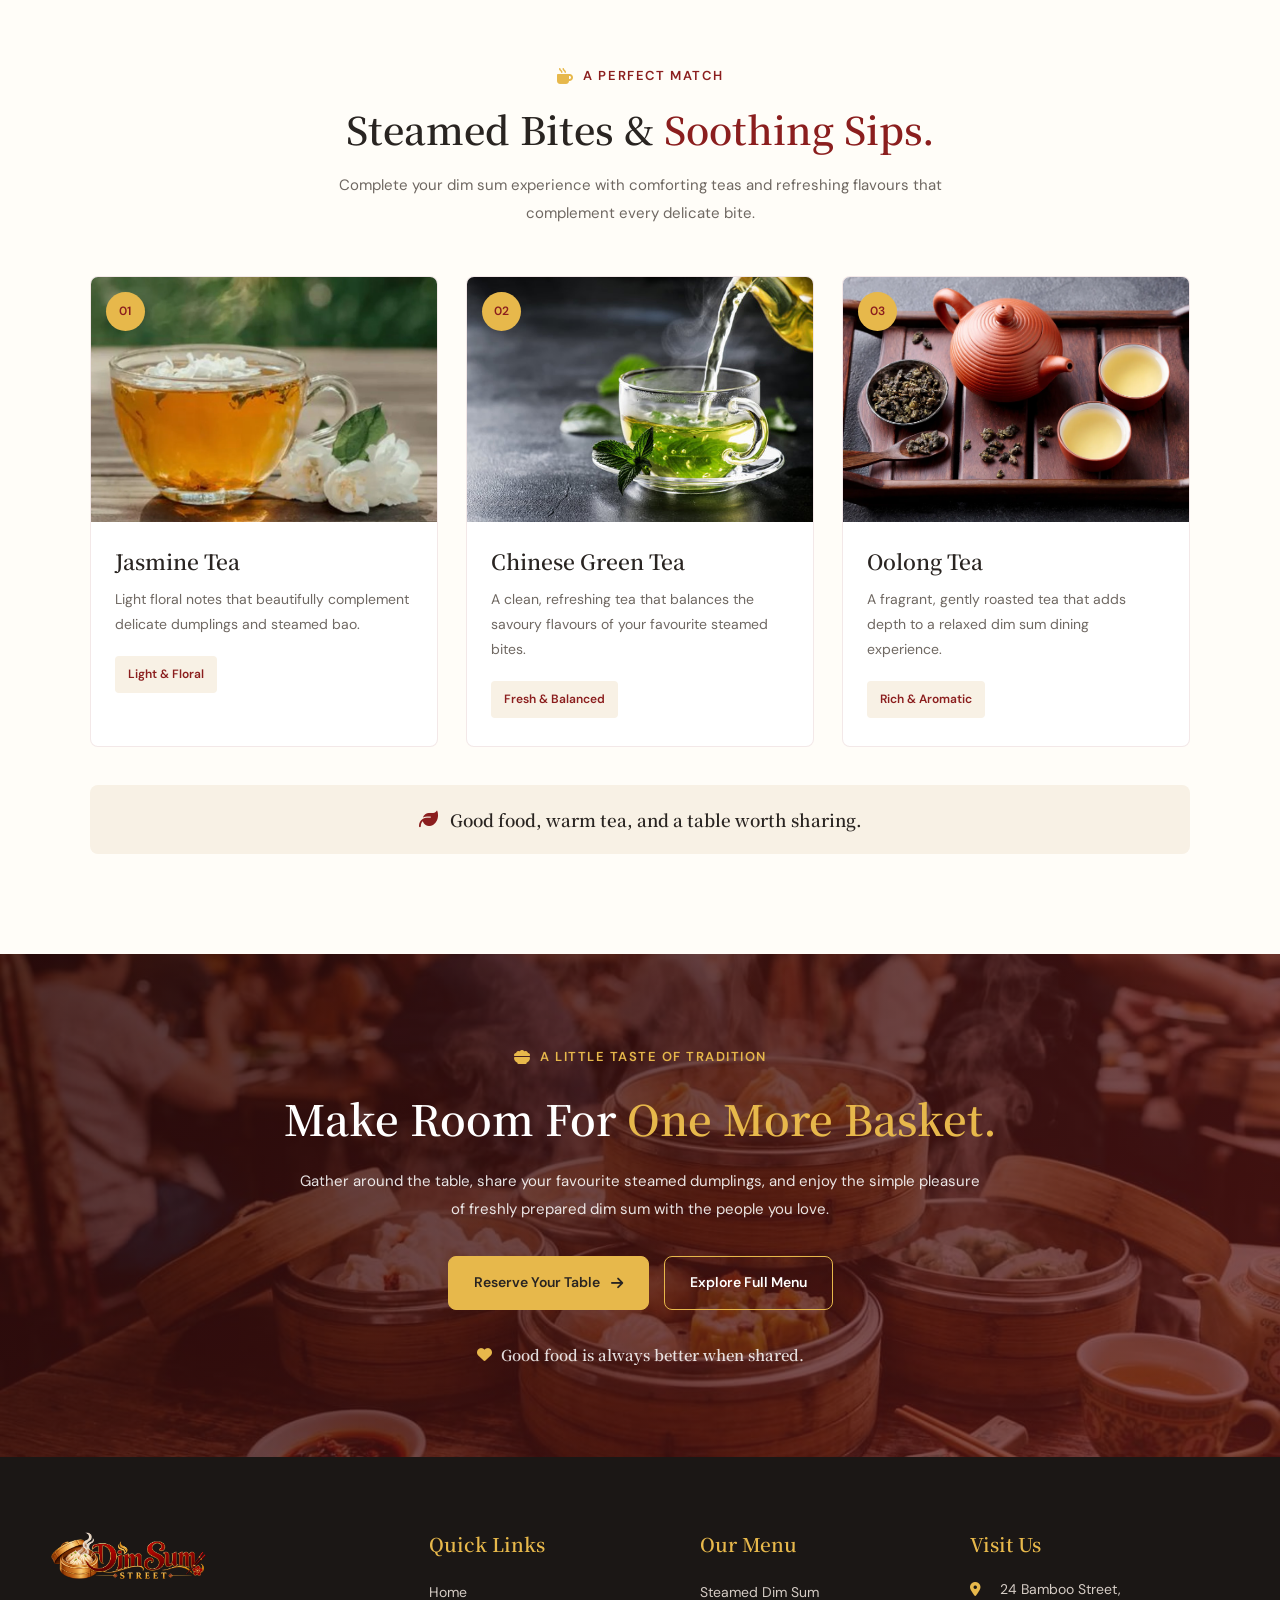
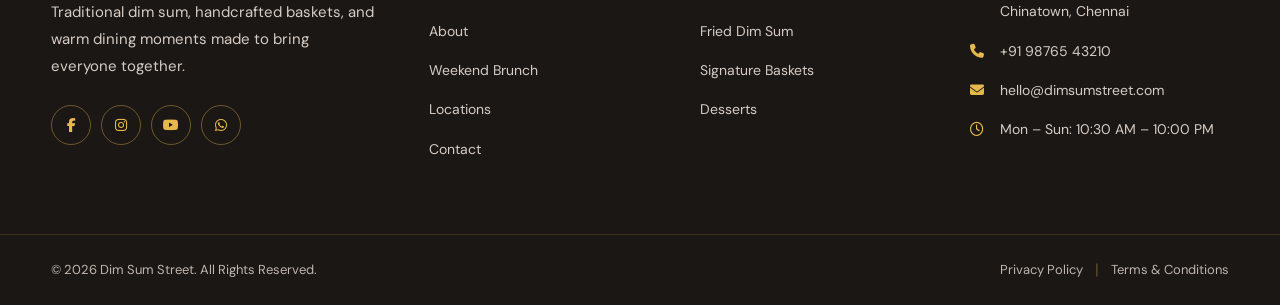
<file: steamed-dim-sum.html>
<!DOCTYPE html>
<html lang="en">

<head>
    <meta charset="UTF-8">
    <meta name="viewport" content="width=device-width, initial-scale=1.0">

    <title>Dim Sum Street</title>

    <!-- Favicon -->
    <link rel="icon" type="image/png" href="images/favicon.png">

    <!-- Google Fonts -->
    <link rel="preconnect" href="https://fonts.googleapis.com">
    <link rel="preconnect" href="https://fonts.gstatic.com" crossorigin>

    <link
        href="https://fonts.googleapis.com/css2?family=DM+Sans:wght@400;500&family=Noto+Serif+SC:wght@600&display=swap"
        rel="stylesheet">

    <!-- Font Awesome -->
    <link rel="stylesheet" href="https://cdnjs.cloudflare.com/ajax/libs/font-awesome/6.7.2/css/all.min.css">

    <!-- Main CSS -->
    <link rel="stylesheet" href="css/style.css">
</head>

<body>

    <!-- =========================
     HEADER
========================= -->
    <header class="site-header">
        <div class="header-container">

            <!-- Logo -->
            <a href="index.html" class="site-logo">
                <img src="images/logo.png" alt="Dim Sum Street">
            </a>

            <!-- Desktop Navigation -->
            <nav class="main-navigation">
                <ul class="nav-menu">

                    <!-- Home Dropdown -->
                    <li class="nav-item has-dropdown">
                        <a href="#" class="nav-link">
                            <span class="nav-text">Home</span>
                            <i class="fa-solid fa-chevron-down"></i>
                        </a>

                        <ul class="dropdown-menu">
                            <li>
                                <a href="index.html">Home 1</a>
                            </li>
                            <li>
                                <a href="home-2.html">Home 2</a>
                            </li>
                        </ul>
                    </li>

                    <!-- About -->
                    <li class="nav-item">
                        <a href="about.html" class="nav-link"><span class="nav-text">About</span></a>
                    </li>

                    <!-- Menu Dropdown -->
                    <li class="nav-item has-dropdown">
                        <a href="#" class="nav-link">
                            <span class="nav-text">Menu</span>
                            <i class="fa-solid fa-chevron-down"></i>
                        </a>

                        <ul class="dropdown-menu">
                            <li>
                                <a href="steamed-dim-sum.html">Steamed Dim Sum</a>
                            </li>
                            <li>
                                <a href="fried-dim-sum.html">Fried Dim Sum</a>
                            </li>
                            <li>
                                <a href="signature-baskets.html">Signature Baskets</a>
                            </li>
                            <li>
                                <a href="desserts.html">Desserts</a>
                            </li>
                        </ul>
                    </li>

                    <!-- Weekend Brunch -->
                    <li class="nav-item">
                        <a href="weekend-brunch.html" class="nav-link">
                            <span class="nav-text">Weekend Brunch</span>
                        </a>
                    </li>

                    <!-- Locations -->
                    <li class="nav-item">
                        <a href="locations.html" class="nav-link">
                            <span class="nav-text">Locations</span>
                        </a>
                    </li>

                    <!-- Contact -->
                    <li class="nav-item">
                        <a href="contact.html" class="nav-link">
                            <span class="nav-text">Contact</span>
                        </a>
                    </li>

                </ul>
            </nav>


            <!-- Desktop Header Actions -->
            <div class="header-actions">

                <!-- Dark Mode -->
                <button class="header-toggle theme-toggle" id="themeToggle" type="button" aria-label="Toggle dark mode">
                    <i class="fa-solid fa-moon"></i>
                </button>

                <!-- RTL -->
                <button class="header-toggle rtl-toggle" id="rtlToggle" type="button" aria-label="Toggle RTL mode">
                    <i class="fa-solid fa-arrow-right-arrow-left"></i>
                </button>


                <!-- Reserve Table -->
                <a href="booking.html" class="reserve-btn">
                    Reserve a Table
                </a>

            </div>


            <!-- Mobile Menu Toggle -->
            <button class="menu-toggle" id="menuToggle" type="button" aria-label="Open menu" aria-expanded="false">
                <span></span>
                <span></span>
                <span></span>
            </button>

        </div>


        <!-- Mobile Navigation -->
        <div class="mobile-menu" id="mobileMenu">

            <nav class="mobile-navigation">
                <ul class="mobile-nav-list">

                    <!-- Home -->
                    <li class="mobile-nav-item mobile-dropdown">
                        <button class="mobile-dropdown-btn" type="button">
                            <span>Home</span>
                            <i class="fa-solid fa-chevron-down"></i>
                        </button>

                        <ul class="mobile-dropdown-menu">
                            <li>
                                <a href="index.html">Home 1</a>
                            </li>
                            <li>
                                <a href="home-2.html">Home 2</a>
                            </li>
                        </ul>
                    </li>

                    <!-- About -->
                    <li class="mobile-nav-item">
                        <a href="about.html">About</a>
                    </li>

                    <!-- Menu -->
                    <li class="mobile-nav-item mobile-dropdown">
                        <button class="mobile-dropdown-btn" type="button">
                            <span>Menu</span>
                            <i class="fa-solid fa-chevron-down"></i>
                        </button>

                        <ul class="mobile-dropdown-menu">
                            <li>
                                <a href="steamed-dim-sum.html">
                                    Steamed Dim Sum
                                </a>
                            </li>

                            <li>
                                <a href="fried-dim-sum.html">
                                    Fried Dim Sum
                                </a>
                            </li>

                            <li>
                                <a href="signature-baskets.html">
                                    Signature Baskets
                                </a>
                            </li>

                            <li>
                                <a href="desserts.html">
                                    Desserts
                                </a>
                            </li>
                        </ul>
                    </li>

                    <!-- Weekend Brunch -->
                    <li class="mobile-nav-item">
                        <a href="weekend-brunch.html">
                            Weekend Brunch
                        </a>
                    </li>

                    <!-- Locations -->
                    <li class="mobile-nav-item">
                        <a href="locations.html">
                            Locations
                        </a>
                    </li>

                    <!-- Contact -->
                    <li class="mobile-nav-item">
                        <a href="contact.html">
                            Contact
                        </a>
                    </li>

                </ul>
            </nav>


            <!-- Mobile Actions -->
            <div class="mobile-actions">

                <div class="mobile-action-row">

                    <!-- Dark Mode -->
                    <button class="mobile-action-btn" id="mobileThemeToggle" type="button">
                        <span>
                            <i class="fa-solid fa-moon"></i>
                            Dark Mode
                        </span>

                        <i class="fa-solid fa-chevron-right"></i>
                    </button>

                    <!-- RTL -->
                    <button class="mobile-action-btn" id="mobileRtlToggle" type="button">
                        <span>
                            <i class="fa-solid fa-arrow-right-arrow-left"></i>
                            RTL Mode
                        </span>

                        <i class="fa-solid fa-chevron-right"></i>
                    </button>

                </div>

                <!-- Reserve -->
                <a href="booking.html" class="mobile-reserve-btn">
                    Reserve a Table
                </a>

            </div>

        </div>
    </header>

    <section class="page-hero about-page-hero" style="background-image: url('images/s-hero.jpg');">

        <div class="page-hero-overlay"></div>

        <div class="page-hero-container">

            <div class="page-hero-content">

                <span class="page-hero-label">
                    <i class="fa-solid fa-bowl-food"></i>
                    FRESH FROM THE STEAMER
                </span>

                <h1>
                    Delicate Bites.
                    <span>Timeless Tradition.</span>
                </h1>

                <p>
                    Discover the delicate art of traditional dim sum, where tender dumplings, fresh ingredients and
                    authentic flavours come together in every bamboo basket.
                </p>

                <div class="page-hero-breadcrumb">
                    <a href="index.html">Home</a>
                    <i class="fa-solid fa-angle-right"></i>
                    <span>Steamed Dim Sum</span>
                </div>

            </div>

        </div>

    </section>

    <!-- SECTION 2: STEAMED DIM SUM COLLECTION -->
    <section class="dim-collection-section" id="steamed-collection">
        <div class="dim-collection-container">

            <div class="dim-collection-heading">
                <span class="dim-collection-eyebrow">
                    <i class="fa-solid fa-bowl-food"></i>
                    FRESH FROM THE STEAMER
                </span>

                <h2>The Art of <span>Steaming.</span></h2>

                <p>
                    Delicate wrappers, flavourful fillings and the comforting
                    aroma of freshly steamed dim sum. Discover timeless
                    favourites made for sharing.
                </p>
            </div>

            <div class="dim-collection-grid">

                <article class="dim-collection-card">
                    <div class="dim-collection-image">
                        <img src="images/steamed-har-gow.jpg" alt="Traditional steamed shrimp har gow dumplings">
                        <span class="dim-collection-tag">HOUSE FAVOURITE</span>
                    </div>
                    <div class="dim-collection-content">
                        <span class="dim-collection-category">SHRIMP DIM SUM</span>
                        <h3>Crystal Har Gow</h3>
                        <p>
                            Delicate translucent wrappers filled with juicy
                            shrimp for a flavourful bite.
                        </p>
                        <a href="steamed-dim-sum.html" class="dim-collection-link">
                            Explore Menu
                            <i class="fa-solid fa-arrow-right"></i>
                        </a>
                    </div>
                </article>

                <article class="dim-collection-card">
                    <div class="dim-collection-image">
                        <img src="images/steamed-siu-mai.jpg" alt="Freshly steamed siu mai dumplings">
                        <span class="dim-collection-tag">CLASSIC PICK</span>
                    </div>
                    <div class="dim-collection-content">
                        <span class="dim-collection-category">OPEN-TOP DUMPLINGS</span>
                        <h3>Classic Siu Mai</h3>
                        <p>
                            Traditional open-top dumplings with a savoury
                            filling, prepared fresh in batch.
                        </p>
                        <a href="steamed-dim-sum.html" class="dim-collection-link">
                            Explore Menu
                            <i class="fa-solid fa-arrow-right"></i>
                        </a>
                    </div>
                </article>

                <article class="dim-collection-card">
                    <div class="dim-collection-image">
                        <img src="images/steamed-bao.jpg" alt="Soft steamed Chinese bao buns">
                        <span class="dim-collection-tag">SOFT & FLUFFY</span>
                    </div>
                    <div class="dim-collection-content">
                        <span class="dim-collection-category">BAO BUNS</span>
                        <h3>Steamed Bao Buns</h3>
                        <p>
                            Pillowy soft bao buns with a delicious filling,
                            bringing comfort to every bite.
                        </p>
                        <a href="steamed-dim-sum.html" class="dim-collection-link">
                            Explore Menu
                            <i class="fa-solid fa-arrow-right"></i>
                        </a>
                    </div>
                </article>

                <article class="dim-collection-card">
                    <div class="dim-collection-image">
                        <img src="images/steamed-vegetable-dumplings.jpg" alt="Steamed vegetable dumplings">
                        <span class="dim-collection-tag">VEGETARIAN PICK</span>
                    </div>
                    <div class="dim-collection-content">
                        <span class="dim-collection-category">VEGETARIAN</span>
                        <h3>Garden Dumplings</h3>
                        <p>
                            A colourful vegetable filling wrapped in tender
                            dough and steamed nicely.
                        </p>
                        <a href="steamed-dim-sum.html" class="dim-collection-link">
                            Explore Menu
                            <i class="fa-solid fa-arrow-right"></i>
                        </a>
                    </div>
                </article>

            </div>

            <div class="dim-collection-bottom">
                <p>
                    <i class="fa-solid fa-leaf"></i>
                    Gently steamed. Thoughtfully prepared. Made to share.
                </p>

                <a href="steamed-dim-sum.html" class="dim-collection-button">
                    View Full Menu
                    <i class="fa-solid fa-arrow-right"></i>
                </a>
            </div>

        </div>
    </section>

    <!-- SECTION 3: STEAMED SIGNATURE FAVOURITES -->
    <section class="dim-signature-section" id="steamed-signatures">
        <div class="dim-signature-container">

            <div class="dim-signature-heading">
                <span class="dim-signature-eyebrow">
                    <i class="fa-solid fa-bowl-food"></i>
                    STEAMED WITH CARE
                </span>

                <h2>Little Baskets, <span>Big Flavours.</span></h2>

                <p>
                    Discover the steamed favourites that bring delicate
                    textures, comforting flavours and authentic dim sum
                    traditions to your table.
                </p>
            </div>

            <div class="dim-signature-layout">

                <div class="dim-signature-featured-image">
                    <img src="images/steamed-signature-basket.jpg"
                        alt="Assorted steamed dim sum in traditional bamboo baskets">

                    <div class="dim-signature-image-overlay">
                        <span>MADE FRESH TO ORDER</span>
                        <h3>Tradition in Every Basket.</h3>
                    </div>
                </div>

                <div class="dim-signature-dishes">

                    <article class="dim-signature-dish">
                        <div class="dim-signature-dish-number">01</div>
                        <div class="dim-signature-dish-content">
                            <h3>Crystal Har Gow</h3>
                            <p>
                                Delicate wrappers with a juicy shrimp filling
                                and a beautifully tender texture.
                            </p>
                        </div>
                        <i class="fa-solid fa-arrow-up-right-from-square"></i>
                    </article>

                    <article class="dim-signature-dish">
                        <div class="dim-signature-dish-number">02</div>
                        <div class="dim-signature-dish-content">
                            <h3>Classic Siu Mai</h3>
                            <p>
                                Traditional open-top dumplings filled with
                                savoury goodness in every bite.
                            </p>
                        </div>
                        <i class="fa-solid fa-arrow-up-right-from-square"></i>
                    </article>

                    <article class="dim-signature-dish">
                        <div class="dim-signature-dish-number">03</div>
                        <div class="dim-signature-dish-content">
                            <h3>Soft Bao Buns</h3>
                            <p>
                                Fluffy steamed buns with a comforting filling
                                and a soft, cloud-like bite.
                            </p>
                        </div>
                        <i class="fa-solid fa-arrow-up-right-from-square"></i>
                    </article>

                    <article class="dim-signature-dish">
                        <div class="dim-signature-dish-number">04</div>
                        <div class="dim-signature-dish-content">
                            <h3>Garden Dumplings</h3>
                            <p>
                                Vegetable-filled dumplings with gentle
                                seasoning and fresh, balanced flavours.
                            </p>
                        </div>
                        <i class="fa-solid fa-arrow-up-right-from-square"></i>
                    </article>

                    <a href="steamed-dim-sum.html" class="dim-signature-menu-link">
                        Explore All Dim Sum
                        <i class="fa-solid fa-arrow-right"></i>
                    </a>

                </div>
            </div>

        </div>
    </section>

    <!-- SECTION 4: THE ART OF STEAMING -->
    <section class="dim-craft-section" id="steamed-craft">
        <div class="dim-craft-container">

            <div class="dim-craft-heading">
                <span class="dim-craft-eyebrow">
                    <i class="fa-solid fa-fire-burner"></i>
                    THE ART OF STEAMING
                </span>

                <h2>Gentle Steam. <span>Beautiful Flavour.</span></h2>

                <p>
                    Great steamed dim sum is all about balance.
                    From carefully prepared fillings to delicate wrappers,
                    every detail helps preserve the flavour and texture.
                </p>
            </div>

            <div class="dim-craft-grid">

                <article class="dim-craft-card">
                    <div class="dim-craft-number">01</div>
                    <div class="dim-craft-icon">
                        <i class="fa-solid fa-seedling"></i>
                    </div>
                    <h3>Well Prepared</h3>
                    <p>
                        Carefully selected ingredients and well-balanced
                        fillings create flavourful bites in every basket.
                    </p>
                </article>

                <article class="dim-craft-card">
                    <div class="dim-craft-number">02</div>
                    <div class="dim-craft-icon">
                        <i class="fa-solid fa-bowl-rice"></i>
                    </div>
                    <h3>Delicate Wrappers</h3>
                    <p>
                        Tender wrappers complement the fillings, creating
                        the soft texture that makes dim sum special.
                    </p>
                </article>

                <article class="dim-craft-card">
                    <div class="dim-craft-number">03</div>
                    <div class="dim-craft-icon">
                        <i class="fa-solid fa-temperature-half"></i>
                    </div>
                    <h3>Careful Steaming</h3>
                    <p>
                        Proper steaming helps cook each dumpling evenly
                        while keeping its texture tender.
                    </p>
                </article>

                <article class="dim-craft-card">
                    <div class="dim-craft-number">04</div>
                    <div class="dim-craft-icon">
                        <i class="fa-solid fa-basket-shopping"></i>
                    </div>
                    <h3>Fresh To Your Table</h3>
                    <p>
                        Served warm and ready to share, every basket
                        brings comfort to your dim sum experience.
                    </p>
                </article>

            </div>

            <div class="dim-craft-bottom">
                <div class="dim-craft-bottom-icon">
                    <i class="fa-solid fa-heart"></i>
                </div>

                <p>
                    <strong>The beauty is in the details.</strong>
                    From the first fold to the final basket, every bite
                    celebrates the tradition of steamed dim sum.
                </p>

                <a href="booking.html" class="dim-craft-button">
                    Join Us At The Table
                    <i class="fa-solid fa-arrow-right"></i>
                </a>
            </div>

        </div>
    </section>

    <!-- SECTION 5: PERFECT PAIRINGS -->
    <section class="dim-pairing-section steamed-pairing-section">
        <div class="dim-pairing-container">

            <div class="dim-pairing-heading">
                <span class="dim-pairing-label">
                    <i class="fa-solid fa-mug-hot"></i>
                    A PERFECT MATCH
                </span>
                <h2>Steamed Bites & <span>Soothing Sips.</span></h2>
                <p>
                    Complete your dim sum experience with comforting teas
                    and refreshing flavours that complement every delicate bite.
                </p>
            </div>

            <div class="dim-pairing-grid">

                <article class="dim-pairing-card">
                    <div class="dim-pairing-image">
                        <img src="images/jasmine-tea.jpg" alt="Traditional jasmine tea">
                        <span class="dim-pairing-number">01</span>
                    </div>
                    <div class="dim-pairing-content">
                        <h3>Jasmine Tea</h3>
                        <p>
                            Light floral notes that beautifully complement
                            delicate dumplings and steamed bao.
                        </p>
                        <span class="dim-pairing-tag">Light & Floral</span>
                    </div>
                </article>

                <article class="dim-pairing-card">
                    <div class="dim-pairing-image">
                        <img src="images/chinese-green-tea.jpg" alt="Chinese green tea">
                        <span class="dim-pairing-number">02</span>
                    </div>
                    <div class="dim-pairing-content">
                        <h3>Chinese Green Tea</h3>
                        <p>
                            A clean, refreshing tea that balances the savoury
                            flavours of your favourite steamed bites.
                        </p>
                        <span class="dim-pairing-tag">Fresh & Balanced</span>
                    </div>
                </article>

                <article class="dim-pairing-card">
                    <div class="dim-pairing-image">
                        <img src="images/oolong-tea.jpg" alt="Traditional oolong tea">
                        <span class="dim-pairing-number">03</span>
                    </div>
                    <div class="dim-pairing-content">
                        <h3>Oolong Tea</h3>
                        <p>
                            A fragrant, gently roasted tea that adds depth
                            to a relaxed dim sum dining experience.
                        </p>
                        <span class="dim-pairing-tag">Rich & Aromatic</span>
                    </div>
                </article>

            </div>

            <div class="dim-pairing-note">
                <i class="fa-solid fa-leaf"></i>
                <p>Good food, warm tea, and a table worth sharing.</p>
            </div>

        </div>
    </section>


    <!-- SECTION 6: STEAMED DIM SUM CTA -->
    <section class="dim-final-cta steamed-final-cta" style="background-image: url('images/s-cta.jpg');">
        <div class="dim-final-cta-overlay"></div>

        <div class="dim-final-cta-container">
            <span class="dim-final-cta-label">
                <i class="fa-solid fa-bowl-food"></i>
                A LITTLE TASTE OF TRADITION
            </span>

            <h2>Make Room For <span>One More Basket.</span></h2>

            <p>
                Gather around the table, share your favourite steamed
                dumplings, and enjoy the simple pleasure of freshly
                prepared dim sum with the people you love.
            </p>

            <div class="dim-final-cta-actions">
                <a href="booking.html" class="dim-final-cta-primary">
                    Reserve Your Table
                    <i class="fa-solid fa-arrow-right"></i>
                </a>

                <a href="steamed-dim-sum.html" class="dim-final-cta-secondary">
                    Explore Full Menu
                </a>
            </div>

            <div class="dim-final-cta-note">
                <i class="fa-solid fa-heart"></i>
                Good food is always better when shared.
            </div>
        </div>
    </section>


    <!-- =========================
     FOOTER
========================= -->
    <footer class="site-footer">

        <div class="footer-main">
            <div class="footer-container">

                <!-- Brand -->
                <div class="footer-brand">

                    <a href="index.html" class="footer-logo">
                        <img src="images/logo.png" alt="Dim Sum Street">
                    </a>

                    <p class="footer-description">
                        Traditional dim sum, handcrafted baskets, and
                        warm dining moments made to bring everyone together.
                    </p>

                    <!-- Social Links -->
                    <div class="footer-socials">

                        <a href="#" aria-label="Facebook">
                            <i class="fa-brands fa-facebook-f"></i>
                        </a>

                        <a href="#" aria-label="Instagram">
                            <i class="fa-brands fa-instagram"></i>
                        </a>

                        <a href="#" aria-label="Youtube">
                            <i class="fa-brands fa-youtube"></i>
                        </a>

                        <a href="#" aria-label="WhatsApp">
                            <i class="fa-brands fa-whatsapp"></i>
                        </a>

                    </div>

                </div>


                <!-- Quick Links -->
                <div class="footer-column">

                    <h3>Quick Links</h3>

                    <ul>
                        <li>
                            <a href="index.html">Home</a>
                        </li>

                        <li>
                            <a href="about.html">About</a>
                        </li>

                        <li>
                            <a href="weekend-brunch.html">
                                Weekend Brunch
                            </a>
                        </li>

                        <li>
                            <a href="locations.html">Locations</a>
                        </li>

                        <li>
                            <a href="contact.html">Contact</a>
                        </li>
                    </ul>

                </div>


                <!-- Our Menu -->
                <div class="footer-column">

                    <h3>Our Menu</h3>

                    <ul>
                        <li>
                            <a href="steamed-dim-sum.html">
                                Steamed Dim Sum
                            </a>
                        </li>

                        <li>
                            <a href="fried-dim-sum.html">
                                Fried Dim Sum
                            </a>
                        </li>

                        <li>
                            <a href="signature-baskets.html">
                                Signature Baskets
                            </a>
                        </li>

                        <li>
                            <a href="desserts.html">
                                Desserts
                            </a>
                        </li>
                    </ul>

                </div>


                <!-- Contact -->
                <div class="footer-column footer-contact">

                    <h3>Visit Us</h3>

                    <div class="footer-contact-item">

                        <i class="fa-solid fa-location-dot"></i>

                        <p>
                            24 Bamboo Street,<br>
                            Chinatown, Chennai
                        </p>

                    </div>

                    <div class="footer-contact-item">

                        <i class="fa-solid fa-phone"></i>

                        <a href="tel:+919876543210">
                            +91 98765 43210
                        </a>

                    </div>

                    <div class="footer-contact-item">

                        <i class="fa-solid fa-envelope"></i>

                        <a href="mailto:hello@dimsumstreet.com">
                            hello@dimsumstreet.com
                        </a>

                    </div>

                    <div class="footer-contact-item">

                        <i class="fa-regular fa-clock"></i>

                        <p>
                            Mon – Sun: 10:30 AM – 10:00 PM
                        </p>

                    </div>

                </div>

            </div>
        </div>


        <!-- Footer Bottom -->
        <div class="footer-bottom">

            <div class="footer-bottom-container">

                <p>
                    © 2026 Dim Sum Street. All Rights Reserved.
                </p>

                <div class="footer-bottom-links">

                    <a href="#">Privacy Policy</a>

                    <span>|</span>

                    <a href="#">Terms & Conditions</a>

                </div>

            </div>

        </div>

    </footer>


    <script src="js/main.js"></script>

</body>

</html>
</file>
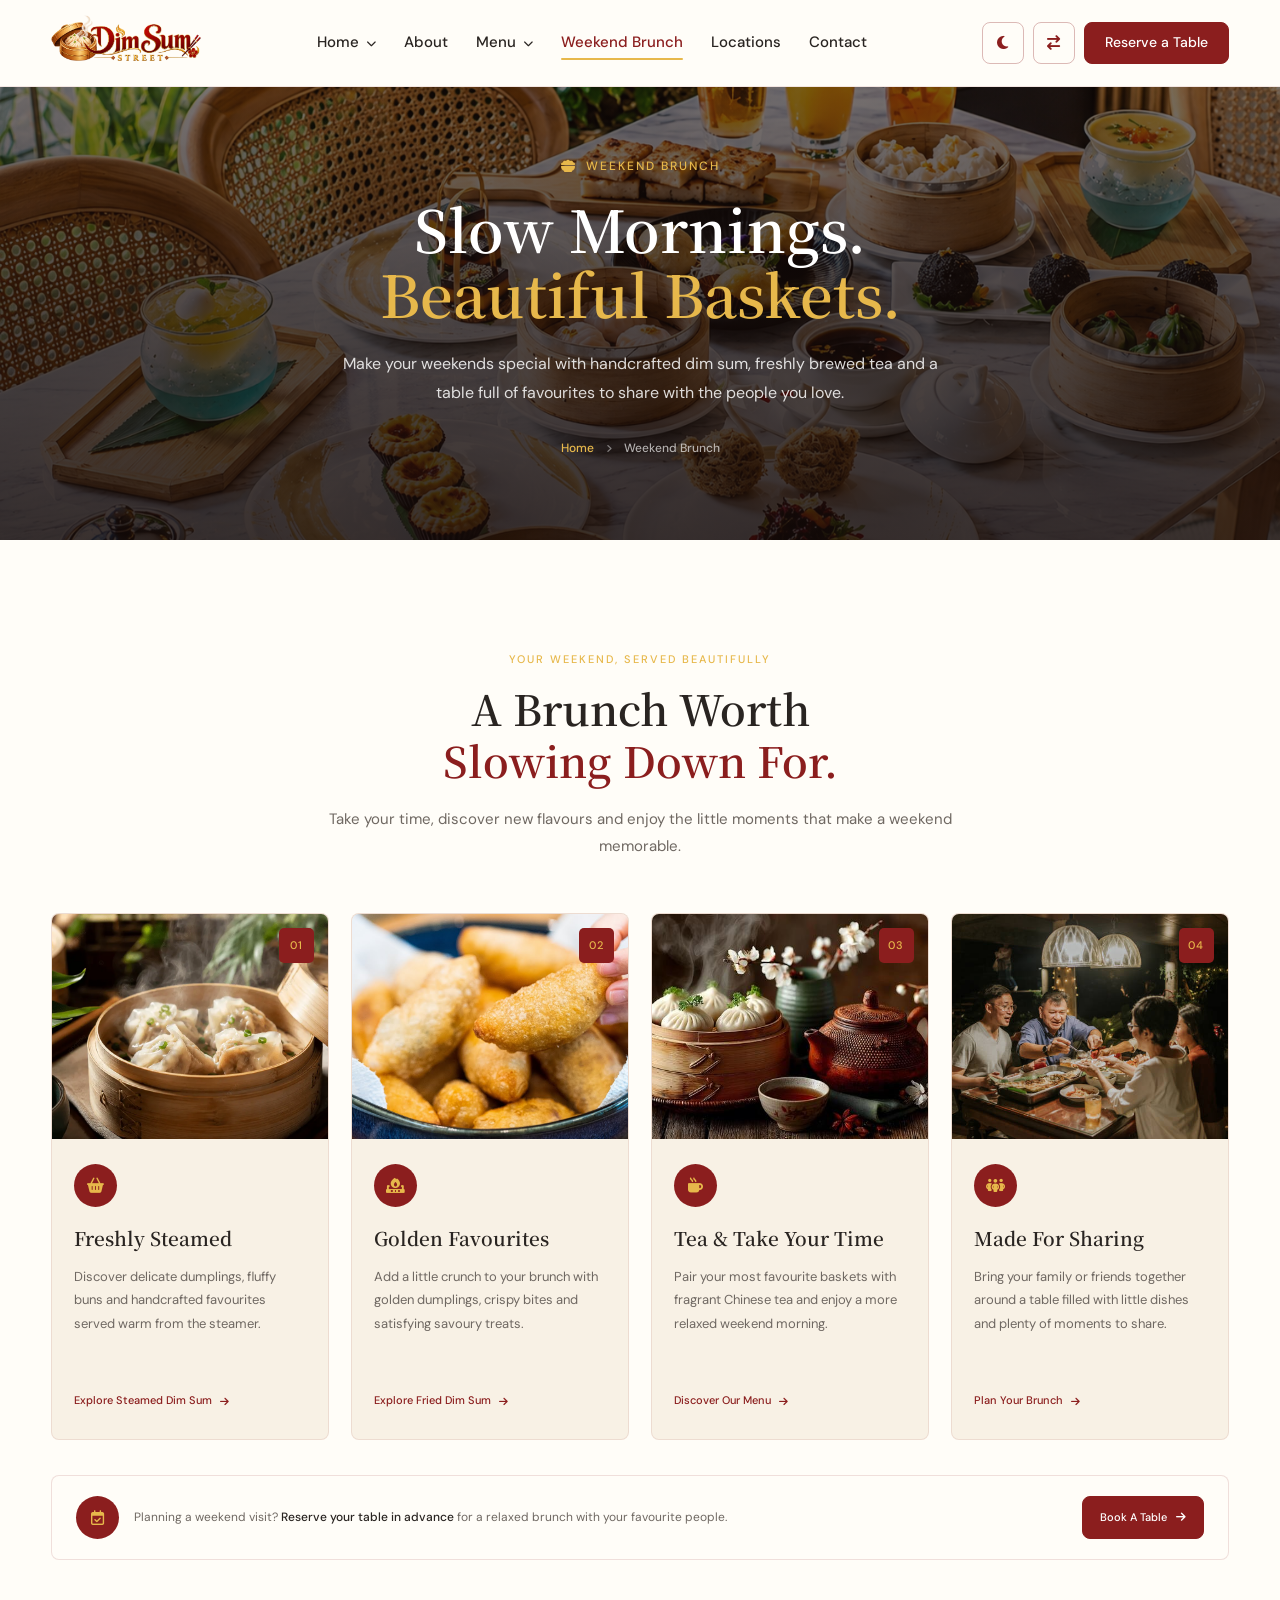
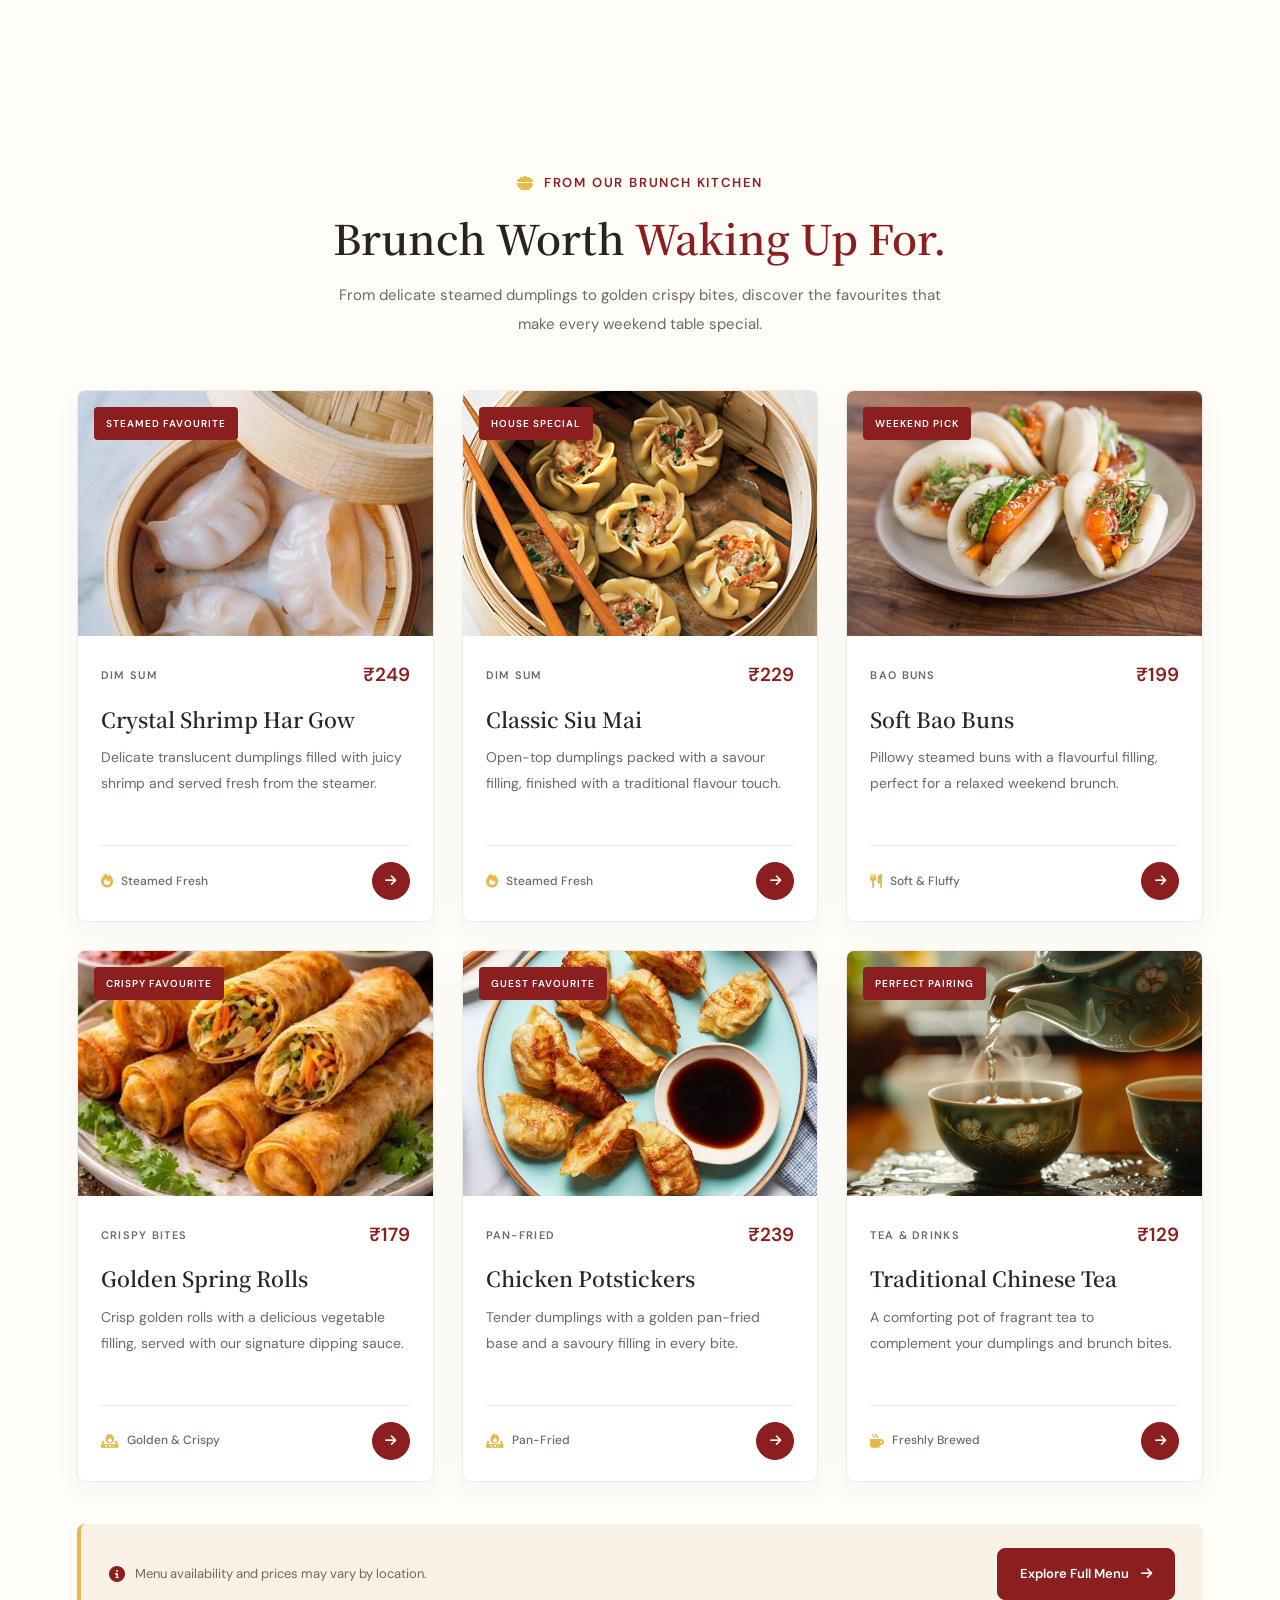
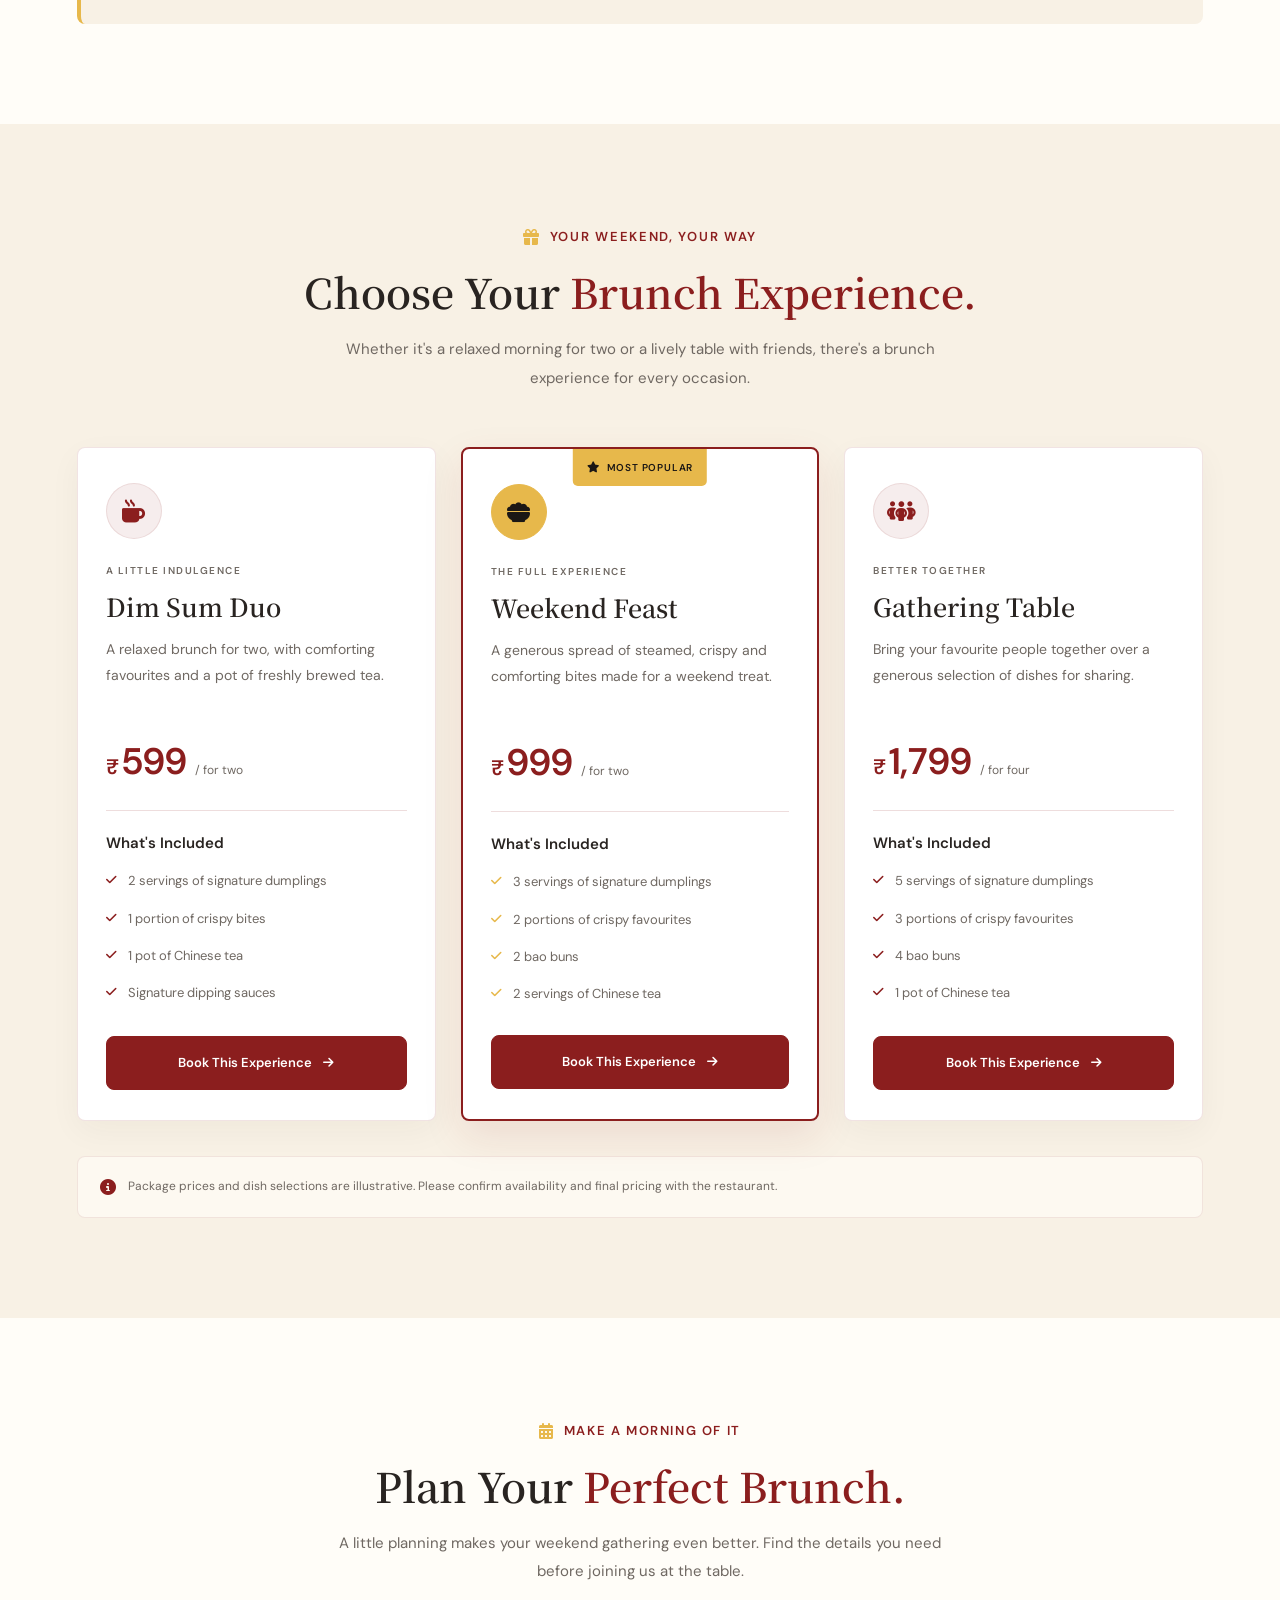
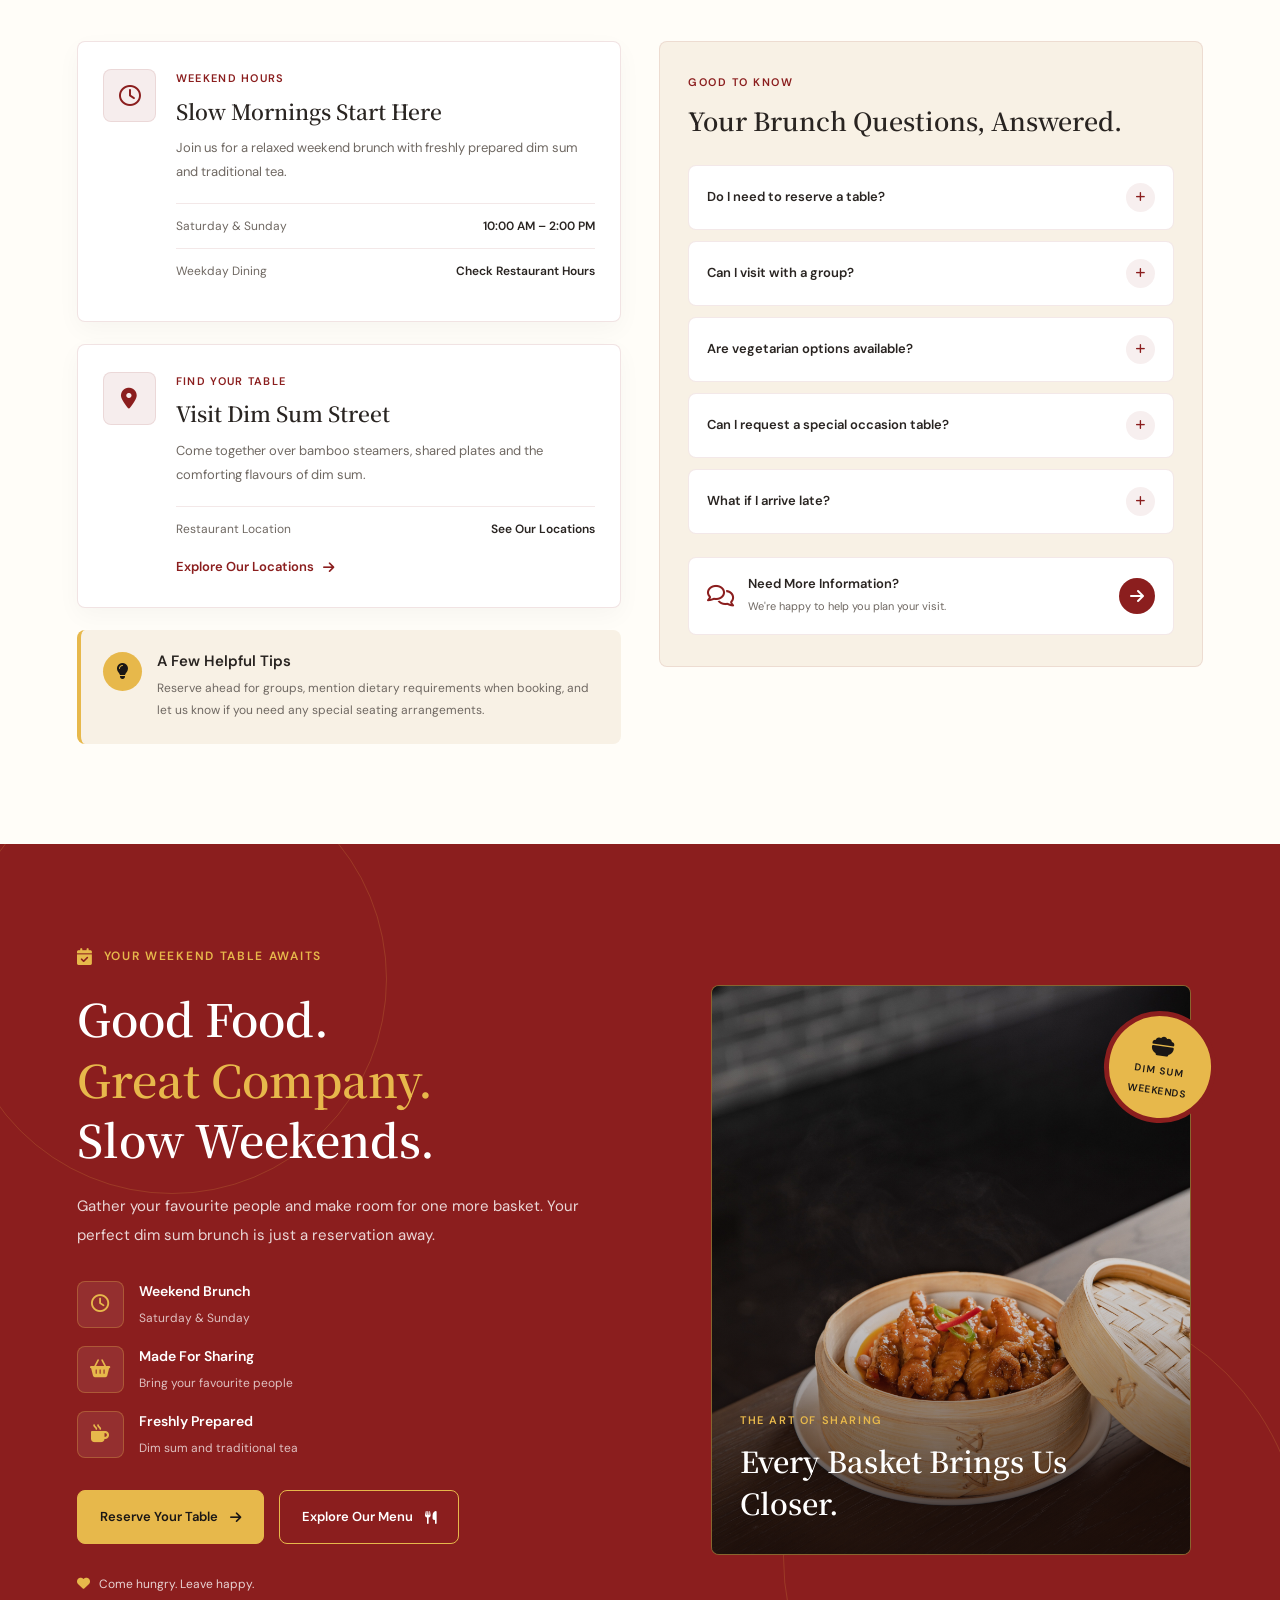
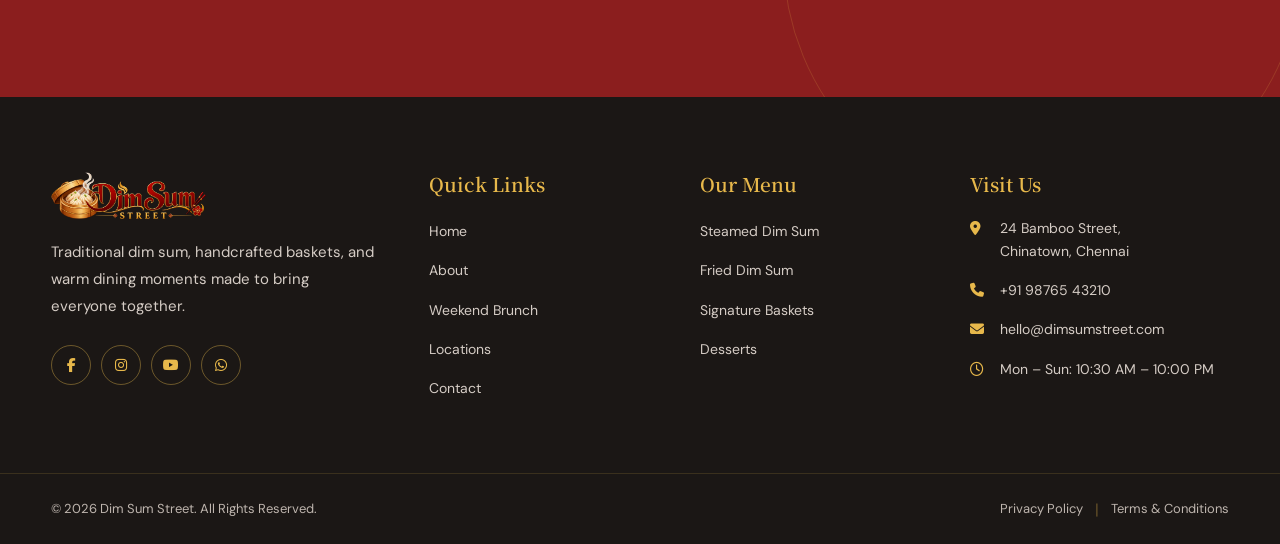
<file: weekend-brunch.html>
<!DOCTYPE html>
<html lang="en">

<head>
    <meta charset="UTF-8">
    <meta name="viewport" content="width=device-width, initial-scale=1.0">

    <title>Dim Sum Street</title>

    <!-- Favicon -->
    <link rel="icon" type="image/png" href="images/favicon.png">

    <!-- Google Fonts -->
    <link rel="preconnect" href="https://fonts.googleapis.com">
    <link rel="preconnect" href="https://fonts.gstatic.com" crossorigin>

    <link
        href="https://fonts.googleapis.com/css2?family=DM+Sans:wght@400;500&family=Noto+Serif+SC:wght@600&display=swap"
        rel="stylesheet">

    <!-- Font Awesome -->
    <link rel="stylesheet" href="https://cdnjs.cloudflare.com/ajax/libs/font-awesome/6.7.2/css/all.min.css">

    <!-- Main CSS -->
    <link rel="stylesheet" href="css/style.css">
</head>

<body>

    <!-- =========================
     HEADER
========================= -->
    <header class="site-header">
        <div class="header-container">

            <!-- Logo -->
            <a href="index.html" class="site-logo">
                <img src="images/logo.png" alt="Dim Sum Street">
            </a>

            <!-- Desktop Navigation -->
            <nav class="main-navigation">
                <ul class="nav-menu">

                    <!-- Home Dropdown -->
                    <li class="nav-item has-dropdown">
                        <a href="#" class="nav-link">
                            <span class="nav-text">Home</span>
                            <i class="fa-solid fa-chevron-down"></i>
                        </a>

                        <ul class="dropdown-menu">
                            <li>
                                <a href="index.html">Home 1</a>
                            </li>
                            <li>
                                <a href="home-2.html">Home 2</a>
                            </li>
                        </ul>
                    </li>

                    <!-- About -->
                    <li class="nav-item">
                        <a href="about.html" class="nav-link"><span class="nav-text">About</span></a>
                    </li>

                    <!-- Menu Dropdown -->
                    <li class="nav-item has-dropdown">
                        <a href="#" class="nav-link">
                            <span class="nav-text">Menu</span>
                            <i class="fa-solid fa-chevron-down"></i>
                        </a>

                        <ul class="dropdown-menu">
                            <li>
                                <a href="steamed-dim-sum.html">Steamed Dim Sum</a>
                            </li>
                            <li>
                                <a href="fried-dim-sum.html">Fried Dim Sum</a>
                            </li>
                            <li>
                                <a href="signature-baskets.html">Signature Baskets</a>
                            </li>
                            <li>
                                <a href="desserts.html">Desserts</a>
                            </li>
                        </ul>
                    </li>

                    <!-- Weekend Brunch -->
                    <li class="nav-item">
                        <a href="weekend-brunch.html" class="nav-link">
                            <span class="nav-text">Weekend Brunch</span>
                        </a>
                    </li>

                    <!-- Locations -->
                    <li class="nav-item">
                        <a href="locations.html" class="nav-link">
                            <span class="nav-text">Locations</span>
                        </a>
                    </li>

                    <!-- Contact -->
                    <li class="nav-item">
                        <a href="contact.html" class="nav-link">
                            <span class="nav-text">Contact</span>
                        </a>
                    </li>

                </ul>
            </nav>


            <!-- Desktop Header Actions -->
            <div class="header-actions">

                <!-- Dark Mode -->
                <button class="header-toggle theme-toggle" id="themeToggle" type="button" aria-label="Toggle dark mode">
                    <i class="fa-solid fa-moon"></i>
                </button>

                <!-- RTL -->
                <button class="header-toggle rtl-toggle" id="rtlToggle" type="button" aria-label="Toggle RTL mode">
                    <i class="fa-solid fa-arrow-right-arrow-left"></i>
                </button>

                <!-- Reserve Table -->
                <a href="booking.html" class="reserve-btn">
                    Reserve a Table
                </a>

            </div>


            <!-- Mobile Menu Toggle -->
            <button class="menu-toggle" id="menuToggle" type="button" aria-label="Open menu" aria-expanded="false">
                <span></span>
                <span></span>
                <span></span>
            </button>

        </div>


        <!-- Mobile Navigation -->
        <div class="mobile-menu" id="mobileMenu">

            <nav class="mobile-navigation">
                <ul class="mobile-nav-list">

                    <!-- Home -->
                    <li class="mobile-nav-item mobile-dropdown">
                        <button class="mobile-dropdown-btn" type="button">
                            <span>Home</span>
                            <i class="fa-solid fa-chevron-down"></i>
                        </button>

                        <ul class="mobile-dropdown-menu">
                            <li>
                                <a href="index.html">Home 1</a>
                            </li>
                            <li>
                                <a href="home-2.html">Home 2</a>
                            </li>
                        </ul>
                    </li>

                    <!-- About -->
                    <li class="mobile-nav-item">
                        <a href="about.html">About</a>
                    </li>

                    <!-- Menu -->
                    <li class="mobile-nav-item mobile-dropdown">
                        <button class="mobile-dropdown-btn" type="button">
                            <span>Menu</span>
                            <i class="fa-solid fa-chevron-down"></i>
                        </button>

                        <ul class="mobile-dropdown-menu">
                            <li>
                                <a href="steamed-dim-sum.html">
                                    Steamed Dim Sum
                                </a>
                            </li>

                            <li>
                                <a href="fried-dim-sum.html">
                                    Fried Dim Sum
                                </a>
                            </li>

                            <li>
                                <a href="signature-baskets.html">
                                    Signature Baskets
                                </a>
                            </li>

                            <li>
                                <a href="desserts.html">
                                    Desserts
                                </a>
                            </li>
                        </ul>
                    </li>

                    <!-- Weekend Brunch -->
                    <li class="mobile-nav-item">
                        <a href="weekend-brunch.html">
                            Weekend Brunch
                        </a>
                    </li>

                    <!-- Locations -->
                    <li class="mobile-nav-item">
                        <a href="locations.html">
                            Locations
                        </a>
                    </li>

                    <!-- Contact -->
                    <li class="mobile-nav-item">
                        <a href="contact.html">
                            Contact
                        </a>
                    </li>

                </ul>
            </nav>


            <!-- Mobile Actions -->
            <div class="mobile-actions">

                <div class="mobile-action-row">

                    <!-- Dark Mode -->
                    <button class="mobile-action-btn" id="mobileThemeToggle" type="button">
                        <span>
                            <i class="fa-solid fa-moon"></i>
                            Dark Mode
                        </span>

                        <i class="fa-solid fa-chevron-right"></i>
                    </button>

                    <!-- RTL -->
                    <button class="mobile-action-btn" id="mobileRtlToggle" type="button">
                        <span>
                            <i class="fa-solid fa-arrow-right-arrow-left"></i>
                            RTL Mode
                        </span>

                        <i class="fa-solid fa-chevron-right"></i>
                    </button>

                </div>

                <!-- Reserve -->
                <a href="booking.html" class="mobile-reserve-btn">
                    Reserve a Table
                </a>

            </div>

        </div>
    </header>

    <section class="page-hero about-page-hero" style="background-image: url('images/wb-hero.jpg');">

        <div class="page-hero-overlay"></div>

        <div class="page-hero-container">

            <div class="page-hero-content">

                <span class="page-hero-label">
                    <i class="fa-solid fa-bowl-food"></i>
                    WEEKEND BRUNCH
                </span>

                <h1>
                    Slow Mornings.
                    <span>Beautiful Baskets.</span>
                </h1>

                <p>
                    Make your weekends special with handcrafted dim sum, freshly brewed tea and a table full of
                    favourites to share with the people you love.
                </p>

                <div class="page-hero-breadcrumb">
                    <a href="index.html">Home</a>
                    <i class="fa-solid fa-angle-right"></i>
                    <span>Weekend Brunch</span>
                </div>

            </div>

        </div>

    </section>


    <!-- =========================================
     WEEKEND BRUNCH — SECTION 2
     THE BRUNCH EXPERIENCE
========================================= -->

    <section class="brunch-experience-section" id="brunch-experience">

        <div class="brunch-experience-container">

            <!-- Section Heading -->
            <div class="brunch-experience-heading">

                <span class="brunch-experience-label">
                    YOUR WEEKEND, SERVED BEAUTIFULLY
                </span>

                <h2>
                    A Brunch Worth
                    <span>Slowing Down For.</span>
                </h2>

                <p>
                    Take your time, discover new flavours and enjoy
                    the little moments that make a weekend memorable.
                </p>

            </div>


            <!-- Experience Cards -->
            <div class="brunch-experience-grid">

                <!-- Card 1 -->
                <article class="brunch-experience-card">

                    <div class="brunch-experience-image">
                        <img src="images/brunch-steamed-baskets.jpg" alt="Freshly steamed dim sum baskets">
                        <span class="brunch-experience-number">01</span>
                    </div>

                    <div class="brunch-experience-content">

                        <div class="brunch-experience-icon">
                            <i class="fa-solid fa-basket-shopping"></i>
                        </div>

                        <h3>Freshly Steamed</h3>

                        <p>
                            Discover delicate dumplings, fluffy buns
                            and handcrafted favourites served warm
                            from the steamer.
                        </p>

                        <a href="steamed-dim-sum.html">
                            Explore Steamed Dim Sum
                            <i class="fa-solid fa-arrow-right"></i>
                        </a>

                    </div>

                </article>


                <!-- Card 2 -->
                <article class="brunch-experience-card">

                    <div class="brunch-experience-image">
                        <img src="images/brunch-favourites.jpg" alt="Crispy Chinese dim sum and golden dumplings">
                        <span class="brunch-experience-number">02</span>
                    </div>

                    <div class="brunch-experience-content">

                        <div class="brunch-experience-icon">
                            <i class="fa-solid fa-fire-burner"></i>
                        </div>

                        <h3>Golden Favourites</h3>

                        <p>
                            Add a little crunch to your brunch with
                            golden dumplings, crispy bites and
                            satisfying savoury treats.
                        </p>

                        <a href="fried-dim-sum.html">
                            Explore Fried Dim Sum
                            <i class="fa-solid fa-arrow-right"></i>
                        </a>

                    </div>

                </article>


                <!-- Card 3 -->
                <article class="brunch-experience-card">

                    <div class="brunch-experience-image">
                        <img src="images/brunch-chinese-tea.jpg" alt="Traditional Chinese tea served with dim sum">
                        <span class="brunch-experience-number">03</span>
                    </div>

                    <div class="brunch-experience-content">

                        <div class="brunch-experience-icon">
                            <i class="fa-solid fa-mug-hot"></i>
                        </div>

                        <h3>Tea & Take Your Time</h3>

                        <p>
                            Pair your most favourite baskets with fragrant
                            Chinese tea and enjoy a
                            more relaxed weekend morning.
                        </p>

                        <a href="steamed-dim-sum.html">
                            Discover Our Menu
                            <i class="fa-solid fa-arrow-right"></i>
                        </a>

                    </div>

                </article>


                <!-- Card 4 -->
                <article class="brunch-experience-card">

                    <div class="brunch-experience-image">
                        <img src="images/brunch-sharing-table.jpg"
                            alt="Friends and family sharing a Chinese brunch table">
                        <span class="brunch-experience-number">04</span>
                    </div>

                    <div class="brunch-experience-content">

                        <div class="brunch-experience-icon">
                            <i class="fa-solid fa-people-group"></i>
                        </div>

                        <h3>Made For Sharing</h3>

                        <p>
                            Bring your family or friends together
                            around a table filled with little dishes
                            and plenty of moments to share.
                        </p>

                        <a href="booking.html">
                            Plan Your Brunch
                            <i class="fa-solid fa-arrow-right"></i>
                        </a>

                    </div>

                </article>

            </div>


            <!-- Bottom Information -->
            <div class="brunch-experience-note">

                <div class="brunch-experience-note-icon">
                    <i class="fa-regular fa-calendar-check"></i>
                </div>

                <p>
                    Planning a weekend visit?
                    <strong>Reserve your table in advance</strong>
                    for a relaxed brunch with your favourite people.
                </p>

                <a href="booking.html" class="brunch-experience-book">
                    Book A Table
                    <i class="fa-solid fa-arrow-right"></i>
                </a>

            </div>

        </div>

    </section>

    <!-- SECTION 3: BRUNCH MENU & SIGNATURE DISHES -->
    <section class="brunch-menu-section" id="brunch-menu">
        <div class="brunch-menu-container">

            <div class="brunch-menu-heading">
                <span class="brunch-menu-eyebrow">
                    <i class="fa-solid fa-bowl-food"></i>
                    FROM OUR BRUNCH KITCHEN
                </span>

                <h2>Brunch Worth <span>Waking Up For.</span></h2>

                <p>
                    From delicate steamed dumplings to golden crispy bites,
                    discover the favourites that make every weekend table special.
                </p>
            </div>

            <div class="brunch-menu-grid">

                <!-- Dish 1 -->
                <article class="brunch-menu-card">
                    <div class="brunch-menu-image">
                        <img src="images/brunch-har-gow.jpg" alt="Steamed shrimp har gow dumplings">
                        <span class="brunch-menu-tag">STEAMED FAVOURITE</span>
                    </div>

                    <div class="brunch-menu-card-content">
                        <div class="brunch-menu-card-top">
                            <span class="brunch-menu-category">DIM SUM</span>
                            <span class="brunch-menu-price">₹249</span>
                        </div>

                        <h3>Crystal Shrimp Har Gow</h3>

                        <p>
                            Delicate translucent dumplings filled with juicy
                            shrimp and served fresh from the steamer.
                        </p>

                        <div class="brunch-menu-card-footer">
                            <span>
                                <i class="fa-solid fa-fire"></i>
                                Steamed Fresh
                            </span>
                            <a href="#" aria-label="Explore steamed menu">
                                <i class="fa-solid fa-arrow-right"></i>
                            </a>
                        </div>
                    </div>
                </article>

                <!-- Dish 2 -->
                <article class="brunch-menu-card">
                    <div class="brunch-menu-image">
                        <img src="images/brunch-siu-mai.jpg" alt="Traditional pork and shrimp siu mai">
                        <span class="brunch-menu-tag">HOUSE SPECIAL</span>
                    </div>

                    <div class="brunch-menu-card-content">
                        <div class="brunch-menu-card-top">
                            <span class="brunch-menu-category">DIM SUM</span>
                            <span class="brunch-menu-price">₹229</span>
                        </div>

                        <h3>Classic Siu Mai</h3>

                        <p>
                            Open-top dumplings packed with a savour filling,
                            finished with a traditional flavour touch.
                        </p>

                        <div class="brunch-menu-card-footer">
                            <span>
                                <i class="fa-solid fa-fire"></i>
                                Steamed Fresh
                            </span>
                            <a href="#" aria-label="Explore steamed menu">
                                <i class="fa-solid fa-arrow-right"></i>
                            </a>
                        </div>
                    </div>
                </article>

                <!-- Dish 3 -->
                <article class="brunch-menu-card">
                    <div class="brunch-menu-image">
                        <img src="images/brunch-bao-buns.jpg" alt="Soft fluffy Chinese bao buns">
                        <span class="brunch-menu-tag">WEEKEND PICK</span>
                    </div>

                    <div class="brunch-menu-card-content">
                        <div class="brunch-menu-card-top">
                            <span class="brunch-menu-category">BAO BUNS</span>
                            <span class="brunch-menu-price">₹199</span>
                        </div>

                        <h3>Soft Bao Buns</h3>

                        <p>
                            Pillowy steamed buns with a flavourful filling,
                            perfect for a relaxed weekend brunch.
                        </p>

                        <div class="brunch-menu-card-footer">
                            <span>
                                <i class="fa-solid fa-utensils"></i>
                                Soft & Fluffy
                            </span>
                            <a href="#" aria-label="Explore bao bun menu">
                                <i class="fa-solid fa-arrow-right"></i>
                            </a>
                        </div>
                    </div>
                </article>

                <!-- Dish 4 -->
                <article class="brunch-menu-card">
                    <div class="brunch-menu-image">
                        <img src="images/brunch-spring-rolls.jpg" alt="Golden crispy vegetable spring rolls">
                        <span class="brunch-menu-tag">CRISPY FAVOURITE</span>
                    </div>

                    <div class="brunch-menu-card-content">
                        <div class="brunch-menu-card-top">
                            <span class="brunch-menu-category">CRISPY BITES</span>
                            <span class="brunch-menu-price">₹179</span>
                        </div>

                        <h3>Golden Spring Rolls</h3>

                        <p>
                            Crisp golden rolls with a delicious vegetable
                            filling, served with our signature dipping sauce.
                        </p>

                        <div class="brunch-menu-card-footer">
                            <span>
                                <i class="fa-solid fa-fire-burner"></i>
                                Golden & Crispy
                            </span>
                            <a href="#" aria-label="Explore crispy menu">
                                <i class="fa-solid fa-arrow-right"></i>
                            </a>
                        </div>
                    </div>
                </article>

                <!-- Dish 5 -->
                <article class="brunch-menu-card">
                    <div class="brunch-menu-image">
                        <img src="images/brunch-chicken-dumplings.jpg" alt="Pan-fried chicken dumplings">
                        <span class="brunch-menu-tag">GUEST FAVOURITE</span>
                    </div>

                    <div class="brunch-menu-card-content">
                        <div class="brunch-menu-card-top">
                            <span class="brunch-menu-category">PAN-FRIED</span>
                            <span class="brunch-menu-price">₹239</span>
                        </div>

                        <h3>Chicken Potstickers</h3>

                        <p>
                            Tender dumplings with a golden pan-fried base
                            and a savoury filling in every bite.
                        </p>

                        <div class="brunch-menu-card-footer">
                            <span>
                                <i class="fa-solid fa-fire-burner"></i>
                                Pan-Fried
                            </span>
                            <a href="#" aria-label="Explore pan-fried menu">
                                <i class="fa-solid fa-arrow-right"></i>
                            </a>
                        </div>
                    </div>
                </article>

                <!-- Dish 6 -->
                <article class="brunch-menu-card">
                    <div class="brunch-menu-image">
                        <img src="images/brunch-chinese-tea-2.jpg" alt="Chinese tea served in a traditional teapot">
                        <span class="brunch-menu-tag">PERFECT PAIRING</span>
                    </div>

                    <div class="brunch-menu-card-content">
                        <div class="brunch-menu-card-top">
                            <span class="brunch-menu-category">TEA & DRINKS</span>
                            <span class="brunch-menu-price">₹129</span>
                        </div>

                        <h3>Traditional Chinese Tea</h3>

                        <p>
                            A comforting pot of fragrant tea to complement
                            your dumplings and brunch bites.
                        </p>

                        <div class="brunch-menu-card-footer">
                            <span>
                                <i class="fa-solid fa-mug-hot"></i>
                                Freshly Brewed
                            </span>
                            <a href="#" aria-label="Explore drinks menu">
                                <i class="fa-solid fa-arrow-right"></i>
                            </a>
                        </div>
                    </div>
                </article>

            </div>

            <div class="brunch-menu-bottom">
                <p>
                    <i class="fa-solid fa-circle-info"></i>
                    Menu availability and prices may vary by location.
                </p>

                <a href="steamed-dim-sum.html" class="brunch-menu-view-btn">
                    Explore Full Menu
                    <i class="fa-solid fa-arrow-right"></i>
                </a>
            </div>

        </div>
    </section>

    <!-- SECTION 4: BRUNCH PACKAGES -->
    <section class="brunch-packages-section" id="brunch-packages">
        <div class="brunch-packages-container">

            <div class="brunch-packages-heading">
                <span class="brunch-packages-eyebrow">
                    <i class="fa-solid fa-gift"></i>
                    YOUR WEEKEND, YOUR WAY
                </span>

                <h2>Choose Your <span>Brunch Experience.</span></h2>

                <p>
                    Whether it's a relaxed morning for two or a lively table
                    with friends, there's a brunch experience for every occasion.
                </p>
            </div>

            <div class="brunch-packages-grid">

                <!-- PACKAGE 1 -->
                <article class="brunch-package-card">
                    <div class="brunch-package-icon">
                        <i class="fa-solid fa-mug-hot"></i>
                    </div>

                    <span class="brunch-package-label">A LITTLE INDULGENCE</span>

                    <h3>Dim Sum Duo</h3>

                    <p class="brunch-package-description">
                        A relaxed brunch for two, with comforting favourites
                        and a pot of freshly brewed tea.
                    </p>

                    <div class="brunch-package-price">
                        <span class="brunch-package-currency">₹</span>
                        <span class="brunch-package-amount">599</span>
                        <span class="brunch-package-per">/ for two</span>
                    </div>

                    <div class="brunch-package-divider"></div>

                    <h4>What's Included</h4>

                    <ul class="brunch-package-features">
                        <li>
                            <i class="fa-solid fa-check"></i>
                            2 servings of signature dumplings
                        </li>
                        <li>
                            <i class="fa-solid fa-check"></i>
                            1 portion of crispy bites
                        </li>
                        <li>
                            <i class="fa-solid fa-check"></i>
                            1 pot of Chinese tea
                        </li>
                        <li>
                            <i class="fa-solid fa-check"></i>
                            Signature dipping sauces
                        </li>
                    </ul>

                    <a href="booking.html" class="brunch-package-btn">
                        Book This Experience
                        <i class="fa-solid fa-arrow-right"></i>
                    </a>
                </article>

                <!-- PACKAGE 2 -->
                <article class="brunch-package-card brunch-package-featured">

                    <div class="brunch-package-popular">
                        <i class="fa-solid fa-star"></i>
                        MOST POPULAR
                    </div>

                    <div class="brunch-package-icon">
                        <i class="fa-solid fa-bowl-food"></i>
                    </div>

                    <span class="brunch-package-label">THE FULL EXPERIENCE</span>

                    <h3>Weekend Feast</h3>

                    <p class="brunch-package-description">
                        A generous spread of steamed, crispy and comforting
                        bites made for a weekend treat.
                    </p>

                    <div class="brunch-package-price">
                        <span class="brunch-package-currency">₹</span>
                        <span class="brunch-package-amount">999</span>
                        <span class="brunch-package-per">/ for two</span>
                    </div>

                    <div class="brunch-package-divider"></div>

                    <h4>What's Included</h4>

                    <ul class="brunch-package-features">
                        <li>
                            <i class="fa-solid fa-check"></i>
                            3 servings of signature dumplings
                        </li>
                        <li>
                            <i class="fa-solid fa-check"></i>
                            2 portions of crispy favourites
                        </li>
                        <li>
                            <i class="fa-solid fa-check"></i>
                            2 bao buns
                        </li>
                        <li>
                            <i class="fa-solid fa-check"></i>
                            2 servings of Chinese tea
                        </li>
                    </ul>

                    <a href="booking.html" class="brunch-package-btn">
                        Book This Experience
                        <i class="fa-solid fa-arrow-right"></i>
                    </a>
                </article>

                <!-- PACKAGE 3 -->
                <article class="brunch-package-card">
                    <div class="brunch-package-icon">
                        <i class="fa-solid fa-people-group"></i>
                    </div>

                    <span class="brunch-package-label">BETTER TOGETHER</span>

                    <h3>Gathering Table</h3>

                    <p class="brunch-package-description">
                        Bring your favourite people together over a generous
                        selection of dishes for sharing.
                    </p>

                    <div class="brunch-package-price">
                        <span class="brunch-package-currency">₹</span>
                        <span class="brunch-package-amount">1,799</span>
                        <span class="brunch-package-per">/ for four</span>
                    </div>

                    <div class="brunch-package-divider"></div>

                    <h4>What's Included</h4>

                    <ul class="brunch-package-features">
                        <li>
                            <i class="fa-solid fa-check"></i>
                            5 servings of signature dumplings
                        </li>
                        <li>
                            <i class="fa-solid fa-check"></i>
                            3 portions of crispy favourites
                        </li>
                        <li>
                            <i class="fa-solid fa-check"></i>
                            4 bao buns
                        </li>
                        <li>
                            <i class="fa-solid fa-check"></i>
                            1 pot of Chinese tea
                        </li>
                    </ul>

                    <a href="booking.html" class="brunch-package-btn">
                        Book This Experience
                        <i class="fa-solid fa-arrow-right"></i>
                    </a>
                </article>

            </div>

            <div class="brunch-packages-note">
                <i class="fa-solid fa-circle-info"></i>
                <p>
                    Package prices and dish selections are illustrative.
                    Please confirm availability and final pricing with the restaurant.
                </p>
            </div>

        </div>
    </section>

    <!-- SECTION 5: PLAN YOUR VISIT -->
    <section class="brunch-visit-section" id="brunch-visit">
        <div class="brunch-visit-container">

            <!-- Section Heading -->
            <div class="brunch-visit-heading">
                <span class="brunch-visit-eyebrow">
                    <i class="fa-solid fa-calendar-days"></i>
                    MAKE A MORNING OF IT
                </span>

                <h2>Plan Your <span>Perfect Brunch.</span></h2>

                <p>
                    A little planning makes your weekend gathering even better.
                    Find the details you need before joining us at the table.
                </p>
            </div>

            <div class="brunch-visit-layout">

                <!-- LEFT: VISIT INFORMATION -->
                <div class="brunch-visit-info">

                    <!-- Timing Card -->
                    <article class="brunch-visit-card">
                        <div class="brunch-visit-card-icon">
                            <i class="fa-regular fa-clock"></i>
                        </div>

                        <div class="brunch-visit-card-content">
                            <span class="brunch-visit-card-label">
                                WEEKEND HOURS
                            </span>

                            <h3>Slow Mornings Start Here</h3>

                            <p>
                                Join us for a relaxed weekend brunch with
                                freshly prepared dim sum and traditional tea.
                            </p>

                            <div class="brunch-visit-detail">
                                <span>Saturday & Sunday</span>
                                <strong>10:00 AM – 2:00 PM</strong>
                            </div>

                            <div class="brunch-visit-detail">
                                <span>Weekday Dining</span>
                                <strong>Check Restaurant Hours</strong>
                            </div>
                        </div>
                    </article>

                    <!-- Location Card -->
                    <article class="brunch-visit-card">
                        <div class="brunch-visit-card-icon">
                            <i class="fa-solid fa-location-dot"></i>
                        </div>

                        <div class="brunch-visit-card-content">
                            <span class="brunch-visit-card-label">
                                FIND YOUR TABLE
                            </span>

                            <h3>Visit Dim Sum Street</h3>

                            <p>
                                Come together over bamboo steamers, shared
                                plates and the comforting flavours of dim sum.
                            </p>

                            <div class="brunch-visit-detail">
                                <span>Restaurant Location</span>
                                <strong>See Our Locations</strong>
                            </div>

                            <a href="locations.html" class="brunch-visit-text-link">
                                Explore Our Locations
                                <i class="fa-solid fa-arrow-right"></i>
                            </a>
                        </div>
                    </article>

                    <!-- Dining Tips -->
                    <div class="brunch-visit-tips">
                        <div class="brunch-visit-tips-icon">
                            <i class="fa-solid fa-lightbulb"></i>
                        </div>

                        <div>
                            <h4>A Few Helpful Tips</h4>
                            <p>
                                Reserve ahead for groups, mention dietary
                                requirements when booking, and let us know
                                if you need any special seating arrangements.
                            </p>
                        </div>
                    </div>

                </div>

                <!-- RIGHT: FAQ -->
                <div class="brunch-visit-faq">

                    <div class="brunch-visit-faq-heading">
                        <span>GOOD TO KNOW</span>
                        <h3>Your Brunch Questions, Answered.</h3>
                    </div>

                    <div class="brunch-faq-list">

                        <details class="brunch-faq-item">
                            <summary>
                                Do I need to reserve a table?
                                <span class="brunch-faq-icon">
                                    <i class="fa-solid fa-plus"></i>
                                </span>
                            </summary>

                            <div class="brunch-faq-answer">
                                <p>
                                    We recommend reserving ahead, especially
                                    for weekend brunch and larger groups.
                                    Use our booking page to request your table.
                                </p>
                            </div>
                        </details>

                        <details class="brunch-faq-item">
                            <summary>
                                Can I visit with a group?
                                <span class="brunch-faq-icon">
                                    <i class="fa-solid fa-plus"></i>
                                </span>
                            </summary>

                            <div class="brunch-faq-answer">
                                <p>
                                    Absolutely! Our sharing-style brunch is
                                    ideal for friends and family. Please include
                                    your group size when making a reservation.
                                </p>
                            </div>
                        </details>

                        <details class="brunch-faq-item">
                            <summary>
                                Are vegetarian options available?
                                <span class="brunch-faq-icon">
                                    <i class="fa-solid fa-plus"></i>
                                </span>
                            </summary>

                            <div class="brunch-faq-answer">
                                <p>
                                    Vegetarian choices can be requested.
                                    Please check the current menu and mention
                                    any dietary requirements when booking.
                                </p>
                            </div>
                        </details>

                        <details class="brunch-faq-item">
                            <summary>
                                Can I request a special occasion table?
                                <span class="brunch-faq-icon">
                                    <i class="fa-solid fa-plus"></i>
                                </span>
                            </summary>

                            <div class="brunch-faq-answer">
                                <p>
                                    Let our team know about birthdays,
                                    celebrations or seating preferences when
                                    you submit your reservation request.
                                </p>
                            </div>
                        </details>

                        <details class="brunch-faq-item">
                            <summary>
                                What if I arrive late?
                                <span class="brunch-faq-icon">
                                    <i class="fa-solid fa-plus"></i>
                                </span>
                            </summary>

                            <div class="brunch-faq-answer">
                                <p>
                                    If you expect to be late, contact the
                                    restaurant as soon as possible. Table
                                    availability may depend on the day's bookings.
                                </p>
                            </div>
                        </details>

                    </div>

                    <div class="brunch-visit-help">
                        <i class="fa-regular fa-comments"></i>

                        <div>
                            <h4>Need More Information?</h4>
                            <p>We're happy to help you plan your visit.</p>
                        </div>

                        <a href="contact.html" aria-label="Contact Dim Sum Street">
                            <i class="fa-solid fa-arrow-right"></i>
                        </a>
                    </div>

                </div>

            </div>

        </div>
    </section>

    <!-- SECTION 6: RESERVE YOUR BRUNCH -->
    <section class="brunch-reserve-section" id="brunch-reserve">

        <div class="brunch-reserve-container">

            <!-- Background Decoration -->
            <div class="brunch-reserve-decoration brunch-reserve-decoration-one"></div>
            <div class="brunch-reserve-decoration brunch-reserve-decoration-two"></div>

            <div class="brunch-reserve-content">

                <span class="brunch-reserve-eyebrow">
                    <i class="fa-solid fa-calendar-check"></i>
                    YOUR WEEKEND TABLE AWAITS
                </span>

                <h2>
                    Good Food.
                    <span>Great Company.</span>
                    Slow Weekends.
                </h2>

                <p>
                    Gather your favourite people and make room for one more
                    basket. Your perfect dim sum brunch is just a reservation away.
                </p>

                <div class="brunch-reserve-highlights">

                    <div class="brunch-reserve-highlight">
                        <span class="brunch-reserve-highlight-icon">
                            <i class="fa-regular fa-clock"></i>
                        </span>

                        <div>
                            <strong>Weekend Brunch</strong>
                            <span>Saturday & Sunday</span>
                        </div>
                    </div>

                    <div class="brunch-reserve-highlight">
                        <span class="brunch-reserve-highlight-icon">
                            <i class="fa-solid fa-basket-shopping"></i>
                        </span>

                        <div>
                            <strong>Made For Sharing</strong>
                            <span>Bring your favourite people</span>
                        </div>
                    </div>

                    <div class="brunch-reserve-highlight">
                        <span class="brunch-reserve-highlight-icon">
                            <i class="fa-solid fa-mug-hot"></i>
                        </span>

                        <div>
                            <strong>Freshly Prepared</strong>
                            <span>Dim sum and traditional tea</span>
                        </div>
                    </div>

                </div>

                <div class="brunch-reserve-actions">
                    <a href="booking.html" class="brunch-reserve-primary-btn">
                        Reserve Your Table
                        <i class="fa-solid fa-arrow-right"></i>
                    </a>

                    <a href="steamed-dim-sum.html" class="brunch-reserve-secondary-btn">
                        Explore Our Menu
                        <i class="fa-solid fa-utensils"></i>
                    </a>
                </div>

                <span class="brunch-reserve-note">
                    <i class="fa-solid fa-heart"></i>
                    Come hungry. Leave happy.
                </span>

            </div>

            <!-- Image Side -->
            <div class="brunch-reserve-visual">

                <div class="brunch-reserve-image-frame">
                    <img src="images/weekend-brunch-gathering.jpg"
                        alt="A beautifully arranged dim sum brunch table with bamboo steamers and Chinese tea">

                    <div class="brunch-reserve-image-overlay"></div>

                    <div class="brunch-reserve-image-caption">
                        <span>THE ART OF SHARING</span>
                        <h3>Every Basket Brings Us Closer.</h3>
                    </div>
                </div>

                <div class="brunch-reserve-stamp">
                    <i class="fa-solid fa-bowl-food"></i>
                    <span>DIM SUM</span>
                    <strong>WEEKENDS</strong>
                </div>

            </div>

        </div>

    </section>

    <!-- =========================
     FOOTER
========================= -->
    <footer class="site-footer">

        <div class="footer-main">
            <div class="footer-container">

                <!-- Brand -->
                <div class="footer-brand">

                    <a href="index.html" class="footer-logo">
                        <img src="images/logo.png" alt="Dim Sum Street">
                    </a>

                    <p class="footer-description">
                        Traditional dim sum, handcrafted baskets, and
                        warm dining moments made to bring everyone together.
                    </p>

                    <!-- Social Links -->
                    <div class="footer-socials">

                        <a href="#" aria-label="Facebook">
                            <i class="fa-brands fa-facebook-f"></i>
                        </a>

                        <a href="#" aria-label="Instagram">
                            <i class="fa-brands fa-instagram"></i>
                        </a>

                        <a href="#" aria-label="Youtube">
                            <i class="fa-brands fa-youtube"></i>
                        </a>

                        <a href="#" aria-label="WhatsApp">
                            <i class="fa-brands fa-whatsapp"></i>
                        </a>

                    </div>

                </div>


                <!-- Quick Links -->
                <div class="footer-column">

                    <h3>Quick Links</h3>

                    <ul>
                        <li>
                            <a href="index.html">Home</a>
                        </li>

                        <li>
                            <a href="about.html">About</a>
                        </li>

                        <li>
                            <a href="weekend-brunch.html">
                                Weekend Brunch
                            </a>
                        </li>

                        <li>
                            <a href="locations.html">Locations</a>
                        </li>

                        <li>
                            <a href="contact.html">Contact</a>
                        </li>
                    </ul>

                </div>


                <!-- Our Menu -->
                <div class="footer-column">

                    <h3>Our Menu</h3>

                    <ul>
                        <li>
                            <a href="steamed-dim-sum.html">
                                Steamed Dim Sum
                            </a>
                        </li>

                        <li>
                            <a href="fried-dim-sum.html">
                                Fried Dim Sum
                            </a>
                        </li>

                        <li>
                            <a href="signature-baskets.html">
                                Signature Baskets
                            </a>
                        </li>

                        <li>
                            <a href="desserts.html">
                                Desserts
                            </a>
                        </li>
                    </ul>

                </div>


                <!-- Contact -->
                <div class="footer-column footer-contact">

                    <h3>Visit Us</h3>

                    <div class="footer-contact-item">

                        <i class="fa-solid fa-location-dot"></i>

                        <p>
                            24 Bamboo Street,<br>
                            Chinatown, Chennai
                        </p>

                    </div>

                    <div class="footer-contact-item">

                        <i class="fa-solid fa-phone"></i>

                        <a href="tel:+919876543210">
                            +91 98765 43210
                        </a>

                    </div>

                    <div class="footer-contact-item">

                        <i class="fa-solid fa-envelope"></i>

                        <a href="mailto:hello@dimsumstreet.com">
                            hello@dimsumstreet.com
                        </a>

                    </div>

                    <div class="footer-contact-item">

                        <i class="fa-regular fa-clock"></i>

                        <p>
                            Mon – Sun: 10:30 AM – 10:00 PM
                        </p>

                    </div>

                </div>

            </div>
        </div>


        <!-- Footer Bottom -->
        <div class="footer-bottom">

            <div class="footer-bottom-container">

                <p>
                    © 2026 Dim Sum Street. All Rights Reserved.
                </p>

                <div class="footer-bottom-links">

                    <a href="#">Privacy Policy</a>

                    <span>|</span>

                    <a href="#">Terms & Conditions</a>

                </div>

            </div>

        </div>

    </footer>


    <script src="js/main.js"></script>

</body>

</html>
</file>
